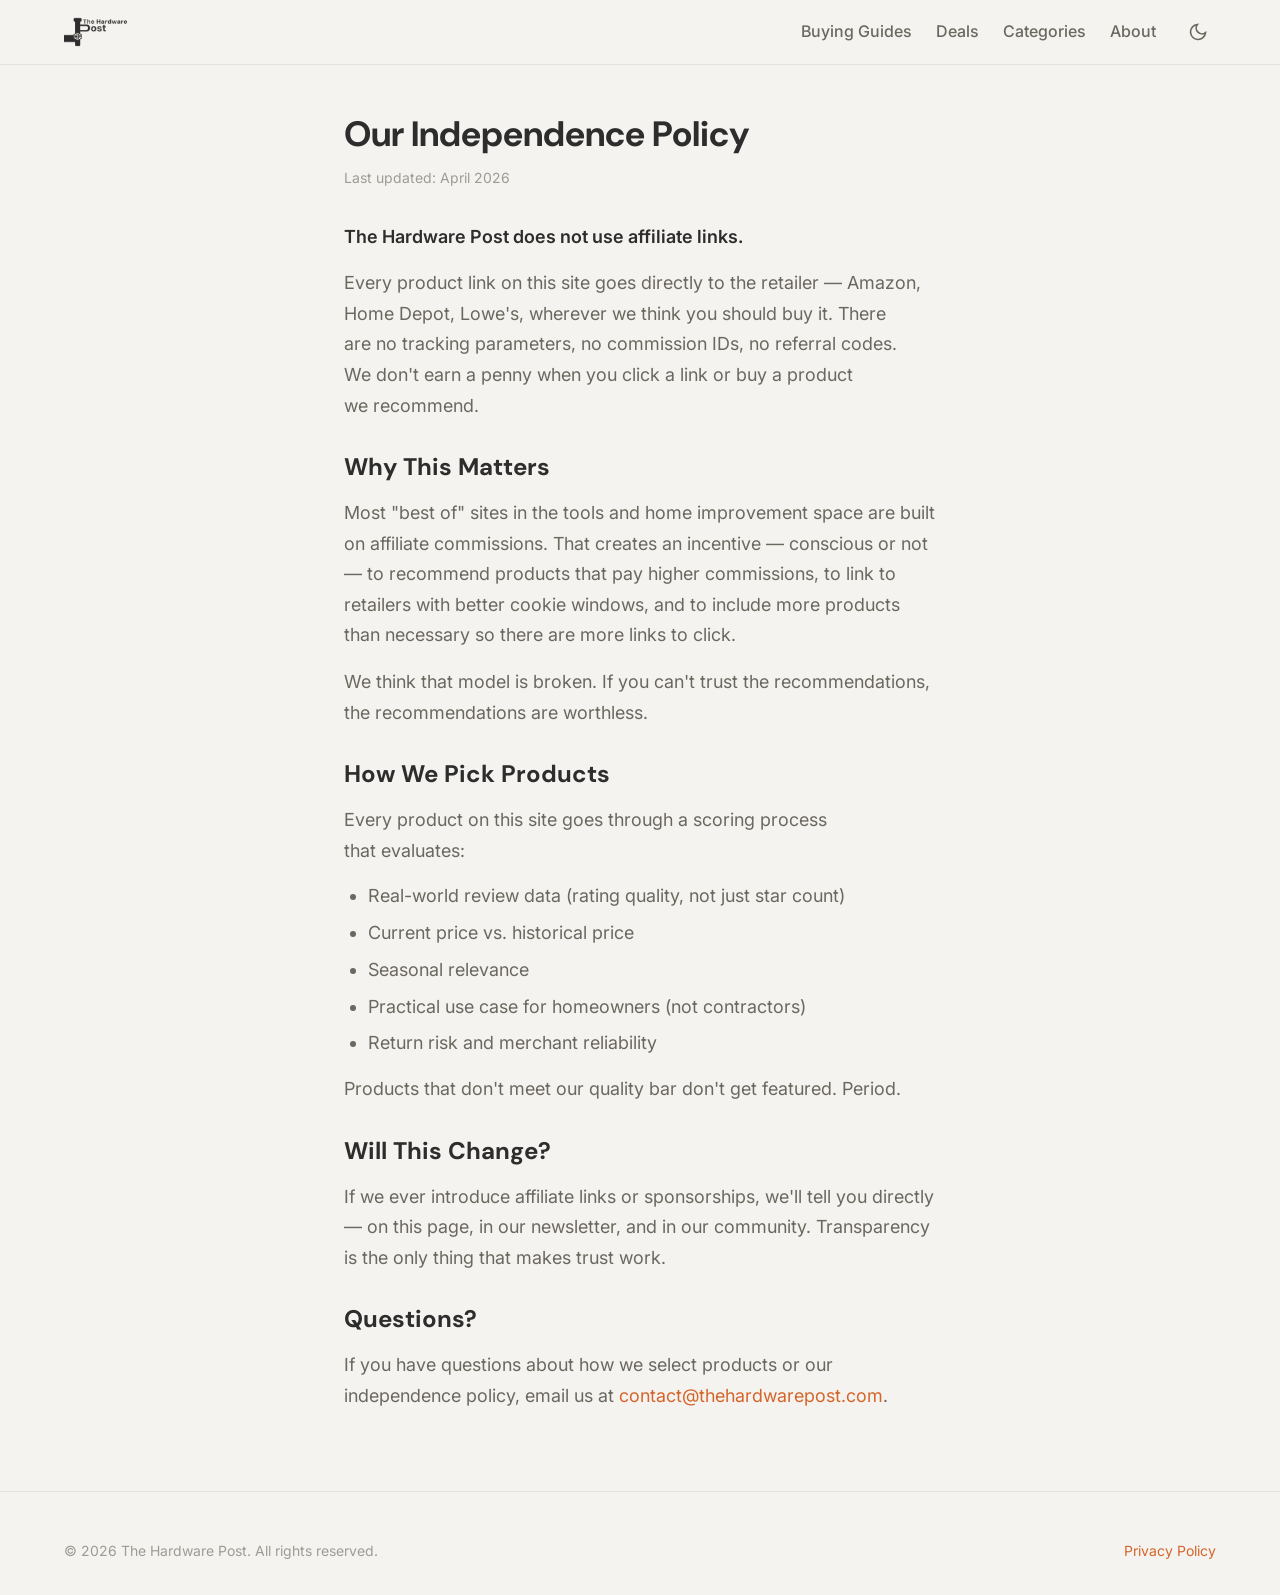
<file: affiliate-disclosure.html>
<!DOCTYPE html>
<html lang="en">
<head>
  <meta charset="UTF-8">
  <meta name="viewport" content="width=device-width, initial-scale=1.0">
  <title>Affiliate Disclosure — The Hardware Post</title>
  <meta name="description" content="How The Hardware Post makes money through affiliate partnerships, and what that means for you.">
  <link rel="stylesheet" href="style.css">
<!-- Google tag (gtag.js) -->
  <script async src="https://www.googletagmanager.com/gtag/js?id=G-45VR59GWZ4"></script>
  <script>
    window.dataLayer = window.dataLayer || [];
    function gtag(){dataLayer.push(arguments);}
    gtag('js', new Date());
    gtag('config', 'G-45VR59GWZ4');
  </script>
</head>
<body>
  <header class="header" id="header">
    <div class="header__inner">
      <a href="/" class="header__logo">
        <img src="images/logo-header.png" alt="The Hardware Post" class="header__logo-img">
      </a>
      <nav class="header__nav" id="nav">
        <a href="/#guides">Buying Guides</a>
        <a href="/#deals">Deals</a>
        <a href="/#categories">Categories</a>
        <a href="/#about">About</a>
        <button class="theme-toggle" data-theme-toggle aria-label="Switch to dark mode">
          <svg width="20" height="20" viewBox="0 0 24 24" fill="none" stroke="currentColor" stroke-width="2"><path d="M21 12.79A9 9 0 1 1 11.21 3 7 7 0 0 0 21 12.79z"/></svg>
        </button>
      </nav>
      <button class="mobile-menu-btn" id="mobileMenuBtn" aria-label="Toggle menu">
        <svg width="24" height="24" viewBox="0 0 24 24" fill="none" stroke="currentColor" stroke-width="2" stroke-linecap="round"><path d="M3 12h18M3 6h18M3 18h18"/></svg>
      </button>
    </div>
  </header>

  <main>
    <section class="article-header">
      <div class="container container--narrow">
        <h1 class="article-header__title">Our Independence Policy</h1>
        <p class="article-header__meta">Last updated: April 2026</p>
      </div>
    </section>

    <section class="article-body">
      <div class="container container--narrow">
        <p><strong>The Hardware Post does not use affiliate links.</strong></p>
        <p>Every product link on this site goes directly to the retailer — Amazon, Home Depot, Lowe's, wherever we think you should buy it. There are no tracking parameters, no commission IDs, no referral codes. We don't earn a penny when you click a link or buy a product we recommend.</p>

        <h2>Why This Matters</h2>
        <p>Most "best of" sites in the tools and home improvement space are built on affiliate commissions. That creates an incentive — conscious or not — to recommend products that pay higher commissions, to link to retailers with better cookie windows, and to include more products than necessary so there are more links to click.</p>
        <p>We think that model is broken. If you can't trust the recommendations, the recommendations are worthless.</p>

        <h2>How We Pick Products</h2>
        <p>Every product on this site goes through a scoring process that evaluates:</p>
        <ul>
          <li>Real-world review data (rating quality, not just star count)</li>
          <li>Current price vs. historical price</li>
          <li>Seasonal relevance</li>
          <li>Practical use case for homeowners (not contractors)</li>
          <li>Return risk and merchant reliability</li>
        </ul>
        <p>Products that don't meet our quality bar don't get featured. Period.</p>

        <h2>Will This Change?</h2>
        <p>If we ever introduce affiliate links or sponsorships, we'll tell you directly — on this page, in our newsletter, and in our community. Transparency is the only thing that makes trust work.</p>

        <h2>Questions?</h2>
        <p>If you have questions about how we select products or our independence policy, email us at <a href="mailto:contact@thehardwarepost.com">contact@thehardwarepost.com</a>.</p>
      </div>
    </section>
  </main>

  <footer class="footer">
    <div class="container">
      <div class="footer__bottom" style="border-top: none; padding-top: 0;">
        <p>&copy; 2026 The Hardware Post. All rights reserved.</p>
        <p><a href="privacy-policy.html">Privacy Policy</a></p>
      </div>
    </div>
  </footer>

  <script>
    (function() {
      const t = document.querySelector('[data-theme-toggle]'), r = document.documentElement;
      let d = matchMedia('(prefers-color-scheme:dark)').matches ? 'dark' : 'light';
      r.setAttribute('data-theme', d);
      t && t.addEventListener('click', () => { d = d === 'dark' ? 'light' : 'dark'; r.setAttribute('data-theme', d); t.setAttribute('aria-label', 'Switch to ' + (d === 'dark' ? 'light' : 'dark') + ' mode'); t.innerHTML = d === 'dark' ? '<svg width="20" height="20" viewBox="0 0 24 24" fill="none" stroke="currentColor" stroke-width="2"><circle cx="12" cy="12" r="5"/><path d="M12 1v2M12 21v2M4.22 4.22l1.42 1.42M18.36 18.36l1.42 1.42M1 12h2M21 12h2M4.22 19.78l1.42-1.42M18.36 5.64l1.42-1.42"/></svg>' : '<svg width="20" height="20" viewBox="0 0 24 24" fill="none" stroke="currentColor" stroke-width="2"><path d="M21 12.79A9 9 0 1 1 11.21 3 7 7 0 0 0 21 12.79z"/></svg>'; });
    })();
    document.getElementById('mobileMenuBtn').addEventListener('click', () => { document.getElementById('nav').classList.toggle('active'); });
  </script>
</body>
</html>
</file>
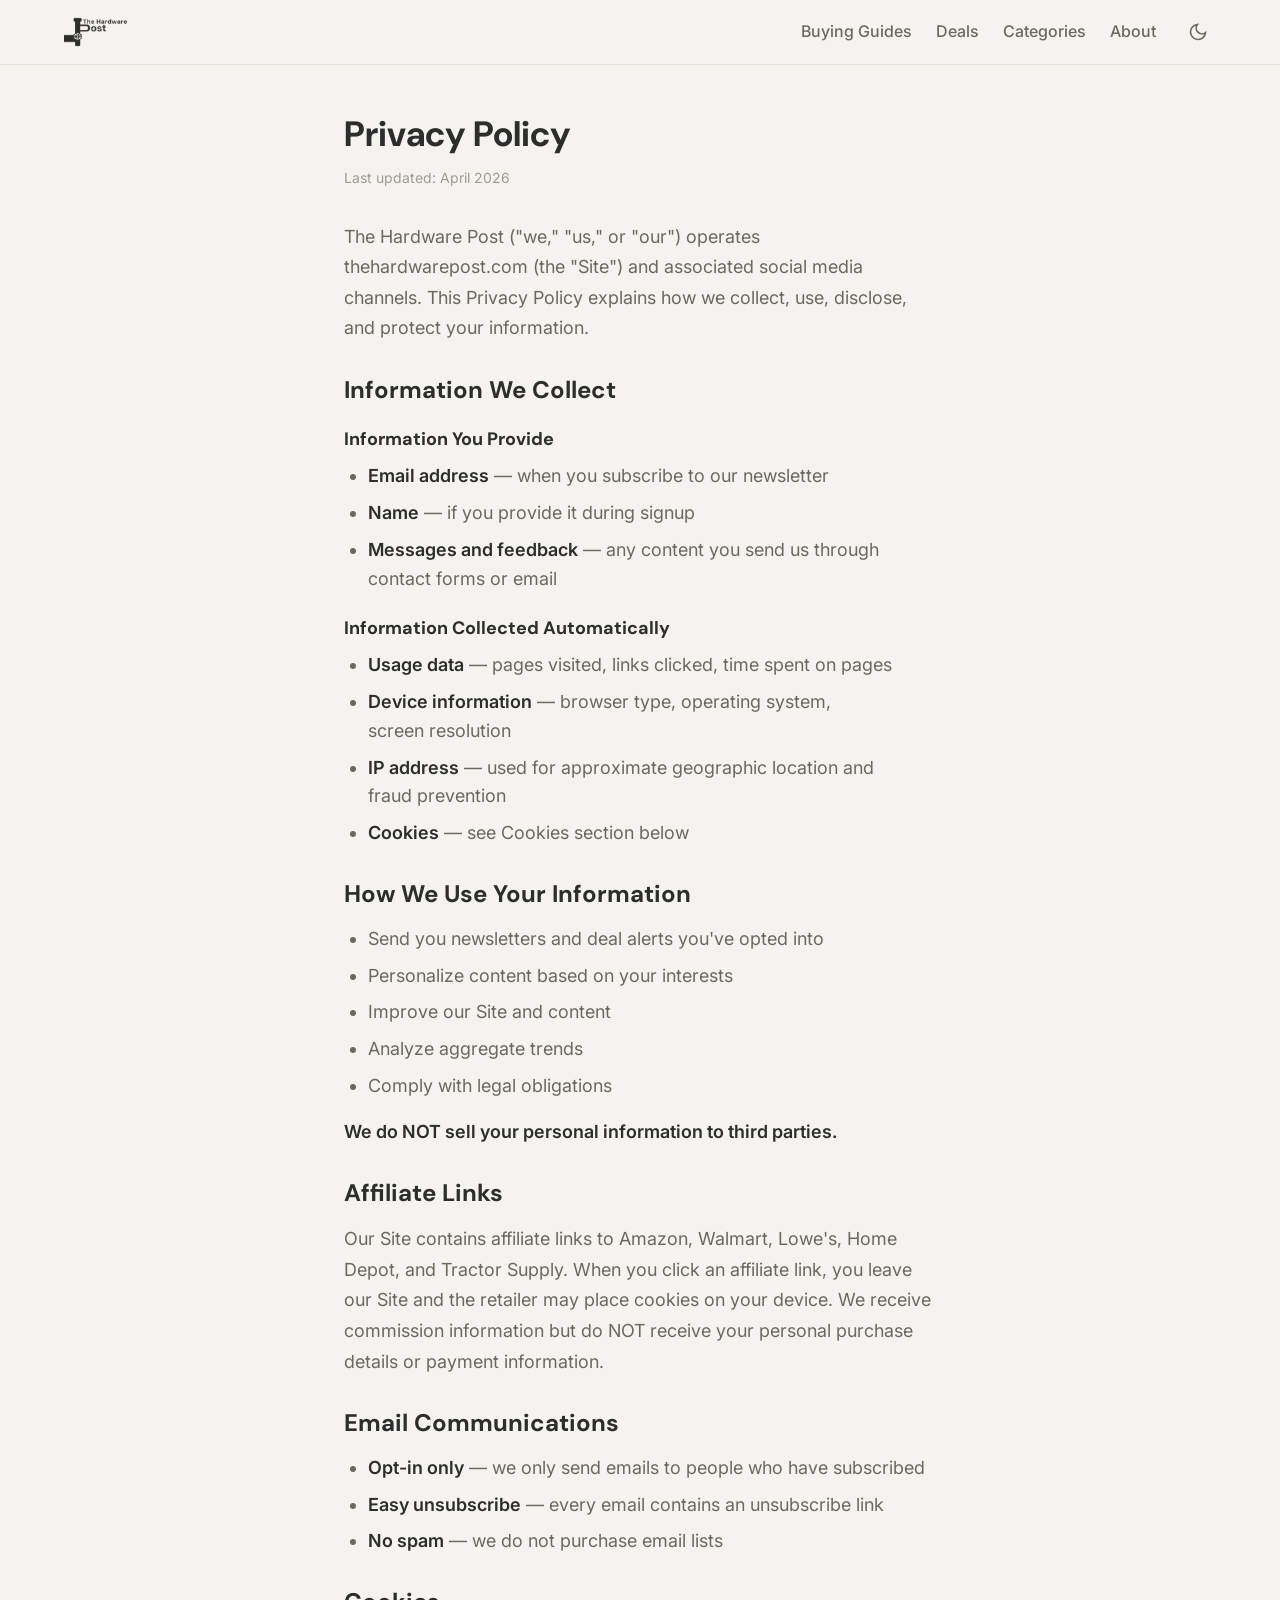
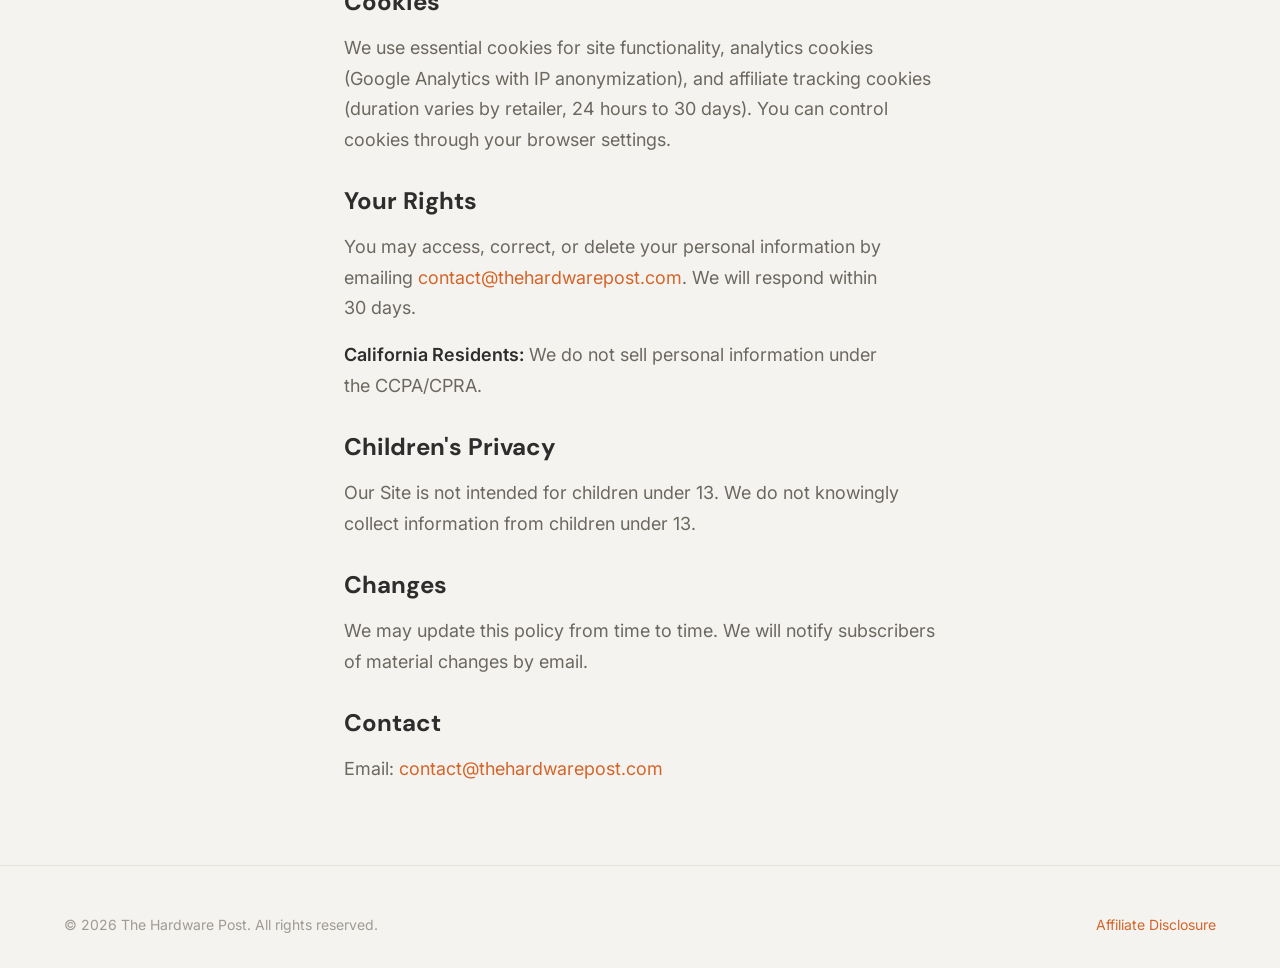
<file: privacy-policy.html>
<!DOCTYPE html>
<html lang="en">
<head>
  <meta charset="UTF-8">
  <meta name="viewport" content="width=device-width, initial-scale=1.0">
  <title>Privacy Policy — The Hardware Post</title>
  <meta name="description" content="How The Hardware Post collects, uses, and protects your information.">
  <link rel="stylesheet" href="style.css">
<!-- Google tag (gtag.js) -->
  <script async src="https://www.googletagmanager.com/gtag/js?id=G-45VR59GWZ4"></script>
  <script>
    window.dataLayer = window.dataLayer || [];
    function gtag(){dataLayer.push(arguments);}
    gtag('js', new Date());
    gtag('config', 'G-45VR59GWZ4');
  </script>
</head>
<body>
  <header class="header" id="header">
    <div class="header__inner">
      <a href="/" class="header__logo">
        <img src="images/logo-header.png" alt="The Hardware Post" class="header__logo-img">
      </a>
      <nav class="header__nav" id="nav">
        <a href="/#guides">Buying Guides</a>
        <a href="/#deals">Deals</a>
        <a href="/#categories">Categories</a>
        <a href="/#about">About</a>
        <button class="theme-toggle" data-theme-toggle aria-label="Switch to dark mode">
          <svg width="20" height="20" viewBox="0 0 24 24" fill="none" stroke="currentColor" stroke-width="2"><path d="M21 12.79A9 9 0 1 1 11.21 3 7 7 0 0 0 21 12.79z"/></svg>
        </button>
      </nav>
      <button class="mobile-menu-btn" id="mobileMenuBtn" aria-label="Toggle menu">
        <svg width="24" height="24" viewBox="0 0 24 24" fill="none" stroke="currentColor" stroke-width="2" stroke-linecap="round"><path d="M3 12h18M3 6h18M3 18h18"/></svg>
      </button>
    </div>
  </header>

  <main>
    <section class="article-header">
      <div class="container container--narrow">
        <h1 class="article-header__title">Privacy Policy</h1>
        <p class="article-header__meta">Last updated: April 2026</p>
      </div>
    </section>

    <section class="article-body">
      <div class="container container--narrow">
        <p>The Hardware Post ("we," "us," or "our") operates thehardwarepost.com (the "Site") and associated social media channels. This Privacy Policy explains how we collect, use, disclose, and protect your information.</p>

        <h2>Information We Collect</h2>
        <h3>Information You Provide</h3>
        <ul>
          <li><strong>Email address</strong> — when you subscribe to our newsletter</li>
          <li><strong>Name</strong> — if you provide it during signup</li>
          <li><strong>Messages and feedback</strong> — any content you send us through contact forms or email</li>
        </ul>
        <h3>Information Collected Automatically</h3>
        <ul>
          <li><strong>Usage data</strong> — pages visited, links clicked, time spent on pages</li>
          <li><strong>Device information</strong> — browser type, operating system, screen resolution</li>
          <li><strong>IP address</strong> — used for approximate geographic location and fraud prevention</li>
          <li><strong>Cookies</strong> — see Cookies section below</li>
        </ul>

        <h2>How We Use Your Information</h2>
        <ul>
          <li>Send you newsletters and deal alerts you've opted into</li>
          <li>Personalize content based on your interests</li>
          <li>Improve our Site and content</li>
          <li>Analyze aggregate trends</li>
          <li>Comply with legal obligations</li>
        </ul>
        <p><strong>We do NOT sell your personal information to third parties.</strong></p>

        <h2>Affiliate Links</h2>
        <p>Our Site contains affiliate links to Amazon, Walmart, Lowe's, Home Depot, and Tractor Supply. When you click an affiliate link, you leave our Site and the retailer may place cookies on your device. We receive commission information but do NOT receive your personal purchase details or payment information.</p>

        <h2>Email Communications</h2>
        <ul>
          <li><strong>Opt-in only</strong> — we only send emails to people who have subscribed</li>
          <li><strong>Easy unsubscribe</strong> — every email contains an unsubscribe link</li>
          <li><strong>No spam</strong> — we do not purchase email lists</li>
        </ul>

        <h2>Cookies</h2>
        <p>We use essential cookies for site functionality, analytics cookies (Google Analytics with IP anonymization), and affiliate tracking cookies (duration varies by retailer, 24 hours to 30 days). You can control cookies through your browser settings.</p>

        <h2>Your Rights</h2>
        <p>You may access, correct, or delete your personal information by emailing <a href="mailto:contact@thehardwarepost.com">contact@thehardwarepost.com</a>. We will respond within 30 days.</p>
        <p><strong>California Residents:</strong> We do not sell personal information under the CCPA/CPRA.</p>

        <h2>Children's Privacy</h2>
        <p>Our Site is not intended for children under 13. We do not knowingly collect information from children under 13.</p>

        <h2>Changes</h2>
        <p>We may update this policy from time to time. We will notify subscribers of material changes by email.</p>

        <h2>Contact</h2>
        <p>Email: <a href="mailto:contact@thehardwarepost.com">contact@thehardwarepost.com</a></p>
      </div>
    </section>
  </main>

  <footer class="footer">
    <div class="container">
      <div class="footer__bottom" style="border-top: none; padding-top: 0;">
        <p>&copy; 2026 The Hardware Post. All rights reserved.</p>
        <p><a href="affiliate-disclosure.html">Affiliate Disclosure</a></p>
      </div>
    </div>
  </footer>

  <script>
    (function() {
      const t = document.querySelector('[data-theme-toggle]'), r = document.documentElement;
      let d = matchMedia('(prefers-color-scheme:dark)').matches ? 'dark' : 'light';
      r.setAttribute('data-theme', d);
      t && t.addEventListener('click', () => { d = d === 'dark' ? 'light' : 'dark'; r.setAttribute('data-theme', d); t.setAttribute('aria-label', 'Switch to ' + (d === 'dark' ? 'light' : 'dark') + ' mode'); t.innerHTML = d === 'dark' ? '<svg width="20" height="20" viewBox="0 0 24 24" fill="none" stroke="currentColor" stroke-width="2"><circle cx="12" cy="12" r="5"/><path d="M12 1v2M12 21v2M4.22 4.22l1.42 1.42M18.36 18.36l1.42 1.42M1 12h2M21 12h2M4.22 19.78l1.42-1.42M18.36 5.64l1.42-1.42"/></svg>' : '<svg width="20" height="20" viewBox="0 0 24 24" fill="none" stroke="currentColor" stroke-width="2"><path d="M21 12.79A9 9 0 1 1 11.21 3 7 7 0 0 0 21 12.79z"/></svg>'; });
    })();
    document.getElementById('mobileMenuBtn').addEventListener('click', () => { document.getElementById('nav').classList.toggle('active'); });
  </script>
</body>
</html>
</file>
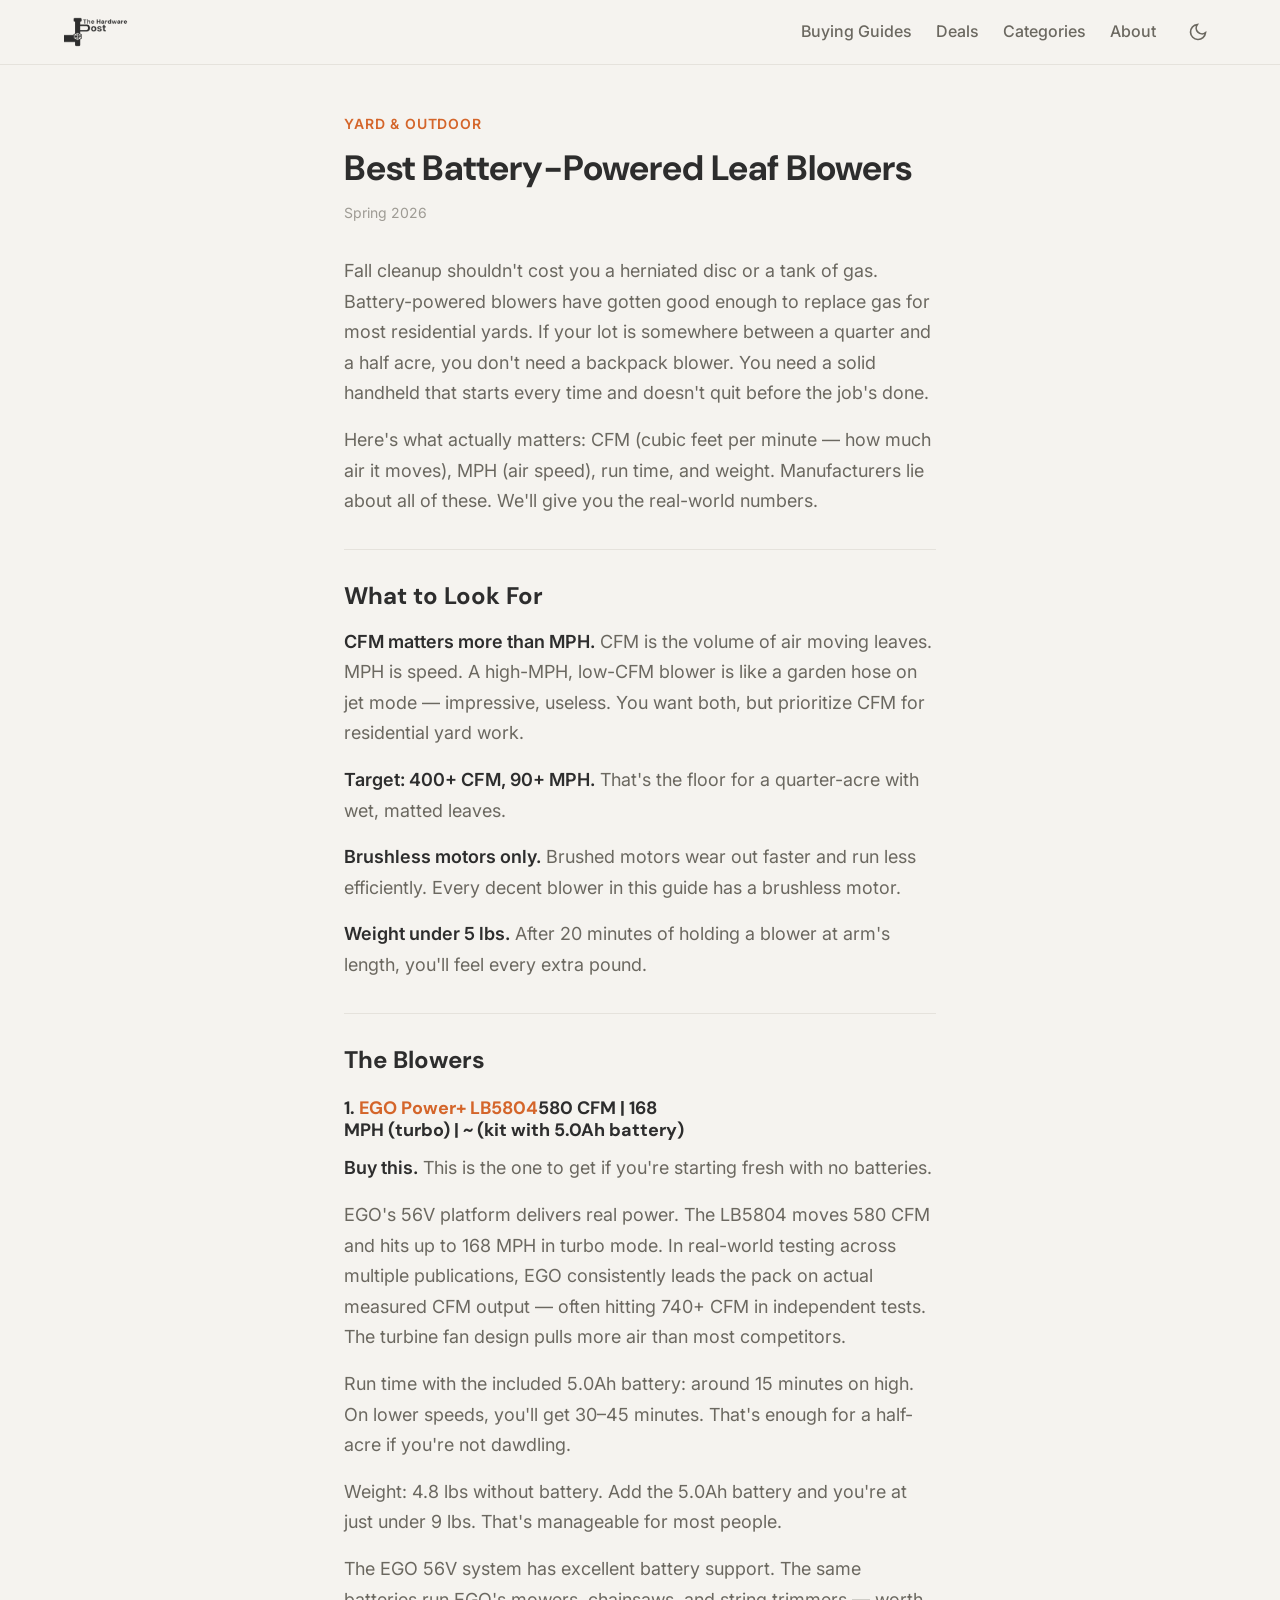
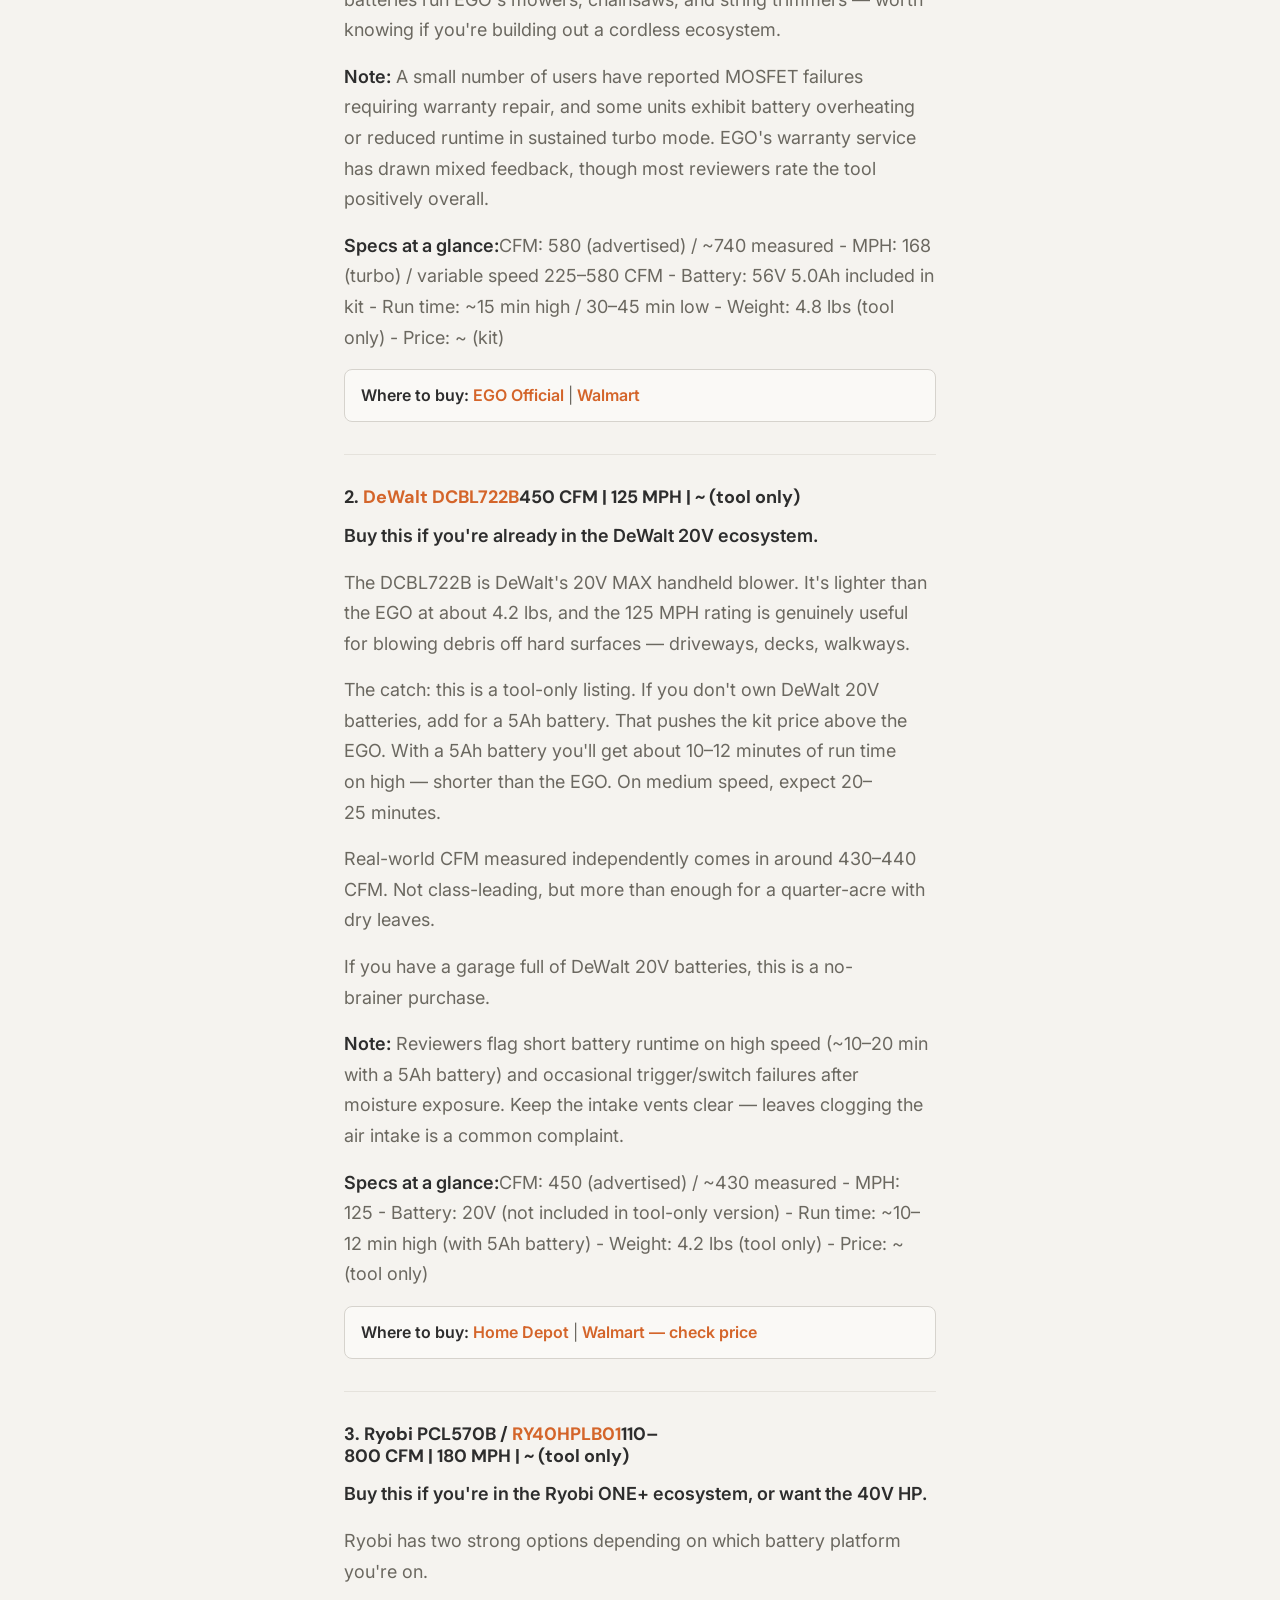
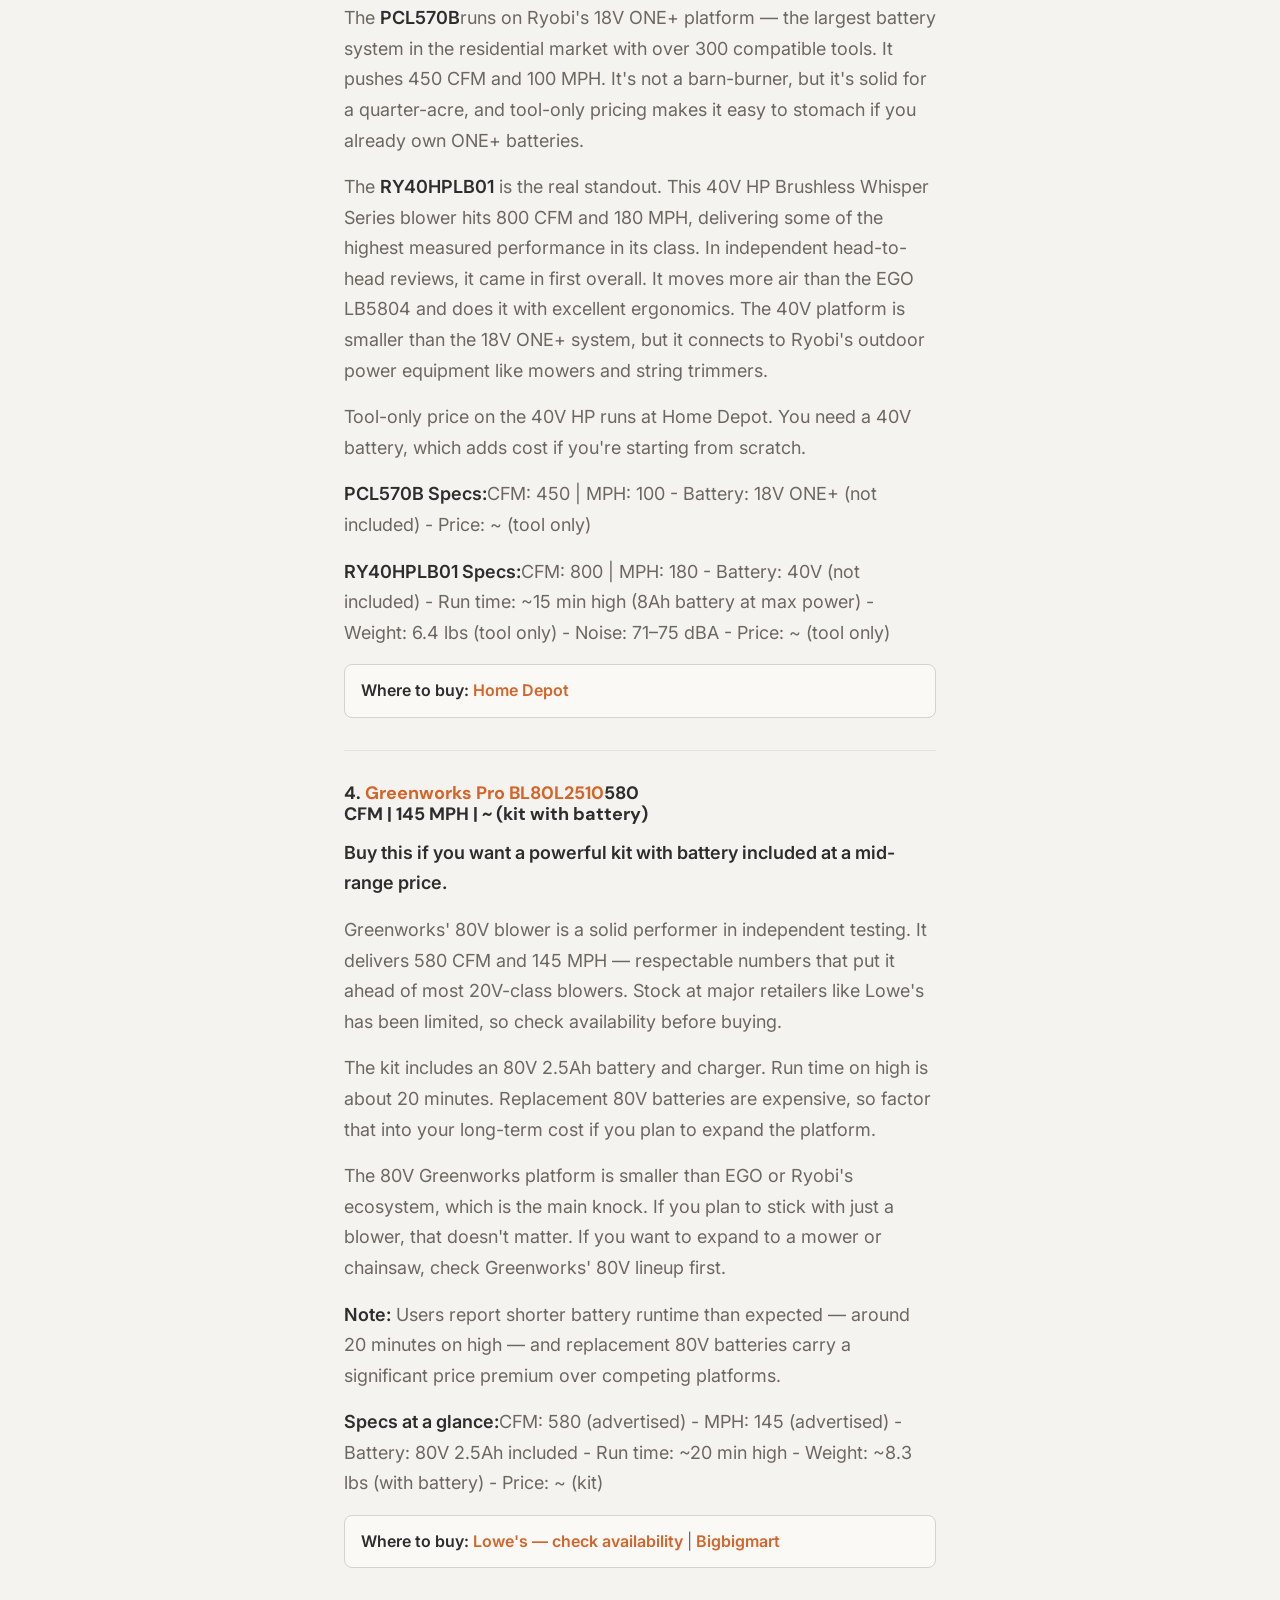
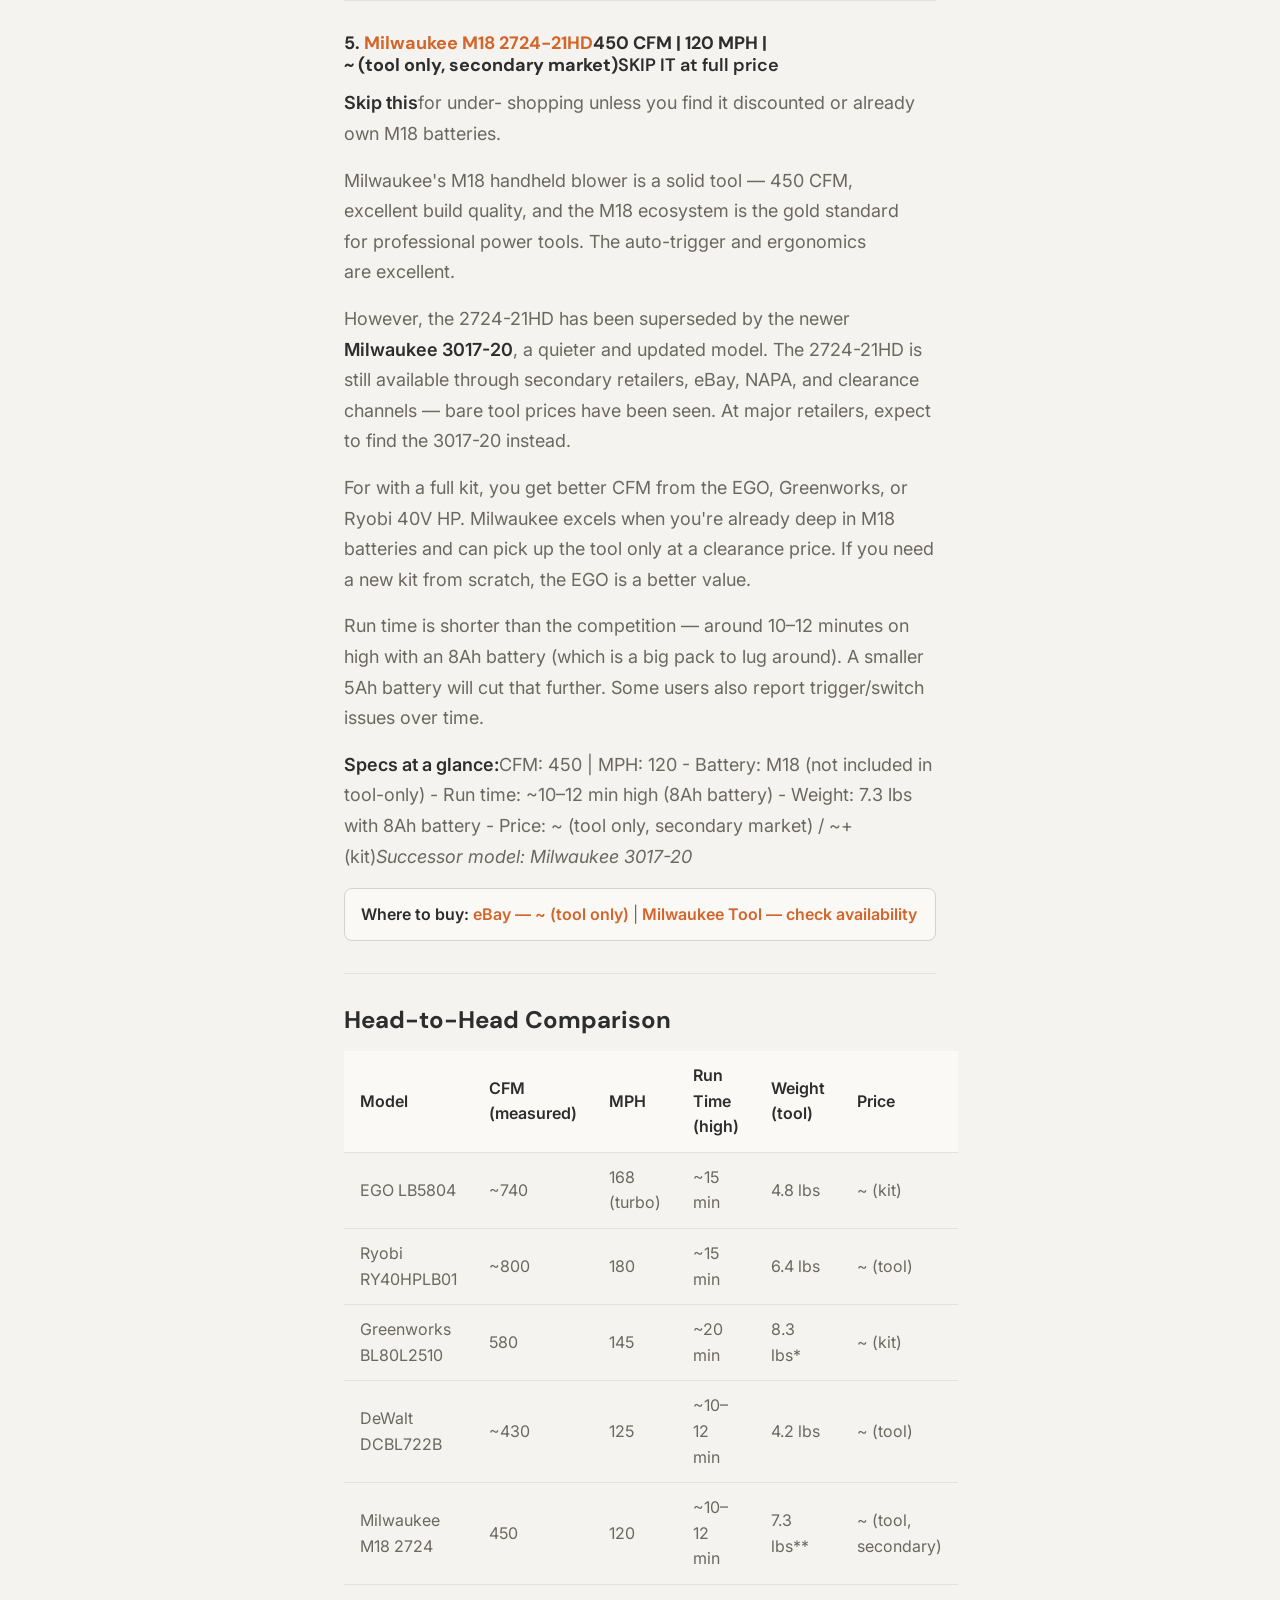
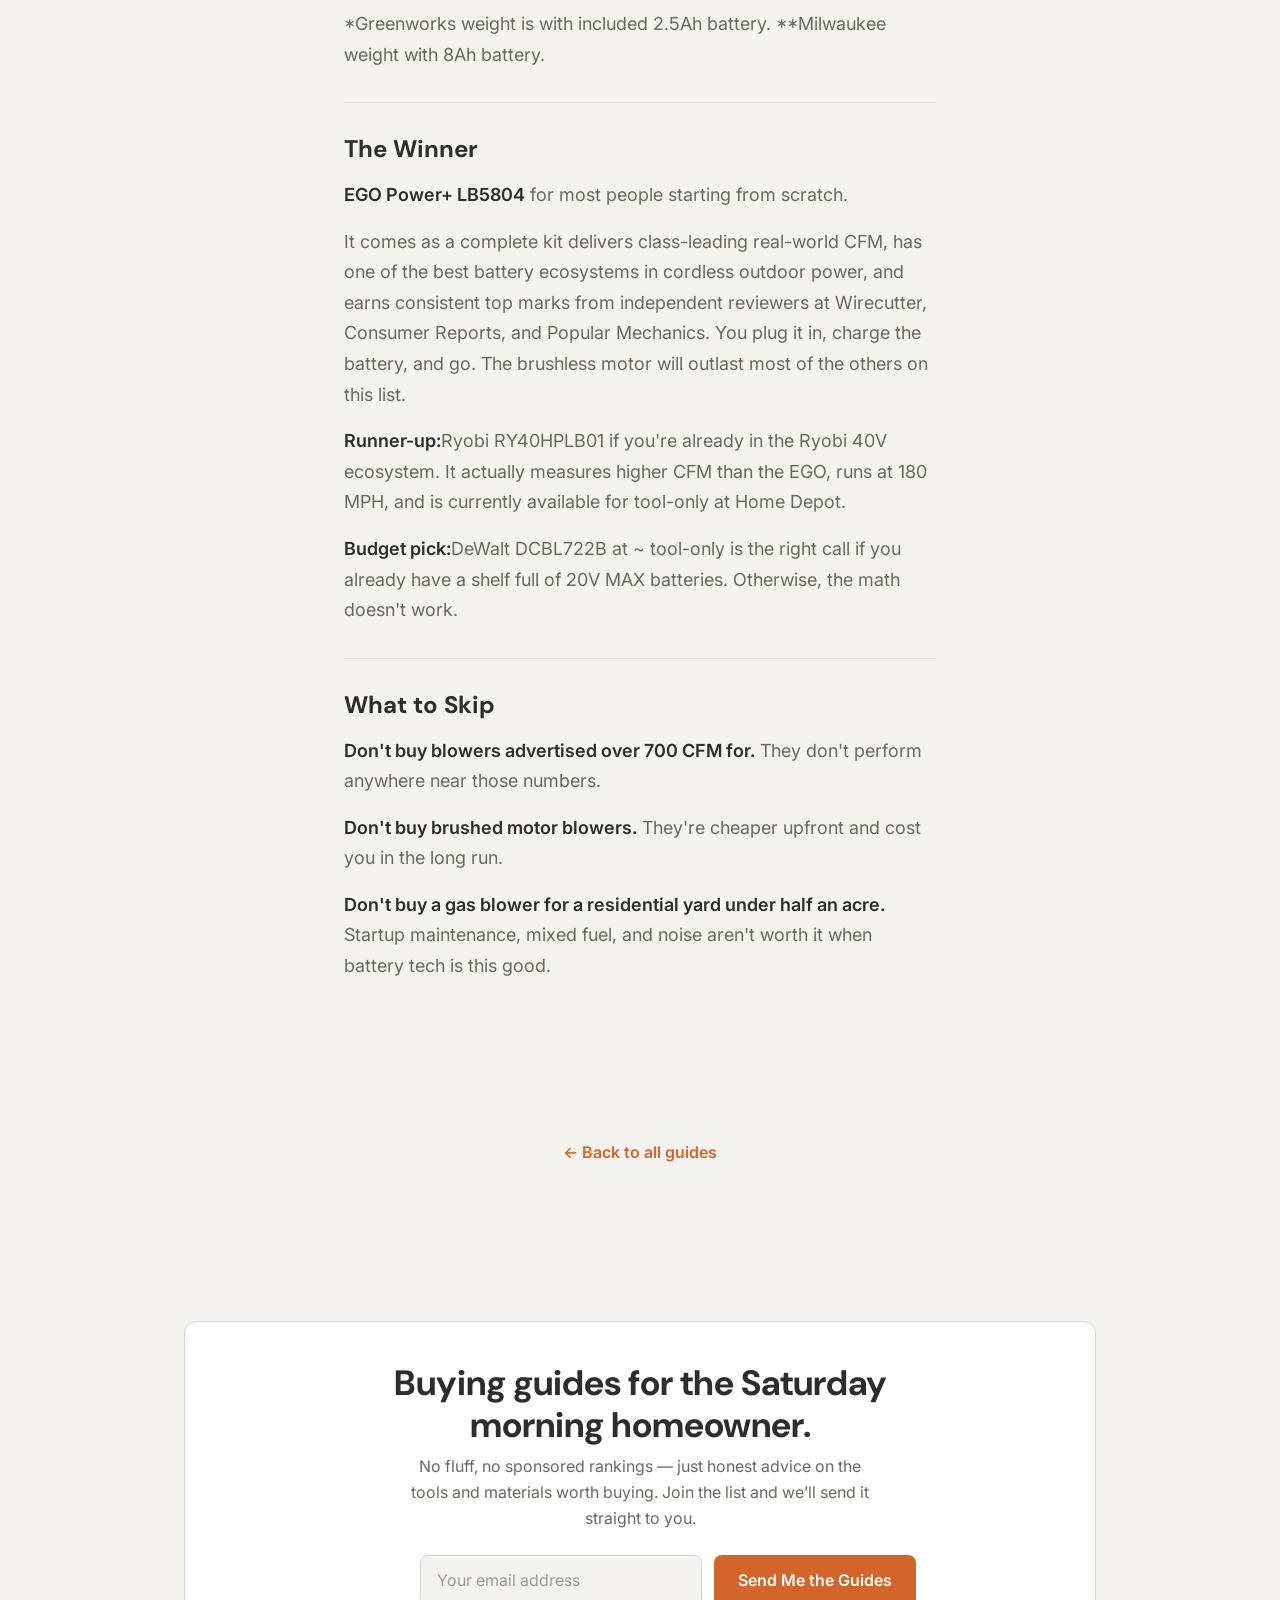
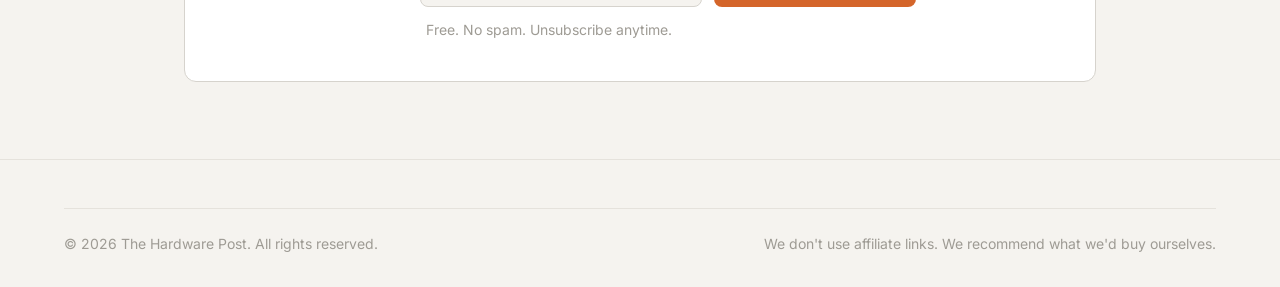
<file: articles/best-battery-leaf-blowers.html>
<!DOCTYPE html>

<html lang="en">
<head>
<meta charset="utf-8"/>
<meta content="width=device-width, initial-scale=1.0" name="viewport"/>
<title>Best Battery-Powered Leaf Blowers — The Hardware Post</title>
<meta content="Five cordless blowers tested against real yards. One clear winner for most homeowners." name="description"/>
<meta content="Best Battery-Powered Leaf Blowers — The Hardware Post" property="og:title"/>
<meta content="Five cordless blowers tested against real yards. One clear winner for most homeowners." property="og:description"/>
<meta content="article" property="og:type"/>
<link href="../style.css" rel="stylesheet"/>
<!-- Google tag (gtag.js) -->
<script async="" src="https://www.googletagmanager.com/gtag/js?id=G-45VR59GWZ4"></script>
<script>
    window.dataLayer = window.dataLayer || [];
    function gtag(){dataLayer.push(arguments);}
    gtag('js', new Date());
    gtag('config', 'G-45VR59GWZ4');
  </script>
</head>
<body>
<header class="header" id="header">
<div class="header__inner">
<a class="header__logo" href="../">
<img alt="The Hardware Post" class="header__logo-img" src="../images/logo-header.png"/>
</a>
<nav class="header__nav" id="nav">
<a href="../#guides">Buying Guides</a>
<a href="../#deals">Deals</a>
<a href="../#categories">Categories</a>
<a href="../#about">About</a>
<button aria-label="Switch to dark mode" class="theme-toggle" data-theme-toggle="">
<svg fill="none" height="20" stroke="currentColor" stroke-width="2" viewbox="0 0 24 24" width="20"><path d="M21 12.79A9 9 0 1 1 11.21 3 7 7 0 0 0 21 12.79z"></path></svg>
</button>
</nav>
<button aria-label="Toggle menu" class="mobile-menu-btn" id="mobileMenuBtn">
<svg fill="none" height="24" stroke="currentColor" stroke-linecap="round" stroke-width="2" viewbox="0 0 24 24" width="24"><path d="M3 12h18M3 6h18M3 18h18"></path></svg>
</button>
</div>
</header>
<main>
<article>
<section class="article-header">
<div class="container container--narrow">
<p class="article-header__tag">Yard &amp; Outdoor</p>
<h1 class="article-header__title">Best Battery-Powered Leaf Blowers</h1>
<p class="article-header__meta">Spring 2026</p>
</div>
</section>
<section class="article-body">
<div class="container container--narrow">
<p>Fall cleanup shouldn't cost you a herniated disc or a tank of gas. Battery-powered blowers have gotten good enough to replace gas for most residential yards. If your lot is somewhere between a quarter and a half acre, you don't need a backpack blower. You need a solid handheld that starts every time and doesn't quit before the job's done.</p>
<p>Here's what actually matters: CFM (cubic feet per minute — how much air it moves), MPH (air speed), run time, and weight. Manufacturers lie about all of these. We'll give you the real-world numbers.</p>
<hr/>
<h2>What to Look For</h2>
<p><strong>CFM matters more than MPH.</strong> CFM is the volume of air moving leaves. MPH is speed. A high-MPH, low-CFM blower is like a garden hose on jet mode — impressive, useless. You want both, but prioritize CFM for residential yard work.</p>
<p><strong>Target: 400+ CFM, 90+ MPH.</strong> That's the floor for a quarter-acre with wet, matted leaves.</p>
<p><strong>Brushless motors only.</strong> Brushed motors wear out faster and run less efficiently. Every decent blower in this guide has a brushless motor.</p>
<p><strong>Weight under 5 lbs.</strong> After 20 minutes of holding a blower at arm's length, you'll feel every extra pound.</p>
<hr/>
<h2>The Blowers</h2>
<h3>1. <a href="https://egopowerplus.com/blower-580cfm/">EGO Power+ LB5804</a>580 CFM | 168 MPH (turbo) | ~ (kit with 5.0Ah battery)</h3>
<p><strong>Buy this.</strong> This is the one to get if you're starting fresh with no batteries.</p>
<p>EGO's 56V platform delivers real power. The LB5804 moves 580 CFM and hits up to 168 MPH in turbo mode. In real-world testing across multiple publications, EGO consistently leads the pack on actual measured CFM output — often hitting 740+ CFM in independent tests. The turbine fan design pulls more air than most competitors.</p>
<p>Run time with the included 5.0Ah battery: around 15 minutes on high. On lower speeds, you'll get 30–45 minutes. That's enough for a half-acre if you're not dawdling.</p>
<p>Weight: 4.8 lbs without battery. Add the 5.0Ah battery and you're at just under 9 lbs. That's manageable for most people.</p>
<p>The EGO 56V system has excellent battery support. The same batteries run EGO's mowers, chainsaws, and string trimmers — worth knowing if you're building out a cordless ecosystem.</p>
<p><strong>Note:</strong> A small number of users have reported MOSFET failures requiring warranty repair, and some units exhibit battery overheating or reduced runtime in sustained turbo mode. EGO's warranty service has drawn mixed feedback, though most reviewers rate the tool positively overall.</p>
<p><strong>Specs at a glance:</strong>CFM: 580 (advertised) / ~740 measured
- MPH: 168 (turbo) / variable speed 225–580 CFM
- Battery: 56V 5.0Ah included in kit
- Run time: ~15 min high / 30–45 min low
- Weight: 4.8 lbs (tool only)
- Price: ~ (kit)</p>
<p class="where-to-buy"><strong>Where to buy:</strong> <a href="https://egopowerplus.com/blower-580cfm/">EGO Official</a> | <a href="https://www.walmart.com/ip/Ego-Leaf-Blower-Handheld-15-98-lb-Weight-LB5804/715584290">Walmart</a></p>
<hr/>
<h3>2. <a href="https://www.homedepot.com/p/DEWALT-20V-MAX-125-MPH-450-CFM-Brushless-Cordless-Handheld-Leaf-Blower-with-Concentrator-Nozzle-Tool-Only-DCBL722B/311471031">DeWalt DCBL722B</a>450 CFM | 125 MPH | ~ (tool only)</h3>
<p><strong>Buy this if you're already in the DeWalt 20V ecosystem.</strong></p>
<p>The DCBL722B is DeWalt's 20V MAX handheld blower. It's lighter than the EGO at about 4.2 lbs, and the 125 MPH rating is genuinely useful for blowing debris off hard surfaces — driveways, decks, walkways.</p>
<p>The catch: this is a tool-only listing. If you don't own DeWalt 20V batteries, add for a 5Ah battery. That pushes the kit price above the EGO. With a 5Ah battery you'll get about 10–12 minutes of run time on high — shorter than the EGO. On medium speed, expect 20–25 minutes.</p>
<p>Real-world CFM measured independently comes in around 430–440 CFM. Not class-leading, but more than enough for a quarter-acre with dry leaves.</p>
<p>If you have a garage full of DeWalt 20V batteries, this is a no-brainer purchase.</p>
<p><strong>Note:</strong> Reviewers flag short battery runtime on high speed (~10–20 min with a 5Ah battery) and occasional trigger/switch failures after moisture exposure. Keep the intake vents clear — leaves clogging the air intake is a common complaint.</p>
<p><strong>Specs at a glance:</strong>CFM: 450 (advertised) / ~430 measured
- MPH: 125
- Battery: 20V (not included in tool-only version)
- Run time: ~10–12 min high (with 5Ah battery)
- Weight: 4.2 lbs (tool only)
- Price: ~ (tool only)</p>
<p class="where-to-buy"><strong>Where to buy:</strong> <a href="https://www.homedepot.com/p/DEWALT-20V-MAX-125-MPH-450-CFM-Brushless-Cordless-Handheld-Leaf-Blower-with-Concentrator-Nozzle-Tool-Only-DCBL722B/311471031">Home Depot</a> | <a href="https://www.walmart.com/ip/DEWALT-DCBL722B-90-MPH-at-400-CFM-5-Ah-20V-Max-XR-Battery-Powered-Handheld-Leaf-Blower/1618543596">Walmart — check price</a></p>
<hr/>
<h3>3. Ryobi PCL570B / <a href="https://www.homedepot.com/p/RYOBI-40V-HP-Brushless-Whisper-Series-180-MPH-800-CFM-Cordless-Battery-Leaf-Blower-Tool-Only-RY40HPLB01B/334570740">RY40HPLB01</a>110–800 CFM | 180 MPH | ~ (tool only)</h3>
<p><strong>Buy this if you're in the Ryobi ONE+ ecosystem, or want the 40V HP.</strong></p>
<p>Ryobi has two strong options depending on which battery platform you're on.</p>
<p>The <strong>PCL570B</strong>runs on Ryobi's 18V ONE+ platform — the largest battery system in the residential market with over 300 compatible tools. It pushes 450 CFM and 100 MPH. It's not a barn-burner, but it's solid for a quarter-acre, and tool-only pricing makes it easy to stomach if you already own ONE+ batteries.</p>
<p>The <strong>RY40HPLB01</strong> is the real standout. This 40V HP Brushless Whisper Series blower hits 800 CFM and 180 MPH, delivering some of the highest measured performance in its class. In independent head-to-head reviews, it came in first overall. It moves more air than the EGO LB5804 and does it with excellent ergonomics. The 40V platform is smaller than the 18V ONE+ system, but it connects to Ryobi's outdoor power equipment like mowers and string trimmers.</p>
<p>Tool-only price on the 40V HP runs at Home Depot. You need a 40V battery, which adds cost if you're starting from scratch.</p>
<p><strong>PCL570B Specs:</strong>CFM: 450 | MPH: 100
- Battery: 18V ONE+ (not included)
- Price: ~ (tool only)</p>
<p><strong>RY40HPLB01 Specs:</strong>CFM: 800 | MPH: 180
- Battery: 40V (not included)
- Run time: ~15 min high (8Ah battery at max power)
- Weight: 6.4 lbs (tool only)
- Noise: 71–75 dBA
- Price: ~ (tool only)</p>
<p class="where-to-buy"><strong>Where to buy:</strong> <a href="https://www.homedepot.com/p/RYOBI-40V-HP-Brushless-Whisper-Series-180-MPH-800-CFM-Cordless-Battery-Leaf-Blower-Tool-Only-RY40HPLB01B/334570740">Home Depot</a></p>
<hr/>
<h3>4. <a href="https://www.lowes.com/pd/Greenworks-Pro-80-volt-Max-580-CFM-145-MPH-Battery-Handheld-Leaf-Blower-2-5-Ah-Battery-and-Charger-Included/5013832285">Greenworks Pro BL80L2510</a>580 CFM | 145 MPH | ~ (kit with battery)</h3>
<p><strong>Buy this if you want a powerful kit with battery included at a mid-range price.</strong></p>
<p>Greenworks' 80V blower is a solid performer in independent testing. It delivers 580 CFM and 145 MPH — respectable numbers that put it ahead of most 20V-class blowers. Stock at major retailers like Lowe's has been limited, so check availability before buying.</p>
<p>The kit includes an 80V 2.5Ah battery and charger. Run time on high is about 20 minutes. Replacement 80V batteries are expensive, so factor that into your long-term cost if you plan to expand the platform.</p>
<p>The 80V Greenworks platform is smaller than EGO or Ryobi's ecosystem, which is the main knock. If you plan to stick with just a blower, that doesn't matter. If you want to expand to a mower or chainsaw, check Greenworks' 80V lineup first.</p>
<p><strong>Note:</strong> Users report shorter battery runtime than expected — around 20 minutes on high — and replacement 80V batteries carry a significant price premium over competing platforms.</p>
<p><strong>Specs at a glance:</strong>CFM: 580 (advertised)
- MPH: 145 (advertised)
- Battery: 80V 2.5Ah included
- Run time: ~20 min high
- Weight: ~8.3 lbs (with battery)
- Price: ~ (kit)</p>
<p class="where-to-buy"><strong>Where to buy:</strong> <a href="https://www.lowes.com/pd/Greenworks-Pro-80-volt-Max-580-CFM-145-MPH-Battery-Handheld-Leaf-Blower-2-5-Ah-Battery-and-Charger-Included/5013832285">Lowe's — check availability</a> | <a href="https://bigbigmart.com/product/greenworks-bl80l2510-80v-145-mph-580-cfm-75-compatible-tools-cordless-brushless-axial-leaf-blower-2-5ah-battery-and-charger-included/">Bigbigmart</a></p>
<hr/>
<h3>5. <a href="https://www.milwaukeetool.com/products/details/m18-fuel-blower-kit/2724-21hd">Milwaukee M18 2724-21HD</a>450 CFM | 120 MPH | ~ (tool only, secondary market)<strong>SKIP IT at full price</strong></h3>
<p><strong>Skip this</strong>for under- shopping unless you find it discounted or already own M18 batteries.</p>
<p>Milwaukee's M18 handheld blower is a solid tool — 450 CFM, excellent build quality, and the M18 ecosystem is the gold standard for professional power tools. The auto-trigger and ergonomics are excellent.</p>
<p>However, the 2724-21HD has been superseded by the newer <strong>Milwaukee 3017-20</strong>, a quieter and updated model. The 2724-21HD is still available through secondary retailers, eBay, NAPA, and clearance channels — bare tool prices have been seen. At major retailers, expect to find the 3017-20 instead.</p>
<p>For with a full kit, you get better CFM from the EGO, Greenworks, or Ryobi 40V HP. Milwaukee excels when you're already deep in M18 batteries and can pick up the tool only at a clearance price. If you need a new kit from scratch, the EGO is a better value.</p>
<p>Run time is shorter than the competition — around 10–12 minutes on high with an 8Ah battery (which is a big pack to lug around). A smaller 5Ah battery will cut that further. Some users also report trigger/switch issues over time.</p>
<p><strong>Specs at a glance:</strong>CFM: 450 | MPH: 120
- Battery: M18 (not included in tool-only)
- Run time: ~10–12 min high (8Ah battery)
- Weight: 7.3 lbs with 8Ah battery
- Price: ~ (tool only, secondary market) / ~+ (kit)<em>Successor model: Milwaukee 3017-20</em></p>
<p class="where-to-buy"><strong>Where to buy:</strong> <a href="https://www.ebay.com/itm/394834007288">eBay — ~ (tool only)</a> | <a href="https://www.milwaukeetool.com/products/details/m18-fuel-blower-kit/2724-21hd">Milwaukee Tool — check availability</a></p>
<hr/>
<h2>Head-to-Head Comparison</h2>
<table>
<thead>
<tr>
<th>Model</th>
<th>CFM (measured)</th>
<th>MPH</th>
<th>Run Time (high)</th>
<th>Weight (tool)</th>
<th>Price</th>
</tr>
</thead>
<tbody>
<tr>
<td>EGO LB5804</td>
<td>~740</td>
<td>168 (turbo)</td>
<td>~15 min</td>
<td>4.8 lbs</td>
<td>~ (kit)</td>
</tr>
<tr>
<td>Ryobi RY40HPLB01</td>
<td>~800</td>
<td>180</td>
<td>~15 min</td>
<td>6.4 lbs</td>
<td>~ (tool)</td>
</tr>
<tr>
<td>Greenworks BL80L2510</td>
<td>580</td>
<td>145</td>
<td>~20 min</td>
<td>8.3 lbs*</td>
<td>~ (kit)</td>
</tr>
<tr>
<td>DeWalt DCBL722B</td>
<td>~430</td>
<td>125</td>
<td>~10–12 min</td>
<td>4.2 lbs</td>
<td>~ (tool)</td>
</tr>
<tr>
<td>Milwaukee M18 2724</td>
<td>450</td>
<td>120</td>
<td>~10–12 min</td>
<td>7.3 lbs**</td>
<td>~ (tool, secondary)</td>
</tr>
</tbody>
</table>
<p>*Greenworks weight is with included 2.5Ah battery. **Milwaukee weight with 8Ah battery.</p>
<hr/>
<h2>The Winner</h2>
<p><strong>EGO Power+ LB5804</strong> for most people starting from scratch.</p>
<p>It comes as a complete kit delivers class-leading real-world CFM, has one of the best battery ecosystems in cordless outdoor power, and earns consistent top marks from independent reviewers at Wirecutter, Consumer Reports, and Popular Mechanics. You plug it in, charge the battery, and go. The brushless motor will outlast most of the others on this list.</p>
<p><strong>Runner-up:</strong>Ryobi RY40HPLB01 if you're already in the Ryobi 40V ecosystem. It actually measures higher CFM than the EGO, runs at 180 MPH, and is currently available for tool-only at Home Depot.</p>
<p><strong>Budget pick:</strong>DeWalt DCBL722B at ~ tool-only is the right call if you already have a shelf full of 20V MAX batteries. Otherwise, the math doesn't work.</p>
<hr/>
<h2>What to Skip</h2>
<p><strong>Don't buy blowers advertised over 700 CFM for.</strong> They don't perform anywhere near those numbers.</p>
<p><strong>Don't buy brushed motor blowers.</strong> They're cheaper upfront and cost you in the long run.</p>
<p><strong>Don't buy a gas blower for a residential yard under half an acre.</strong> Startup maintenance, mixed fuel, and noise aren't worth it when battery tech is this good.</p>
</div>
</section>
</article>
<section class="section">
<div class="container container--narrow" style="text-align: center;">
<a href="../" style="font-weight: 600; font-size: var(--text-sm);">← Back to all guides</a>
</div>
</section>
<section class="section" id="newsletter">
<div class="container container--default">
<div class="newsletter">
<h2 class="newsletter__title">Buying guides for the Saturday morning homeowner.</h2>
<p class="newsletter__text">No fluff, no sponsored rankings — just honest advice on the tools and materials worth buying. Join the list and we’ll send it straight to you.</p>
<script src="https://f.convertkit.com/ckjs/ck.5.js"></script>
<form action="https://app.convertkit.com/forms/9332724/subscriptions" class="seva-form formkit-form" data-format="inline" data-sv-form="9332724" data-uid="83792e4516" data-version="5" method="post" min-width="400 500 600 700 800" style="max-width: 440px; margin: 0 auto;">
<div data-style="clean">
<ul class="formkit-alert formkit-alert-error" data-element="errors" data-group="alert" style="list-style: none; padding: 0; font-size: var(--text-xs); color: var(--color-warning);"></ul>
<div class="newsletter__form" data-element="fields" data-stacked="false">
<input aria-label="Email address" class="formkit-input newsletter__input" name="email_address" placeholder="Your email address" required="" type="email"/>
<button class="formkit-submit newsletter__btn" data-element="submit" type="submit">
<span>Send Me the Guides</span>
</button>
</div>
</div>
</form>
<p style="font-size: var(--text-xs); color: var(--color-text-muted); margin-top: var(--space-3);">Free. No spam. Unsubscribe anytime.</p>
</div>
</div>
</section>
</main>
<footer class="footer">
<div class="container">
<div class="footer__bottom">
<p>© 2026 The Hardware Post. All rights reserved.</p>
<p>We don't use affiliate links. We recommend what we'd buy ourselves.</p>
</div>
</div>
</footer>
<script>
    (function() {
      const t = document.querySelector('[data-theme-toggle]'), r = document.documentElement;
      let d = matchMedia('(prefers-color-scheme:dark)').matches ? 'dark' : 'light';
      r.setAttribute('data-theme', d);
      t && t.addEventListener('click', () => { d = d === 'dark' ? 'light' : 'dark'; r.setAttribute('data-theme', d); t.setAttribute('aria-label', 'Switch to ' + (d === 'dark' ? 'light' : 'dark') + ' mode'); t.innerHTML = d === 'dark' ? '<svg width="20" height="20" viewBox="0 0 24 24" fill="none" stroke="currentColor" stroke-width="2"><circle cx="12" cy="12" r="5"/><path d="M12 1v2M12 21v2M4.22 4.22l1.42 1.42M18.36 18.36l1.42 1.42M1 12h2M21 12h2M4.22 19.78l1.42-1.42M18.36 5.64l1.42-1.42"/></svg>' : '<svg width="20" height="20" viewBox="0 0 24 24" fill="none" stroke="currentColor" stroke-width="2"><path d="M21 12.79A9 9 0 1 1 11.21 3 7 7 0 0 0 21 12.79z"/></svg>'; });
    })();
    window.addEventListener('scroll', () => { document.getElementById('header').classList.toggle('header--scrolled', window.scrollY > 10); });
    document.getElementById('mobileMenuBtn').addEventListener('click', () => { document.getElementById('nav').classList.toggle('active'); });
    
  </script>
</body>
</html>
</file>
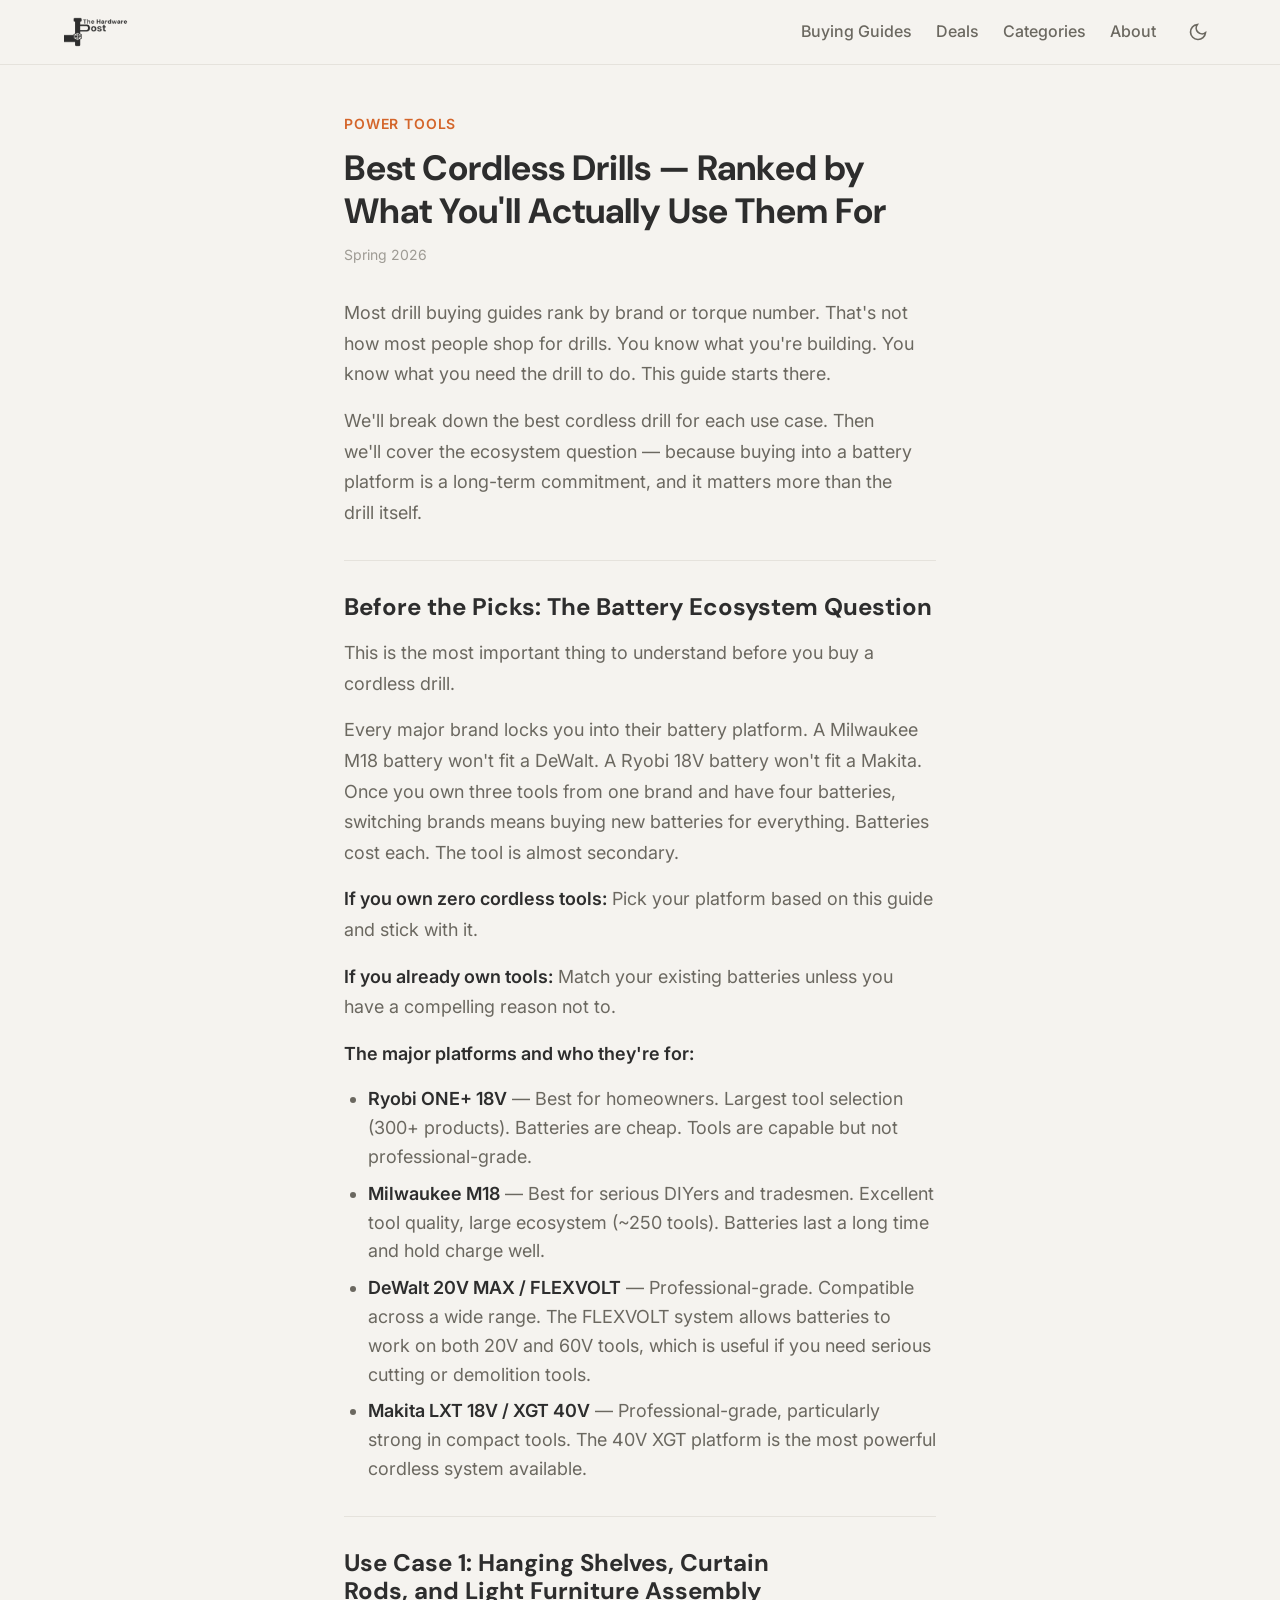
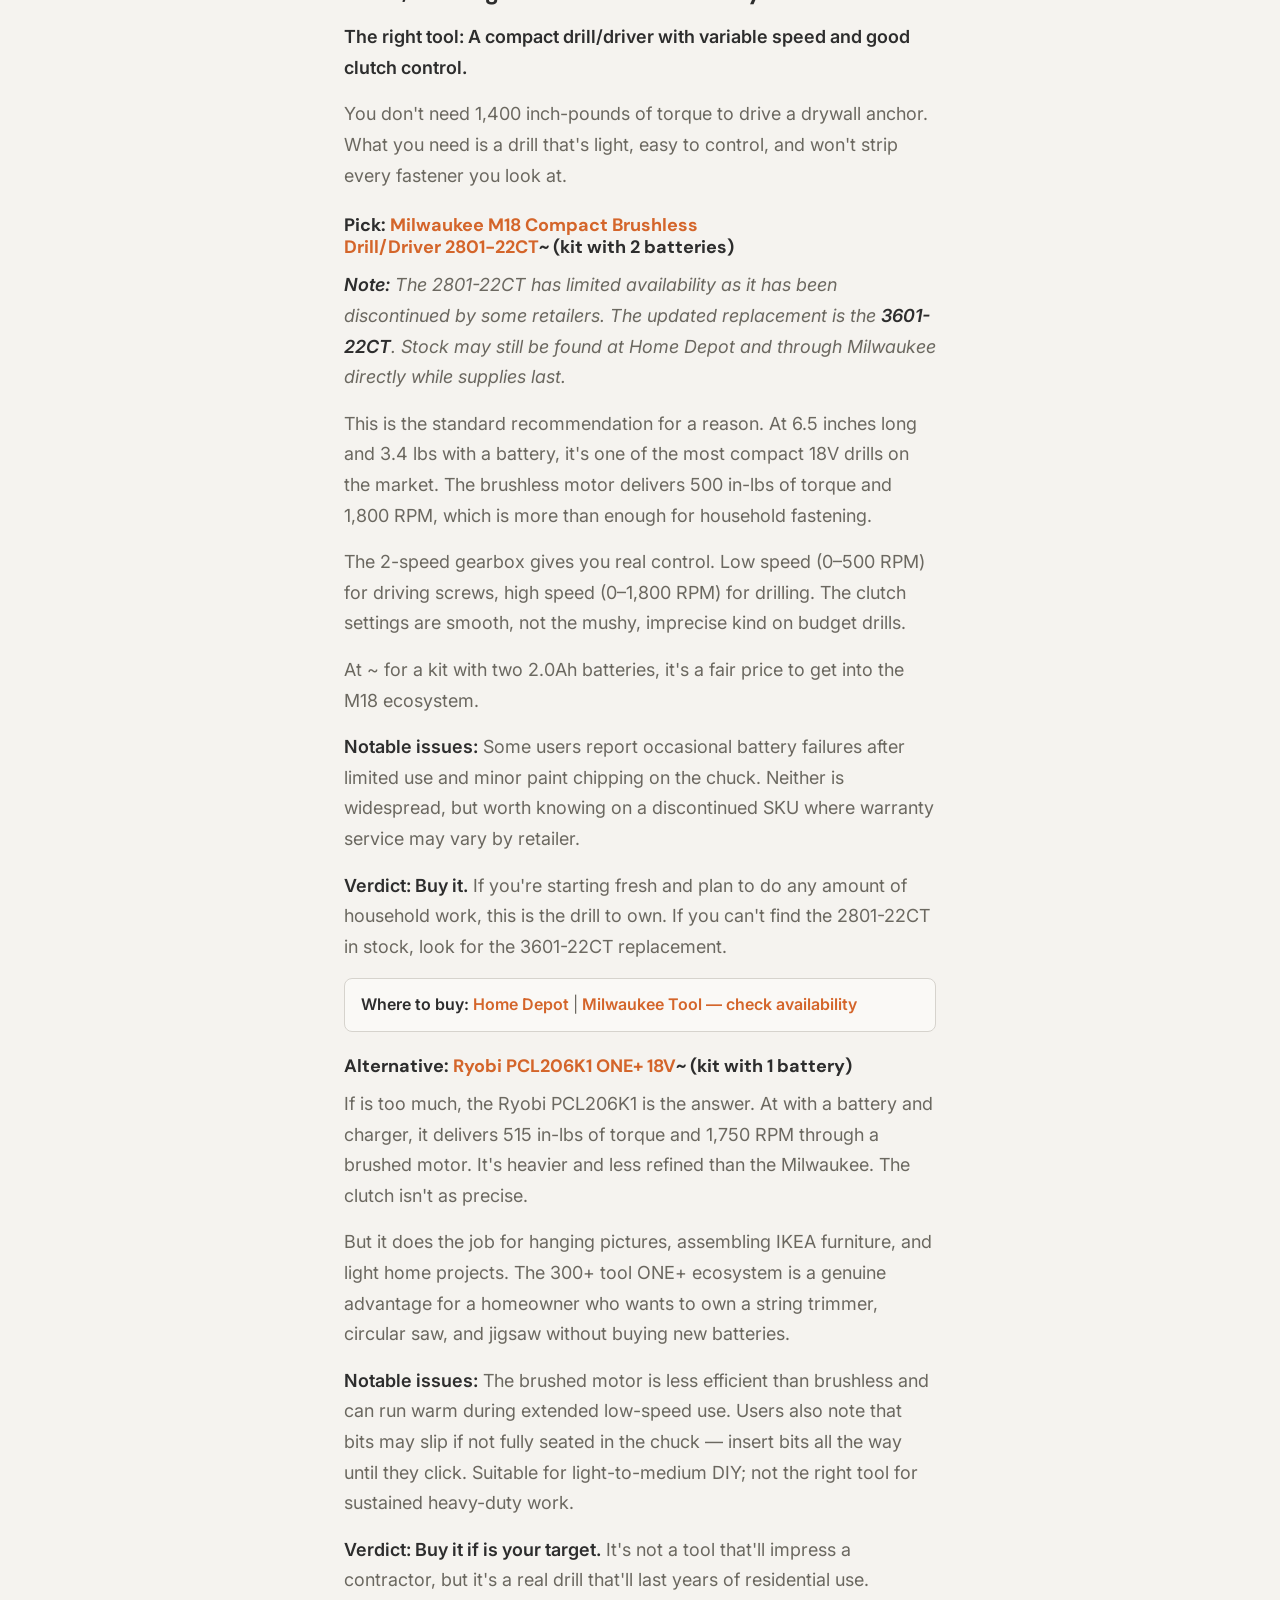
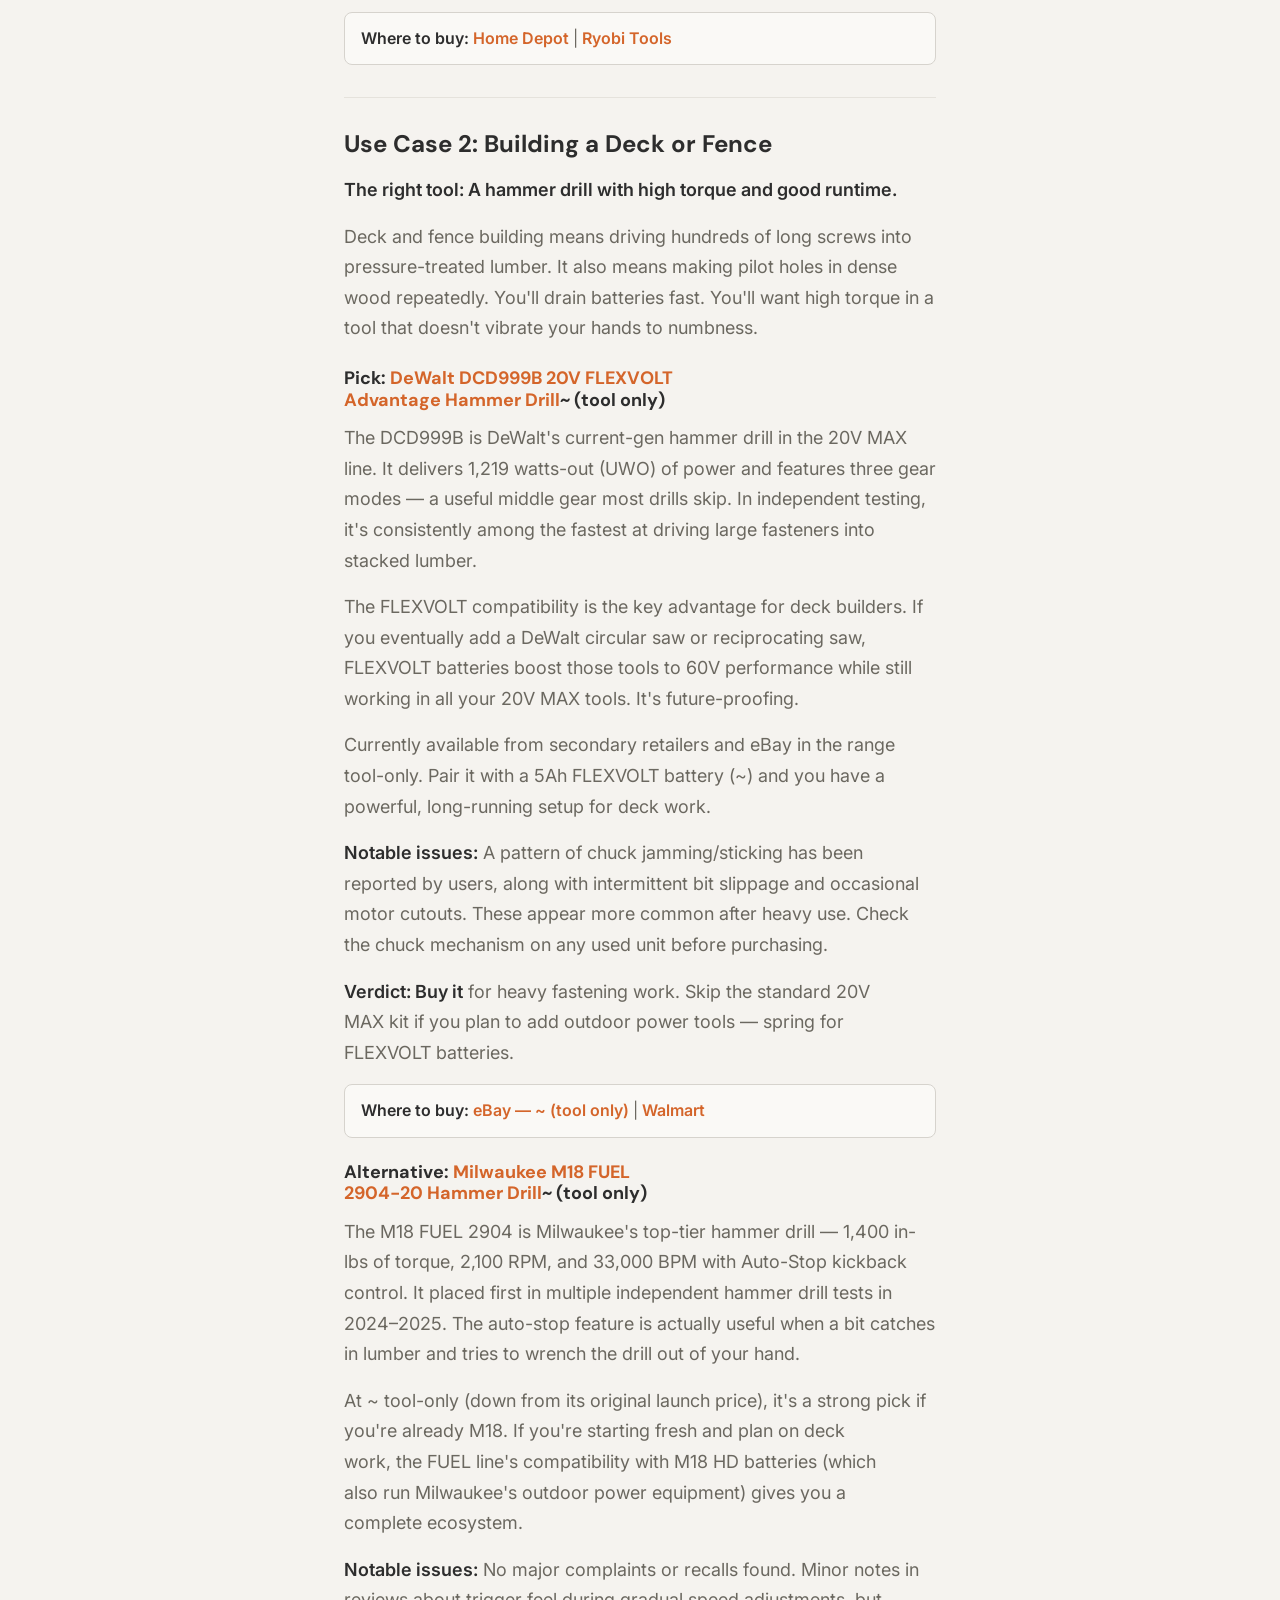
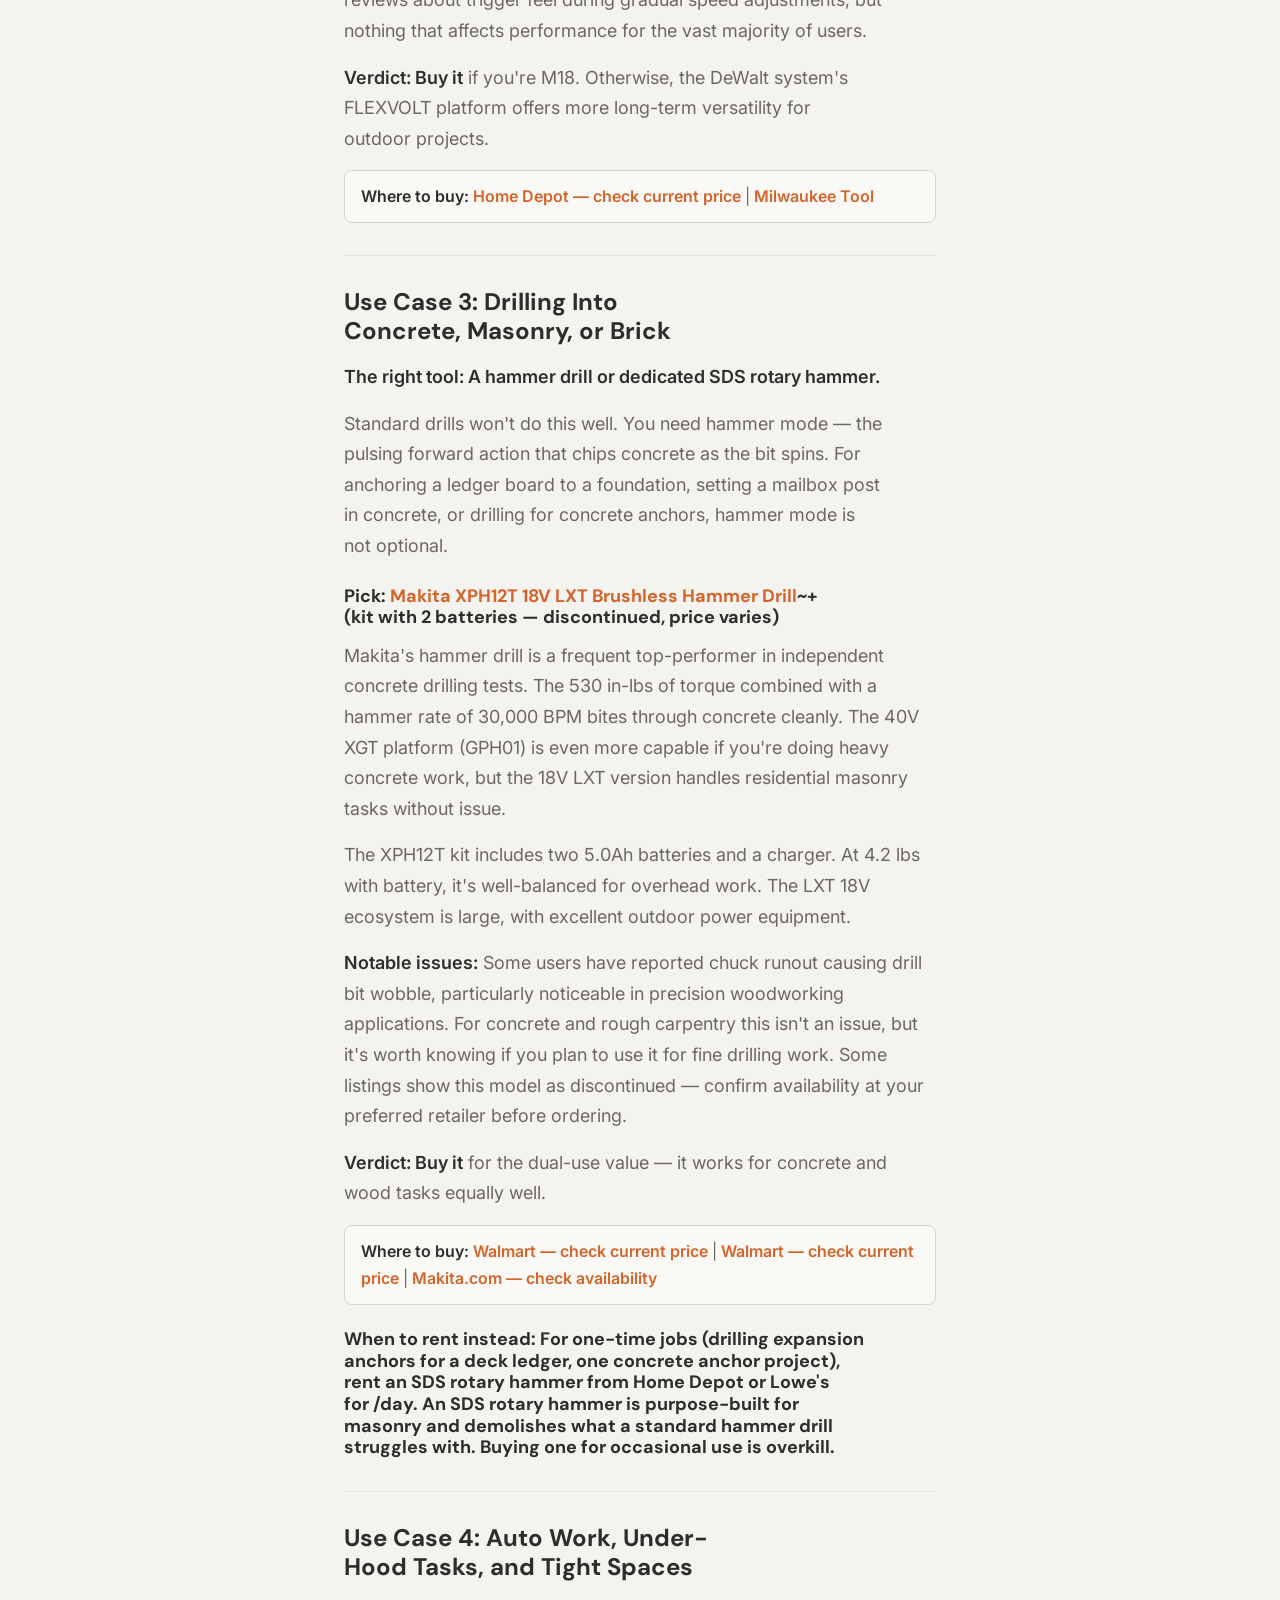
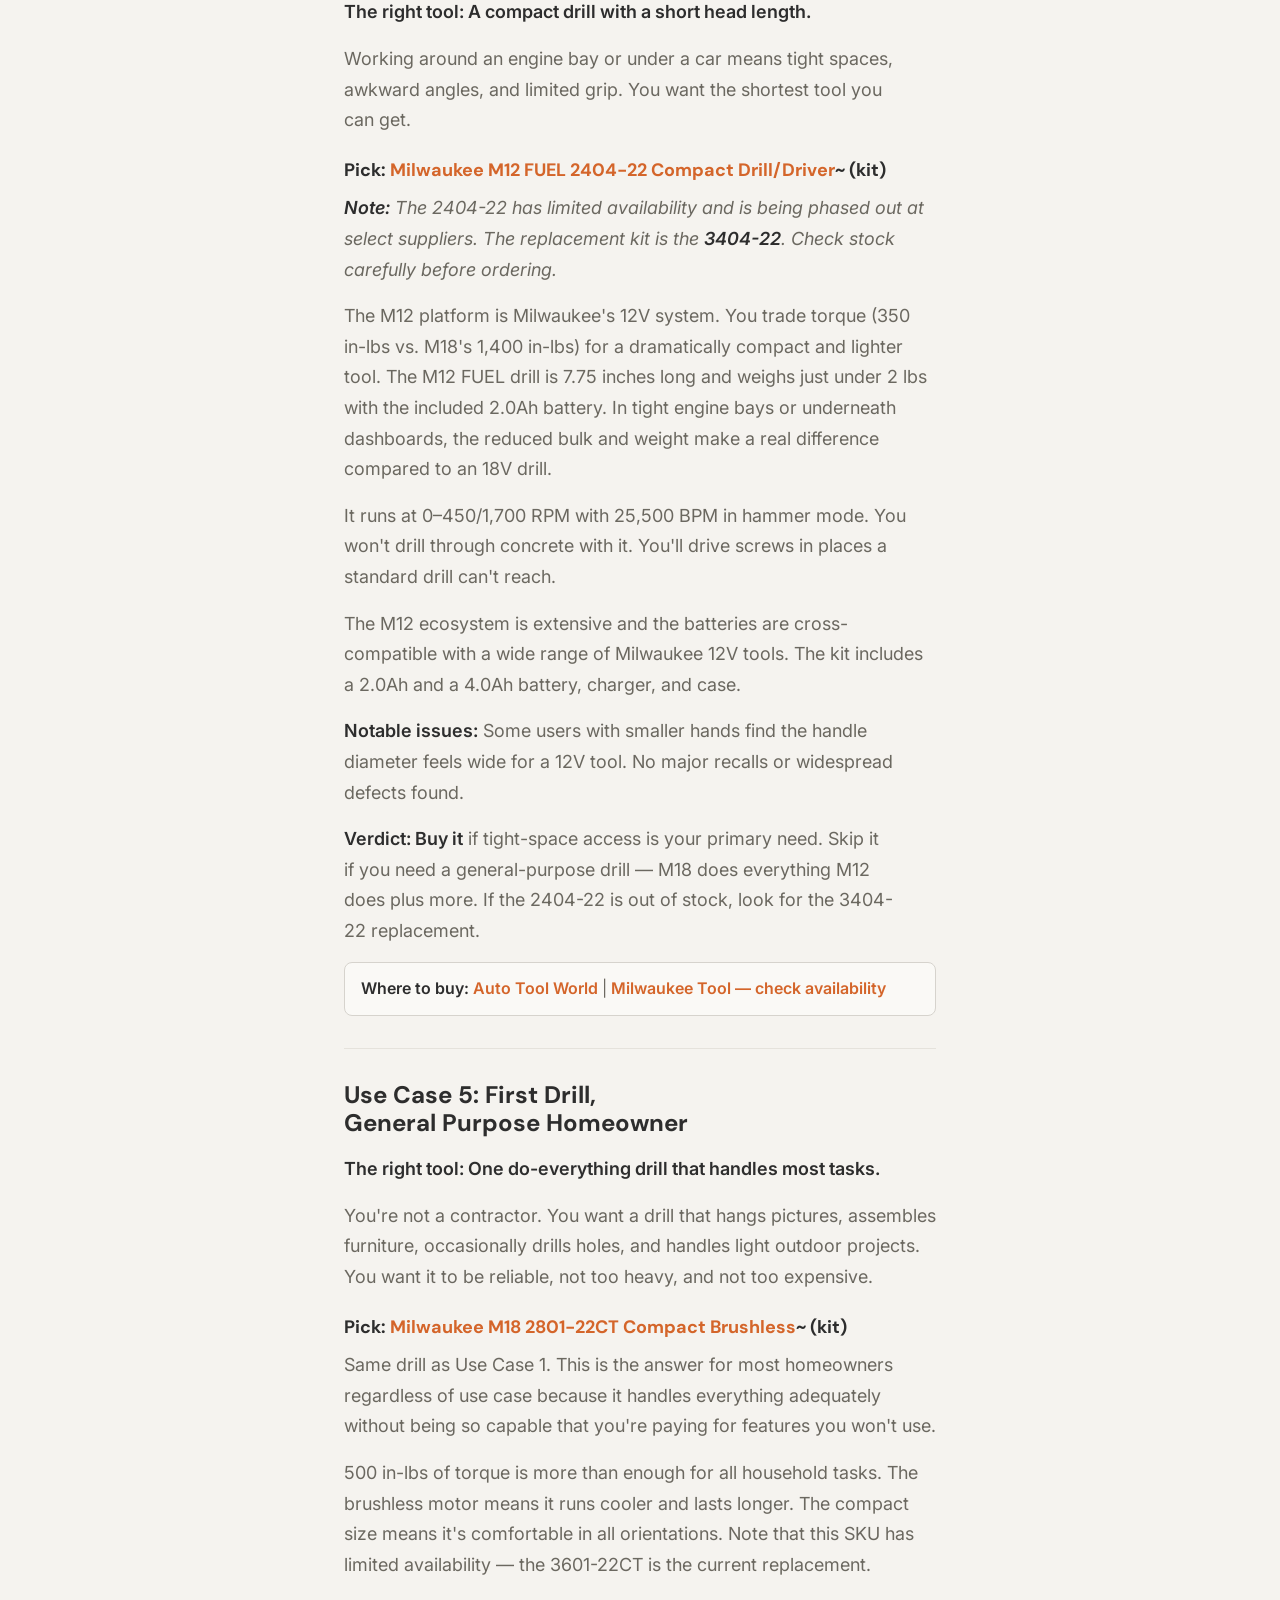
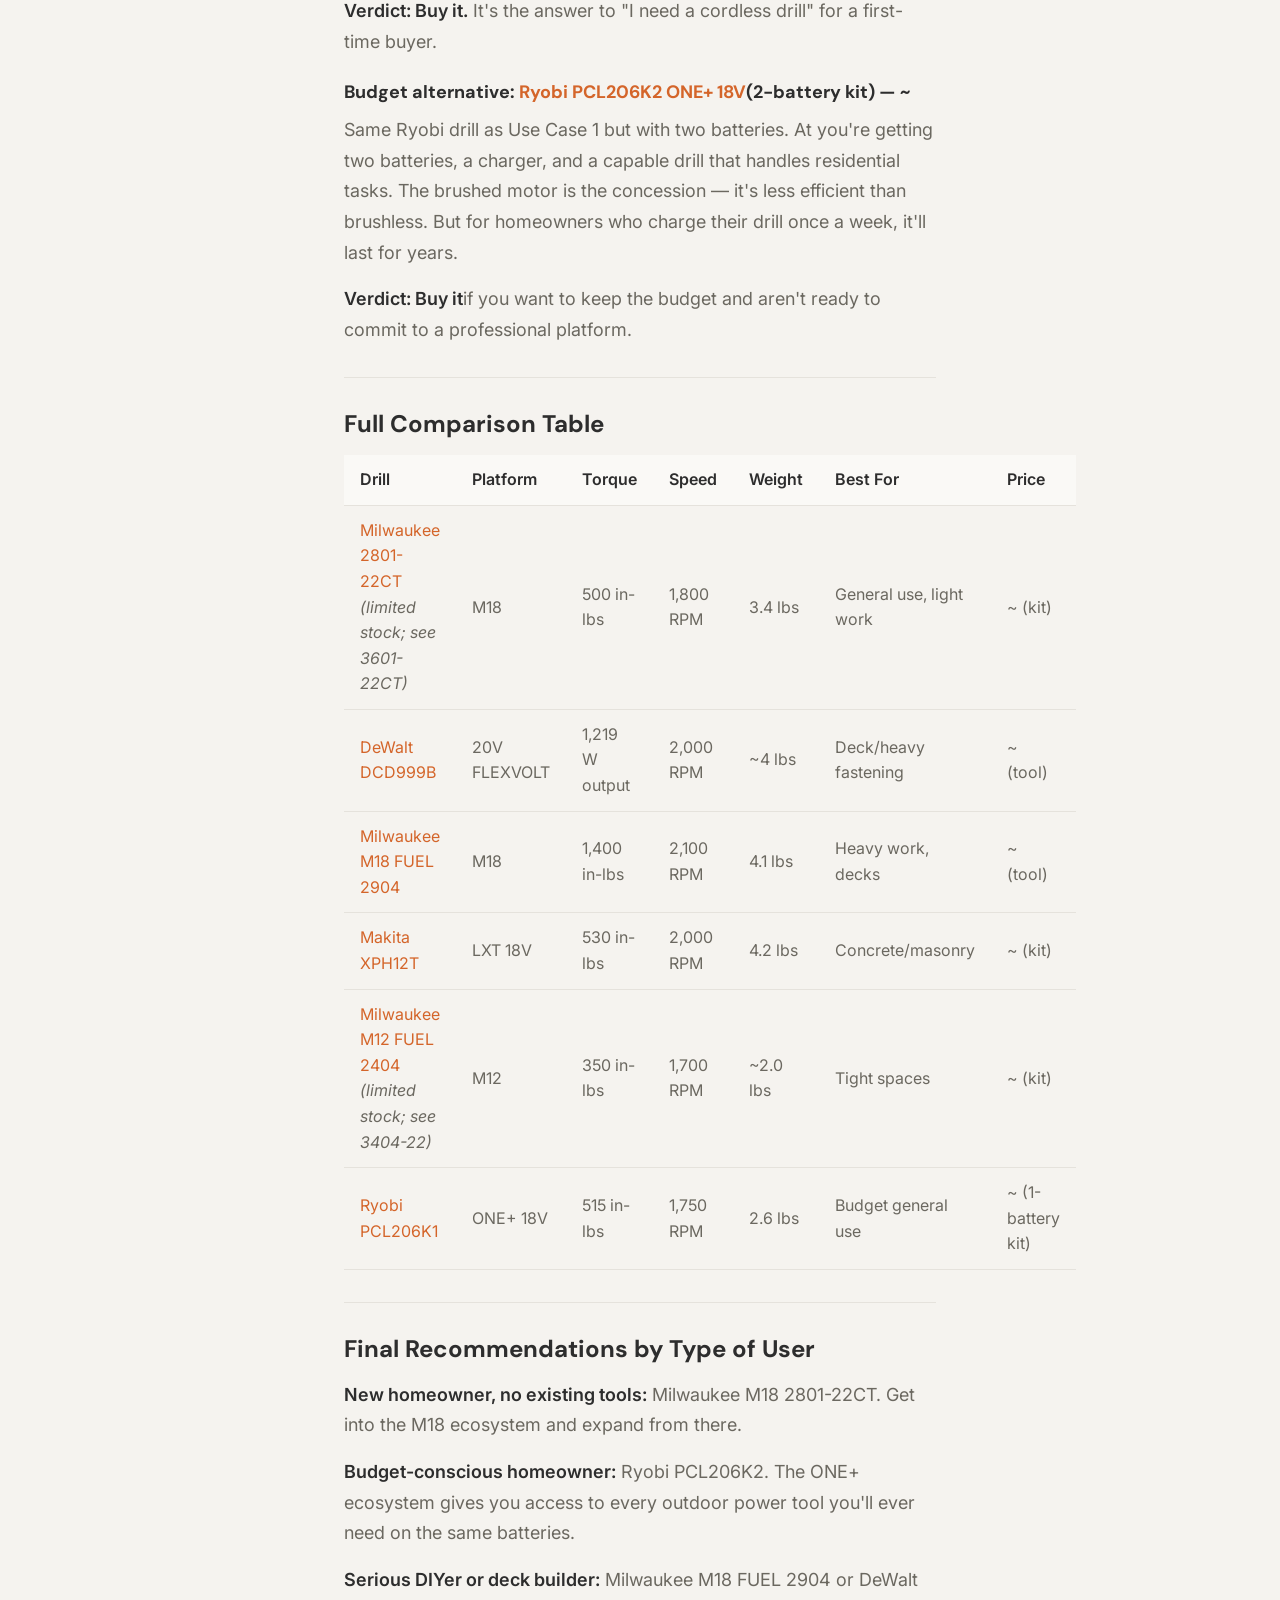
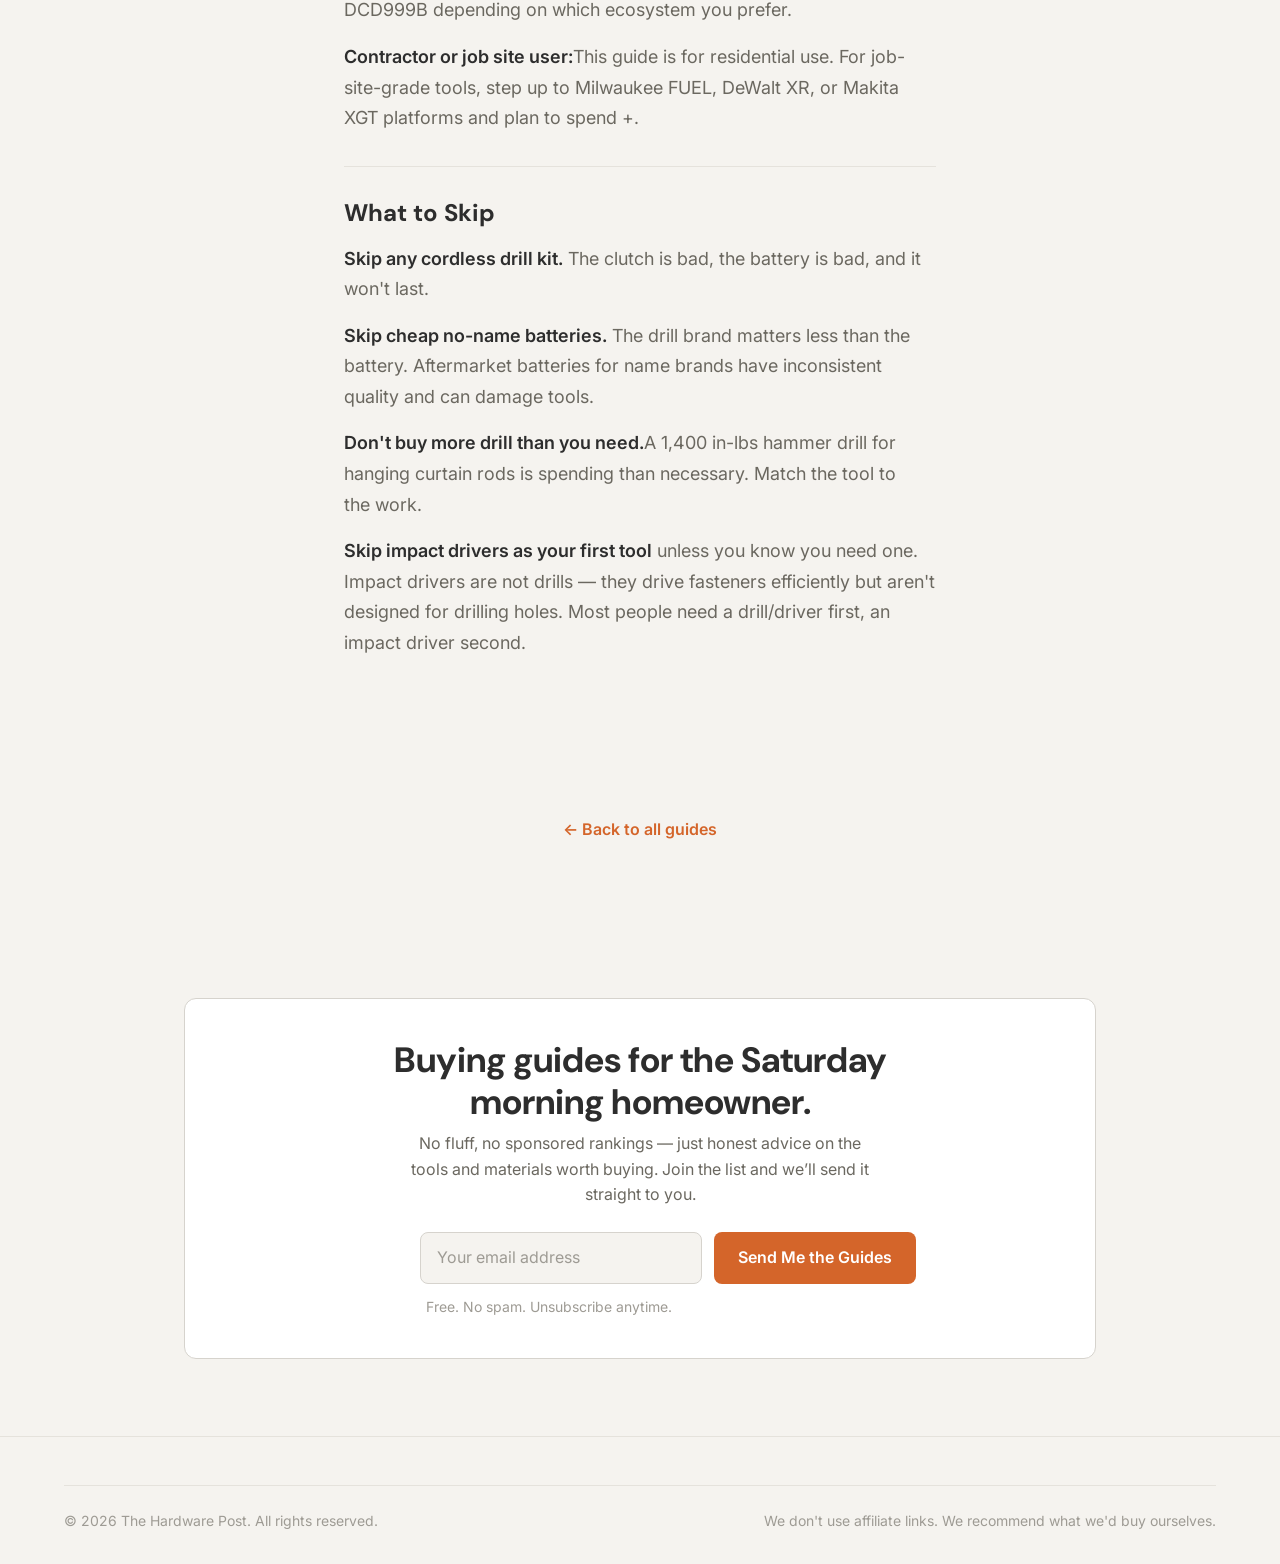
<file: articles/best-cordless-drills.html>
<!DOCTYPE html>

<html lang="en">
<head>
<meta charset="utf-8"/>
<meta content="width=device-width, initial-scale=1.0" name="viewport"/>
<title>Best Cordless Drills — Ranked by What You'll Actually Use Them For — The Hardware Post</title>
<meta content="Organized by task, not brand. Hanging shelves needs a different drill than building a deck." name="description"/>
<meta content="Best Cordless Drills — Ranked by What You'll Actually Use Them For — The Hardware Post" property="og:title"/>
<meta content="Organized by task, not brand. Hanging shelves needs a different drill than building a deck." property="og:description"/>
<meta content="article" property="og:type"/>
<link href="../style.css" rel="stylesheet"/>
<!-- Google tag (gtag.js) -->
<script async="" src="https://www.googletagmanager.com/gtag/js?id=G-45VR59GWZ4"></script>
<script>
    window.dataLayer = window.dataLayer || [];
    function gtag(){dataLayer.push(arguments);}
    gtag('js', new Date());
    gtag('config', 'G-45VR59GWZ4');
  </script>
</head>
<body>
<header class="header" id="header">
<div class="header__inner">
<a class="header__logo" href="../">
<img alt="The Hardware Post" class="header__logo-img" src="../images/logo-header.png"/>
</a>
<nav class="header__nav" id="nav">
<a href="../#guides">Buying Guides</a>
<a href="../#deals">Deals</a>
<a href="../#categories">Categories</a>
<a href="../#about">About</a>
<button aria-label="Switch to dark mode" class="theme-toggle" data-theme-toggle="">
<svg fill="none" height="20" stroke="currentColor" stroke-width="2" viewbox="0 0 24 24" width="20"><path d="M21 12.79A9 9 0 1 1 11.21 3 7 7 0 0 0 21 12.79z"></path></svg>
</button>
</nav>
<button aria-label="Toggle menu" class="mobile-menu-btn" id="mobileMenuBtn">
<svg fill="none" height="24" stroke="currentColor" stroke-linecap="round" stroke-width="2" viewbox="0 0 24 24" width="24"><path d="M3 12h18M3 6h18M3 18h18"></path></svg>
</button>
</div>
</header>
<main>
<article>
<section class="article-header">
<div class="container container--narrow">
<p class="article-header__tag">Power Tools</p>
<h1 class="article-header__title">Best Cordless Drills — Ranked by What You'll Actually Use Them For</h1>
<p class="article-header__meta">Spring 2026</p>
</div>
</section>
<section class="article-body">
<div class="container container--narrow">
<p>Most drill buying guides rank by brand or torque number. That's not how most people shop for drills. You know what you're building. You know what you need the drill to do. This guide starts there.</p>
<p>We'll break down the best cordless drill for each use case. Then we'll cover the ecosystem question — because buying into a battery platform is a long-term commitment, and it matters more than the drill itself.</p>
<hr/>
<h2>Before the Picks: The Battery Ecosystem Question</h2>
<p>This is the most important thing to understand before you buy a cordless drill.</p>
<p>Every major brand locks you into their battery platform. A Milwaukee M18 battery won't fit a DeWalt. A Ryobi 18V battery won't fit a Makita. Once you own three tools from one brand and have four batteries, switching brands means buying new batteries for everything. Batteries cost each. The tool is almost secondary.</p>
<p><strong>If you own zero cordless tools:</strong> Pick your platform based on this guide and stick with it.</p>
<p><strong>If you already own tools:</strong> Match your existing batteries unless you have a compelling reason not to.</p>
<p><strong>The major platforms and who they're for:</strong></p>
<ul>
<li><strong>Ryobi ONE+ 18V</strong> — Best for homeowners. Largest tool selection (300+ products). Batteries are cheap. Tools are capable but not professional-grade.</li>
<li><strong>Milwaukee M18</strong> — Best for serious DIYers and tradesmen. Excellent tool quality, large ecosystem (~250 tools). Batteries last a long time and hold charge well.</li>
<li><strong>DeWalt 20V MAX / FLEXVOLT</strong> — Professional-grade. Compatible across a wide range. The FLEXVOLT system allows batteries to work on both 20V and 60V tools, which is useful if you need serious cutting or demolition tools.</li>
<li><strong>Makita LXT 18V / XGT 40V</strong> — Professional-grade, particularly strong in compact tools. The 40V XGT platform is the most powerful cordless system available.</li>
</ul>
<hr/>
<h2>Use Case 1: Hanging Shelves, Curtain Rods, and Light Furniture Assembly</h2>
<p><strong>The right tool: A compact drill/driver with variable speed and good clutch control.</strong></p>
<p>You don't need 1,400 inch-pounds of torque to drive a drywall anchor. What you need is a drill that's light, easy to control, and won't strip every fastener you look at.</p>
<h3>Pick: <a href="https://www.homedepot.com/p/Milwaukee-M18-18V-Lithium-Ion-Brushless-Cordless-1-2-in-Compact-Drill-Driver-Kit-with-2-2-0-Ah-Batteries-Charger-and-Case-2801-22CT/305506252">Milwaukee M18 Compact Brushless Drill/Driver 2801-22CT</a>~ (kit with 2 batteries)</h3>
<p><em><strong>Note:</strong> The 2801-22CT has limited availability as it has been discontinued by some retailers. The updated replacement is the <strong>3601-22CT</strong>. Stock may still be found at Home Depot and through Milwaukee directly while supplies last.</em></p>
<p>This is the standard recommendation for a reason. At 6.5 inches long and 3.4 lbs with a battery, it's one of the most compact 18V drills on the market. The brushless motor delivers 500 in-lbs of torque and 1,800 RPM, which is more than enough for household fastening.</p>
<p>The 2-speed gearbox gives you real control. Low speed (0–500 RPM) for driving screws, high speed (0–1,800 RPM) for drilling. The clutch settings are smooth, not the mushy, imprecise kind on budget drills.</p>
<p>At ~ for a kit with two 2.0Ah batteries, it's a fair price to get into the M18 ecosystem.</p>
<p><strong>Notable issues:</strong> Some users report occasional battery failures after limited use and minor paint chipping on the chuck. Neither is widespread, but worth knowing on a discontinued SKU where warranty service may vary by retailer.</p>
<p><strong>Verdict: Buy it.</strong> If you're starting fresh and plan to do any amount of household work, this is the drill to own. If you can't find the 2801-22CT in stock, look for the 3601-22CT replacement.</p>
<p class="where-to-buy"><strong>Where to buy:</strong> <a href="https://www.homedepot.com/p/Milwaukee-M18-18V-Lithium-Ion-Brushless-Cordless-1-2-in-Compact-Drill-Driver-Kit-with-2-2-0-Ah-Batteries-Charger-and-Case-2801-22CT/305506252">Home Depot</a> | <a href="https://www.milwaukeetool.com/products/details/m18-compact-brushless-1-2-drill-driver-kit/2801-22ct">Milwaukee Tool — check availability</a></p>
<h3>Alternative: <a href="https://www.homedepot.com/p/RYOBI-ONE-18V-Cordless-1-2-in-Drill-Driver-Kit-with-1-1-5-Ah-Battery-and-Charger-PCL206K1/317987598">Ryobi PCL206K1 ONE+ 18V</a>~ (kit with 1 battery)</h3>
<p>If is too much, the Ryobi PCL206K1 is the answer. At with a battery and charger, it delivers 515 in-lbs of torque and 1,750 RPM through a brushed motor. It's heavier and less refined than the Milwaukee. The clutch isn't as precise.</p>
<p>But it does the job for hanging pictures, assembling IKEA furniture, and light home projects. The 300+ tool ONE+ ecosystem is a genuine advantage for a homeowner who wants to own a string trimmer, circular saw, and jigsaw without buying new batteries.</p>
<p><strong>Notable issues:</strong> The brushed motor is less efficient than brushless and can run warm during extended low-speed use. Users also note that bits may slip if not fully seated in the chuck — insert bits all the way until they click. Suitable for light-to-medium DIY; not the right tool for sustained heavy-duty work.</p>
<p><strong>Verdict: Buy it if is your target.</strong> It's not a tool that'll impress a contractor, but it's a real drill that'll last years of residential use.</p>
<p class="where-to-buy"><strong>Where to buy:</strong> <a href="https://www.homedepot.com/p/RYOBI-ONE-18V-Cordless-1-2-in-Drill-Driver-Kit-with-1-1-5-Ah-Battery-and-Charger-PCL206K1/317987598">Home Depot</a> | <a href="https://www.ryobitools.com/products/33287200177">Ryobi Tools</a></p>
<hr/>
<h2>Use Case 2: Building a Deck or Fence</h2>
<p><strong>The right tool: A hammer drill with high torque and good runtime.</strong></p>
<p>Deck and fence building means driving hundreds of long screws into pressure-treated lumber. It also means making pilot holes in dense wood repeatedly. You'll drain batteries fast. You'll want high torque in a tool that doesn't vibrate your hands to numbness.</p>
<h3>Pick: <a href="https://www.ebay.com/itm/306843340856">DeWalt DCD999B 20V FLEXVOLT Advantage Hammer Drill</a>~ (tool only)</h3>
<p>The DCD999B is DeWalt's current-gen hammer drill in the 20V MAX line. It delivers 1,219 watts-out (UWO) of power and features three gear modes — a useful middle gear most drills skip. In independent testing, it's consistently among the fastest at driving large fasteners into stacked lumber.</p>
<p>The FLEXVOLT compatibility is the key advantage for deck builders. If you eventually add a DeWalt circular saw or reciprocating saw, FLEXVOLT batteries boost those tools to 60V performance while still working in all your 20V MAX tools. It's future-proofing.</p>
<p>Currently available from secondary retailers and eBay in the range tool-only. Pair it with a 5Ah FLEXVOLT battery (~) and you have a powerful, long-running setup for deck work.</p>
<p><strong>Notable issues:</strong> A pattern of chuck jamming/sticking has been reported by users, along with intermittent bit slippage and occasional motor cutouts. These appear more common after heavy use. Check the chuck mechanism on any used unit before purchasing.</p>
<p><strong>Verdict: Buy it</strong> for heavy fastening work. Skip the standard 20V MAX kit if you plan to add outdoor power tools — spring for FLEXVOLT batteries.</p>
<p class="where-to-buy"><strong>Where to buy:</strong> <a href="https://www.ebay.com/itm/306843340856">eBay — ~ (tool only)</a> | <a href="https://www.walmart.com/ip/780288653">Walmart</a></p>
<h3>Alternative: <a href="https://www.homedepot.com/p/Milwaukee-M18-FUEL-18V-Lithium-Ion-Brushless-Cordless-1-2-in-Hammer-Drill-Driver-Tool-Only-2904-20/320326855">Milwaukee M18 FUEL 2904-20 Hammer Drill</a>~ (tool only)</h3>
<p>The M18 FUEL 2904 is Milwaukee's top-tier hammer drill — 1,400 in-lbs of torque, 2,100 RPM, and 33,000 BPM with Auto-Stop kickback control. It placed first in multiple independent hammer drill tests in 2024–2025. The auto-stop feature is actually useful when a bit catches in lumber and tries to wrench the drill out of your hand.</p>
<p>At ~ tool-only (down from its original launch price), it's a strong pick if you're already M18. If you're starting fresh and plan on deck work, the FUEL line's compatibility with M18 HD batteries (which also run Milwaukee's outdoor power equipment) gives you a complete ecosystem.</p>
<p><strong>Notable issues:</strong> No major complaints or recalls found. Minor notes in reviews about trigger feel during gradual speed adjustments, but nothing that affects performance for the vast majority of users.</p>
<p><strong>Verdict: Buy it</strong> if you're M18. Otherwise, the DeWalt system's FLEXVOLT platform offers more long-term versatility for outdoor projects.</p>
<p class="where-to-buy"><strong>Where to buy:</strong> <a href="https://www.homedepot.com/p/Milwaukee-M18-FUEL-18V-Lithium-Ion-Brushless-Cordless-1-2-in-Hammer-Drill-Driver-Tool-Only-2904-20/320326855">Home Depot — check current price</a> | <a href="https://www.milwaukeetool.com/products/details/m18-fuel-1-2-hammer-drill-driver-cordless-power-tool/2904-20">Milwaukee Tool</a></p>
<hr/>
<h2>Use Case 3: Drilling Into Concrete, Masonry, or Brick</h2>
<p><strong>The right tool: A hammer drill or dedicated SDS rotary hammer.</strong></p>
<p>Standard drills won't do this well. You need hammer mode — the pulsing forward action that chips concrete as the bit spins. For anchoring a ledger board to a foundation, setting a mailbox post in concrete, or drilling for concrete anchors, hammer mode is not optional.</p>
<h3>Pick: <a href="https://makitatools.com/products/details/XPH12T">Makita XPH12T 18V LXT Brushless Hammer Drill</a>~+ (kit with 2 batteries — discontinued, price varies)</h3>
<p>Makita's hammer drill is a frequent top-performer in independent concrete drilling tests. The 530 in-lbs of torque combined with a hammer rate of 30,000 BPM bites through concrete cleanly. The 40V XGT platform (GPH01) is even more capable if you're doing heavy concrete work, but the 18V LXT version handles residential masonry tasks without issue.</p>
<p>The XPH12T kit includes two 5.0Ah batteries and a charger. At 4.2 lbs with battery, it's well-balanced for overhead work. The LXT 18V ecosystem is large, with excellent outdoor power equipment.</p>
<p><strong>Notable issues:</strong> Some users have reported chuck runout causing drill bit wobble, particularly noticeable in precision woodworking applications. For concrete and rough carpentry this isn't an issue, but it's worth knowing if you plan to use it for fine drilling work. Some listings show this model as discontinued — confirm availability at your preferred retailer before ordering.</p>
<p><strong>Verdict: Buy it</strong> for the dual-use value — it works for concrete and wood tasks equally well.</p>
<p class="where-to-buy"><strong>Where to buy:</strong> <a href="https://www.walmart.com/ip/509048865">Walmart — check current price</a> | <a href="https://www.walmart.com/ip/509048865">Walmart — check current price</a> | <a href="https://makitatools.com/products/details/XPH12T">Makita.com — check availability</a></p>
<h3>When to rent instead: For one-time jobs (drilling expansion anchors for a deck ledger, one concrete anchor project), rent an SDS rotary hammer from Home Depot or Lowe's for /day. An SDS rotary hammer is purpose-built for masonry and demolishes what a standard hammer drill struggles with. Buying one for occasional use is overkill.</h3>
<hr/>
<h2>Use Case 4: Auto Work, Under-Hood Tasks, and Tight Spaces</h2>
<p><strong>The right tool: A compact drill with a short head length.</strong></p>
<p>Working around an engine bay or under a car means tight spaces, awkward angles, and limited grip. You want the shortest tool you can get.</p>
<h3>Pick: <a href="https://www.autotoolworld.com/Milwaukee-Elec-Tool-2404-22-Hammer-DrillDrvr-Kit-M12-12_p_221208.html">Milwaukee M12 FUEL 2404-22 Compact Drill/Driver</a>~ (kit)</h3>
<p><em><strong>Note:</strong> The 2404-22 has limited availability and is being phased out at select suppliers. The replacement kit is the <strong>3404-22</strong>. Check stock carefully before ordering.</em></p>
<p>The M12 platform is Milwaukee's 12V system. You trade torque (350 in-lbs vs. M18's 1,400 in-lbs) for a dramatically compact and lighter tool. The M12 FUEL drill is 7.75 inches long and weighs just under 2 lbs with the included 2.0Ah battery. In tight engine bays or underneath dashboards, the reduced bulk and weight make a real difference compared to an 18V drill.</p>
<p>It runs at 0–450/1,700 RPM with 25,500 BPM in hammer mode. You won't drill through concrete with it. You'll drive screws in places a standard drill can't reach.</p>
<p>The M12 ecosystem is extensive and the batteries are cross-compatible with a wide range of Milwaukee 12V tools. The kit includes a 2.0Ah and a 4.0Ah battery, charger, and case.</p>
<p><strong>Notable issues:</strong> Some users with smaller hands find the handle diameter feels wide for a 12V tool. No major recalls or widespread defects found.</p>
<p><strong>Verdict: Buy it</strong> if tight-space access is your primary need. Skip it if you need a general-purpose drill — M18 does everything M12 does plus more. If the 2404-22 is out of stock, look for the 3404-22 replacement.</p>
<p class="where-to-buy"><strong>Where to buy:</strong> <a href="https://www.autotoolworld.com/Milwaukee-Elec-Tool-2404-22-Hammer-DrillDrvr-Kit-M12-12_p_221208.html">Auto Tool World</a> | <a href="https://www.milwaukeetool.com/products/details/m12-fuel-1-2-hammer-drill-driver-kit/2404-22">Milwaukee Tool — check availability</a></p>
<hr/>
<h2>Use Case 5: First Drill, General Purpose Homeowner</h2>
<p><strong>The right tool: One do-everything drill that handles most tasks.</strong></p>
<p>You're not a contractor. You want a drill that hangs pictures, assembles furniture, occasionally drills holes, and handles light outdoor projects. You want it to be reliable, not too heavy, and not too expensive.</p>
<h3>Pick: <a href="https://www.homedepot.com/p/Milwaukee-M18-18V-Lithium-Ion-Brushless-Cordless-1-2-in-Compact-Drill-Driver-Kit-with-2-2-0-Ah-Batteries-Charger-and-Case-2801-22CT/305506252">Milwaukee M18 2801-22CT Compact Brushless</a>~ (kit)</h3>
<p>Same drill as Use Case 1. This is the answer for most homeowners regardless of use case because it handles everything adequately without being so capable that you're paying for features you won't use.</p>
<p>500 in-lbs of torque is more than enough for all household tasks. The brushless motor means it runs cooler and lasts longer. The compact size means it's comfortable in all orientations. Note that this SKU has limited availability — the 3601-22CT is the current replacement.</p>
<p><strong>Verdict: Buy it.</strong> It's the answer to "I need a cordless drill" for a first-time buyer.</p>
<h3>Budget alternative: <a href="https://www.ryobitools.com/products/33287200177">Ryobi PCL206K2 ONE+ 18V</a>(2-battery kit) — ~</h3>
<p>Same Ryobi drill as Use Case 1 but with two batteries. At you're getting two batteries, a charger, and a capable drill that handles residential tasks. The brushed motor is the concession — it's less efficient than brushless. But for homeowners who charge their drill once a week, it'll last for years.</p>
<p><strong>Verdict: Buy it</strong>if you want to keep the budget and aren't ready to commit to a professional platform.</p>
<hr/>
<h2>Full Comparison Table</h2>
<table>
<thead>
<tr>
<th>Drill</th>
<th>Platform</th>
<th>Torque</th>
<th>Speed</th>
<th>Weight</th>
<th>Best For</th>
<th>Price</th>
</tr>
</thead>
<tbody>
<tr>
<td><a href="https://www.homedepot.com/p/Milwaukee-M18-18V-Lithium-Ion-Brushless-Cordless-1-2-in-Compact-Drill-Driver-Kit-with-2-2-0-Ah-Batteries-Charger-and-Case-2801-22CT/305506252">Milwaukee 2801-22CT</a> <em>(limited stock; see 3601-22CT)</em></td>
<td>M18</td>
<td>500 in-lbs</td>
<td>1,800 RPM</td>
<td>3.4 lbs</td>
<td>General use, light work</td>
<td>~ (kit)</td>
</tr>
<tr>
<td><a href="https://www.ebay.com/itm/306843340856">DeWalt DCD999B</a></td>
<td>20V FLEXVOLT</td>
<td>1,219 W output</td>
<td>2,000 RPM</td>
<td>~4 lbs</td>
<td>Deck/heavy fastening</td>
<td>~ (tool)</td>
</tr>
<tr>
<td><a href="https://www.homedepot.com/p/Milwaukee-M18-FUEL-18V-Lithium-Ion-Brushless-Cordless-1-2-in-Hammer-Drill-Driver-Tool-Only-2904-20/320326855">Milwaukee M18 FUEL 2904</a></td>
<td>M18</td>
<td>1,400 in-lbs</td>
<td>2,100 RPM</td>
<td>4.1 lbs</td>
<td>Heavy work, decks</td>
<td>~ (tool)</td>
</tr>
<tr>
<td><a href="https://makitatools.com/products/details/XPH12T">Makita XPH12T</a></td>
<td>LXT 18V</td>
<td>530 in-lbs</td>
<td>2,000 RPM</td>
<td>4.2 lbs</td>
<td>Concrete/masonry</td>
<td>~ (kit)</td>
</tr>
<tr>
<td><a href="https://www.autotoolworld.com/Milwaukee-Elec-Tool-2404-22-Hammer-DrillDrvr-Kit-M12-12_p_221208.html">Milwaukee M12 FUEL 2404</a> <em>(limited stock; see 3404-22)</em></td>
<td>M12</td>
<td>350 in-lbs</td>
<td>1,700 RPM</td>
<td>~2.0 lbs</td>
<td>Tight spaces</td>
<td>~ (kit)</td>
</tr>
<tr>
<td><a href="https://www.homedepot.com/p/RYOBI-ONE-18V-Cordless-1-2-in-Drill-Driver-Kit-with-1-1-5-Ah-Battery-and-Charger-PCL206K1/317987598">Ryobi PCL206K1</a></td>
<td>ONE+ 18V</td>
<td>515 in-lbs</td>
<td>1,750 RPM</td>
<td>2.6 lbs</td>
<td>Budget general use</td>
<td>~ (1-battery kit)</td>
</tr>
</tbody>
</table>
<hr/>
<h2>Final Recommendations by Type of User</h2>
<p><strong>New homeowner, no existing tools:</strong> Milwaukee M18 2801-22CT. Get into the M18 ecosystem and expand from there.</p>
<p><strong>Budget-conscious homeowner:</strong> Ryobi PCL206K2. The ONE+ ecosystem gives you access to every outdoor power tool you'll ever need on the same batteries.</p>
<p><strong>Serious DIYer or deck builder:</strong> Milwaukee M18 FUEL 2904 or DeWalt DCD999B depending on which ecosystem you prefer.</p>
<p><strong>Contractor or job site user:</strong>This guide is for residential use. For job-site-grade tools, step up to Milwaukee FUEL, DeWalt XR, or Makita XGT platforms and plan to spend +.</p>
<hr/>
<h2>What to Skip</h2>
<p><strong>Skip any cordless drill kit.</strong> The clutch is bad, the battery is bad, and it won't last.</p>
<p><strong>Skip cheap no-name batteries.</strong> The drill brand matters less than the battery. Aftermarket batteries for name brands have inconsistent quality and can damage tools.</p>
<p><strong>Don't buy more drill than you need.</strong>A 1,400 in-lbs hammer drill for hanging curtain rods is spending than necessary. Match the tool to the work.</p>
<p><strong>Skip impact drivers as your first tool</strong> unless you know you need one. Impact drivers are not drills — they drive fasteners efficiently but aren't designed for drilling holes. Most people need a drill/driver first, an impact driver second.</p>
</div>
</section>
</article>
<section class="section">
<div class="container container--narrow" style="text-align: center;">
<a href="../" style="font-weight: 600; font-size: var(--text-sm);">← Back to all guides</a>
</div>
</section>
<section class="section" id="newsletter">
<div class="container container--default">
<div class="newsletter">
<h2 class="newsletter__title">Buying guides for the Saturday morning homeowner.</h2>
<p class="newsletter__text">No fluff, no sponsored rankings — just honest advice on the tools and materials worth buying. Join the list and we’ll send it straight to you.</p>
<script src="https://f.convertkit.com/ckjs/ck.5.js"></script>
<form action="https://app.convertkit.com/forms/9332724/subscriptions" class="seva-form formkit-form" data-format="inline" data-sv-form="9332724" data-uid="83792e4516" data-version="5" method="post" min-width="400 500 600 700 800" style="max-width: 440px; margin: 0 auto;">
<div data-style="clean">
<ul class="formkit-alert formkit-alert-error" data-element="errors" data-group="alert" style="list-style: none; padding: 0; font-size: var(--text-xs); color: var(--color-warning);"></ul>
<div class="newsletter__form" data-element="fields" data-stacked="false">
<input aria-label="Email address" class="formkit-input newsletter__input" name="email_address" placeholder="Your email address" required="" type="email"/>
<button class="formkit-submit newsletter__btn" data-element="submit" type="submit">
<span>Send Me the Guides</span>
</button>
</div>
</div>
</form>
<p style="font-size: var(--text-xs); color: var(--color-text-muted); margin-top: var(--space-3);">Free. No spam. Unsubscribe anytime.</p>
</div>
</div>
</section>
</main>
<footer class="footer">
<div class="container">
<div class="footer__bottom">
<p>© 2026 The Hardware Post. All rights reserved.</p>
<p>We don't use affiliate links. We recommend what we'd buy ourselves.</p>
</div>
</div>
</footer>
<script>
    (function() {
      const t = document.querySelector('[data-theme-toggle]'), r = document.documentElement;
      let d = matchMedia('(prefers-color-scheme:dark)').matches ? 'dark' : 'light';
      r.setAttribute('data-theme', d);
      t && t.addEventListener('click', () => { d = d === 'dark' ? 'light' : 'dark'; r.setAttribute('data-theme', d); t.setAttribute('aria-label', 'Switch to ' + (d === 'dark' ? 'light' : 'dark') + ' mode'); t.innerHTML = d === 'dark' ? '<svg width="20" height="20" viewBox="0 0 24 24" fill="none" stroke="currentColor" stroke-width="2"><circle cx="12" cy="12" r="5"/><path d="M12 1v2M12 21v2M4.22 4.22l1.42 1.42M18.36 18.36l1.42 1.42M1 12h2M21 12h2M4.22 19.78l1.42-1.42M18.36 5.64l1.42-1.42"/></svg>' : '<svg width="20" height="20" viewBox="0 0 24 24" fill="none" stroke="currentColor" stroke-width="2"><path d="M21 12.79A9 9 0 1 1 11.21 3 7 7 0 0 0 21 12.79z"/></svg>'; });
    })();
    window.addEventListener('scroll', () => { document.getElementById('header').classList.toggle('header--scrolled', window.scrollY > 10); });
    document.getElementById('mobileMenuBtn').addEventListener('click', () => { document.getElementById('nav').classList.toggle('active'); });
    
  </script>
</body>
</html>
</file>
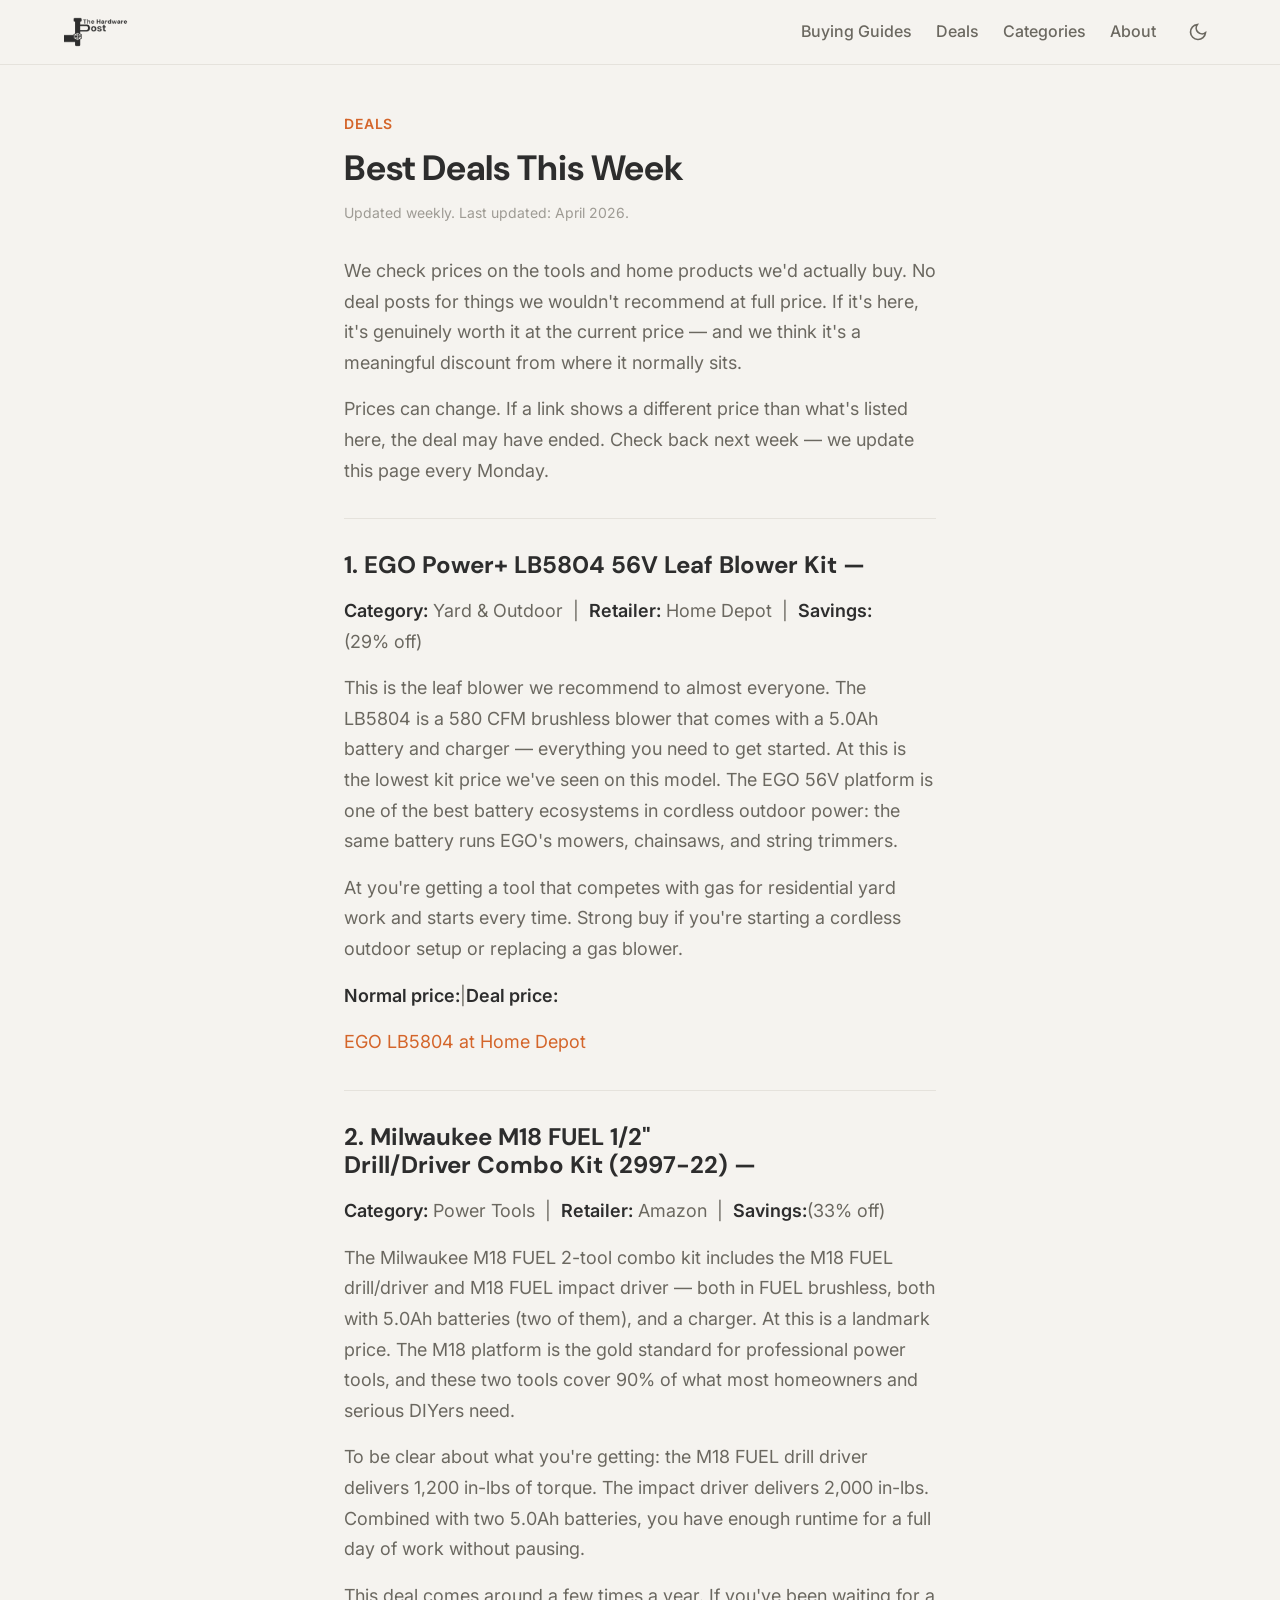
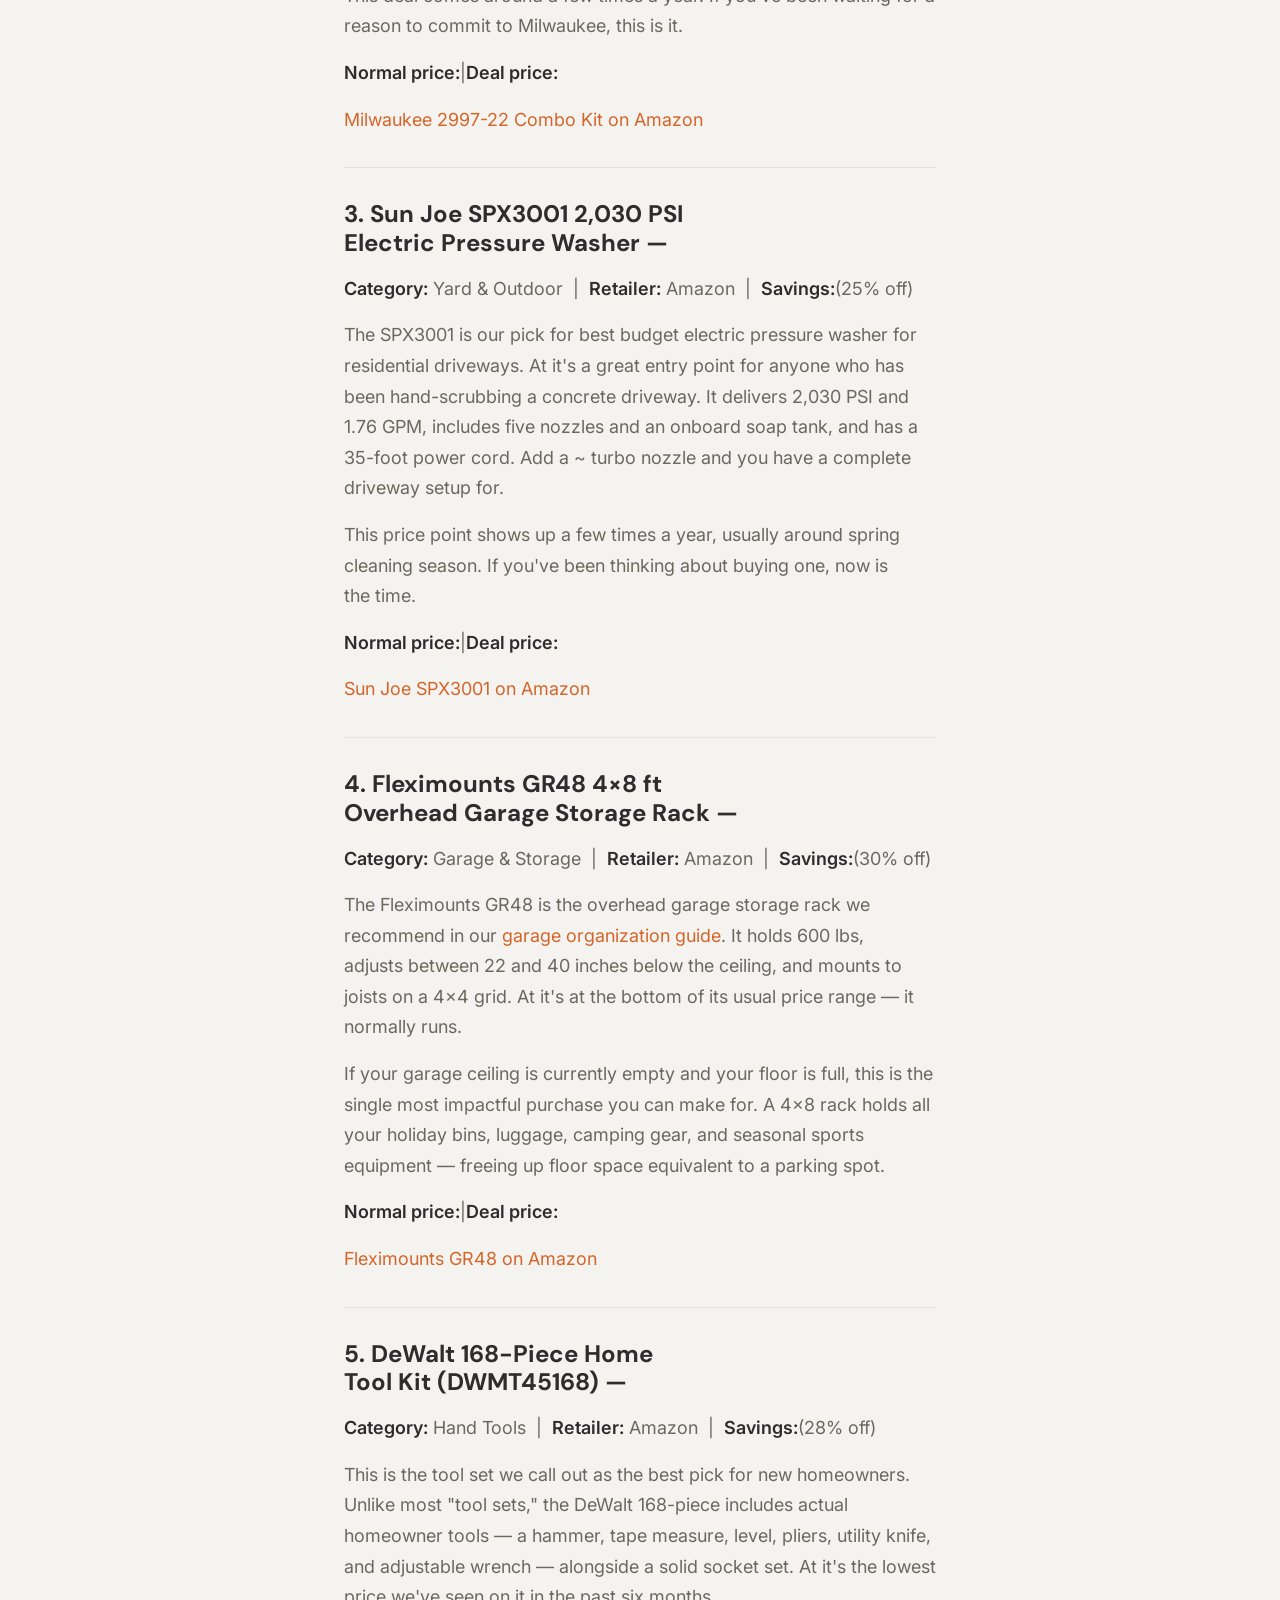
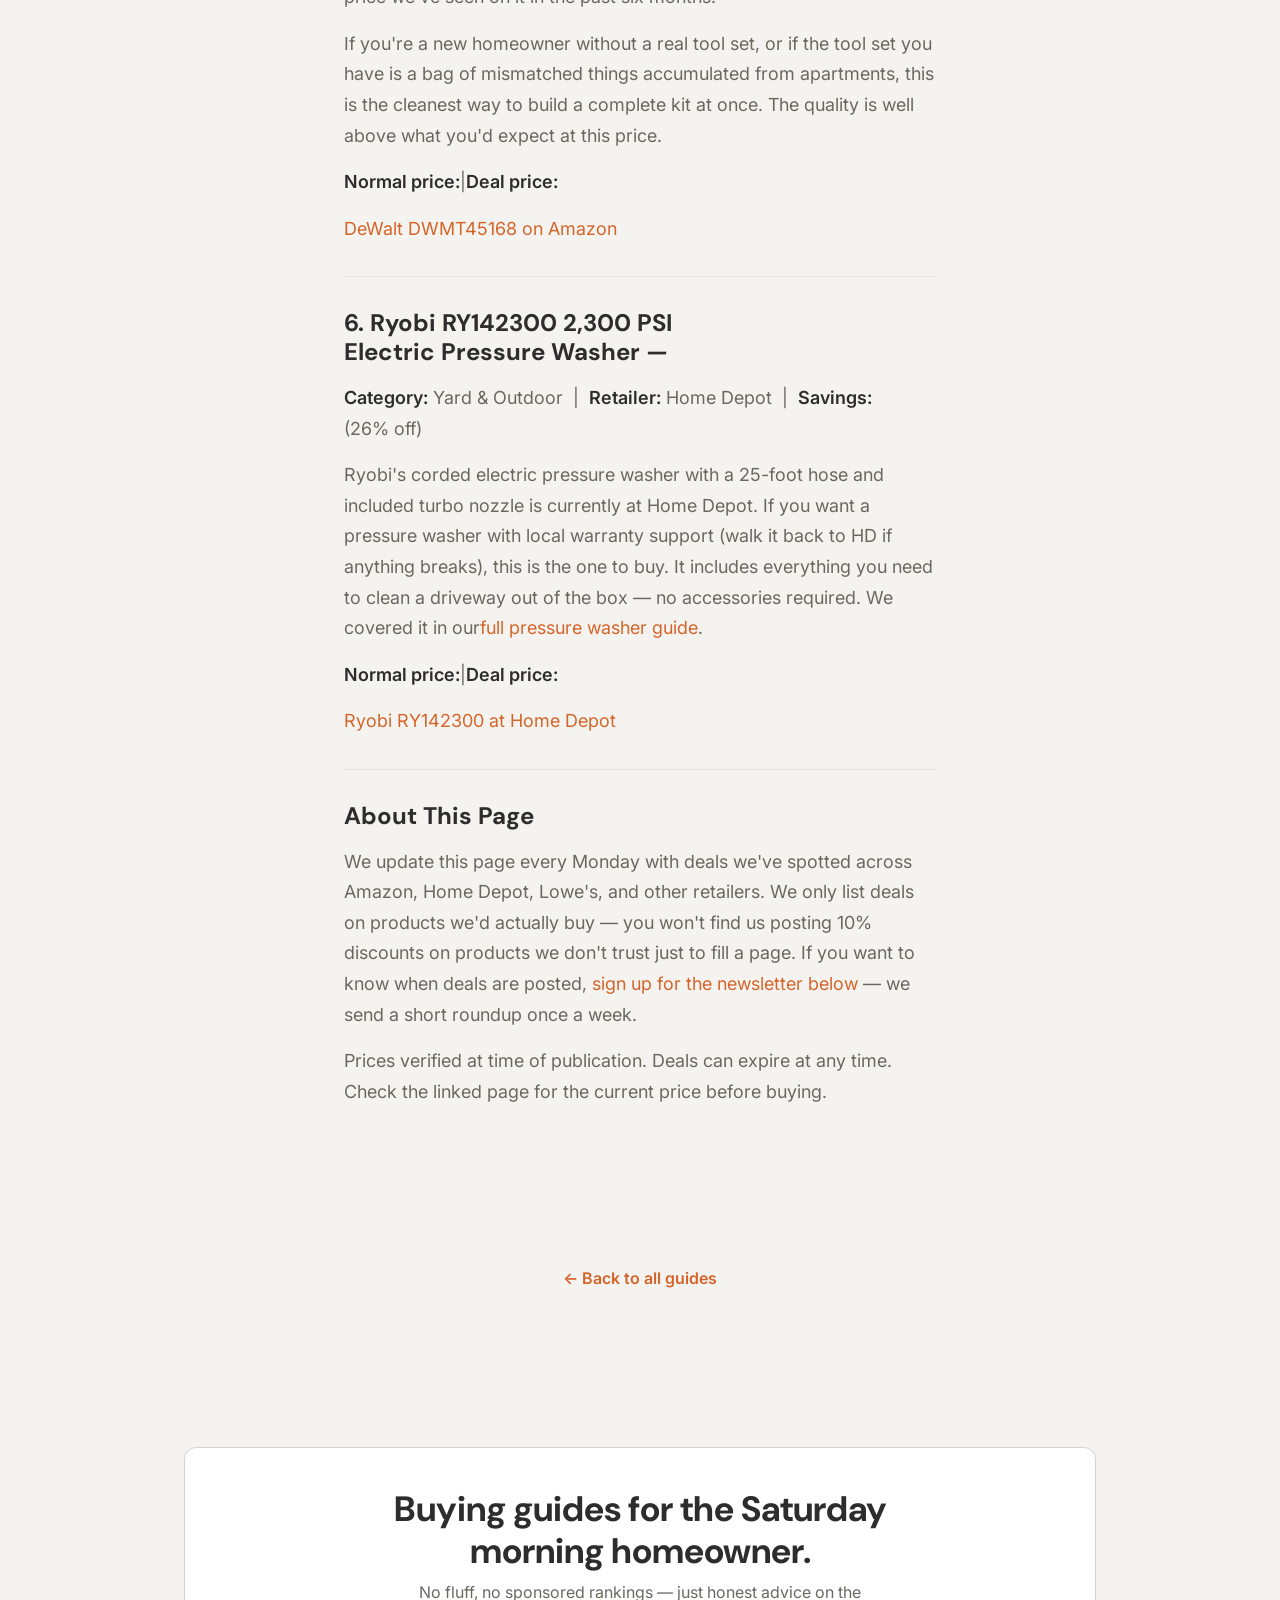
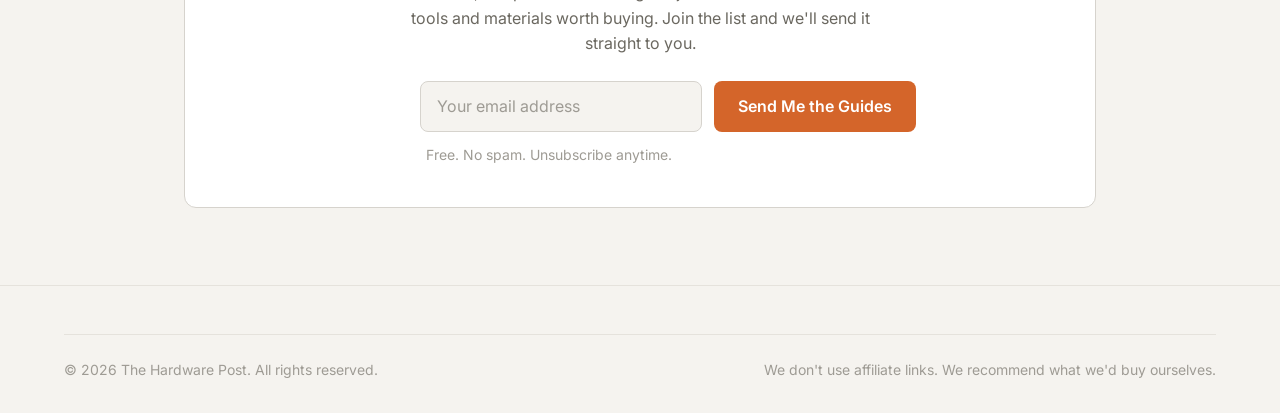
<file: articles/best-deals-this-week.html>
<!DOCTYPE html>

<html lang="en">
<head>
<meta charset="utf-8"/>
<meta content="width=device-width, initial-scale=1.0" name="viewport"/>
<title>Best Deals This Week — The Hardware Post</title>
<meta content="The best hardware and home tool deals this week, curated for homeowners. Updated weekly." name="description"/>
<meta content="Best Deals This Week — The Hardware Post" property="og:title"/>
<meta content="The best hardware and home tool deals this week, curated for homeowners. Updated weekly." property="og:description"/>
<meta content="article" property="og:type"/>
<link href="../style.css" rel="stylesheet"/>
<!-- Google tag (gtag.js) -->
<script async="" src="https://www.googletagmanager.com/gtag/js?id=G-45VR59GWZ4"></script>
<script>
    window.dataLayer = window.dataLayer || [];
    function gtag(){dataLayer.push(arguments);}
    gtag('js', new Date());
    gtag('config', 'G-45VR59GWZ4');
  </script>
</head>
<body>
<header class="header" id="header">
<div class="header__inner">
<a class="header__logo" href="../">
<img alt="The Hardware Post" class="header__logo-img" src="../images/logo-header.png"/>
</a>
<nav class="header__nav" id="nav">
<a href="../#guides">Buying Guides</a>
<a href="../#deals">Deals</a>
<a href="../#categories">Categories</a>
<a href="../#about">About</a>
<button aria-label="Switch to dark mode" class="theme-toggle" data-theme-toggle="">
<svg fill="none" height="20" stroke="currentColor" stroke-width="2" viewbox="0 0 24 24" width="20"><path d="M21 12.79A9 9 0 1 1 11.21 3 7 7 0 0 0 21 12.79z"></path></svg>
</button>
</nav>
<button aria-label="Toggle menu" class="mobile-menu-btn" id="mobileMenuBtn">
<svg fill="none" height="24" stroke="currentColor" stroke-linecap="round" stroke-width="2" viewbox="0 0 24 24" width="24"><path d="M3 12h18M3 6h18M3 18h18"></path></svg>
</button>
</div>
</header>
<main>
<article>
<section class="article-header">
<div class="container container--narrow">
<p class="article-header__tag">Deals</p>
<h1 class="article-header__title">Best Deals This Week</h1>
<p class="article-header__meta">Updated weekly. Last updated: April 2026.</p>
</div>
</section>
<section class="article-body">
<div class="container container--narrow">
<p>We check prices on the tools and home products we'd actually buy. No deal posts for things we wouldn't recommend at full price. If it's here, it's genuinely worth it at the current price — and we think it's a meaningful discount from where it normally sits.</p>
<p>Prices can change. If a link shows a different price than what's listed here, the deal may have ended. Check back next week — we update this page every Monday.</p>
<hr/>
<!-- DEAL 1 -->
<h2>1. EGO Power+ LB5804 56V Leaf Blower Kit — <s></s> <strong></strong></h2>
<p><strong>Category:</strong> Yard &amp; Outdoor  |  <strong>Retailer:</strong> Home Depot  |  <strong>Savings:</strong>(29% off)</p>
<p>This is the leaf blower we recommend to almost everyone. The LB5804 is a 580 CFM brushless blower that comes with a 5.0Ah battery and charger — everything you need to get started. At this is the lowest kit price we've seen on this model. The EGO 56V platform is one of the best battery ecosystems in cordless outdoor power: the same battery runs EGO's mowers, chainsaws, and string trimmers.</p>
<p>At you're getting a tool that competes with gas for residential yard work and starts every time. Strong buy if you're starting a cordless outdoor setup or replacing a gas blower.</p>
<p><strong>Normal price:</strong>|<strong>Deal price:</strong></p>
<p><a href="https://www.homedepot.com/p/EGO-Power-580-CFM-56-Volt-Lithium-Ion-Cordless-Brushless-Blower-with-5-0-Ah-Battery-and-Charger-LB5804/314928018">EGO LB5804 at Home Depot</a></p>
<hr/>
<!-- DEAL 2 -->
<h2>2. Milwaukee M18 FUEL 1/2" Drill/Driver Combo Kit (2997-22) — <s></s> <strong></strong></h2>
<p><strong>Category:</strong> Power Tools  |  <strong>Retailer:</strong> Amazon  |  <strong>Savings:</strong>(33% off)</p>
<p>The Milwaukee M18 FUEL 2-tool combo kit includes the M18 FUEL drill/driver and M18 FUEL impact driver — both in FUEL brushless, both with 5.0Ah batteries (two of them), and a charger. At this is a landmark price. The M18 platform is the gold standard for professional power tools, and these two tools cover 90% of what most homeowners and serious DIYers need.</p>
<p>To be clear about what you're getting: the M18 FUEL drill driver delivers 1,200 in-lbs of torque. The impact driver delivers 2,000 in-lbs. Combined with two 5.0Ah batteries, you have enough runtime for a full day of work without pausing.</p>
<p>This deal comes around a few times a year. If you've been waiting for a reason to commit to Milwaukee, this is it.</p>
<p><strong>Normal price:</strong>|<strong>Deal price:</strong></p>
<p><a href="https://www.amazon.com/Milwaukee-2997-22-M18-Fuel-Combo/dp/B0154HBLF4">Milwaukee 2997-22 Combo Kit on Amazon</a></p>
<hr/>
<!-- DEAL 3 -->
<h2>3. Sun Joe SPX3001 2,030 PSI Electric Pressure Washer — <s></s> <strong></strong></h2>
<p><strong>Category:</strong> Yard &amp; Outdoor  |  <strong>Retailer:</strong> Amazon  |  <strong>Savings:</strong>(25% off)</p>
<p>The SPX3001 is our pick for best budget electric pressure washer for residential driveways. At it's a great entry point for anyone who has been hand-scrubbing a concrete driveway. It delivers 2,030 PSI and 1.76 GPM, includes five nozzles and an onboard soap tank, and has a 35-foot power cord. Add a ~ turbo nozzle and you have a complete driveway setup for.</p>
<p>This price point shows up a few times a year, usually around spring cleaning season. If you've been thinking about buying one, now is the time.</p>
<p><strong>Normal price:</strong>|<strong>Deal price:</strong></p>
<p><a href="https://www.amazon.com/Sun-Joe-SPX3001-Electric-Pressure/dp/B07P7ZFM72">Sun Joe SPX3001 on Amazon</a></p>
<hr/>
<!-- DEAL 4 -->
<h2>4. Fleximounts GR48 4×8 ft Overhead Garage Storage Rack — <s></s> <strong></strong></h2>
<p><strong>Category:</strong> Garage &amp; Storage  |  <strong>Retailer:</strong> Amazon  |  <strong>Savings:</strong>(30% off)</p>
<p>The Fleximounts GR48 is the overhead garage storage rack we recommend in our <a href="./garage-organization-budget.html">garage organization guide</a>. It holds 600 lbs, adjusts between 22 and 40 inches below the ceiling, and mounts to joists on a 4×4 grid. At it's at the bottom of its usual price range — it normally runs.</p>
<p>If your garage ceiling is currently empty and your floor is full, this is the single most impactful purchase you can make for. A 4×8 rack holds all your holiday bins, luggage, camping gear, and seasonal sports equipment — freeing up floor space equivalent to a parking spot.</p>
<p><strong>Normal price:</strong>|<strong>Deal price:</strong></p>
<p><a href="https://www.amazon.com/Fleximounts-Overhead-Garage-Storage-Adjustable/dp/B07BCHJ8FH">Fleximounts GR48 on Amazon</a></p>
<hr/>
<!-- DEAL 5 -->
<h2>5. DeWalt 168-Piece Home Tool Kit (DWMT45168) — <s></s> <strong></strong></h2>
<p><strong>Category:</strong> Hand Tools  |  <strong>Retailer:</strong> Amazon  |  <strong>Savings:</strong>(28% off)</p>
<p>This is the tool set we call out as the best pick for new homeowners. Unlike most "tool sets," the DeWalt 168-piece includes actual homeowner tools — a hammer, tape measure, level, pliers, utility knife, and adjustable wrench — alongside a solid socket set. At it's the lowest price we've seen on it in the past six months.</p>
<p>If you're a new homeowner without a real tool set, or if the tool set you have is a bag of mismatched things accumulated from apartments, this is the cleanest way to build a complete kit at once. The quality is well above what you'd expect at this price.</p>
<p><strong>Normal price:</strong>|<strong>Deal price:</strong></p>
<p><a href="https://www.amazon.com/DEWALT-168-Piece-DWMT45168-Mechanics-Screwdriver/dp/B0CQJ7TFTC">DeWalt DWMT45168 on Amazon</a></p>
<hr/>
<!-- DEAL 6 -->
<h2>6. Ryobi RY142300 2,300 PSI Electric Pressure Washer — <s></s> <strong></strong></h2>
<p><strong>Category:</strong> Yard &amp; Outdoor  |  <strong>Retailer:</strong> Home Depot  |  <strong>Savings:</strong>(26% off)</p>
<p>Ryobi's corded electric pressure washer with a 25-foot hose and included turbo nozzle is currently at Home Depot. If you want a pressure washer with local warranty support (walk it back to HD if anything breaks), this is the one to buy. It includes everything you need to clean a driveway out of the box — no accessories required. We covered it in our<a href="./best-pressure-washers.html">full pressure washer guide</a>.</p>
<p><strong>Normal price:</strong>|<strong>Deal price:</strong></p>
<p><a href="https://www.homedepot.com/p/RYOBI-2300-PSI-1-2-GPM-Cold-Water-Electric-Pressure-Washer-RY142300/315007875">Ryobi RY142300 at Home Depot</a></p>
<hr/>
<h2>About This Page</h2>
<p>We update this page every Monday with deals we've spotted across Amazon, Home Depot, Lowe's, and other retailers. We only list deals on products we'd actually buy — you won't find us posting 10% discounts on products we don't trust just to fill a page. If you want to know when deals are posted, <a href="#newsletter">sign up for the newsletter below</a> — we send a short roundup once a week.</p>
<p>Prices verified at time of publication. Deals can expire at any time. Check the linked page for the current price before buying.</p>
</div>
</section>
</article>
<section class="section">
<div class="container container--narrow" style="text-align: center;">
<a href="../" style="font-weight: 600; font-size: var(--text-sm);">← Back to all guides</a>
</div>
</section>
<section class="section" id="newsletter">
<div class="container container--default">
<div class="newsletter">
<h2 class="newsletter__title">Buying guides for the Saturday morning homeowner.</h2>
<p class="newsletter__text">No fluff, no sponsored rankings — just honest advice on the tools and materials worth buying. Join the list and we'll send it straight to you.</p>
<script src="https://f.convertkit.com/ckjs/ck.5.js"></script>
<form action="https://app.convertkit.com/forms/9332724/subscriptions" class="seva-form formkit-form" data-format="inline" data-sv-form="9332724" data-uid="83792e4516" data-version="5" method="post" min-width="400 500 600 700 800" style="max-width: 440px; margin: 0 auto;">
<div data-style="clean">
<ul class="formkit-alert formkit-alert-error" data-element="errors" data-group="alert" style="list-style: none; padding: 0; font-size: var(--text-xs); color: var(--color-warning);"></ul>
<div class="newsletter__form" data-element="fields" data-stacked="false">
<input aria-label="Email address" class="formkit-input newsletter__input" name="email_address" placeholder="Your email address" required="" type="email"/>
<button class="formkit-submit newsletter__btn" data-element="submit" type="submit">
<span>Send Me the Guides</span>
</button>
</div>
</div>
</form>
<p style="font-size: var(--text-xs); color: var(--color-text-muted); margin-top: var(--space-3);">Free. No spam. Unsubscribe anytime.</p>
</div>
</div>
</section>
</main>
<footer class="footer">
<div class="container">
<div class="footer__bottom">
<p>© 2026 The Hardware Post. All rights reserved.</p>
<p>We don't use affiliate links. We recommend what we'd buy ourselves.</p>
</div>
</div>
</footer>
<script>
    (function() {
      const t = document.querySelector('[data-theme-toggle]'), r = document.documentElement;
      let d = matchMedia('(prefers-color-scheme:dark)').matches ? 'dark' : 'light';
      r.setAttribute('data-theme', d);
      t && t.addEventListener('click', () => { d = d === 'dark' ? 'light' : 'dark'; r.setAttribute('data-theme', d); t.setAttribute('aria-label', 'Switch to ' + (d === 'dark' ? 'light' : 'dark') + ' mode'); t.innerHTML = d === 'dark' ? '<svg width="20" height="20" viewBox="0 0 24 24" fill="none" stroke="currentColor" stroke-width="2"><circle cx="12" cy="12" r="5"/><path d="M12 1v2M12 21v2M4.22 4.22l1.42 1.42M18.36 18.36l1.42 1.42M1 12h2M21 12h2M4.22 19.78l1.42-1.42M18.36 5.64l1.42-1.42"/></svg>' : '<svg width="20" height="20" viewBox="0 0 24 24" fill="none" stroke="currentColor" stroke-width="2"><path d="M21 12.79A9 9 0 1 1 11.21 3 7 7 0 0 0 21 12.79z"/></svg>'; });
    })();
    window.addEventListener('scroll', () => { document.getElementById('header').classList.toggle('header--scrolled', window.scrollY > 10); });
    document.getElementById('mobileMenuBtn').addEventListener('click', () => { document.getElementById('nav').classList.toggle('active'); });
  </script>
</body>
</html>
</file>
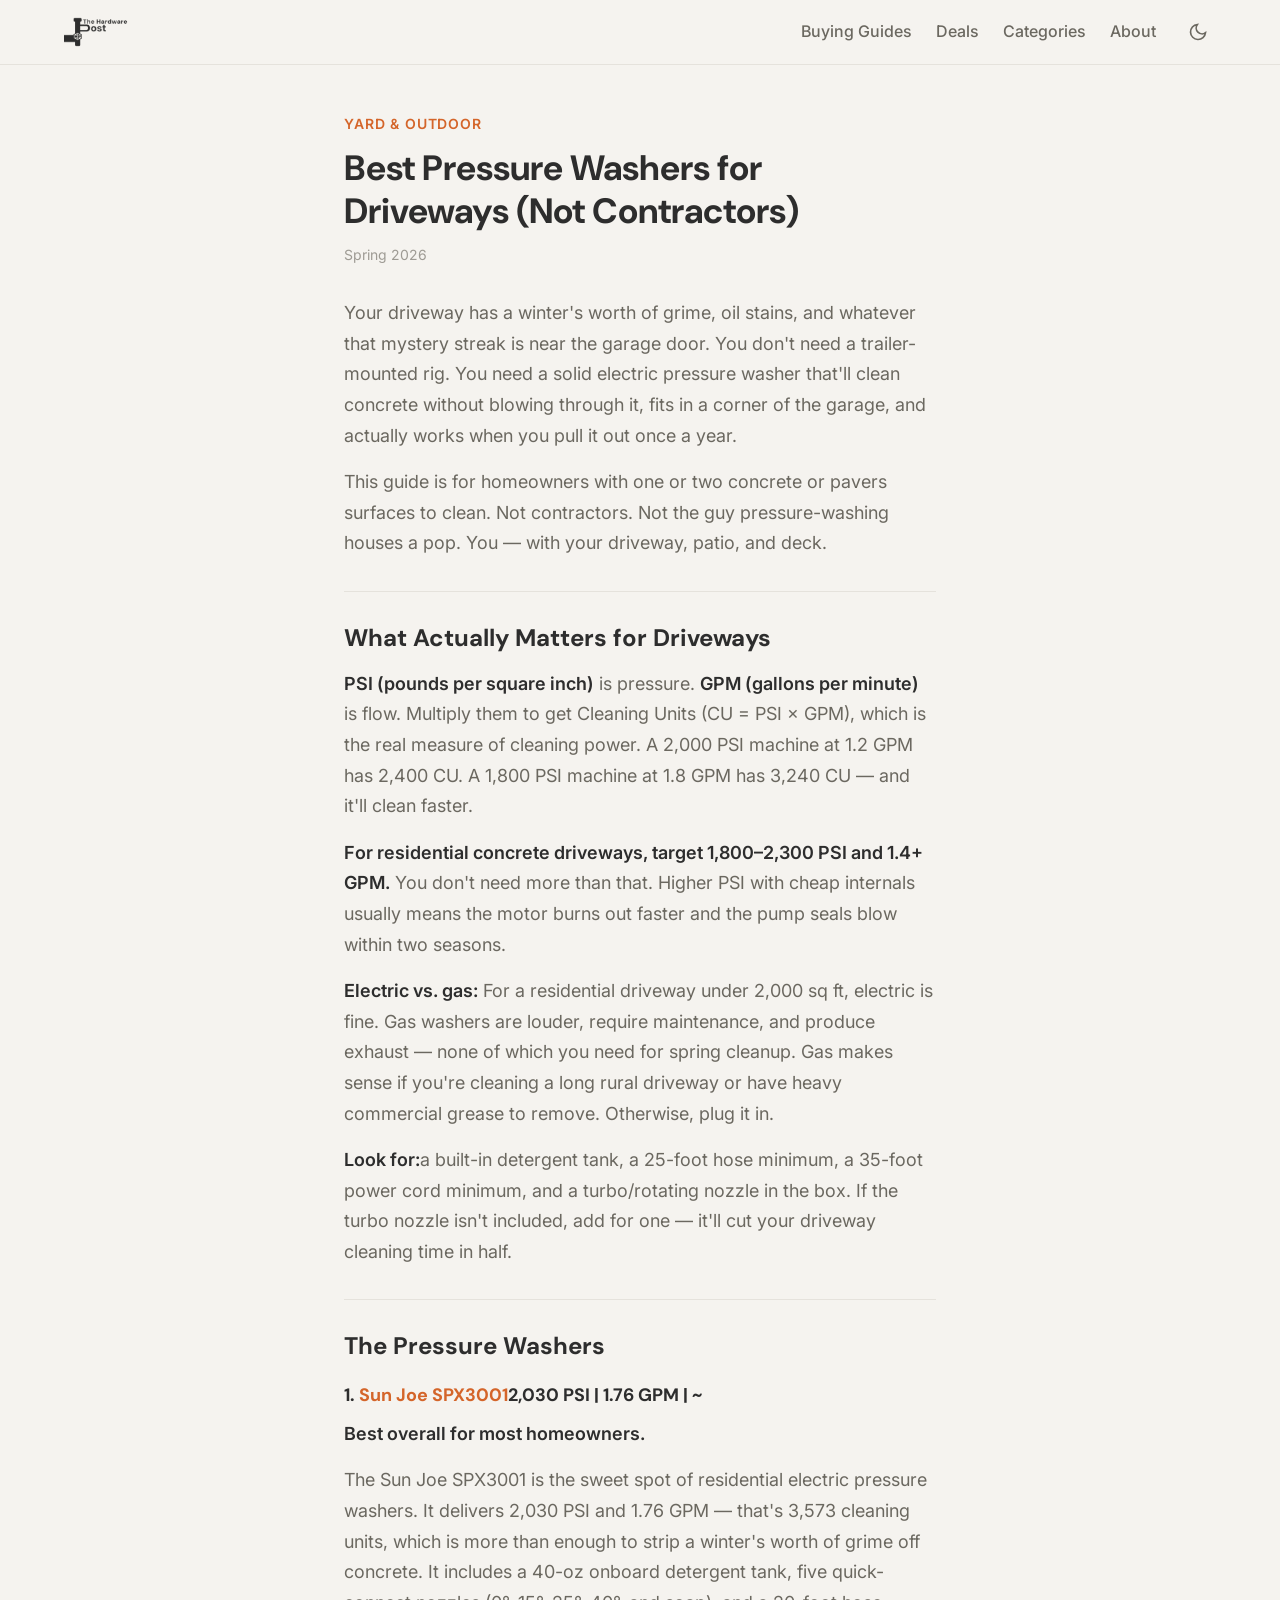
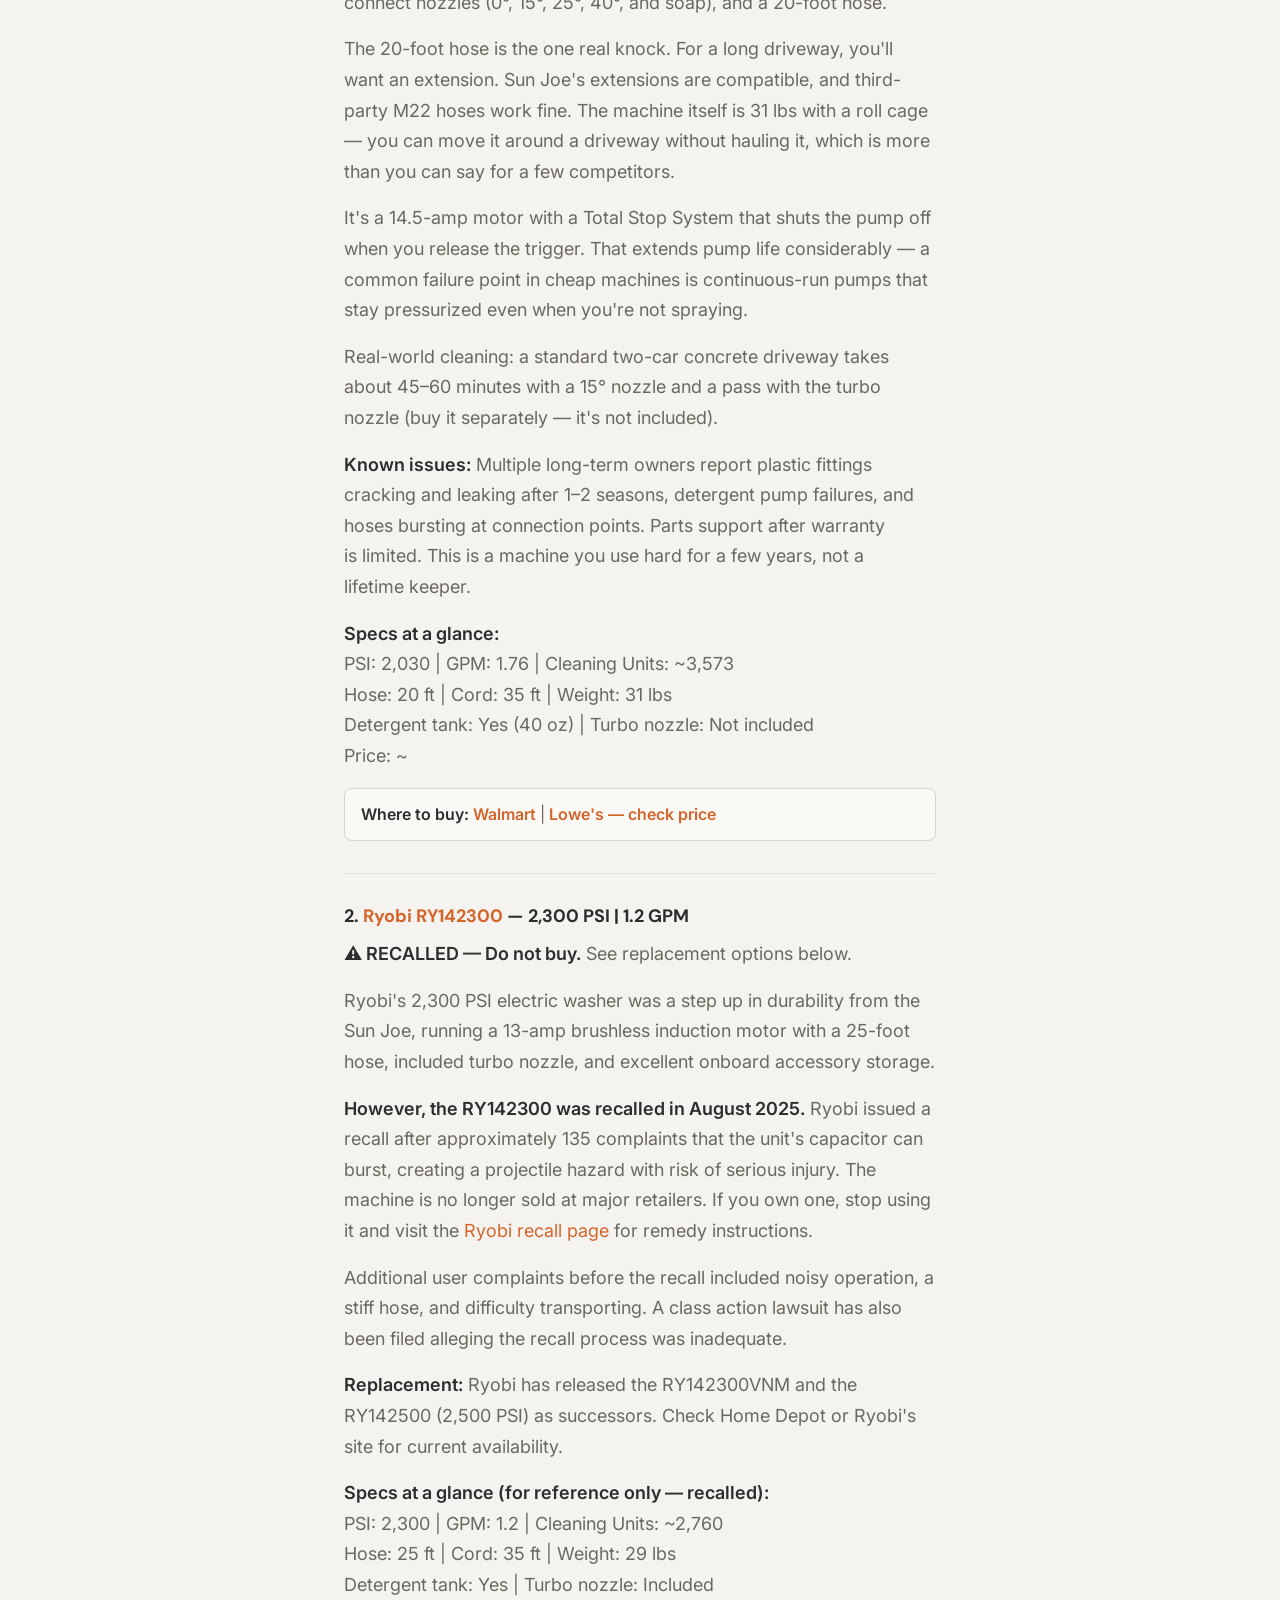
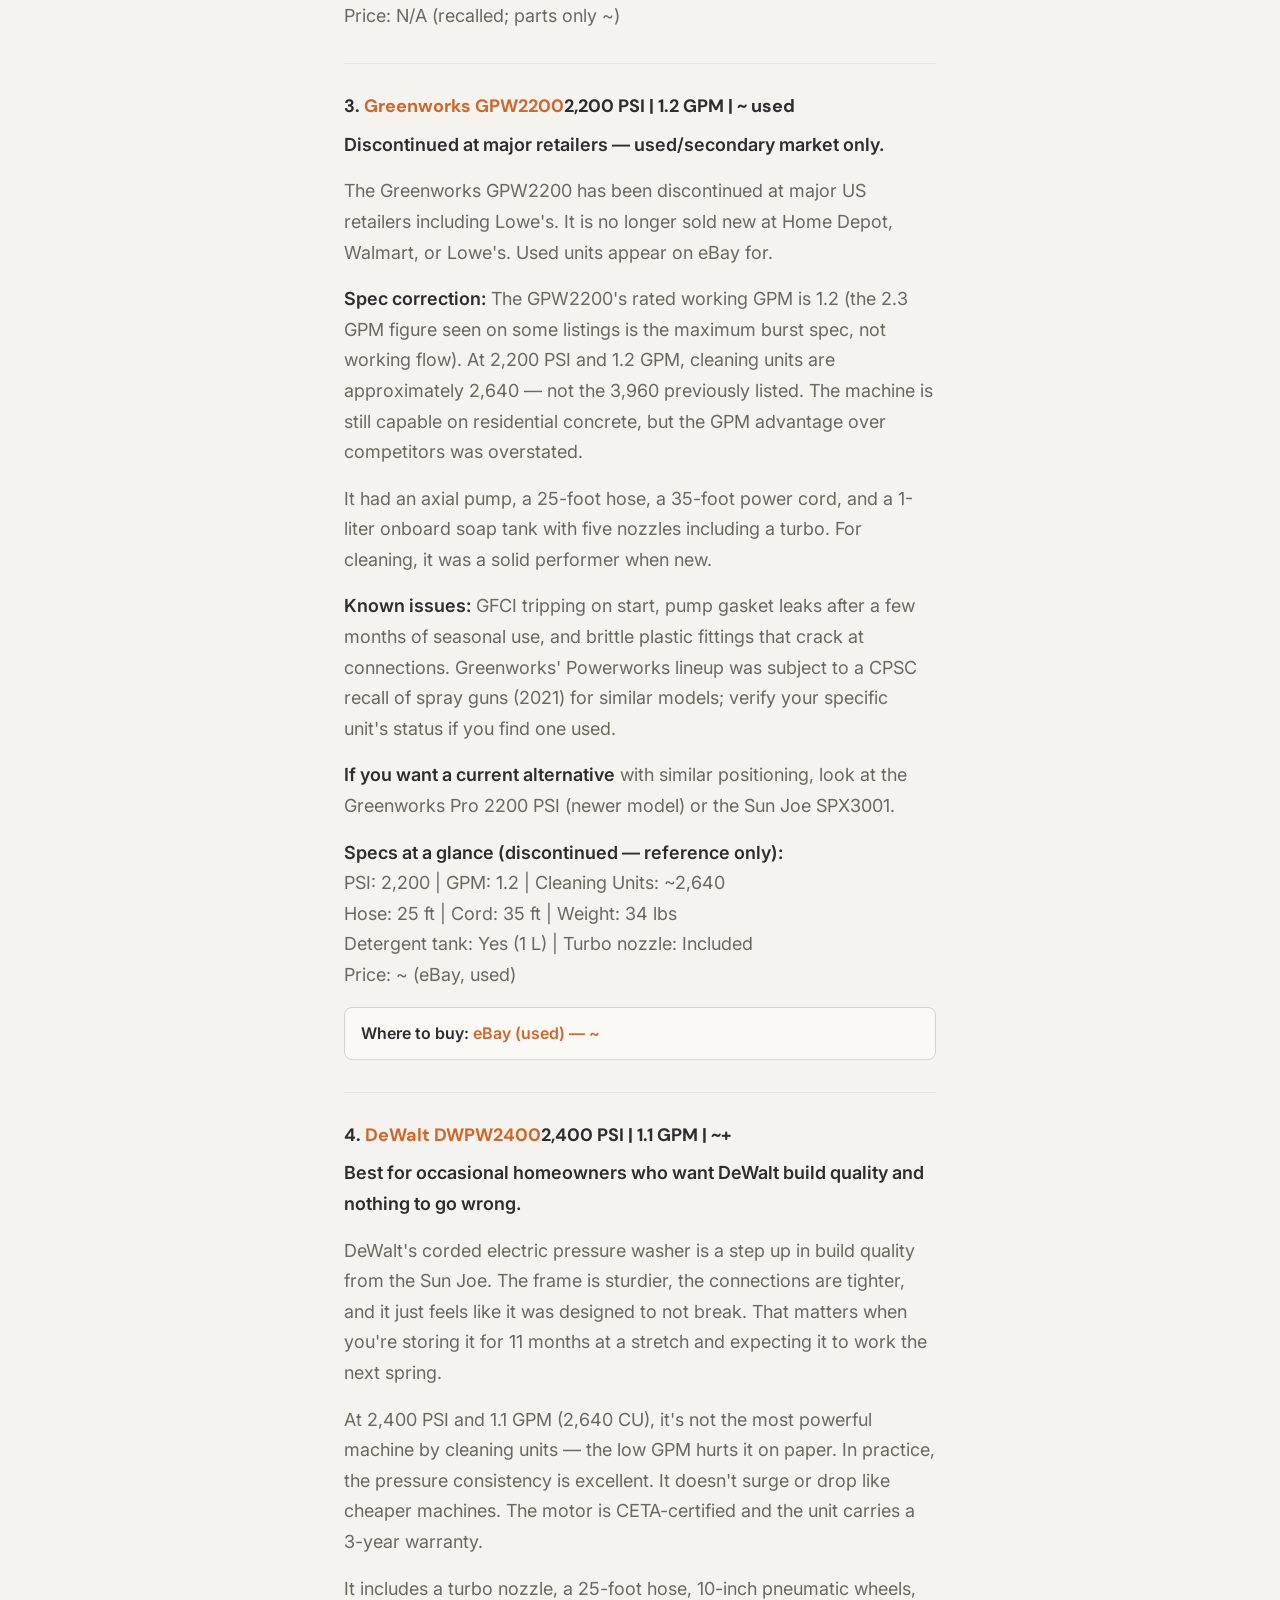
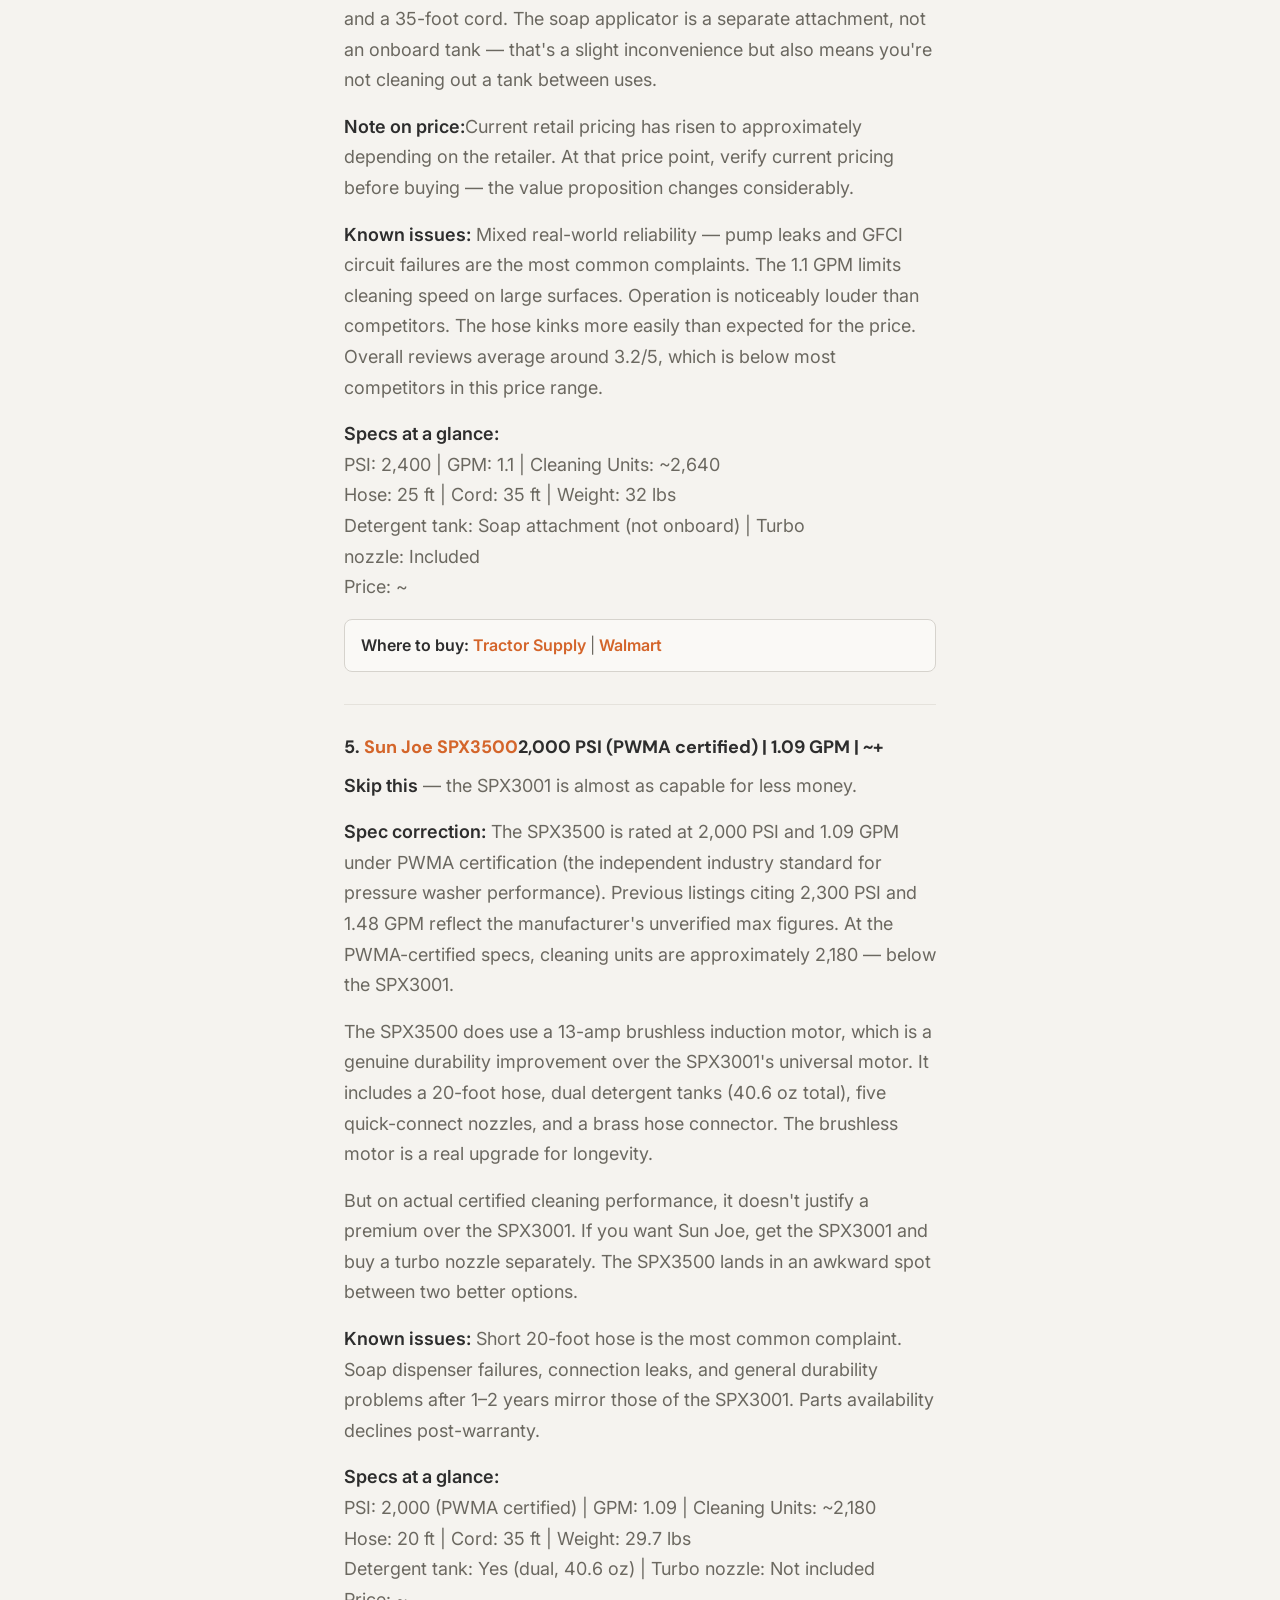
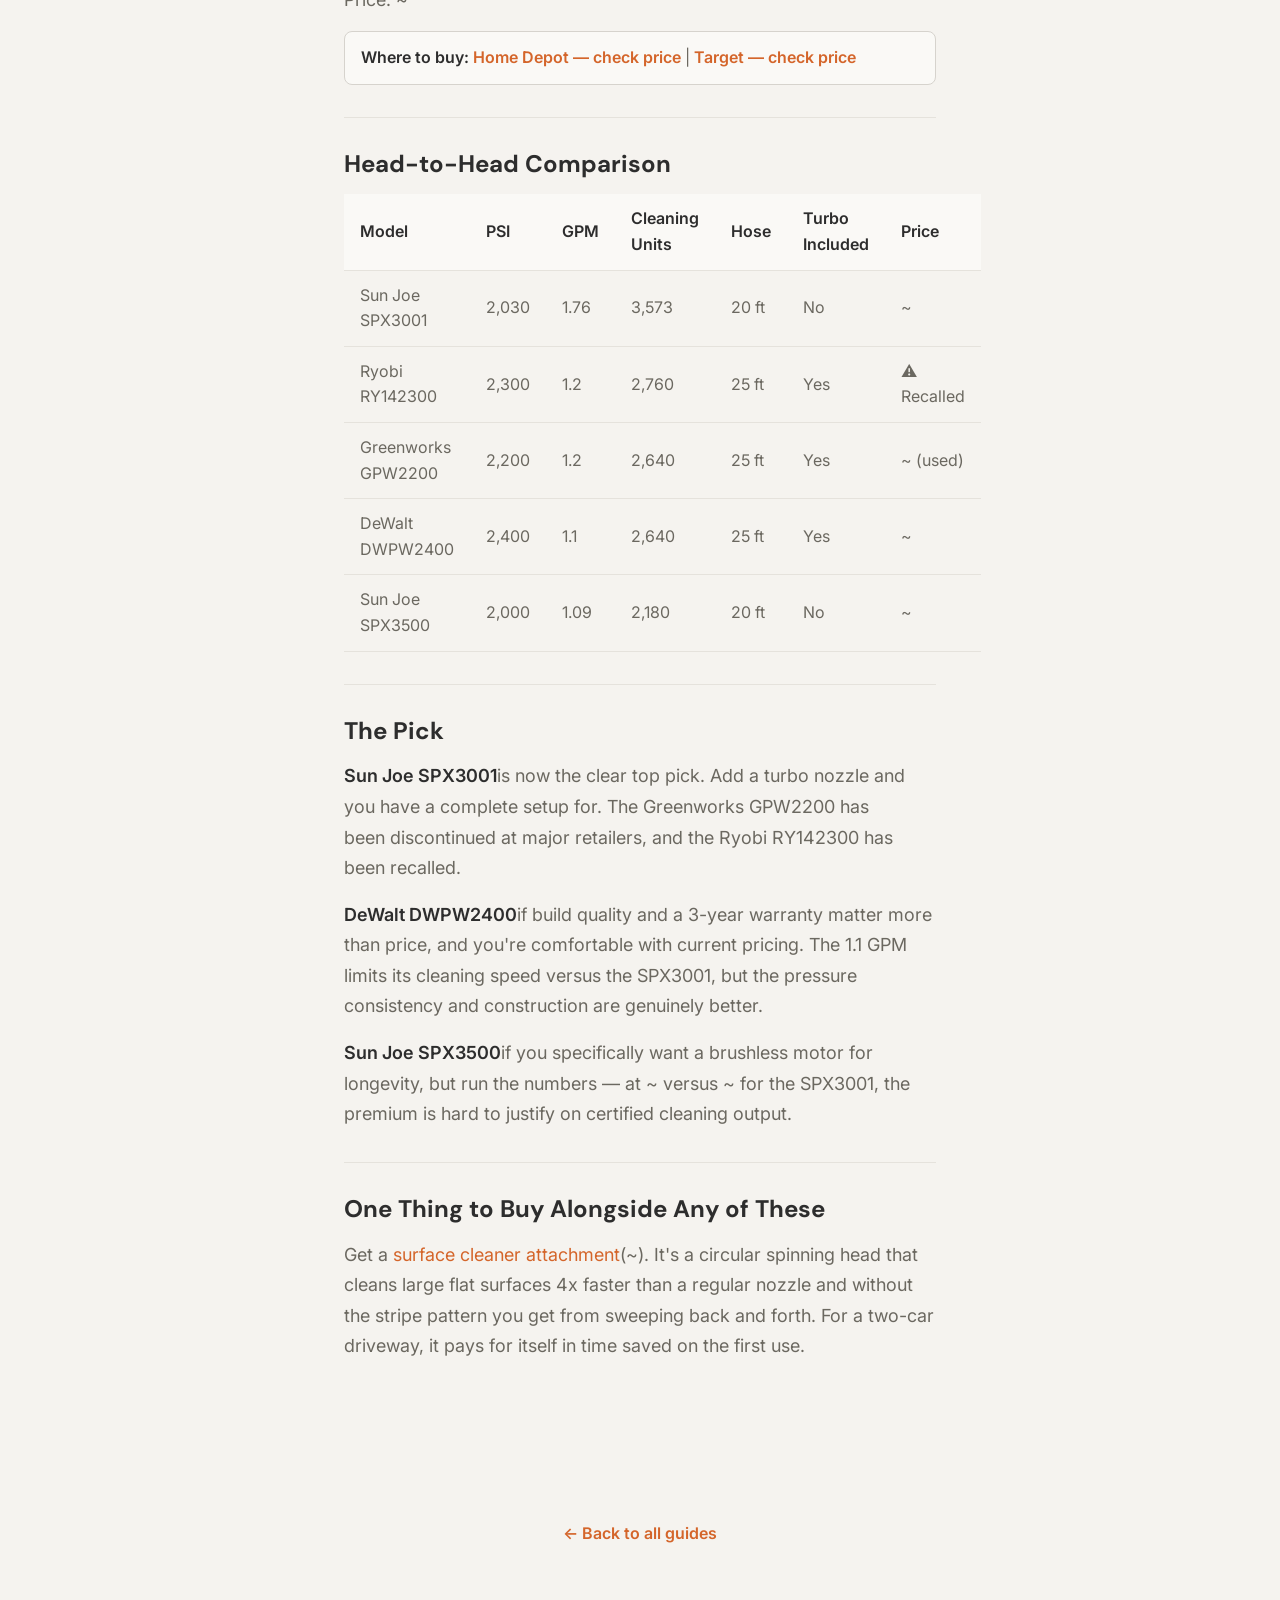
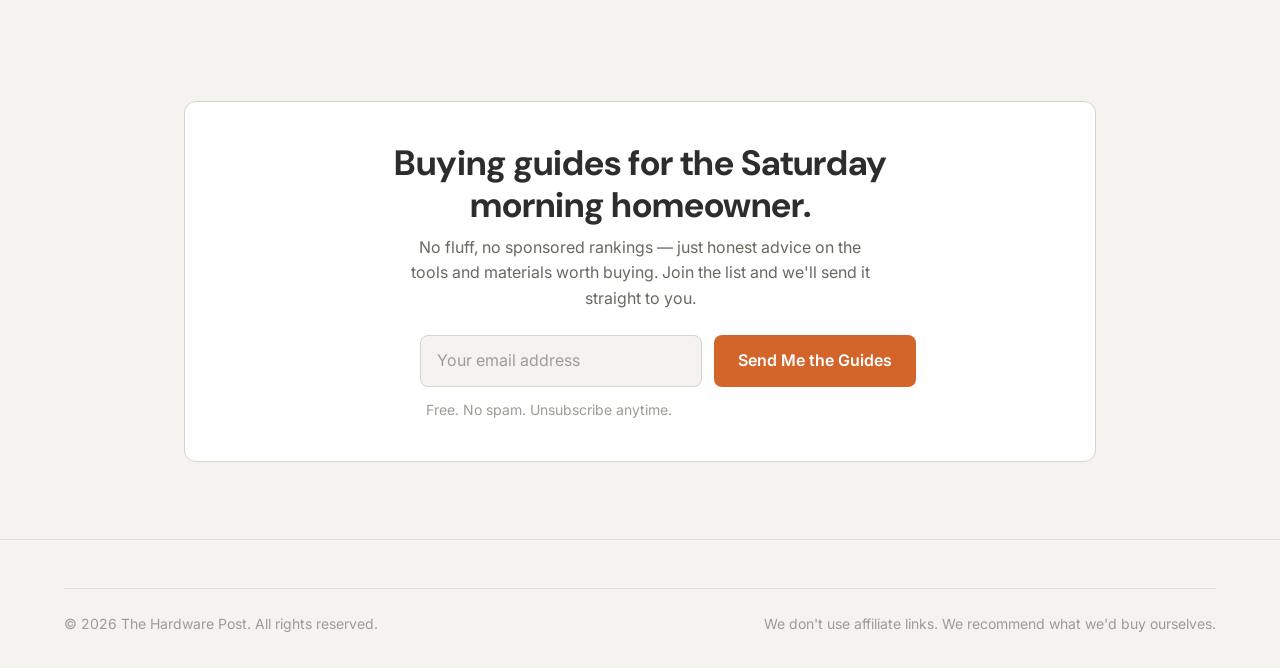
<file: articles/best-pressure-washers.html>
<!DOCTYPE html>

<html lang="en">
<head>
<meta charset="utf-8"/>
<meta content="width=device-width, initial-scale=1.0" name="viewport"/>
<title>Best Pressure Washers for Driveways (Not Contractors) — The Hardware Post</title>
<meta content="The best electric pressure washers for residential driveways. Real PSI, real GPM, real talk." name="description"/>
<meta content="Best Pressure Washers for Driveways (Not Contractors) — The Hardware Post" property="og:title"/>
<meta content="The best electric pressure washers for residential driveways. Real PSI, real GPM, real talk." property="og:description"/>
<meta content="article" property="og:type"/>
<link href="../style.css" rel="stylesheet"/>
<!-- Google tag (gtag.js) -->
<script async="" src="https://www.googletagmanager.com/gtag/js?id=G-45VR59GWZ4"></script>
<script>
    window.dataLayer = window.dataLayer || [];
    function gtag(){dataLayer.push(arguments);}
    gtag('js', new Date());
    gtag('config', 'G-45VR59GWZ4');
  </script>
</head>
<body>
<header class="header" id="header">
<div class="header__inner">
<a class="header__logo" href="../">
<img alt="The Hardware Post" class="header__logo-img" src="../images/logo-header.png"/>
</a>
<nav class="header__nav" id="nav">
<a href="../#guides">Buying Guides</a>
<a href="../#deals">Deals</a>
<a href="../#categories">Categories</a>
<a href="../#about">About</a>
<button aria-label="Switch to dark mode" class="theme-toggle" data-theme-toggle="">
<svg fill="none" height="20" stroke="currentColor" stroke-width="2" viewbox="0 0 24 24" width="20"><path d="M21 12.79A9 9 0 1 1 11.21 3 7 7 0 0 0 21 12.79z"></path></svg>
</button>
</nav>
<button aria-label="Toggle menu" class="mobile-menu-btn" id="mobileMenuBtn">
<svg fill="none" height="24" stroke="currentColor" stroke-linecap="round" stroke-width="2" viewbox="0 0 24 24" width="24"><path d="M3 12h18M3 6h18M3 18h18"></path></svg>
</button>
</div>
</header>
<main>
<article>
<section class="article-header">
<div class="container container--narrow">
<p class="article-header__tag">Yard &amp; Outdoor</p>
<h1 class="article-header__title">Best Pressure Washers for Driveways (Not Contractors)</h1>
<p class="article-header__meta">Spring 2026</p>
</div>
</section>
<section class="article-body">
<div class="container container--narrow">
<p>Your driveway has a winter's worth of grime, oil stains, and whatever that mystery streak is near the garage door. You don't need a trailer-mounted rig. You need a solid electric pressure washer that'll clean concrete without blowing through it, fits in a corner of the garage, and actually works when you pull it out once a year.</p>
<p>This guide is for homeowners with one or two concrete or pavers surfaces to clean. Not contractors. Not the guy pressure-washing houses a pop. You — with your driveway, patio, and deck.</p>
<hr/>
<h2>What Actually Matters for Driveways</h2>
<p><strong>PSI (pounds per square inch)</strong> is pressure. <strong>GPM (gallons per minute)</strong> is flow. Multiply them to get Cleaning Units (CU = PSI × GPM), which is the real measure of cleaning power. A 2,000 PSI machine at 1.2 GPM has 2,400 CU. A 1,800 PSI machine at 1.8 GPM has 3,240 CU — and it'll clean faster.</p>
<p><strong>For residential concrete driveways, target 1,800–2,300 PSI and 1.4+ GPM.</strong> You don't need more than that. Higher PSI with cheap internals usually means the motor burns out faster and the pump seals blow within two seasons.</p>
<p><strong>Electric vs. gas:</strong> For a residential driveway under 2,000 sq ft, electric is fine. Gas washers are louder, require maintenance, and produce exhaust — none of which you need for spring cleanup. Gas makes sense if you're cleaning a long rural driveway or have heavy commercial grease to remove. Otherwise, plug it in.</p>
<p><strong>Look for:</strong>a built-in detergent tank, a 25-foot hose minimum, a 35-foot power cord minimum, and a turbo/rotating nozzle in the box. If the turbo nozzle isn't included, add for one — it'll cut your driveway cleaning time in half.</p>
<hr/>
<h2>The Pressure Washers</h2>
<h3>1. <a href="https://www.walmart.com/ip/44810045">Sun Joe SPX3001</a>2,030 PSI | 1.76 GPM | ~</h3>
<p><strong>Best overall for most homeowners.</strong></p>
<p>The Sun Joe SPX3001 is the sweet spot of residential electric pressure washers. It delivers 2,030 PSI and 1.76 GPM — that's 3,573 cleaning units, which is more than enough to strip a winter's worth of grime off concrete. It includes a 40-oz onboard detergent tank, five quick-connect nozzles (0°, 15°, 25°, 40°, and soap), and a 20-foot hose.</p>
<p>The 20-foot hose is the one real knock. For a long driveway, you'll want an extension. Sun Joe's extensions are compatible, and third-party M22 hoses work fine. The machine itself is 31 lbs with a roll cage — you can move it around a driveway without hauling it, which is more than you can say for a few competitors.</p>
<p>It's a 14.5-amp motor with a Total Stop System that shuts the pump off when you release the trigger. That extends pump life considerably — a common failure point in cheap machines is continuous-run pumps that stay pressurized even when you're not spraying.</p>
<p>Real-world cleaning: a standard two-car concrete driveway takes about 45–60 minutes with a 15° nozzle and a pass with the turbo nozzle (buy it separately — it's not included).</p>
<p><strong>Known issues:</strong> Multiple long-term owners report plastic fittings cracking and leaking after 1–2 seasons, detergent pump failures, and hoses bursting at connection points. Parts support after warranty is limited. This is a machine you use hard for a few years, not a lifetime keeper.</p>
<p><strong>Specs at a glance:</strong><br/>
          PSI: 2,030 | GPM: 1.76 | Cleaning Units: ~3,573<br/>
          Hose: 20 ft | Cord: 35 ft | Weight: 31 lbs<br/>
          Detergent tank: Yes (40 oz) | Turbo nozzle: Not included<br/>Price: ~</p>
<p class="where-to-buy"><strong>Where to buy:</strong> <a href="https://www.walmart.com/ip/44810045">Walmart</a> | <a href="https://www.lowes.com/pd/Sun-Joe-2030-PSI-1-76-GPM-Cold-Water-Electric-Pressure-Washer/1000210555">Lowe's — check price</a></p>
<hr/>
<h3>2. <a href="https://www.ryobitools.com/products/46396016935">Ryobi RY142300</a> — 2,300 PSI | 1.2 GPM</h3>
<p><strong>⚠️ RECALLED — Do not buy.</strong> See replacement options below.</p>
<p>Ryobi's 2,300 PSI electric washer was a step up in durability from the Sun Joe, running a 13-amp brushless induction motor with a 25-foot hose, included turbo nozzle, and excellent onboard accessory storage.</p>
<p><strong>However, the RY142300 was recalled in August 2025.</strong> Ryobi issued a recall after approximately 135 complaints that the unit's capacitor can burst, creating a projectile hazard with risk of serious injury. The machine is no longer sold at major retailers. If you own one, stop using it and visit the <a href="https://www.ryobitools.com/pages/recall-notices">Ryobi recall page</a> for remedy instructions.</p>
<p>Additional user complaints before the recall included noisy operation, a stiff hose, and difficulty transporting. A class action lawsuit has also been filed alleging the recall process was inadequate.</p>
<p><strong>Replacement:</strong> Ryobi has released the RY142300VNM and the RY142500 (2,500 PSI) as successors. Check Home Depot or Ryobi's site for current availability.</p>
<p><strong>Specs at a glance (for reference only — recalled):</strong><br/>
          PSI: 2,300 | GPM: 1.2 | Cleaning Units: ~2,760<br/>
          Hose: 25 ft | Cord: 35 ft | Weight: 29 lbs<br/>
          Detergent tank: Yes | Turbo nozzle: Included<br/>Price: N/A (recalled; parts only ~)</p>
<hr/>
<h3>3. <a href="https://www.ebay.com/itm/137192572972">Greenworks GPW2200</a>2,200 PSI | 1.2 GPM | ~ used</h3>
<p><strong>Discontinued at major retailers — used/secondary market only.</strong></p>
<p>The Greenworks GPW2200 has been discontinued at major US retailers including Lowe's. It is no longer sold new at Home Depot, Walmart, or Lowe's. Used units appear on eBay for.</p>
<p><strong>Spec correction:</strong> The GPW2200's rated working GPM is 1.2 (the 2.3 GPM figure seen on some listings is the maximum burst spec, not working flow). At 2,200 PSI and 1.2 GPM, cleaning units are approximately 2,640 — not the 3,960 previously listed. The machine is still capable on residential concrete, but the GPM advantage over competitors was overstated.</p>
<p>It had an axial pump, a 25-foot hose, a 35-foot power cord, and a 1-liter onboard soap tank with five nozzles including a turbo. For cleaning, it was a solid performer when new.</p>
<p><strong>Known issues:</strong> GFCI tripping on start, pump gasket leaks after a few months of seasonal use, and brittle plastic fittings that crack at connections. Greenworks' Powerworks lineup was subject to a CPSC recall of spray guns (2021) for similar models; verify your specific unit's status if you find one used.</p>
<p><strong>If you want a current alternative</strong> with similar positioning, look at the Greenworks Pro 2200 PSI (newer model) or the Sun Joe SPX3001.</p>
<p><strong>Specs at a glance (discontinued — reference only):</strong><br/>
          PSI: 2,200 | GPM: 1.2 | Cleaning Units: ~2,640<br/>
          Hose: 25 ft | Cord: 35 ft | Weight: 34 lbs<br/>
          Detergent tank: Yes (1 L) | Turbo nozzle: Included<br/>Price: ~ (eBay, used)</p>
<p class="where-to-buy"><strong>Where to buy:</strong> <a href="https://www.ebay.com/itm/137192572972">eBay (used) — ~</a></p>
<hr/>
<h3>4. <a href="https://www.tractorsupply.com/tsc/product/dewalt-dwpw2400-120v-electric-2400-psi-cold-water-pressure-washer">DeWalt DWPW2400</a>2,400 PSI | 1.1 GPM | ~+</h3>
<p><strong>Best for occasional homeowners who want DeWalt build quality and nothing to go wrong.</strong></p>
<p>DeWalt's corded electric pressure washer is a step up in build quality from the Sun Joe. The frame is sturdier, the connections are tighter, and it just feels like it was designed to not break. That matters when you're storing it for 11 months at a stretch and expecting it to work the next spring.</p>
<p>At 2,400 PSI and 1.1 GPM (2,640 CU), it's not the most powerful machine by cleaning units — the low GPM hurts it on paper. In practice, the pressure consistency is excellent. It doesn't surge or drop like cheaper machines. The motor is CETA-certified and the unit carries a 3-year warranty.</p>
<p>It includes a turbo nozzle, a 25-foot hose, 10-inch pneumatic wheels, and a 35-foot cord. The soap applicator is a separate attachment, not an onboard tank — that's a slight inconvenience but also means you're not cleaning out a tank between uses.</p>
<p><strong>Note on price:</strong>Current retail pricing has risen to approximately depending on the retailer. At that price point, verify current pricing before buying — the value proposition changes considerably.</p>
<p><strong>Known issues:</strong> Mixed real-world reliability — pump leaks and GFCI circuit failures are the most common complaints. The 1.1 GPM limits cleaning speed on large surfaces. Operation is noticeably louder than competitors. The hose kinks more easily than expected for the price. Overall reviews average around 3.2/5, which is below most competitors in this price range.</p>
<p><strong>Specs at a glance:</strong><br/>
          PSI: 2,400 | GPM: 1.1 | Cleaning Units: ~2,640<br/>
          Hose: 25 ft | Cord: 35 ft | Weight: 32 lbs<br/>
          Detergent tank: Soap attachment (not onboard) | Turbo nozzle: Included<br/>Price: ~</p>
<p class="where-to-buy"><strong>Where to buy:</strong> <a href="https://www.tractorsupply.com/tsc/product/dewalt-dwpw2400-120v-electric-2400-psi-cold-water-pressure-washer">Tractor Supply</a> | <a href="https://www.walmart.com/ip/239972248">Walmart</a></p>
<hr/>
<h3>5. <a href="https://www.homedepot.com/p/Sun-Joe-2000-PSI-PWMA-Certified-1-09-GPM-13-Amp-Brushless-Induction-Cold-Water-Corded-Electric-Pressure-Washer-with-Brass-Hose-Connector-SPX3500/305334791">Sun Joe SPX3500</a>2,000 PSI (PWMA certified) | 1.09 GPM | ~+</h3>
<p><strong>Skip this</strong> — the SPX3001 is almost as capable for less money.</p>
<p><strong>Spec correction:</strong> The SPX3500 is rated at 2,000 PSI and 1.09 GPM under PWMA certification (the independent industry standard for pressure washer performance). Previous listings citing 2,300 PSI and 1.48 GPM reflect the manufacturer's unverified max figures. At the PWMA-certified specs, cleaning units are approximately 2,180 — below the SPX3001.</p>
<p>The SPX3500 does use a 13-amp brushless induction motor, which is a genuine durability improvement over the SPX3001's universal motor. It includes a 20-foot hose, dual detergent tanks (40.6 oz total), five quick-connect nozzles, and a brass hose connector. The brushless motor is a real upgrade for longevity.</p>
<p>But on actual certified cleaning performance, it doesn't justify a premium over the SPX3001. If you want Sun Joe, get the SPX3001 and buy a turbo nozzle separately. The SPX3500 lands in an awkward spot between two better options.</p>
<p><strong>Known issues:</strong> Short 20-foot hose is the most common complaint. Soap dispenser failures, connection leaks, and general durability problems after 1–2 years mirror those of the SPX3001. Parts availability declines post-warranty.</p>
<p><strong>Specs at a glance:</strong><br/>
          PSI: 2,000 (PWMA certified) | GPM: 1.09 | Cleaning Units: ~2,180<br/>
          Hose: 20 ft | Cord: 35 ft | Weight: 29.7 lbs<br/>
          Detergent tank: Yes (dual, 40.6 oz) | Turbo nozzle: Not included<br/>Price: ~</p>
<p class="where-to-buy"><strong>Where to buy:</strong> <a href="https://www.homedepot.com/p/Sun-Joe-2000-PSI-PWMA-Certified-1-09-GPM-13-Amp-Brushless-Induction-Cold-Water-Corded-Electric-Pressure-Washer-with-Brass-Hose-Connector-SPX3500/305334791">Home Depot — check price</a> | <a href="https://www.target.com/p/sun-joe-electric-pressure-washer-portable-14-9-amp-corded-power-washer-with-wheels-extension-wand-and-5-hose-nozzles-spx3500-black/-/A-1001519053">Target — check price</a></p>
<hr/>
<h2>Head-to-Head Comparison</h2>
<table>
<thead>
<tr>
<th>Model</th>
<th>PSI</th>
<th>GPM</th>
<th>Cleaning Units</th>
<th>Hose</th>
<th>Turbo Included</th>
<th>Price</th>
</tr>
</thead>
<tbody>
<tr>
<td>Sun Joe SPX3001</td>
<td>2,030</td>
<td>1.76</td>
<td>3,573</td>
<td>20 ft</td>
<td>No</td>
<td>~</td>
</tr>
<tr>
<td>Ryobi RY142300</td>
<td>2,300</td>
<td>1.2</td>
<td>2,760</td>
<td>25 ft</td>
<td>Yes</td>
<td>⚠️ Recalled</td>
</tr>
<tr>
<td>Greenworks GPW2200</td>
<td>2,200</td>
<td>1.2</td>
<td>2,640</td>
<td>25 ft</td>
<td>Yes</td>
<td>~ (used)</td>
</tr>
<tr>
<td>DeWalt DWPW2400</td>
<td>2,400</td>
<td>1.1</td>
<td>2,640</td>
<td>25 ft</td>
<td>Yes</td>
<td>~</td>
</tr>
<tr>
<td>Sun Joe SPX3500</td>
<td>2,000</td>
<td>1.09</td>
<td>2,180</td>
<td>20 ft</td>
<td>No</td>
<td>~</td>
</tr>
</tbody>
</table>
<hr/>
<h2>The Pick</h2>
<p><strong>Sun Joe SPX3001</strong>is now the clear top pick. Add a turbo nozzle and you have a complete setup for. The Greenworks GPW2200 has been discontinued at major retailers, and the Ryobi RY142300 has been recalled.</p>
<p><strong>DeWalt DWPW2400</strong>if build quality and a 3-year warranty matter more than price, and you're comfortable with current pricing. The 1.1 GPM limits its cleaning speed versus the SPX3001, but the pressure consistency and construction are genuinely better.</p>
<p><strong>Sun Joe SPX3500</strong>if you specifically want a brushless motor for longevity, but run the numbers — at ~ versus ~ for the SPX3001, the premium is hard to justify on certified cleaning output.</p>
<hr/>
<h2>One Thing to Buy Alongside Any of These</h2>
<p>Get a <a href="https://www.greenworkstools.com/products/15-surface-cleaner">surface cleaner attachment</a>(~). It's a circular spinning head that cleans large flat surfaces 4x faster than a regular nozzle and without the stripe pattern you get from sweeping back and forth. For a two-car driveway, it pays for itself in time saved on the first use.</p>
</div>
</section>
</article>
<section class="section">
<div class="container container--narrow" style="text-align: center;">
<a href="../" style="font-weight: 600; font-size: var(--text-sm);">← Back to all guides</a>
</div>
</section>
<section class="section" id="newsletter">
<div class="container container--default">
<div class="newsletter">
<h2 class="newsletter__title">Buying guides for the Saturday morning homeowner.</h2>
<p class="newsletter__text">No fluff, no sponsored rankings — just honest advice on the tools and materials worth buying. Join the list and we'll send it straight to you.</p>
<script src="https://f.convertkit.com/ckjs/ck.5.js"></script>
<form action="https://app.convertkit.com/forms/9332724/subscriptions" class="seva-form formkit-form" data-format="inline" data-sv-form="9332724" data-uid="83792e4516" data-version="5" method="post" min-width="400 500 600 700 800" style="max-width: 440px; margin: 0 auto;">
<div data-style="clean">
<ul class="formkit-alert formkit-alert-error" data-element="errors" data-group="alert" style="list-style: none; padding: 0; font-size: var(--text-xs); color: var(--color-warning);"></ul>
<div class="newsletter__form" data-element="fields" data-stacked="false">
<input aria-label="Email address" class="formkit-input newsletter__input" name="email_address" placeholder="Your email address" required="" type="email"/>
<button class="formkit-submit newsletter__btn" data-element="submit" type="submit">
<span>Send Me the Guides</span>
</button>
</div>
</div>
</form>
<p style="font-size: var(--text-xs); color: var(--color-text-muted); margin-top: var(--space-3);">Free. No spam. Unsubscribe anytime.</p>
</div>
</div>
</section>
</main>
<footer class="footer">
<div class="container">
<div class="footer__bottom">
<p>© 2026 The Hardware Post. All rights reserved.</p>
<p>We don't use affiliate links. We recommend what we'd buy ourselves.</p>
</div>
</div>
</footer>
<script>
    (function() {
      const t = document.querySelector('[data-theme-toggle]'), r = document.documentElement;
      let d = matchMedia('(prefers-color-scheme:dark)').matches ? 'dark' : 'light';
      r.setAttribute('data-theme', d);
      t && t.addEventListener('click', () => { d = d === 'dark' ? 'light' : 'dark'; r.setAttribute('data-theme', d); t.setAttribute('aria-label', 'Switch to ' + (d === 'dark' ? 'light' : 'dark') + ' mode'); t.innerHTML = d === 'dark' ? '<svg width="20" height="20" viewBox="0 0 24 24" fill="none" stroke="currentColor" stroke-width="2"><circle cx="12" cy="12" r="5"/><path d="M12 1v2M12 21v2M4.22 4.22l1.42 1.42M18.36 18.36l1.42 1.42M1 12h2M21 12h2M4.22 19.78l1.42-1.42M18.36 5.64l1.42-1.42"/></svg>' : '<svg width="20" height="20" viewBox="0 0 24 24" fill="none" stroke="currentColor" stroke-width="2"><path d="M21 12.79A9 9 0 1 1 11.21 3 7 7 0 0 0 21 12.79z"/></svg>'; });
    })();
    window.addEventListener('scroll', () => { document.getElementById('header').classList.toggle('header--scrolled', window.scrollY > 10); });
    document.getElementById('mobileMenuBtn').addEventListener('click', () => { document.getElementById('nav').classList.toggle('active'); });
  </script>
</body>
</html>
</file>
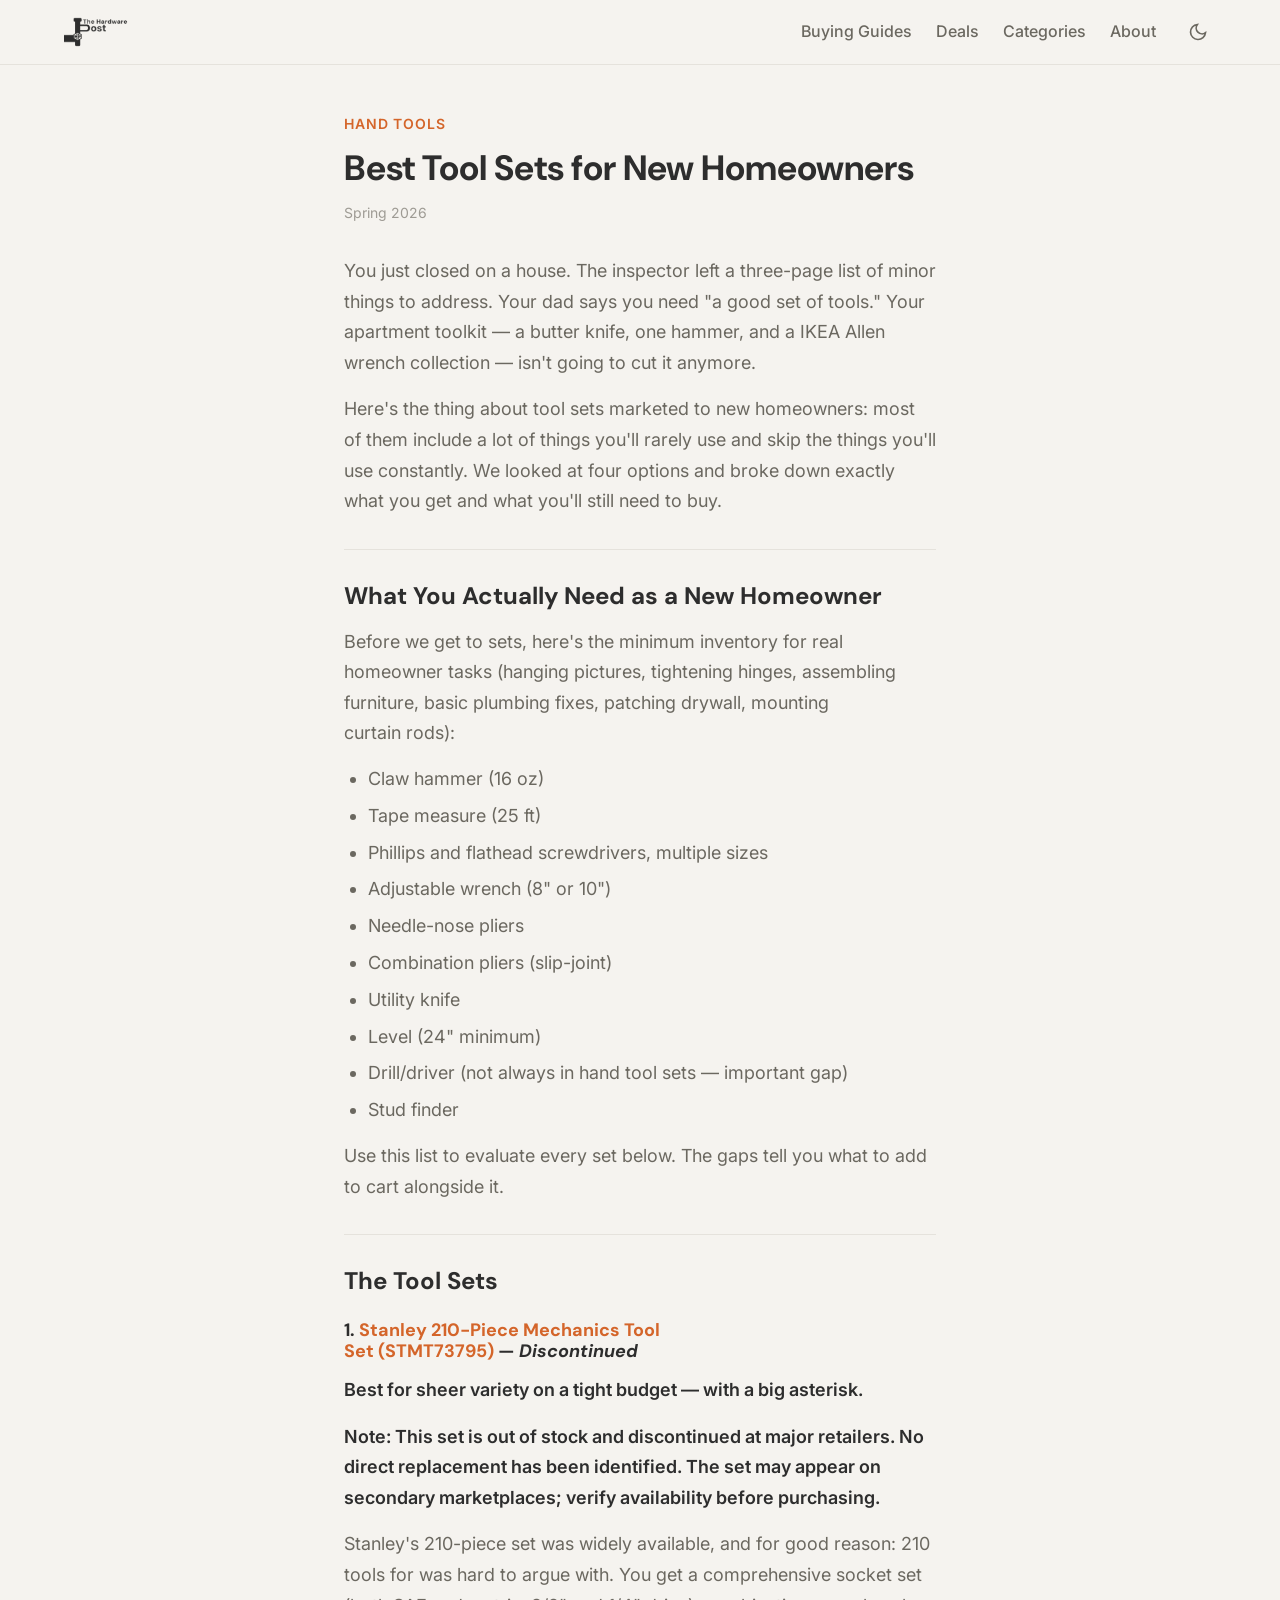
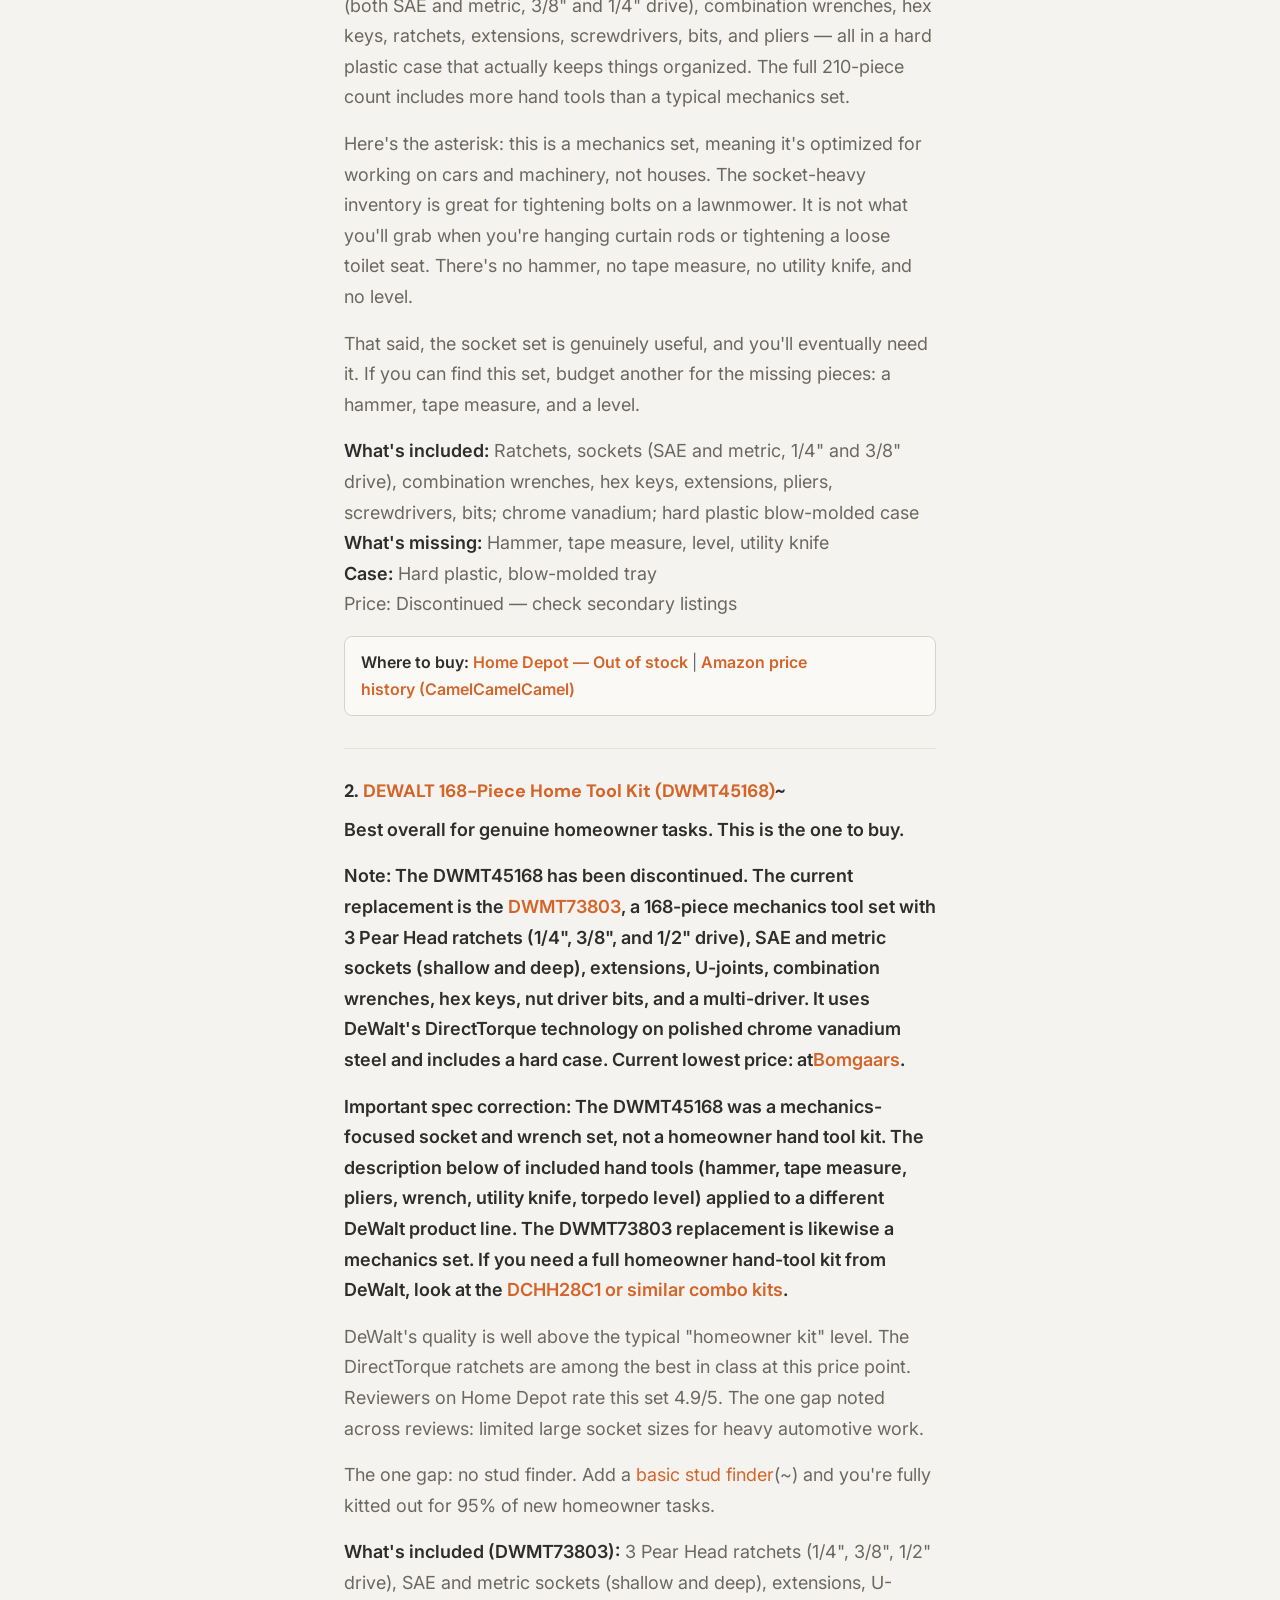
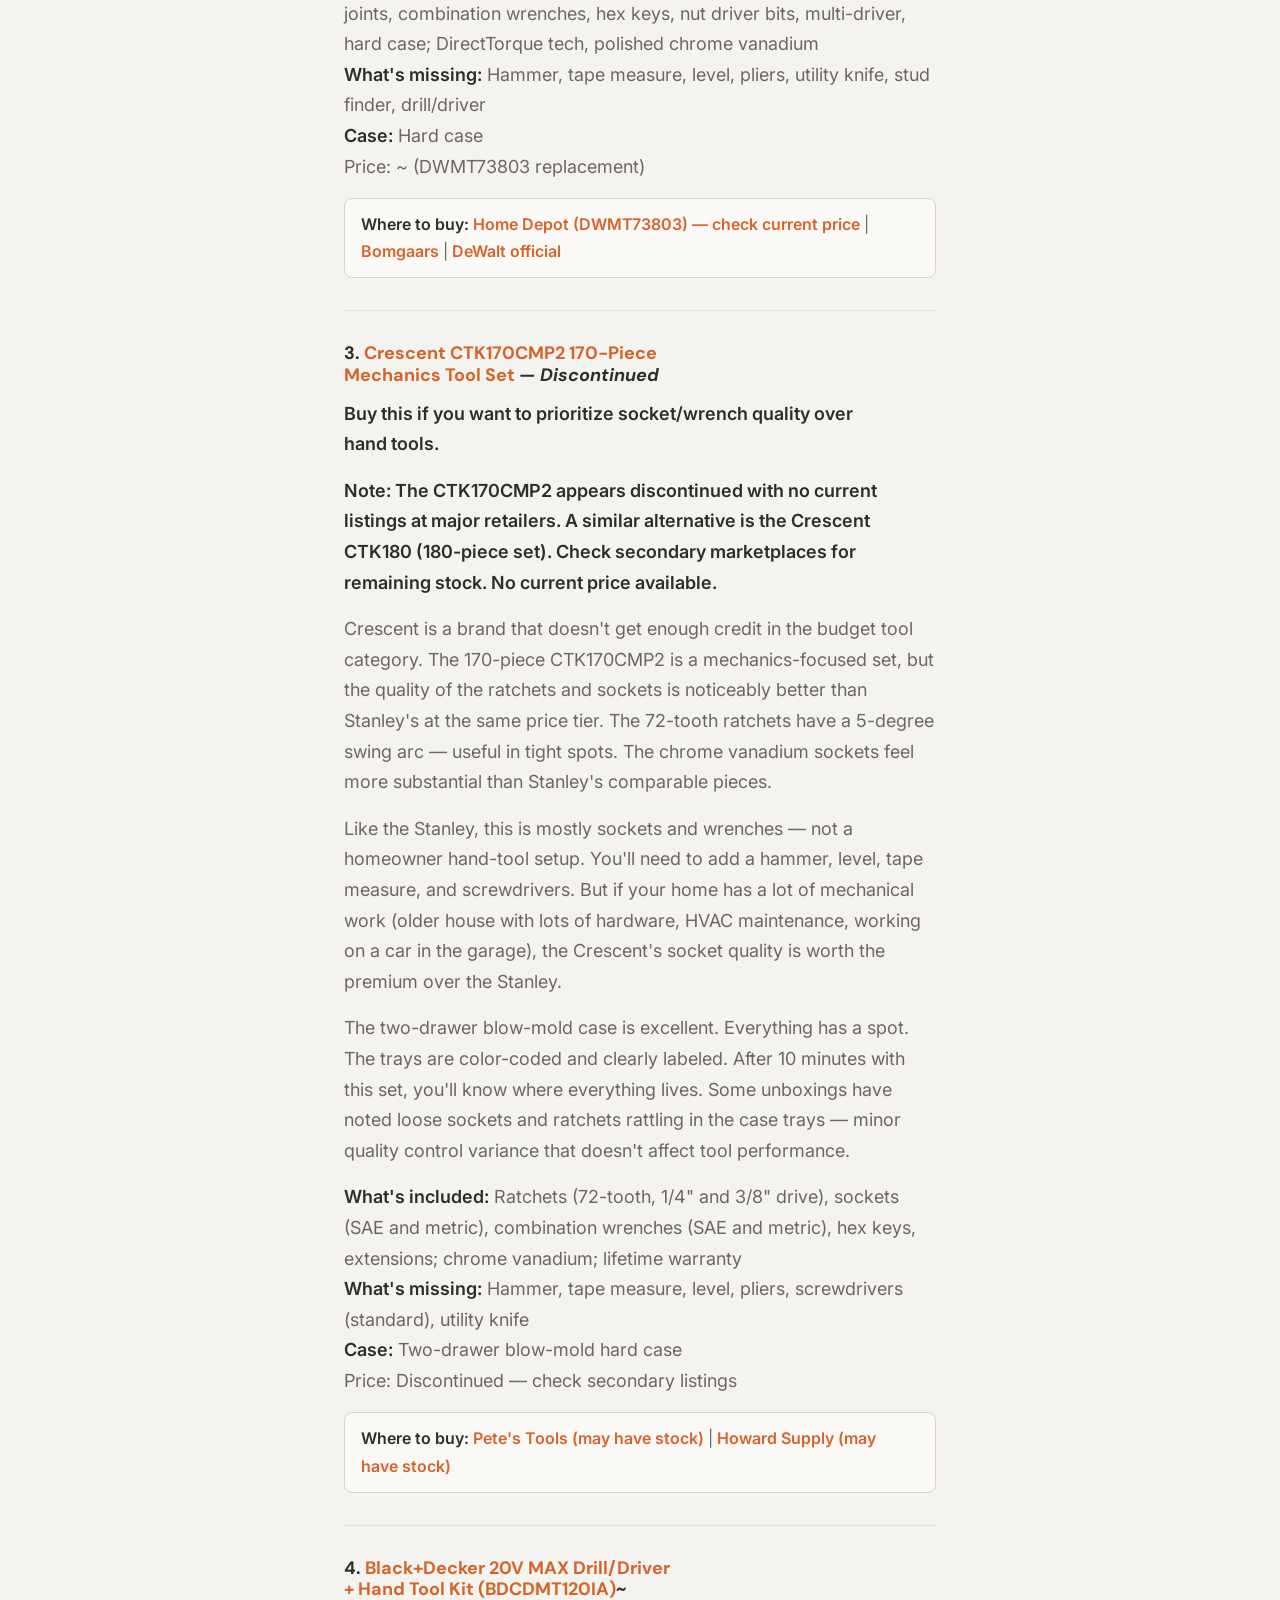
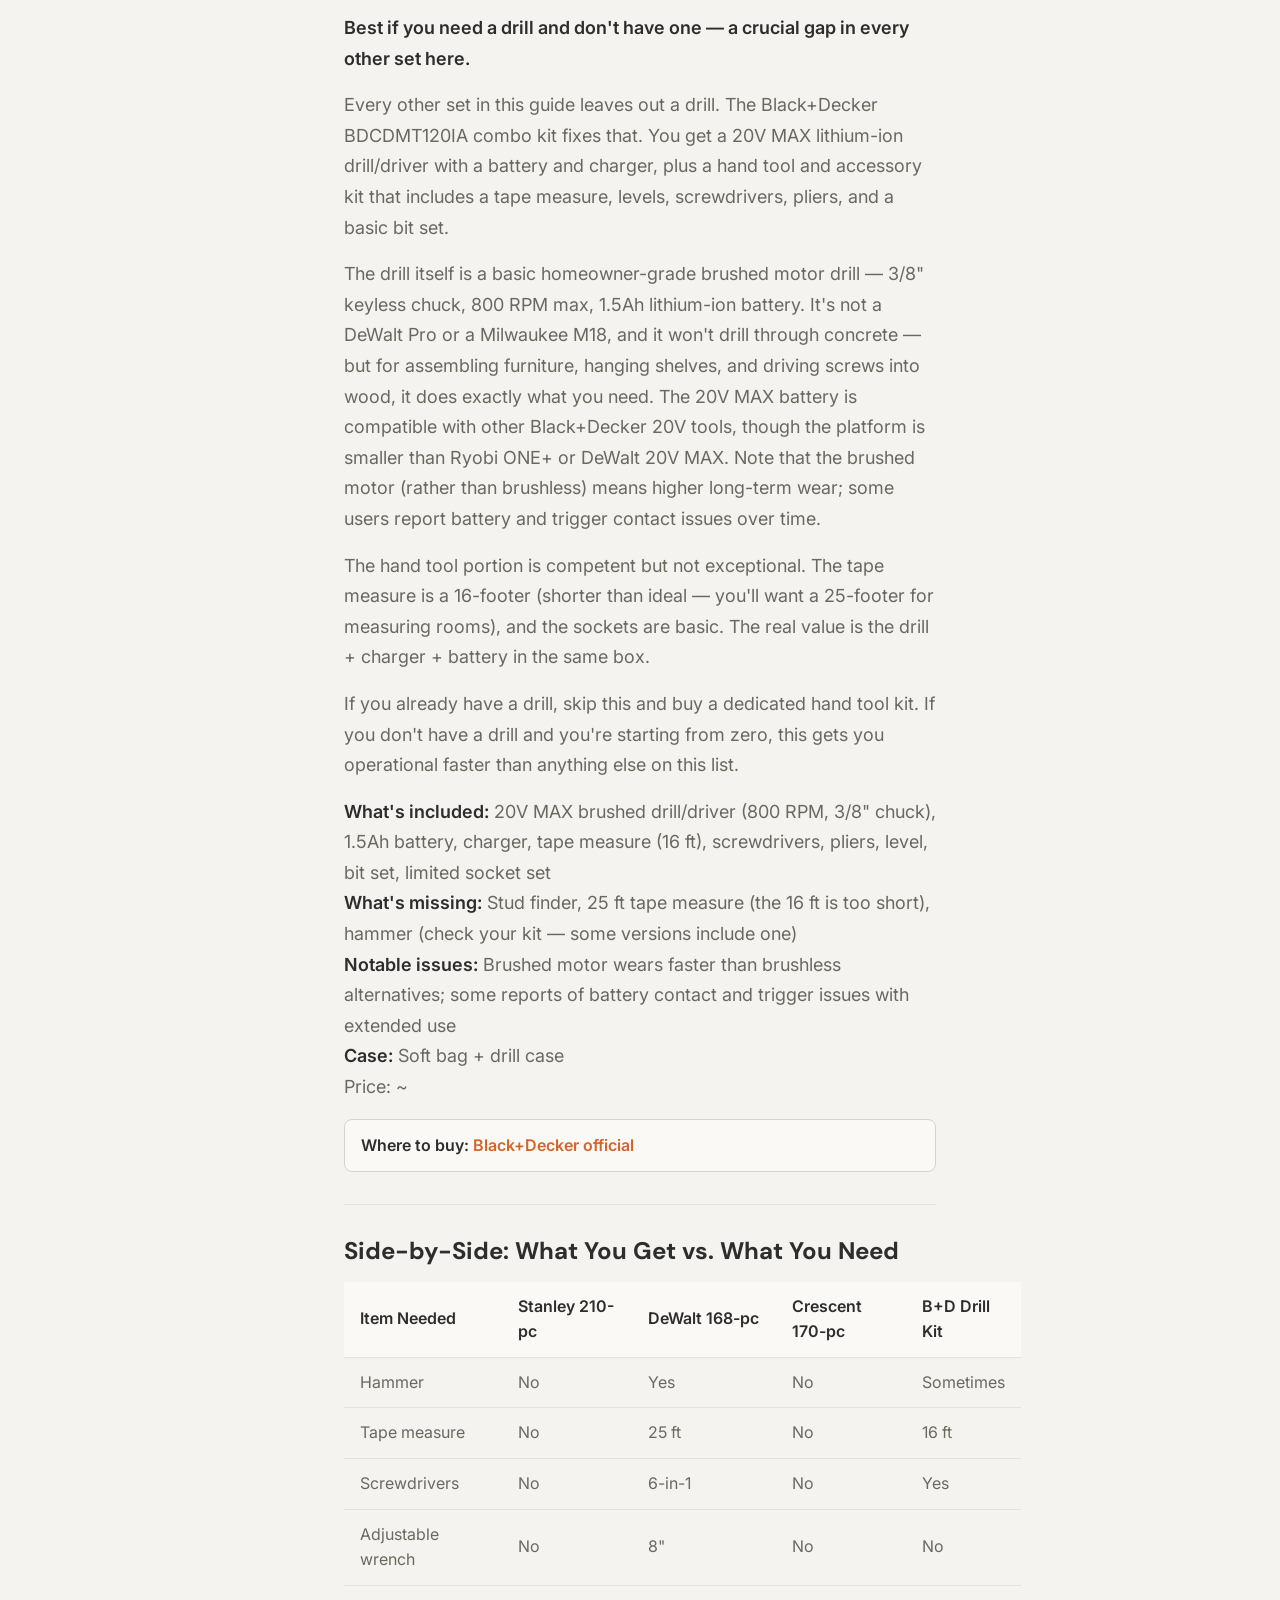
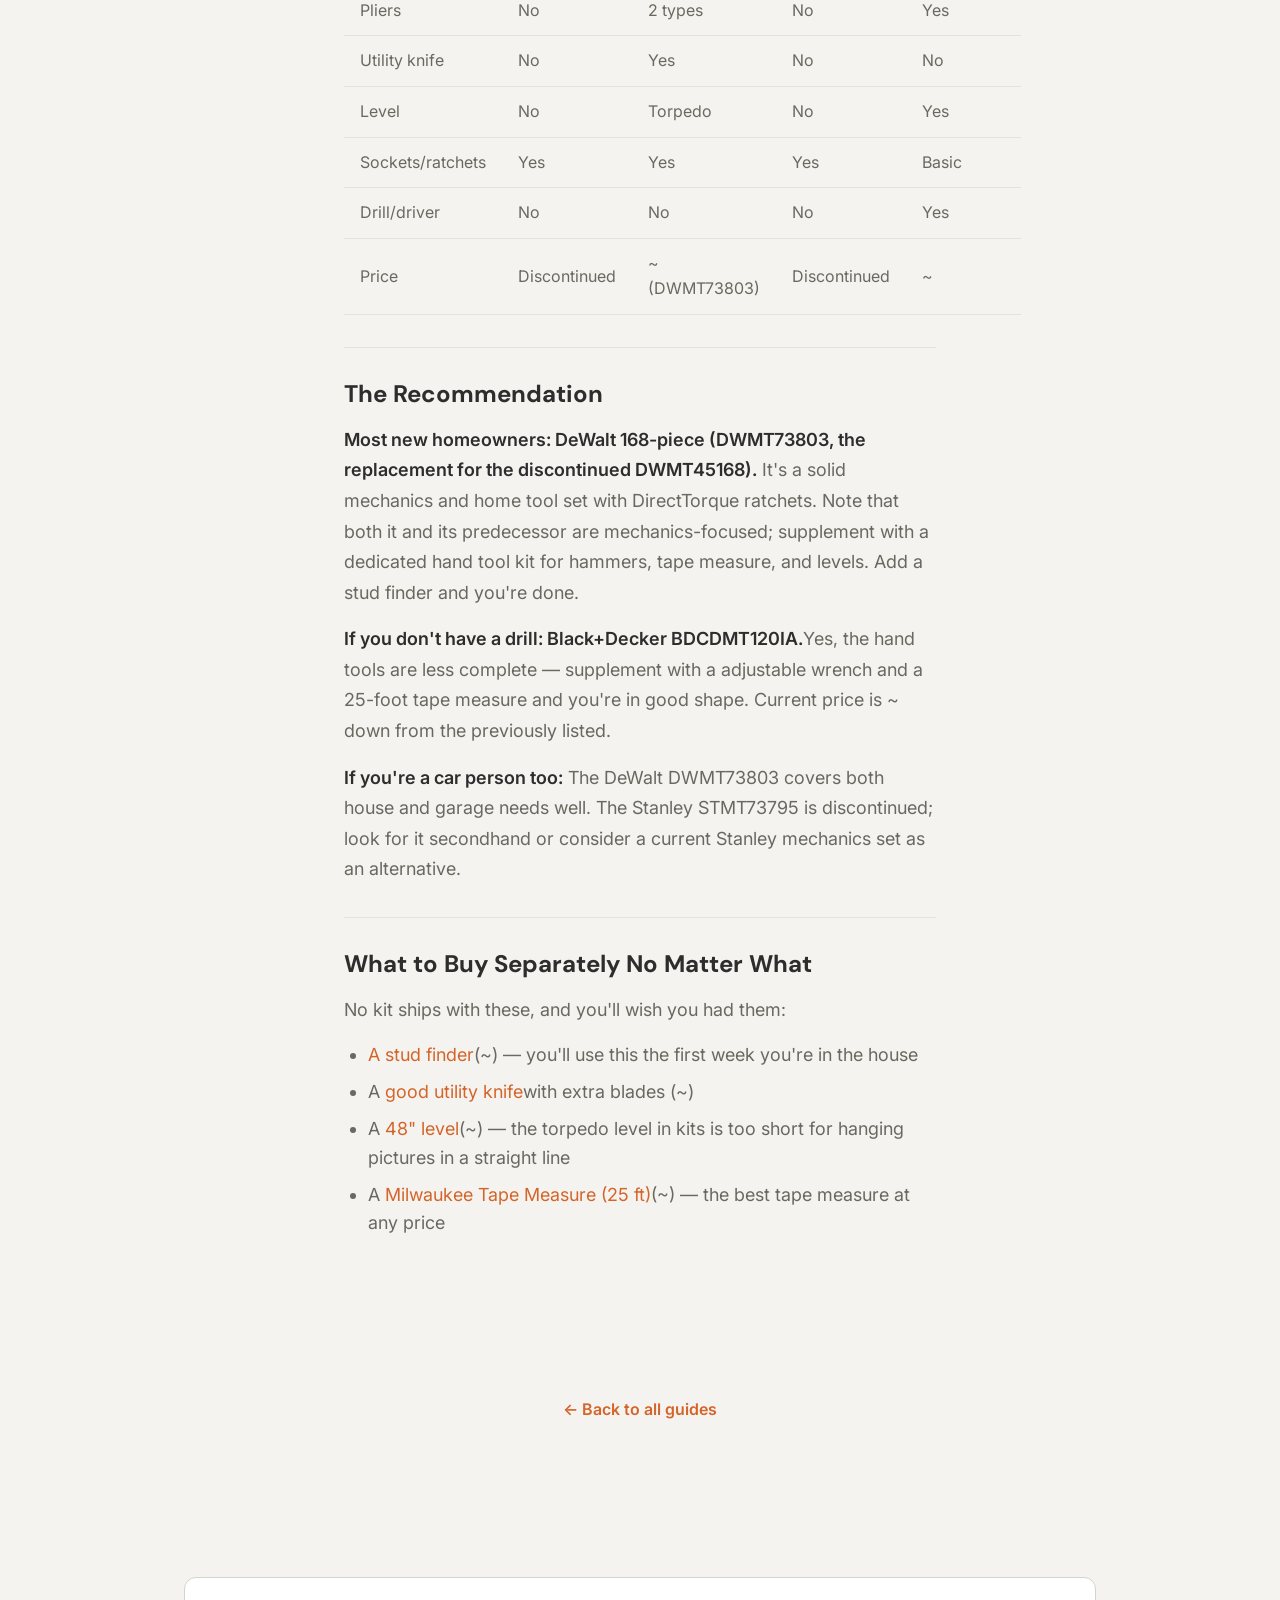
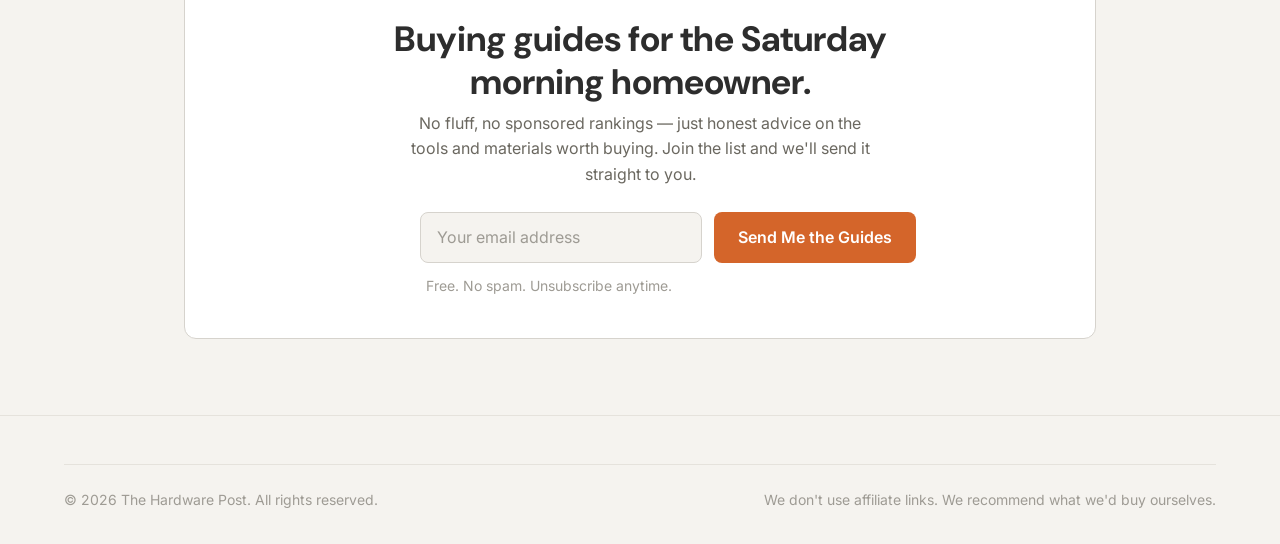
<file: articles/best-tool-sets-new-homeowners.html>
<!DOCTYPE html>

<html lang="en">
<head>
<meta charset="utf-8"/>
<meta content="width=device-width, initial-scale=1.0" name="viewport"/>
<title>Best Tool Sets for New Homeowners — The Hardware Post</title>
<meta content="Four complete tool sets that cover what a new homeowner actually needs. Includes what's missing from each kit." name="description"/>
<meta content="Best Tool Sets for New Homeowners — The Hardware Post" property="og:title"/>
<meta content="Four complete tool sets that cover what a new homeowner actually needs. Includes what's missing from each kit." property="og:description"/>
<meta content="article" property="og:type"/>
<link href="../style.css" rel="stylesheet"/>
<!-- Google tag (gtag.js) -->
<script async="" src="https://www.googletagmanager.com/gtag/js?id=G-45VR59GWZ4"></script>
<script>
    window.dataLayer = window.dataLayer || [];
    function gtag(){dataLayer.push(arguments);}
    gtag('js', new Date());
    gtag('config', 'G-45VR59GWZ4');
  </script>
</head>
<body>
<header class="header" id="header">
<div class="header__inner">
<a class="header__logo" href="../">
<img alt="The Hardware Post" class="header__logo-img" src="../images/logo-header.png"/>
</a>
<nav class="header__nav" id="nav">
<a href="../#guides">Buying Guides</a>
<a href="../#deals">Deals</a>
<a href="../#categories">Categories</a>
<a href="../#about">About</a>
<button aria-label="Switch to dark mode" class="theme-toggle" data-theme-toggle="">
<svg fill="none" height="20" stroke="currentColor" stroke-width="2" viewbox="0 0 24 24" width="20"><path d="M21 12.79A9 9 0 1 1 11.21 3 7 7 0 0 0 21 12.79z"></path></svg>
</button>
</nav>
<button aria-label="Toggle menu" class="mobile-menu-btn" id="mobileMenuBtn">
<svg fill="none" height="24" stroke="currentColor" stroke-linecap="round" stroke-width="2" viewbox="0 0 24 24" width="24"><path d="M3 12h18M3 6h18M3 18h18"></path></svg>
</button>
</div>
</header>
<main>
<article>
<section class="article-header">
<div class="container container--narrow">
<p class="article-header__tag">Hand Tools</p>
<h1 class="article-header__title">Best Tool Sets for New Homeowners</h1>
<p class="article-header__meta">Spring 2026</p>
</div>
</section>
<section class="article-body">
<div class="container container--narrow">
<p>You just closed on a house. The inspector left a three-page list of minor things to address. Your dad says you need "a good set of tools." Your apartment toolkit — a butter knife, one hammer, and a IKEA Allen wrench collection — isn't going to cut it anymore.</p>
<p>Here's the thing about tool sets marketed to new homeowners: most of them include a lot of things you'll rarely use and skip the things you'll use constantly. We looked at four options and broke down exactly what you get and what you'll still need to buy.</p>
<hr/>
<h2>What You Actually Need as a New Homeowner</h2>
<p>Before we get to sets, here's the minimum inventory for real homeowner tasks (hanging pictures, tightening hinges, assembling furniture, basic plumbing fixes, patching drywall, mounting curtain rods):</p>
<ul>
<li>Claw hammer (16 oz)</li>
<li>Tape measure (25 ft)</li>
<li>Phillips and flathead screwdrivers, multiple sizes</li>
<li>Adjustable wrench (8" or 10")</li>
<li>Needle-nose pliers</li>
<li>Combination pliers (slip-joint)</li>
<li>Utility knife</li>
<li>Level (24" minimum)</li>
<li>Drill/driver (not always in hand tool sets — important gap)</li>
<li>Stud finder</li>
</ul>
<p>Use this list to evaluate every set below. The gaps tell you what to add to cart alongside it.</p>
<hr/>
<h2>The Tool Sets</h2>
<h3>1. <a href="https://www.homedepot.com/p/Stanley-Mechanics-Tool-Set-210-Piece-STMT73795/313313799">Stanley 210-Piece Mechanics Tool Set (STMT73795)</a> — <em>Discontinued</em></h3>
<p><strong>Best for sheer variety on a tight budget — with a big asterisk.</strong></p>
<p><strong>Note: This set is out of stock and discontinued at major retailers. No direct replacement has been identified. The set may appear on secondary marketplaces; verify availability before purchasing.</strong></p>
<p>Stanley's 210-piece set was widely available, and for good reason: 210 tools for was hard to argue with. You get a comprehensive socket set (both SAE and metric, 3/8" and 1/4" drive), combination wrenches, hex keys, ratchets, extensions, screwdrivers, bits, and pliers — all in a hard plastic case that actually keeps things organized. The full 210-piece count includes more hand tools than a typical mechanics set.</p>
<p>Here's the asterisk: this is a mechanics set, meaning it's optimized for working on cars and machinery, not houses. The socket-heavy inventory is great for tightening bolts on a lawnmower. It is not what you'll grab when you're hanging curtain rods or tightening a loose toilet seat. There's no hammer, no tape measure, no utility knife, and no level.</p>
<p>That said, the socket set is genuinely useful, and you'll eventually need it. If you can find this set, budget another for the missing pieces: a hammer, tape measure, and a level.</p>
<p><strong>What's included:</strong> Ratchets, sockets (SAE and metric, 1/4" and 3/8" drive), combination wrenches, hex keys, extensions, pliers, screwdrivers, bits; chrome vanadium; hard plastic blow-molded case<br/>
<strong>What's missing:</strong> Hammer, tape measure, level, utility knife<br/>
<strong>Case:</strong> Hard plastic, blow-molded tray<br/>
          Price: Discontinued — check secondary listings</p>
<p class="where-to-buy"><strong>Where to buy:</strong> <a href="https://www.homedepot.com/p/Stanley-Mechanics-Tool-Set-210-Piece-STMT73795/313313799">Home Depot — Out of stock</a> | <a href="https://camelcamelcamel.com/product/B00JN3FGA4">Amazon price history (CamelCamelCamel)</a></p>
<hr/>
<h3>2. <a href="https://www.homedepot.com/p/DEWALT-1-4-in-3-8-in-and-in-Drive-Polished-Chrome-Mechanics-Tool-Set-168-Piece-DWMT73803/205806331">DEWALT 168-Piece Home Tool Kit (DWMT45168)</a>~</h3>
<p><strong>Best overall for genuine homeowner tasks. This is the one to buy.</strong></p>
<p><strong>Note: The DWMT45168 has been discontinued. The current replacement is the <a href="https://www.homedepot.com/p/DEWALT-1-4-in-3-8-in-and-in-Drive-Polished-Chrome-Mechanics-Tool-Set-168-Piece-DWMT73803/205806331">DWMT73803</a>, a 168-piece mechanics tool set with 3 Pear Head ratchets (1/4", 3/8", and 1/2" drive), SAE and metric sockets (shallow and deep), extensions, U-joints, combination wrenches, hex keys, nut driver bits, and a multi-driver. It uses DeWalt's DirectTorque technology on polished chrome vanadium steel and includes a hard case. Current lowest price: at<a href="https://www.bomgaars.com/dewalt-mechanics-tools-set-168-piece-dwmt73803.html">Bomgaars</a>.</strong></p>
<p><strong>Important spec correction: The DWMT45168 was a mechanics-focused socket and wrench set, not a homeowner hand tool kit. The description below of included hand tools (hammer, tape measure, pliers, wrench, utility knife, torpedo level) applied to a different DeWalt product line. The DWMT73803 replacement is likewise a mechanics set. If you need a full homeowner hand-tool kit from DeWalt, look at the <a href="https://www.dewalt.com/en-us/products/hand-tools">DCHH28C1 or similar combo kits</a>.</strong></p>
<p>DeWalt's quality is well above the typical "homeowner kit" level. The DirectTorque ratchets are among the best in class at this price point. Reviewers on Home Depot rate this set 4.9/5. The one gap noted across reviews: limited large socket sizes for heavy automotive work.</p>
<p>The one gap: no stud finder. Add a <a href="https://www.homedepot.com/p/Franklin-Sensors-ProSensor-710-Stud-Finder/202813220">basic stud finder</a>(~) and you're fully kitted out for 95% of new homeowner tasks.</p>
<p><strong>What's included (DWMT73803):</strong> 3 Pear Head ratchets (1/4", 3/8", 1/2" drive), SAE and metric sockets (shallow and deep), extensions, U-joints, combination wrenches, hex keys, nut driver bits, multi-driver, hard case; DirectTorque tech, polished chrome vanadium<br/>
<strong>What's missing:</strong> Hammer, tape measure, level, pliers, utility knife, stud finder, drill/driver<br/>
<strong>Case:</strong> Hard case<br/>Price: ~ (DWMT73803 replacement)</p>
<p class="where-to-buy"><strong>Where to buy:</strong> <a href="https://www.homedepot.com/p/DEWALT-1-4-in-3-8-in-and-in-Drive-Polished-Chrome-Mechanics-Tool-Set-168-Piece-DWMT73803/205806331">Home Depot (DWMT73803) — check current price</a> | <a href="https://www.bomgaars.com/dewalt-mechanics-tools-set-168-piece-dwmt73803.html">Bomgaars</a> | <a href="https://www.dewalt.com/en-us/product/dwmt73803/dewalt-mechanics-tool-set-168-piece">DeWalt official</a></p>
<hr/>
<h3>3. <a href="https://petestoolsandhomeimprovement.com/products/crescent-170-pc-general-purpose-tool-set-closed-case-ctk170cmp2">Crescent CTK170CMP2 170-Piece Mechanics Tool Set</a> — <em>Discontinued</em></h3>
<p><strong>Buy this if you want to prioritize socket/wrench quality over hand tools.</strong></p>
<p><strong>Note: The CTK170CMP2 appears discontinued with no current listings at major retailers. A similar alternative is the Crescent CTK180 (180-piece set). Check secondary marketplaces for remaining stock. No current price available.</strong></p>
<p>Crescent is a brand that doesn't get enough credit in the budget tool category. The 170-piece CTK170CMP2 is a mechanics-focused set, but the quality of the ratchets and sockets is noticeably better than Stanley's at the same price tier. The 72-tooth ratchets have a 5-degree swing arc — useful in tight spots. The chrome vanadium sockets feel more substantial than Stanley's comparable pieces.</p>
<p>Like the Stanley, this is mostly sockets and wrenches — not a homeowner hand-tool setup. You'll need to add a hammer, level, tape measure, and screwdrivers. But if your home has a lot of mechanical work (older house with lots of hardware, HVAC maintenance, working on a car in the garage), the Crescent's socket quality is worth the premium over the Stanley.</p>
<p>The two-drawer blow-mold case is excellent. Everything has a spot. The trays are color-coded and clearly labeled. After 10 minutes with this set, you'll know where everything lives. Some unboxings have noted loose sockets and ratchets rattling in the case trays — minor quality control variance that doesn't affect tool performance.</p>
<p><strong>What's included:</strong> Ratchets (72-tooth, 1/4" and 3/8" drive), sockets (SAE and metric), combination wrenches (SAE and metric), hex keys, extensions; chrome vanadium; lifetime warranty<br/>
<strong>What's missing:</strong> Hammer, tape measure, level, pliers, screwdrivers (standard), utility knife<br/>
<strong>Case:</strong> Two-drawer blow-mold hard case<br/>
          Price: Discontinued — check secondary listings</p>
<p class="where-to-buy"><strong>Where to buy:</strong> <a href="https://petestoolsandhomeimprovement.com/products/crescent-170-pc-general-purpose-tool-set-closed-case-ctk170cmp2">Pete's Tools (may have stock)</a> | <a href="https://www.howard-supply.com/cre-ctk170cmp-tool-set-170pc-mechanics.html">Howard Supply (may have stock)</a></p>
<hr/>
<h3>4. <a href="https://www.blackanddecker.com/products/bdcdmt120ia">Black+Decker 20V MAX Drill/Driver + Hand Tool Kit (BDCDMT120IA)</a>~</h3>
<p><strong>Best if you need a drill and don't have one — a crucial gap in every other set here.</strong></p>
<p>Every other set in this guide leaves out a drill. The Black+Decker BDCDMT120IA combo kit fixes that. You get a 20V MAX lithium-ion drill/driver with a battery and charger, plus a hand tool and accessory kit that includes a tape measure, levels, screwdrivers, pliers, and a basic bit set.</p>
<p>The drill itself is a basic homeowner-grade brushed motor drill — 3/8" keyless chuck, 800 RPM max, 1.5Ah lithium-ion battery. It's not a DeWalt Pro or a Milwaukee M18, and it won't drill through concrete — but for assembling furniture, hanging shelves, and driving screws into wood, it does exactly what you need. The 20V MAX battery is compatible with other Black+Decker 20V tools, though the platform is smaller than Ryobi ONE+ or DeWalt 20V MAX. Note that the brushed motor (rather than brushless) means higher long-term wear; some users report battery and trigger contact issues over time.</p>
<p>The hand tool portion is competent but not exceptional. The tape measure is a 16-footer (shorter than ideal — you'll want a 25-footer for measuring rooms), and the sockets are basic. The real value is the drill + charger + battery in the same box.</p>
<p>If you already have a drill, skip this and buy a dedicated hand tool kit. If you don't have a drill and you're starting from zero, this gets you operational faster than anything else on this list.</p>
<p><strong>What's included:</strong> 20V MAX brushed drill/driver (800 RPM, 3/8" chuck), 1.5Ah battery, charger, tape measure (16 ft), screwdrivers, pliers, level, bit set, limited socket set<br/>
<strong>What's missing:</strong> Stud finder, 25 ft tape measure (the 16 ft is too short), hammer (check your kit — some versions include one)<br/>
<strong>Notable issues:</strong> Brushed motor wears faster than brushless alternatives; some reports of battery contact and trigger issues with extended use<br/>
<strong>Case:</strong> Soft bag + drill case<br/>Price: ~</p>
<p class="where-to-buy"><strong>Where to buy:</strong> <a href="https://www.blackanddecker.com/products/bdcdmt120ia">Black+Decker official</a></p>
<hr/>
<h2>Side-by-Side: What You Get vs. What You Need</h2>
<table>
<thead>
<tr>
<th>Item Needed</th>
<th>Stanley 210-pc</th>
<th>DeWalt 168-pc</th>
<th>Crescent 170-pc</th>
<th>B+D Drill Kit</th>
</tr>
</thead>
<tbody>
<tr><td>Hammer</td><td>No</td><td>Yes</td><td>No</td><td>Sometimes</td></tr>
<tr><td>Tape measure</td><td>No</td><td>25 ft</td><td>No</td><td>16 ft</td></tr>
<tr><td>Screwdrivers</td><td>No</td><td>6-in-1</td><td>No</td><td>Yes</td></tr>
<tr><td>Adjustable wrench</td><td>No</td><td>8"</td><td>No</td><td>No</td></tr>
<tr><td>Pliers</td><td>No</td><td>2 types</td><td>No</td><td>Yes</td></tr>
<tr><td>Utility knife</td><td>No</td><td>Yes</td><td>No</td><td>No</td></tr>
<tr><td>Level</td><td>No</td><td>Torpedo</td><td>No</td><td>Yes</td></tr>
<tr><td>Sockets/ratchets</td><td>Yes</td><td>Yes</td><td>Yes</td><td>Basic</td></tr>
<tr><td>Drill/driver</td><td>No</td><td>No</td><td>No</td><td>Yes</td></tr>
<tr><td>Price</td><td>Discontinued</td><td>~ (DWMT73803)</td><td>Discontinued</td><td>~</td></tr>
</tbody>
</table>
<hr/>
<h2>The Recommendation</h2>
<p><strong>Most new homeowners: DeWalt 168-piece (DWMT73803, the replacement for the discontinued DWMT45168).</strong> It's a solid mechanics and home tool set with DirectTorque ratchets. Note that both it and its predecessor are mechanics-focused; supplement with a dedicated hand tool kit for hammers, tape measure, and levels. Add a stud finder and you're done.</p>
<p><strong>If you don't have a drill: Black+Decker BDCDMT120IA.</strong>Yes, the hand tools are less complete — supplement with a adjustable wrench and a 25-foot tape measure and you're in good shape. Current price is ~ down from the previously listed.</p>
<p><strong>If you're a car person too:</strong> The DeWalt DWMT73803 covers both house and garage needs well. The Stanley STMT73795 is discontinued; look for it secondhand or consider a current Stanley mechanics set as an alternative.</p>
<hr/>
<h2>What to Buy Separately No Matter What</h2>
<p>No kit ships with these, and you'll wish you had them:</p>
<ul>
<li><a href="https://www.homedepot.com/p/Franklin-Sensors-ProSensor-710-Stud-Finder/202813220">A stud finder</a>(~) — you'll use this the first week you're in the house</li>
<li>A <a href="https://www.irwintools.com/products/hand-tools/knives-blades/utility-knives">good utility knife</a>with extra blades (~)</li>
<li>A <a href="https://www.lowes.com/pd/Johnson-Level-48-in-Aluminum-I-Beam-Level/5013614723">48" level</a>(~) — the torpedo level in kits is too short for hanging pictures in a straight line</li>
<li>A <a href="https://www.walmart.com/ip/Milwaukee-48-22-7125-25-SAE-Magnetic-Measuring-Tape/149840681">Milwaukee Tape Measure (25 ft)</a>(~) — the best tape measure at any price</li>
</ul>
</div>
</section>
</article>
<section class="section">
<div class="container container--narrow" style="text-align: center;">
<a href="../" style="font-weight: 600; font-size: var(--text-sm);">← Back to all guides</a>
</div>
</section>
<section class="section" id="newsletter">
<div class="container container--default">
<div class="newsletter">
<h2 class="newsletter__title">Buying guides for the Saturday morning homeowner.</h2>
<p class="newsletter__text">No fluff, no sponsored rankings — just honest advice on the tools and materials worth buying. Join the list and we'll send it straight to you.</p>
<script src="https://f.convertkit.com/ckjs/ck.5.js"></script>
<form action="https://app.convertkit.com/forms/9332724/subscriptions" class="seva-form formkit-form" data-format="inline" data-sv-form="9332724" data-uid="83792e4516" data-version="5" method="post" min-width="400 500 600 700 800" style="max-width: 440px; margin: 0 auto;">
<div data-style="clean">
<ul class="formkit-alert formkit-alert-error" data-element="errors" data-group="alert" style="list-style: none; padding: 0; font-size: var(--text-xs); color: var(--color-warning);"></ul>
<div class="newsletter__form" data-element="fields" data-stacked="false">
<input aria-label="Email address" class="formkit-input newsletter__input" name="email_address" placeholder="Your email address" required="" type="email"/>
<button class="formkit-submit newsletter__btn" data-element="submit" type="submit">
<span>Send Me the Guides</span>
</button>
</div>
</div>
</form>
<p style="font-size: var(--text-xs); color: var(--color-text-muted); margin-top: var(--space-3);">Free. No spam. Unsubscribe anytime.</p>
</div>
</div>
</section>
</main>
<footer class="footer">
<div class="container">
<div class="footer__bottom">
<p>© 2026 The Hardware Post. All rights reserved.</p>
<p>We don't use affiliate links. We recommend what we'd buy ourselves.</p>
</div>
</div>
</footer>
<script>
    (function() {
      const t = document.querySelector('[data-theme-toggle]'), r = document.documentElement;
      let d = matchMedia('(prefers-color-scheme:dark)').matches ? 'dark' : 'light';
      r.setAttribute('data-theme', d);
      t && t.addEventListener('click', () => { d = d === 'dark' ? 'light' : 'dark'; r.setAttribute('data-theme', d); t.setAttribute('aria-label', 'Switch to ' + (d === 'dark' ? 'light' : 'dark') + ' mode'); t.innerHTML = d === 'dark' ? '<svg width="20" height="20" viewBox="0 0 24 24" fill="none" stroke="currentColor" stroke-width="2"><circle cx="12" cy="12" r="5"/><path d="M12 1v2M12 21v2M4.22 4.22l1.42 1.42M18.36 18.36l1.42 1.42M1 12h2M21 12h2M4.22 19.78l1.42-1.42M18.36 5.64l1.42-1.42"/></svg>' : '<svg width="20" height="20" viewBox="0 0 24 24" fill="none" stroke="currentColor" stroke-width="2"><path d="M21 12.79A9 9 0 1 1 11.21 3 7 7 0 0 0 21 12.79z"/></svg>'; });
    })();
    window.addEventListener('scroll', () => { document.getElementById('header').classList.toggle('header--scrolled', window.scrollY > 10); });
    document.getElementById('mobileMenuBtn').addEventListener('click', () => { document.getElementById('nav').classList.toggle('active'); });
  </script>
</body>
</html>
</file>
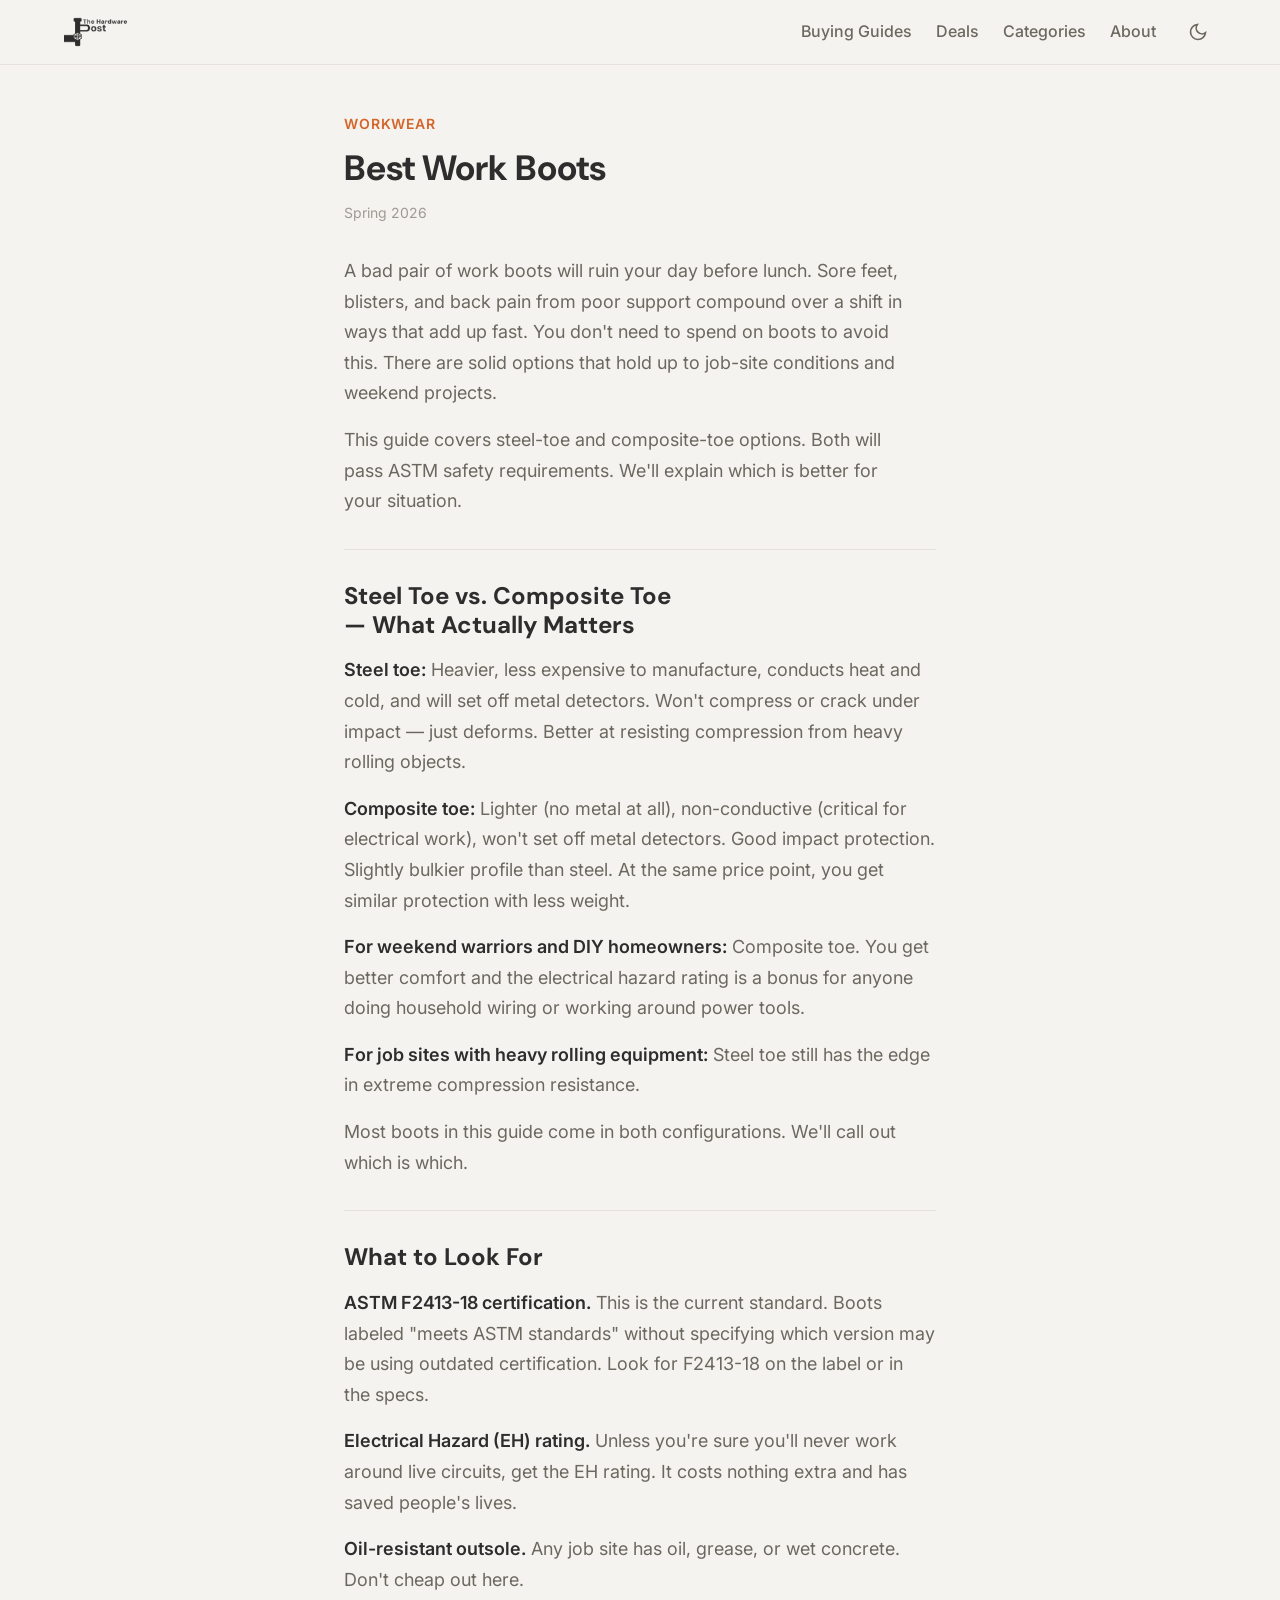
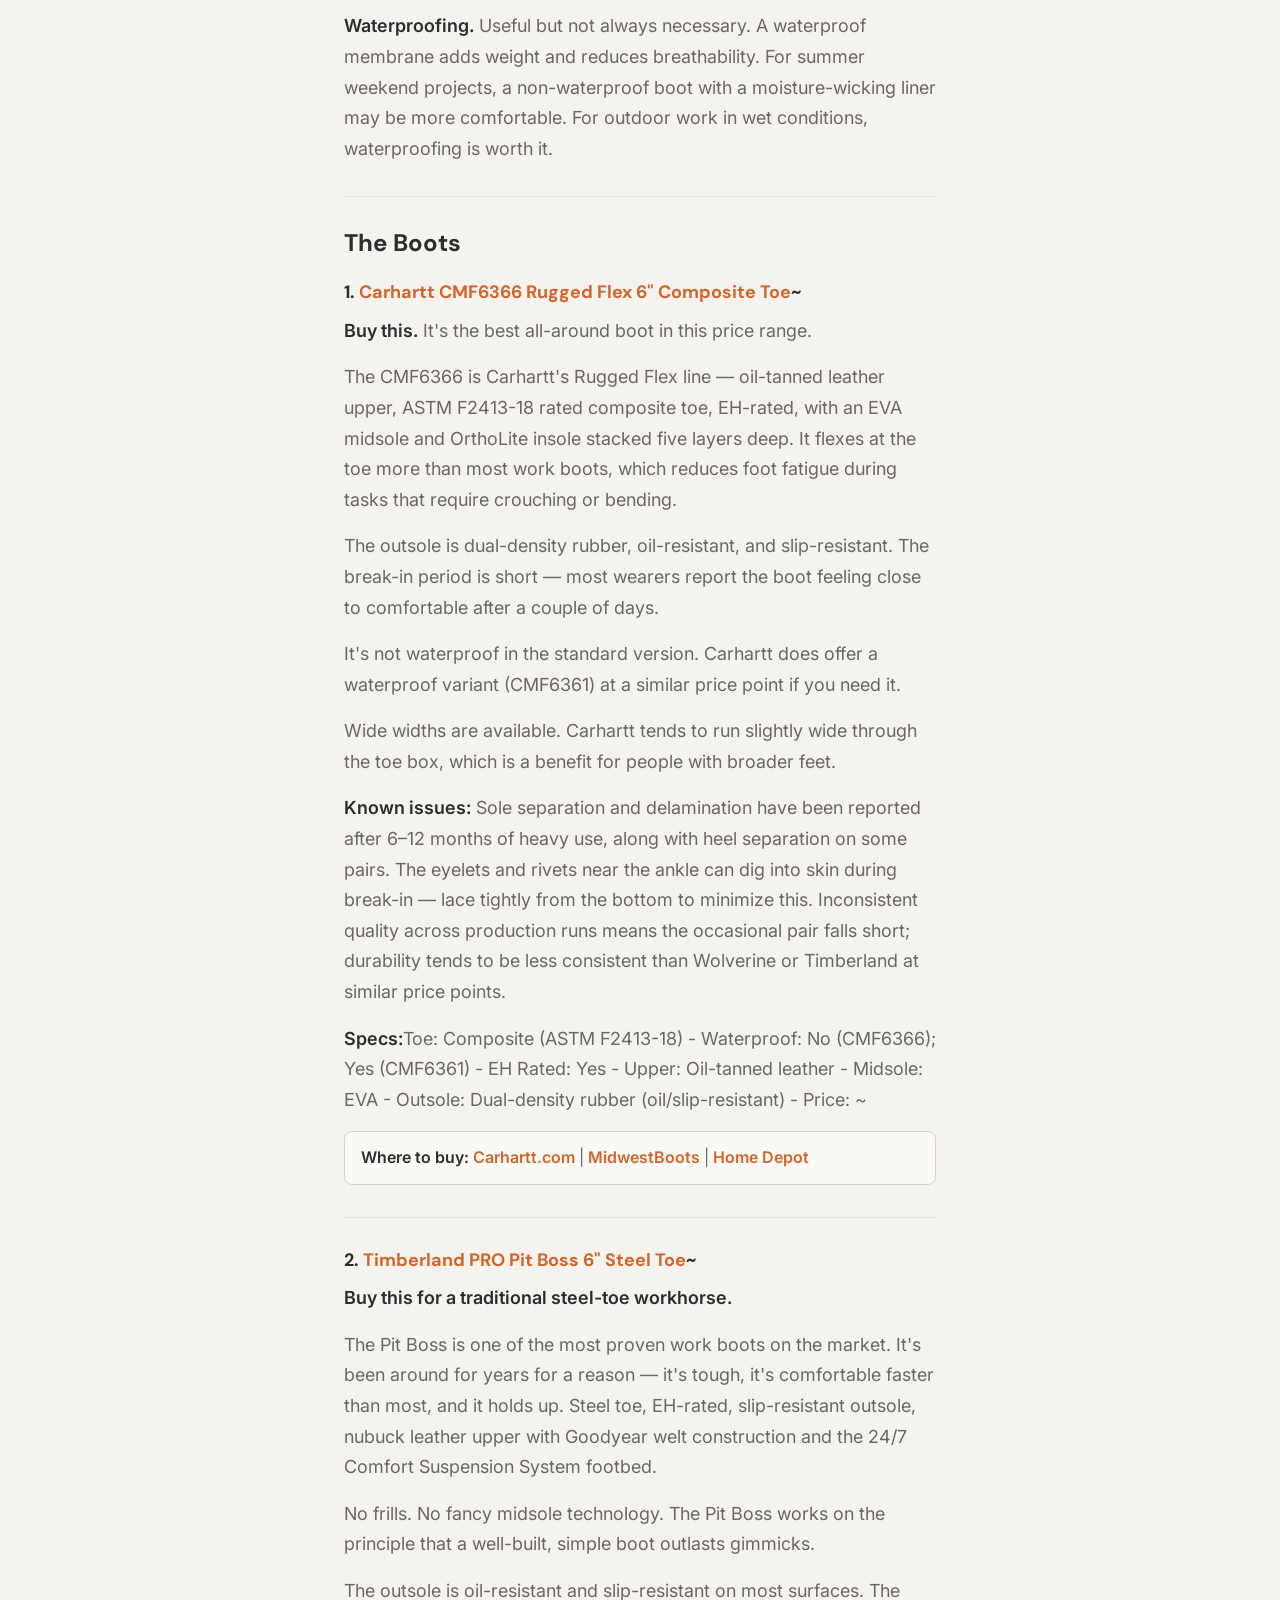
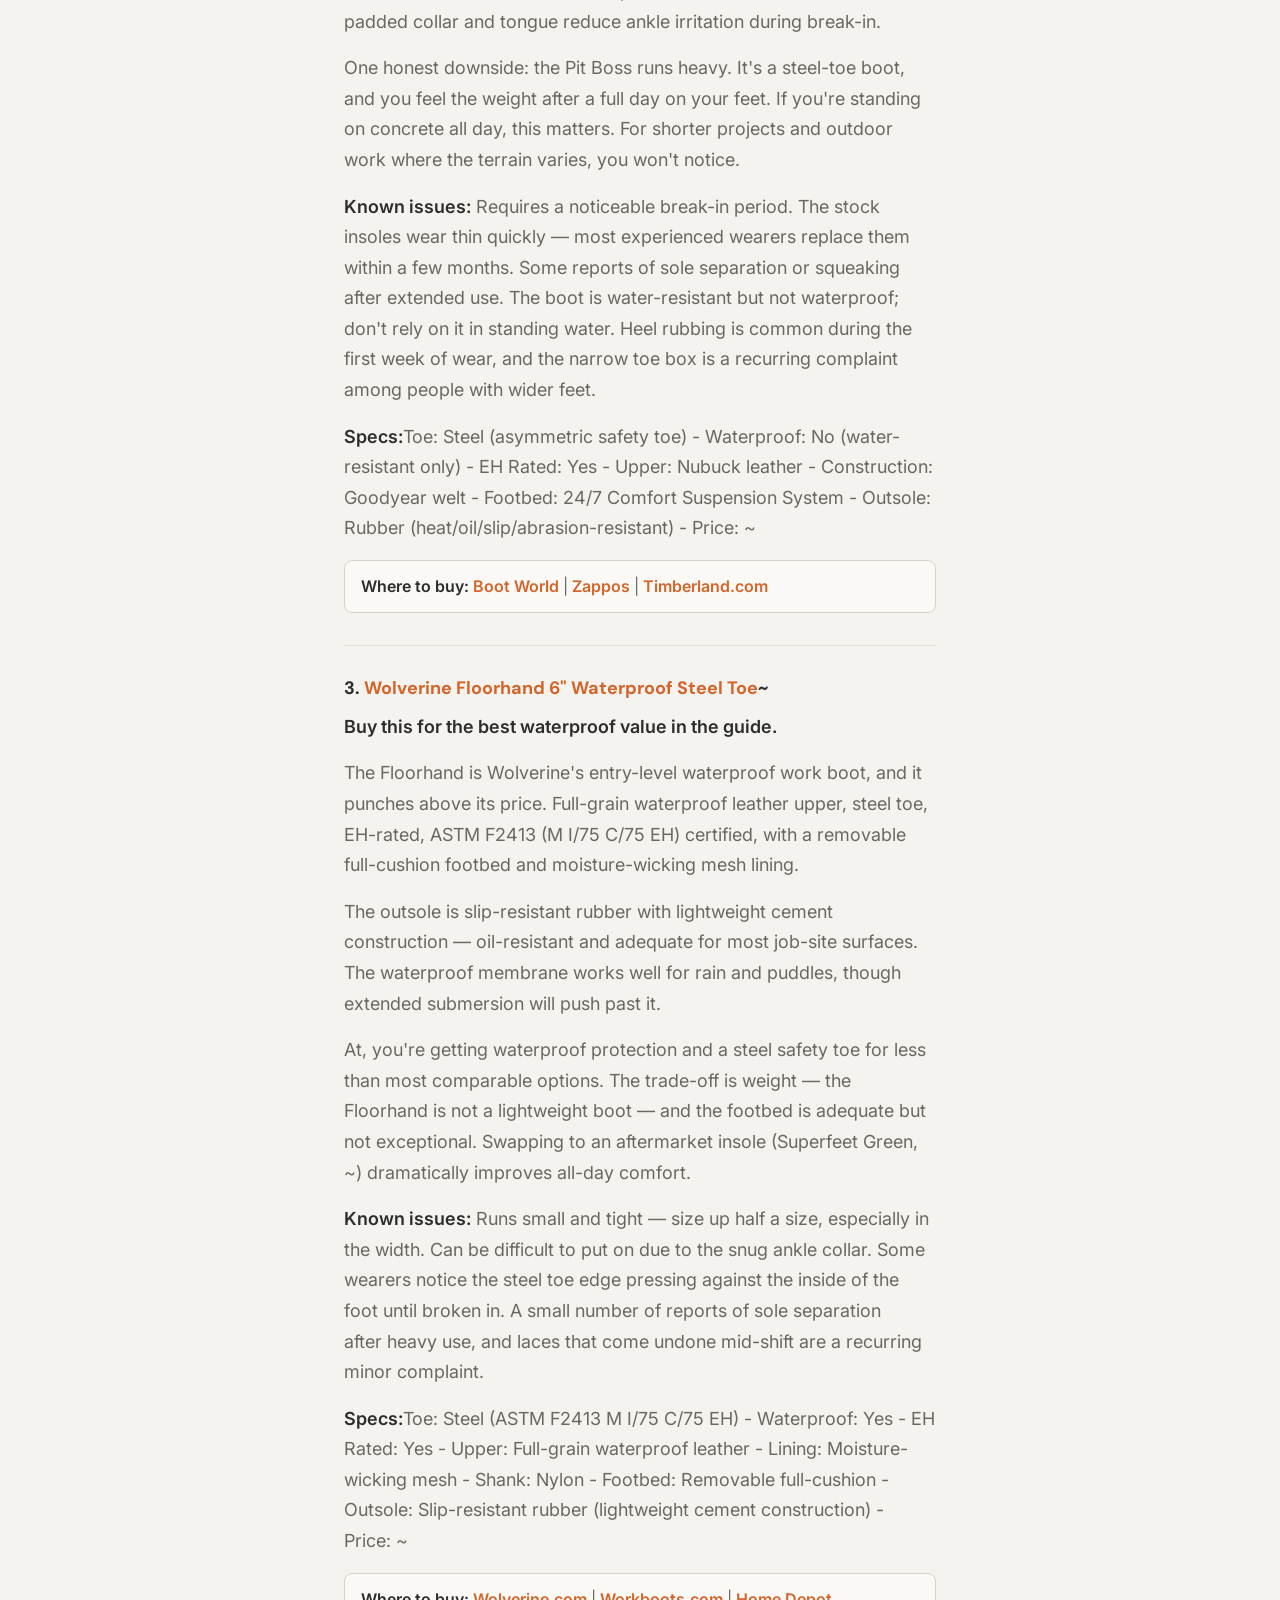
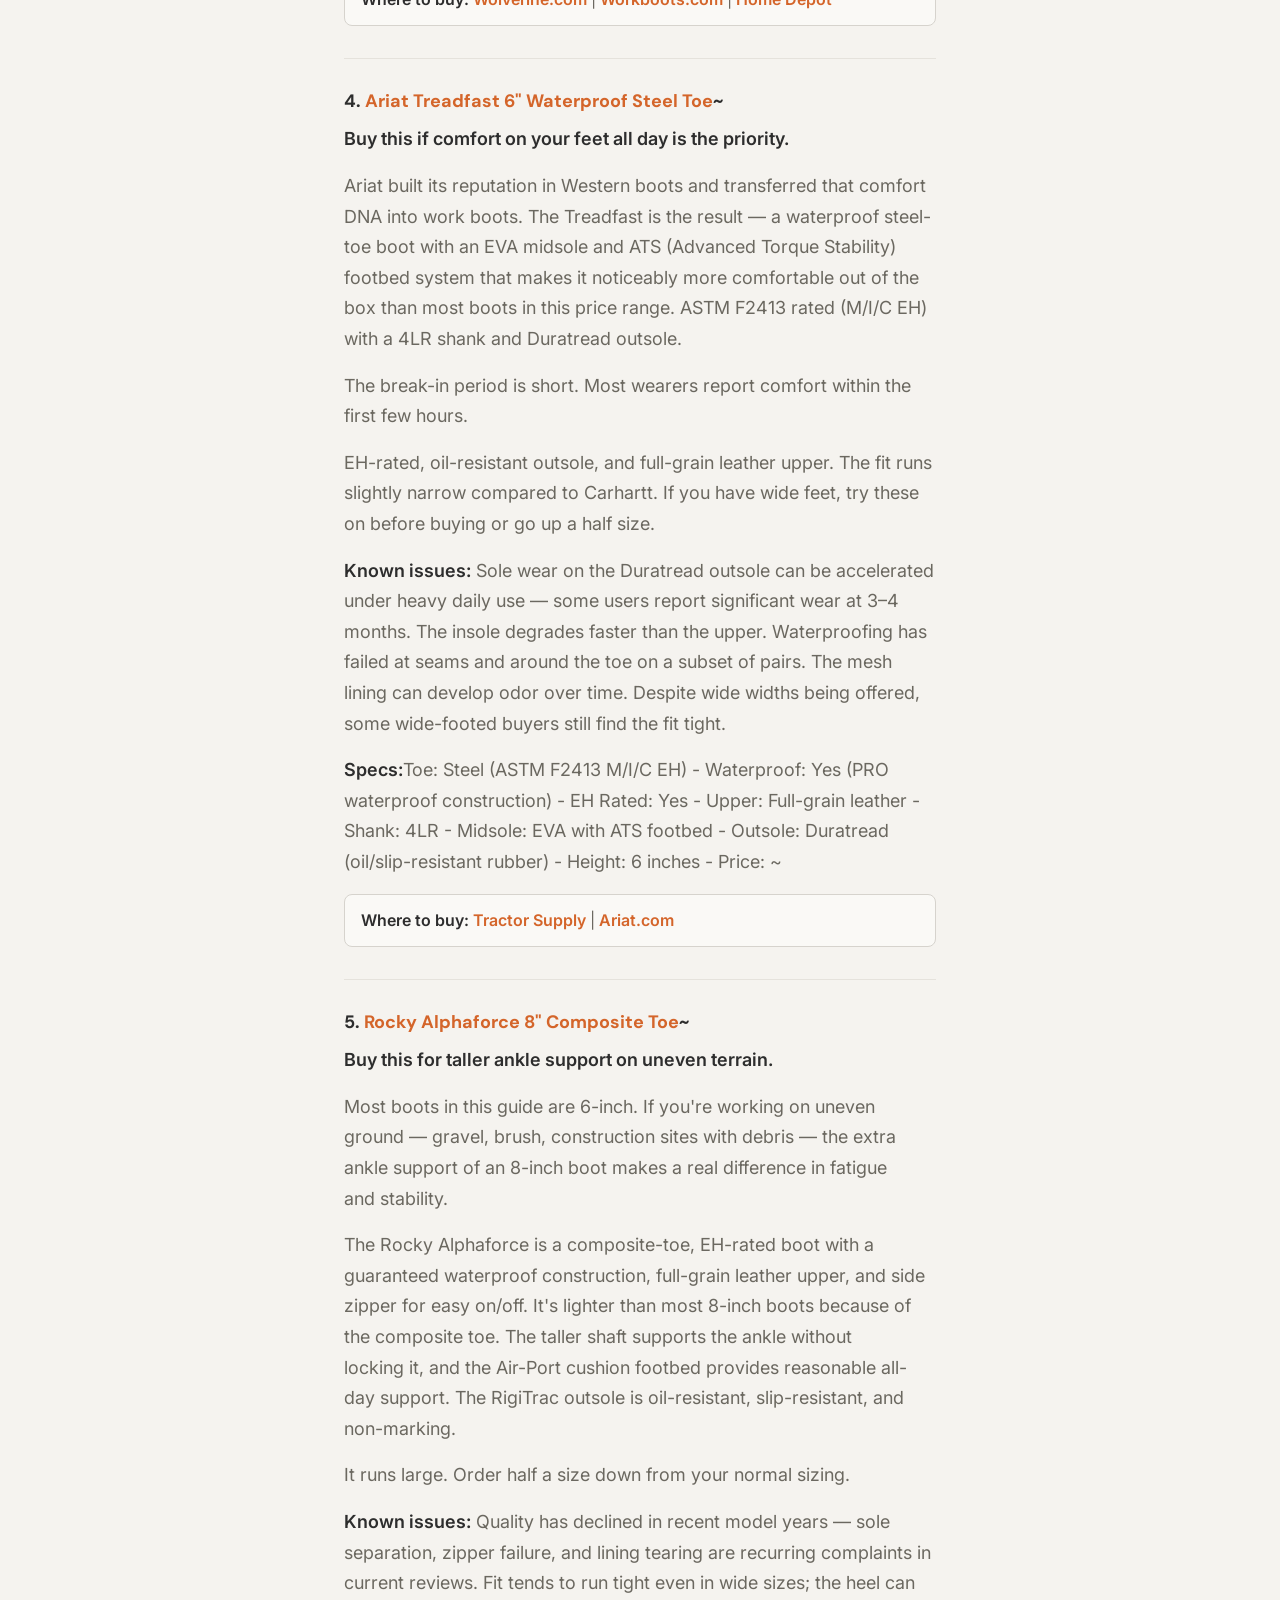
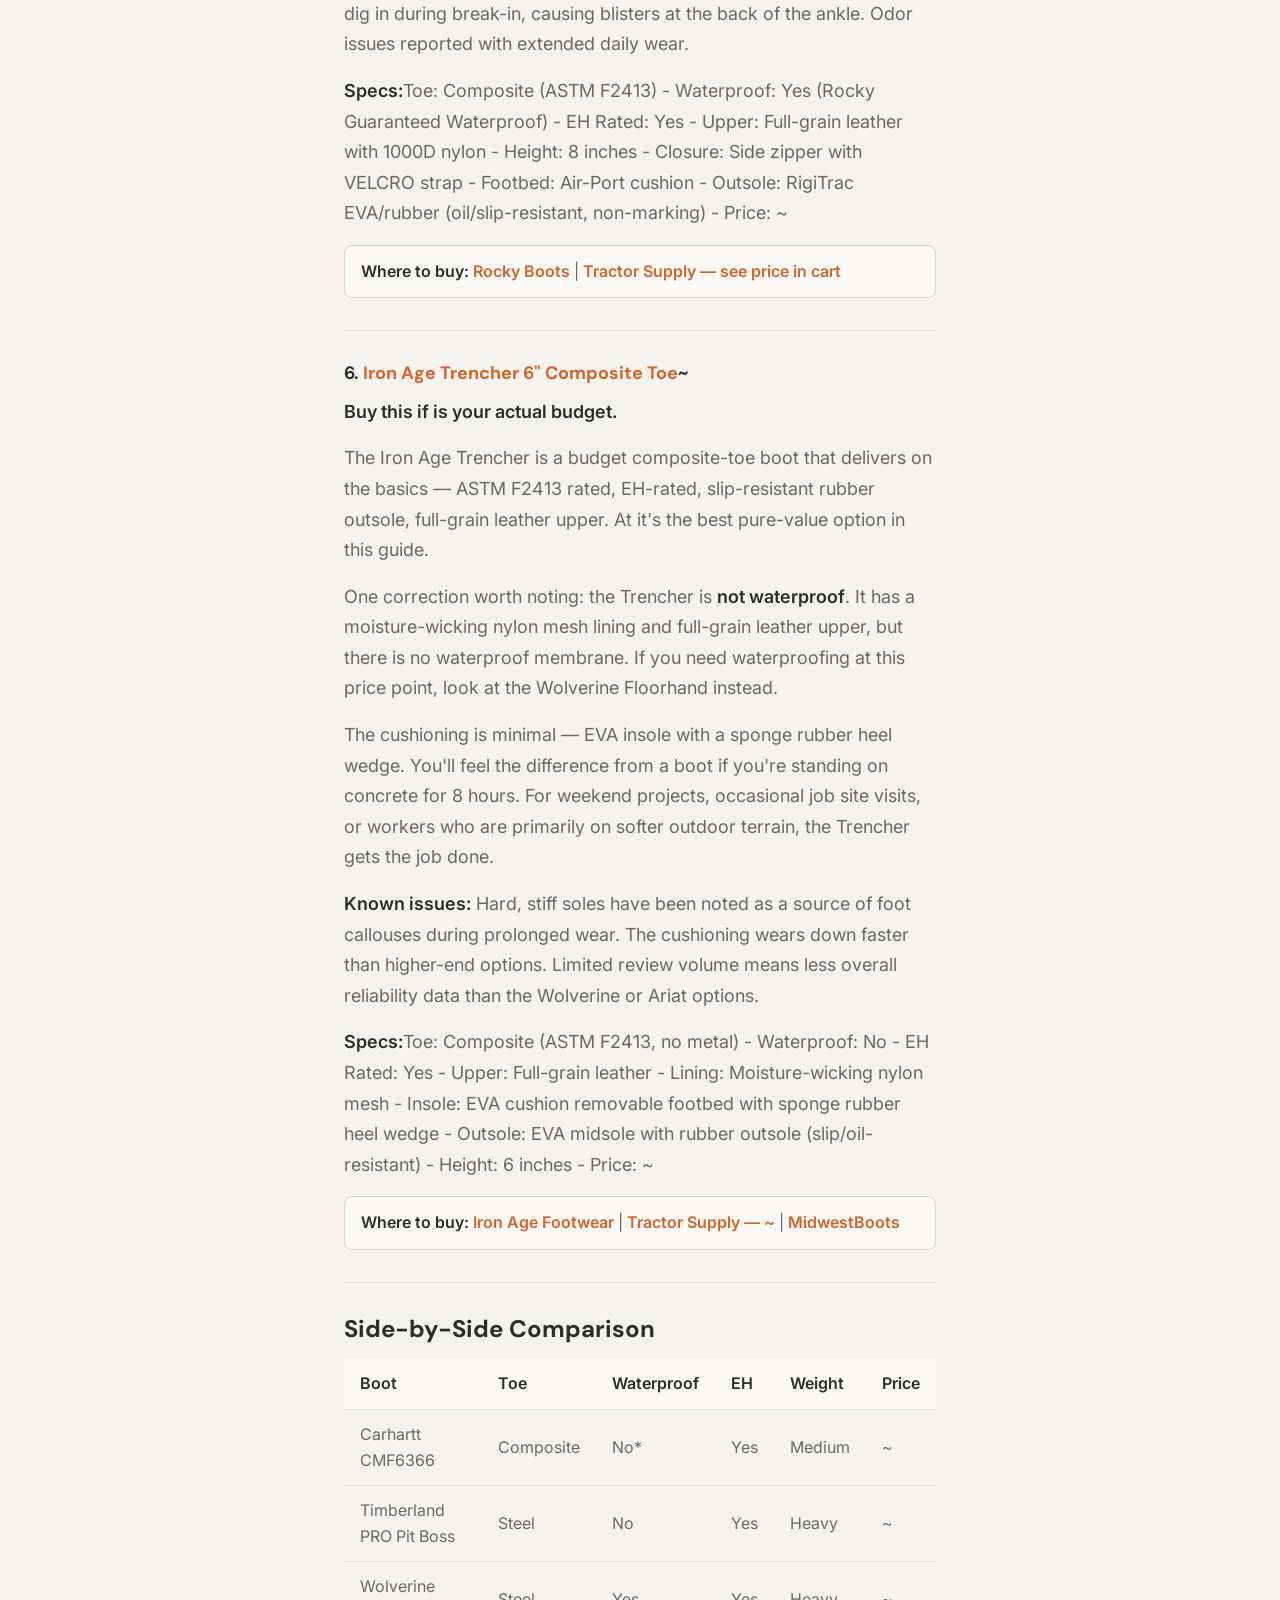
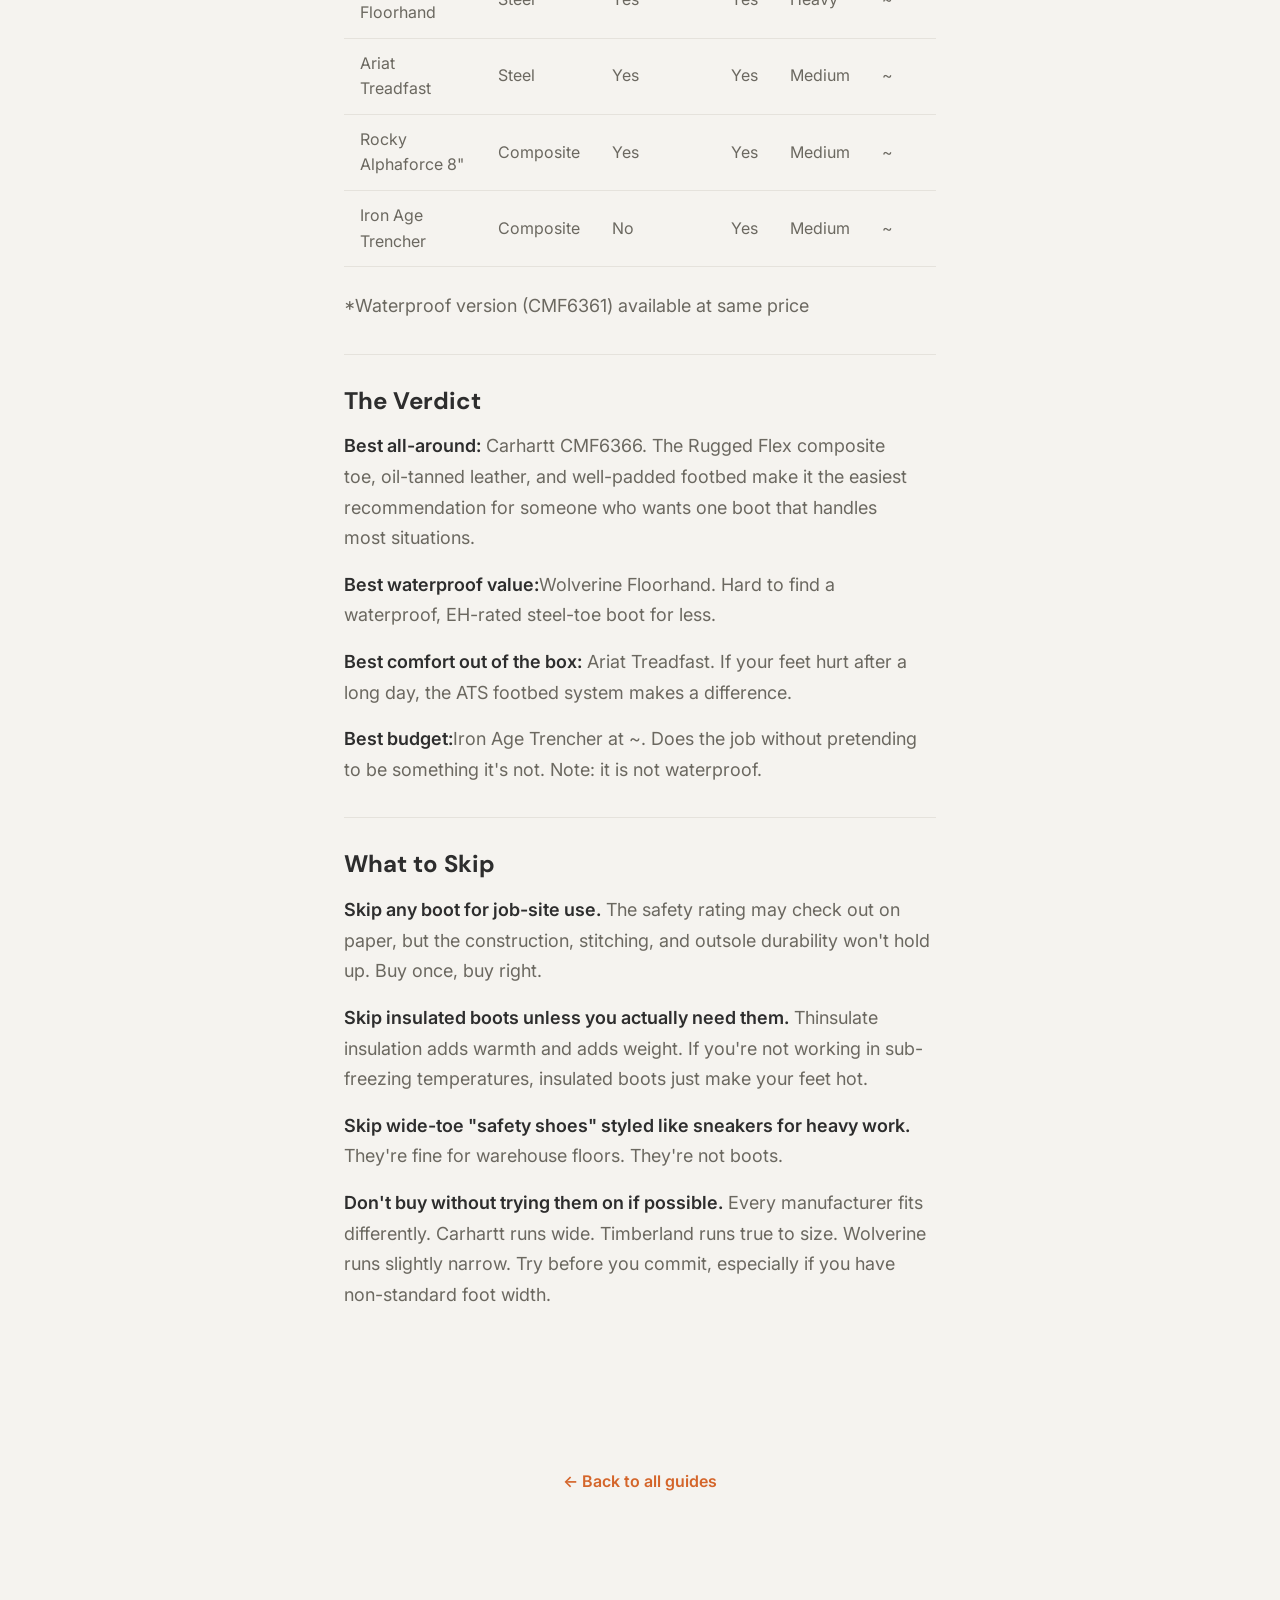
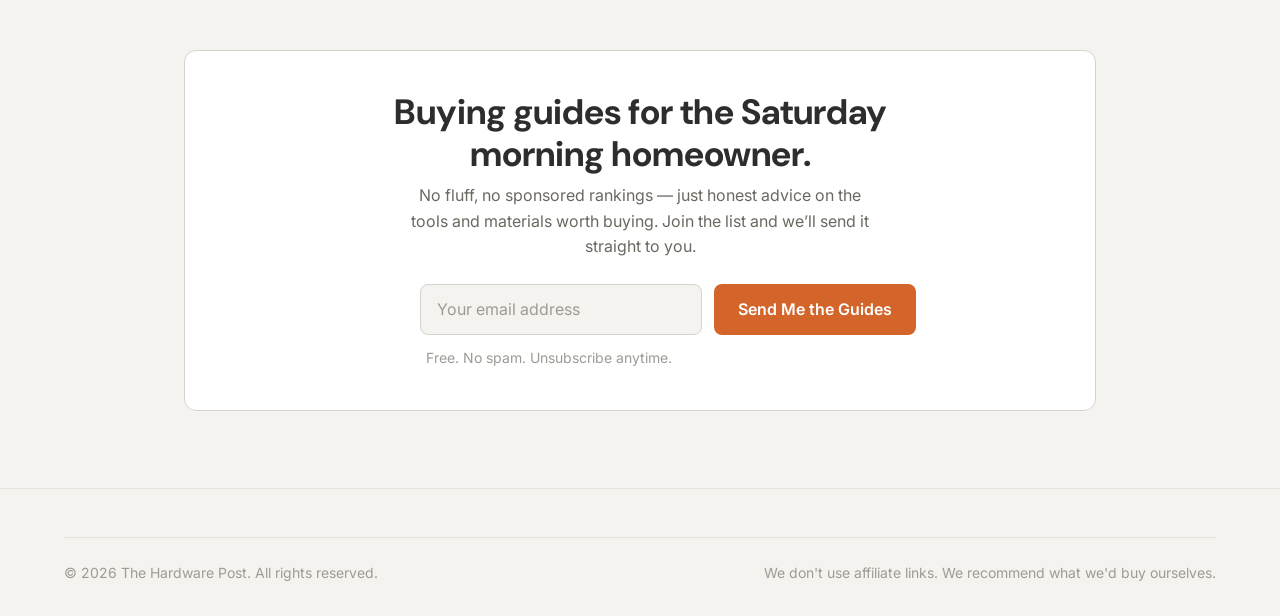
<file: articles/best-work-boots.html>
<!DOCTYPE html>

<html lang="en">
<head>
<meta charset="utf-8"/>
<meta content="width=device-width, initial-scale=1.0" name="viewport"/>
<title>Best Work Boots — The Hardware Post</title>
<meta content="Steel toe vs. composite toe, waterproof vs. breathable. Five boots ranked." name="description"/>
<meta content="Best Work Boots — The Hardware Post" property="og:title"/>
<meta content="Steel toe vs. composite toe, waterproof vs. breathable. Five boots ranked." property="og:description"/>
<meta content="article" property="og:type"/>
<link href="../style.css" rel="stylesheet"/>
<!-- Google tag (gtag.js) -->
<script async="" src="https://www.googletagmanager.com/gtag/js?id=G-45VR59GWZ4"></script>
<script>
    window.dataLayer = window.dataLayer || [];
    function gtag(){dataLayer.push(arguments);}
    gtag('js', new Date());
    gtag('config', 'G-45VR59GWZ4');
  </script>
</head>
<body>
<header class="header" id="header">
<div class="header__inner">
<a class="header__logo" href="../">
<img alt="The Hardware Post" class="header__logo-img" src="../images/logo-header.png"/>
</a>
<nav class="header__nav" id="nav">
<a href="../#guides">Buying Guides</a>
<a href="../#deals">Deals</a>
<a href="../#categories">Categories</a>
<a href="../#about">About</a>
<button aria-label="Switch to dark mode" class="theme-toggle" data-theme-toggle="">
<svg fill="none" height="20" stroke="currentColor" stroke-width="2" viewbox="0 0 24 24" width="20"><path d="M21 12.79A9 9 0 1 1 11.21 3 7 7 0 0 0 21 12.79z"></path></svg>
</button>
</nav>
<button aria-label="Toggle menu" class="mobile-menu-btn" id="mobileMenuBtn">
<svg fill="none" height="24" stroke="currentColor" stroke-linecap="round" stroke-width="2" viewbox="0 0 24 24" width="24"><path d="M3 12h18M3 6h18M3 18h18"></path></svg>
</button>
</div>
</header>
<main>
<article>
<section class="article-header">
<div class="container container--narrow">
<p class="article-header__tag">Workwear</p>
<h1 class="article-header__title">Best Work Boots</h1>
<p class="article-header__meta">Spring 2026</p>
</div>
</section>
<section class="article-body">
<div class="container container--narrow">
<p>A bad pair of work boots will ruin your day before lunch. Sore feet, blisters, and back pain from poor support compound over a shift in ways that add up fast. You don't need to spend on boots to avoid this. There are solid options that hold up to job-site conditions and weekend projects.</p>
<p>This guide covers steel-toe and composite-toe options. Both will pass ASTM safety requirements. We'll explain which is better for your situation.</p>
<hr/>
<h2>Steel Toe vs. Composite Toe — What Actually Matters</h2>
<p><strong>Steel toe:</strong> Heavier, less expensive to manufacture, conducts heat and cold, and will set off metal detectors. Won't compress or crack under impact — just deforms. Better at resisting compression from heavy rolling objects.</p>
<p><strong>Composite toe:</strong> Lighter (no metal at all), non-conductive (critical for electrical work), won't set off metal detectors. Good impact protection. Slightly bulkier profile than steel. At the same price point, you get similar protection with less weight.</p>
<p><strong>For weekend warriors and DIY homeowners:</strong> Composite toe. You get better comfort and the electrical hazard rating is a bonus for anyone doing household wiring or working around power tools.</p>
<p><strong>For job sites with heavy rolling equipment:</strong> Steel toe still has the edge in extreme compression resistance.</p>
<p>Most boots in this guide come in both configurations. We'll call out which is which.</p>
<hr/>
<h2>What to Look For</h2>
<p><strong>ASTM F2413-18 certification.</strong> This is the current standard. Boots labeled "meets ASTM standards" without specifying which version may be using outdated certification. Look for F2413-18 on the label or in the specs.</p>
<p><strong>Electrical Hazard (EH) rating.</strong> Unless you're sure you'll never work around live circuits, get the EH rating. It costs nothing extra and has saved people's lives.</p>
<p><strong>Oil-resistant outsole.</strong> Any job site has oil, grease, or wet concrete. Don't cheap out here.</p>
<p><strong>Waterproofing.</strong> Useful but not always necessary. A waterproof membrane adds weight and reduces breathability. For summer weekend projects, a non-waterproof boot with a moisture-wicking liner may be more comfortable. For outdoor work in wet conditions, waterproofing is worth it.</p>
<hr/>
<h2>The Boots</h2>
<h3>1. <a href="https://www.carhartt.com/product/800008/rugged-flex-6-composite-toe-work-boot">Carhartt CMF6366 Rugged Flex 6" Composite Toe</a>~</h3>
<p><strong>Buy this.</strong> It's the best all-around boot in this price range.</p>
<p>The CMF6366 is Carhartt's Rugged Flex line — oil-tanned leather upper, ASTM F2413-18 rated composite toe, EH-rated, with an EVA midsole and OrthoLite insole stacked five layers deep. It flexes at the toe more than most work boots, which reduces foot fatigue during tasks that require crouching or bending.</p>
<p>The outsole is dual-density rubber, oil-resistant, and slip-resistant. The break-in period is short — most wearers report the boot feeling close to comfortable after a couple of days.</p>
<p>It's not waterproof in the standard version. Carhartt does offer a waterproof variant (CMF6361) at a similar price point if you need it.</p>
<p>Wide widths are available. Carhartt tends to run slightly wide through the toe box, which is a benefit for people with broader feet.</p>
<p><strong>Known issues:</strong> Sole separation and delamination have been reported after 6–12 months of heavy use, along with heel separation on some pairs. The eyelets and rivets near the ankle can dig into skin during break-in — lace tightly from the bottom to minimize this. Inconsistent quality across production runs means the occasional pair falls short; durability tends to be less consistent than Wolverine or Timberland at similar price points.</p>
<p><strong>Specs:</strong>Toe: Composite (ASTM F2413-18)
- Waterproof: No (CMF6366); Yes (CMF6361)
- EH Rated: Yes
- Upper: Oil-tanned leather
- Midsole: EVA
- Outsole: Dual-density rubber (oil/slip-resistant)
- Price: ~</p>
<p class="where-to-buy"><strong>Where to buy:</strong> <a href="https://www.carhartt.com/product/800008/rugged-flex-6-composite-toe-work-boot">Carhartt.com</a> | <a href="https://www.midwestboots.com/product/CH_CMF6366.html">MidwestBoots</a> | <a href="https://www.homedepot.com/p/Carhartt-Men-s-Rugged-Flex-6-Work-Boots-Composite-Toe-Brown-Size-8-5-W-CMF6366-08-5W/305898437">Home Depot</a></p>
<hr/>
<h3>2. <a href="https://www.timberland.com/en-us/p/timberland-pro/mens-footwear-10171/mens-timberland-pro-pit-boss-6-steel-toe-work-boot-TB133034214">Timberland PRO Pit Boss 6" Steel Toe</a>~</h3>
<p><strong>Buy this for a traditional steel-toe workhorse.</strong></p>
<p>The Pit Boss is one of the most proven work boots on the market. It's been around for years for a reason — it's tough, it's comfortable faster than most, and it holds up. Steel toe, EH-rated, slip-resistant outsole, nubuck leather upper with Goodyear welt construction and the 24/7 Comfort Suspension System footbed.</p>
<p>No frills. No fancy midsole technology. The Pit Boss works on the principle that a well-built, simple boot outlasts gimmicks.</p>
<p>The outsole is oil-resistant and slip-resistant on most surfaces. The padded collar and tongue reduce ankle irritation during break-in.</p>
<p>One honest downside: the Pit Boss runs heavy. It's a steel-toe boot, and you feel the weight after a full day on your feet. If you're standing on concrete all day, this matters. For shorter projects and outdoor work where the terrain varies, you won't notice.</p>
<p><strong>Known issues:</strong> Requires a noticeable break-in period. The stock insoles wear thin quickly — most experienced wearers replace them within a few months. Some reports of sole separation or squeaking after extended use. The boot is water-resistant but not waterproof; don't rely on it in standing water. Heel rubbing is common during the first week of wear, and the narrow toe box is a recurring complaint among people with wider feet.</p>
<p><strong>Specs:</strong>Toe: Steel (asymmetric safety toe)
- Waterproof: No (water-resistant only)
- EH Rated: Yes
- Upper: Nubuck leather
- Construction: Goodyear welt
- Footbed: 24/7 Comfort Suspension System
- Outsole: Rubber (heat/oil/slip/abrasion-resistant)
- Price: ~</p>
<p class="where-to-buy"><strong>Where to buy:</strong> <a href="https://bootworld.com/products/timberland-pro-pit-boss-6inch-safety-toe-boot">Boot World</a> | <a href="https://www.zappos.com/product/review/9841023">Zappos</a> | <a href="https://www.timberland.com/en-us/p/timberland-pro/mens-footwear-10171/mens-timberland-pro-pit-boss-6-steel-toe-work-boot-TB133034214">Timberland.com</a></p>
<hr/>
<h3>3. <a href="https://www.wolverine.com/US/en/floorhand-waterproof-steel-toe-6-inch-work-boot/26878M.html">Wolverine Floorhand 6" Waterproof Steel Toe</a>~</h3>
<p><strong>Buy this for the best waterproof value in the guide.</strong></p>
<p>The Floorhand is Wolverine's entry-level waterproof work boot, and it punches above its price. Full-grain waterproof leather upper, steel toe, EH-rated, ASTM F2413 (M I/75 C/75 EH) certified, with a removable full-cushion footbed and moisture-wicking mesh lining.</p>
<p>The outsole is slip-resistant rubber with lightweight cement construction — oil-resistant and adequate for most job-site surfaces. The waterproof membrane works well for rain and puddles, though extended submersion will push past it.</p>
<p>At, you're getting waterproof protection and a steel safety toe for less than most comparable options. The trade-off is weight — the Floorhand is not a lightweight boot — and the footbed is adequate but not exceptional. Swapping to an aftermarket insole (Superfeet Green, ~) dramatically improves all-day comfort.</p>
<p><strong>Known issues:</strong> Runs small and tight — size up half a size, especially in the width. Can be difficult to put on due to the snug ankle collar. Some wearers notice the steel toe edge pressing against the inside of the foot until broken in. A small number of reports of sole separation after heavy use, and laces that come undone mid-shift are a recurring minor complaint.</p>
<p><strong>Specs:</strong>Toe: Steel (ASTM F2413 M I/75 C/75 EH)
- Waterproof: Yes
- EH Rated: Yes
- Upper: Full-grain waterproof leather
- Lining: Moisture-wicking mesh
- Shank: Nylon
- Footbed: Removable full-cushion
- Outsole: Slip-resistant rubber (lightweight cement construction)
- Price: ~</p>
<p class="where-to-buy"><strong>Where to buy:</strong> <a href="https://www.wolverine.com/US/en/floorhand-waterproof-steel-toe-6-inch-work-boot/26878M.html">Wolverine.com</a> | <a href="https://workboots.com/wolverine-floorhand-steel-toe-waterproof-dark-brown">Workboots.com</a> | <a href="https://www.homedepot.com/p/Wolverine-Men-s-Floorhand-Waterproof-6-in-Work-Boots-Steel-Toe-Brown-Size-7-5-M-W10633-07-5M/304205391">Home Depot</a></p>
<hr/>
<h3>4. <a href="https://www.tractorsupply.com/tsc/product/ariat-international-mens-treadfast-6-in-waterproof-steel-toe-work-boot-10034673">Ariat Treadfast 6" Waterproof Steel Toe</a>~</h3>
<p><strong>Buy this if comfort on your feet all day is the priority.</strong></p>
<p>Ariat built its reputation in Western boots and transferred that comfort DNA into work boots. The Treadfast is the result — a waterproof steel-toe boot with an EVA midsole and ATS (Advanced Torque Stability) footbed system that makes it noticeably more comfortable out of the box than most boots in this price range. ASTM F2413 rated (M/I/C EH) with a 4LR shank and Duratread outsole.</p>
<p>The break-in period is short. Most wearers report comfort within the first few hours.</p>
<p>EH-rated, oil-resistant outsole, and full-grain leather upper. The fit runs slightly narrow compared to Carhartt. If you have wide feet, try these on before buying or go up a half size.</p>
<p><strong>Known issues:</strong> Sole wear on the Duratread outsole can be accelerated under heavy daily use — some users report significant wear at 3–4 months. The insole degrades faster than the upper. Waterproofing has failed at seams and around the toe on a subset of pairs. The mesh lining can develop odor over time. Despite wide widths being offered, some wide-footed buyers still find the fit tight.</p>
<p><strong>Specs:</strong>Toe: Steel (ASTM F2413 M/I/C EH)
- Waterproof: Yes (PRO waterproof construction)
- EH Rated: Yes
- Upper: Full-grain leather
- Shank: 4LR
- Midsole: EVA with ATS footbed
- Outsole: Duratread (oil/slip-resistant rubber)
- Height: 6 inches
- Price: ~</p>
<p class="where-to-buy"><strong>Where to buy:</strong> <a href="https://www.tractorsupply.com/tsc/product/ariat-international-mens-treadfast-6-in-waterproof-steel-toe-work-boot-10034673">Tractor Supply</a> | <a href="https://www.ariat.com/10034673.html">Ariat.com</a></p>
<hr/>
<h3>5. <a href="https://rockyboots.com/products/fq0006173">Rocky Alphaforce 8" Composite Toe</a>~</h3>
<p><strong>Buy this for taller ankle support on uneven terrain.</strong></p>
<p>Most boots in this guide are 6-inch. If you're working on uneven ground — gravel, brush, construction sites with debris — the extra ankle support of an 8-inch boot makes a real difference in fatigue and stability.</p>
<p>The Rocky Alphaforce is a composite-toe, EH-rated boot with a guaranteed waterproof construction, full-grain leather upper, and side zipper for easy on/off. It's lighter than most 8-inch boots because of the composite toe. The taller shaft supports the ankle without locking it, and the Air-Port cushion footbed provides reasonable all-day support. The RigiTrac outsole is oil-resistant, slip-resistant, and non-marking.</p>
<p>It runs large. Order half a size down from your normal sizing.</p>
<p><strong>Known issues:</strong> Quality has declined in recent model years — sole separation, zipper failure, and lining tearing are recurring complaints in current reviews. Fit tends to run tight even in wide sizes; the heel can dig in during break-in, causing blisters at the back of the ankle. Odor issues reported with extended daily wear.</p>
<p><strong>Specs:</strong>Toe: Composite (ASTM F2413)
- Waterproof: Yes (Rocky Guaranteed Waterproof)
- EH Rated: Yes
- Upper: Full-grain leather with 1000D nylon
- Height: 8 inches
- Closure: Side zipper with VELCRO strap
- Footbed: Air-Port cushion
- Outsole: RigiTrac EVA/rubber (oil/slip-resistant, non-marking)
- Price: ~</p>
<p class="where-to-buy"><strong>Where to buy:</strong> <a href="https://rockyboots.com/products/fq0006173">Rocky Boots</a> | <a href="https://www.tractorsupply.com/tsc/product/rocky-mens-6-in-black-alpha-force-composite-waterproof-lace-up-boot">Tractor Supply — see price in cart</a></p>
<hr/>
<h3>6. <a href="https://ironagefootwear.com/trencher-mens-brown-6-work-boot-ia5002/">Iron Age Trencher 6" Composite Toe</a>~</h3>
<p><strong>Buy this if is your actual budget.</strong></p>
<p>The Iron Age Trencher is a budget composite-toe boot that delivers on the basics — ASTM F2413 rated, EH-rated, slip-resistant rubber outsole, full-grain leather upper. At it's the best pure-value option in this guide.</p>
<p>One correction worth noting: the Trencher is <strong>not waterproof</strong>. It has a moisture-wicking nylon mesh lining and full-grain leather upper, but there is no waterproof membrane. If you need waterproofing at this price point, look at the Wolverine Floorhand instead.</p>
<p>The cushioning is minimal — EVA insole with a sponge rubber heel wedge. You'll feel the difference from a boot if you're standing on concrete for 8 hours. For weekend projects, occasional job site visits, or workers who are primarily on softer outdoor terrain, the Trencher gets the job done.</p>
<p><strong>Known issues:</strong> Hard, stiff soles have been noted as a source of foot callouses during prolonged wear. The cushioning wears down faster than higher-end options. Limited review volume means less overall reliability data than the Wolverine or Ariat options.</p>
<p><strong>Specs:</strong>Toe: Composite (ASTM F2413, no metal)
- Waterproof: No
- EH Rated: Yes
- Upper: Full-grain leather
- Lining: Moisture-wicking nylon mesh
- Insole: EVA cushion removable footbed with sponge rubber heel wedge
- Outsole: EVA midsole with rubber outsole (slip/oil-resistant)
- Height: 6 inches
- Price: ~</p>
<p class="where-to-buy"><strong>Where to buy:</strong> <a href="https://ironagefootwear.com/trencher-mens-brown-6-work-boot-ia5002/">Iron Age Footwear</a> | <a href="https://www.tractorsupply.com/tsc/product/iron-age-iron-age-ia5002-trencher-mens-eh-composite-toe-6-in-work-boot">Tractor Supply — ~</a> | <a href="https://www.midwestboots.com/product/R5001_IA5002.html">MidwestBoots</a></p>
<hr/>
<h2>Side-by-Side Comparison</h2>
<table>
<thead>
<tr>
<th>Boot</th>
<th>Toe</th>
<th>Waterproof</th>
<th>EH</th>
<th>Weight</th>
<th>Price</th>
</tr>
</thead>
<tbody>
<tr>
<td>Carhartt CMF6366</td>
<td>Composite</td>
<td>No*</td>
<td>Yes</td>
<td>Medium</td>
<td>~</td>
</tr>
<tr>
<td>Timberland PRO Pit Boss</td>
<td>Steel</td>
<td>No</td>
<td>Yes</td>
<td>Heavy</td>
<td>~</td>
</tr>
<tr>
<td>Wolverine Floorhand</td>
<td>Steel</td>
<td>Yes</td>
<td>Yes</td>
<td>Heavy</td>
<td>~</td>
</tr>
<tr>
<td>Ariat Treadfast</td>
<td>Steel</td>
<td>Yes</td>
<td>Yes</td>
<td>Medium</td>
<td>~</td>
</tr>
<tr>
<td>Rocky Alphaforce 8"</td>
<td>Composite</td>
<td>Yes</td>
<td>Yes</td>
<td>Medium</td>
<td>~</td>
</tr>
<tr>
<td>Iron Age Trencher</td>
<td>Composite</td>
<td>No</td>
<td>Yes</td>
<td>Medium</td>
<td>~</td>
</tr>
</tbody>
</table>
<p>*Waterproof version (CMF6361) available at same price</p>
<hr/>
<h2>The Verdict</h2>
<p><strong>Best all-around:</strong> Carhartt CMF6366. The Rugged Flex composite toe, oil-tanned leather, and well-padded footbed make it the easiest recommendation for someone who wants one boot that handles most situations.</p>
<p><strong>Best waterproof value:</strong>Wolverine Floorhand. Hard to find a waterproof, EH-rated steel-toe boot for less.</p>
<p><strong>Best comfort out of the box:</strong> Ariat Treadfast. If your feet hurt after a long day, the ATS footbed system makes a difference.</p>
<p><strong>Best budget:</strong>Iron Age Trencher at ~. Does the job without pretending to be something it's not. Note: it is not waterproof.</p>
<hr/>
<h2>What to Skip</h2>
<p><strong>Skip any boot for job-site use.</strong> The safety rating may check out on paper, but the construction, stitching, and outsole durability won't hold up. Buy once, buy right.</p>
<p><strong>Skip insulated boots unless you actually need them.</strong> Thinsulate insulation adds warmth and adds weight. If you're not working in sub-freezing temperatures, insulated boots just make your feet hot.</p>
<p><strong>Skip wide-toe "safety shoes" styled like sneakers for heavy work.</strong> They're fine for warehouse floors. They're not boots.</p>
<p><strong>Don't buy without trying them on if possible.</strong> Every manufacturer fits differently. Carhartt runs wide. Timberland runs true to size. Wolverine runs slightly narrow. Try before you commit, especially if you have non-standard foot width.</p>
</div>
</section>
</article>
<section class="section">
<div class="container container--narrow" style="text-align: center;">
<a href="../" style="font-weight: 600; font-size: var(--text-sm);">← Back to all guides</a>
</div>
</section>
<section class="section" id="newsletter">
<div class="container container--default">
<div class="newsletter">
<h2 class="newsletter__title">Buying guides for the Saturday morning homeowner.</h2>
<p class="newsletter__text">No fluff, no sponsored rankings — just honest advice on the tools and materials worth buying. Join the list and we’ll send it straight to you.</p>
<script src="https://f.convertkit.com/ckjs/ck.5.js"></script>
<form action="https://app.convertkit.com/forms/9332724/subscriptions" class="seva-form formkit-form" data-format="inline" data-sv-form="9332724" data-uid="83792e4516" data-version="5" method="post" min-width="400 500 600 700 800" style="max-width: 440px; margin: 0 auto;">
<div data-style="clean">
<ul class="formkit-alert formkit-alert-error" data-element="errors" data-group="alert" style="list-style: none; padding: 0; font-size: var(--text-xs); color: var(--color-warning);"></ul>
<div class="newsletter__form" data-element="fields" data-stacked="false">
<input aria-label="Email address" class="formkit-input newsletter__input" name="email_address" placeholder="Your email address" required="" type="email"/>
<button class="formkit-submit newsletter__btn" data-element="submit" type="submit">
<span>Send Me the Guides</span>
</button>
</div>
</div>
</form>
<p style="font-size: var(--text-xs); color: var(--color-text-muted); margin-top: var(--space-3);">Free. No spam. Unsubscribe anytime.</p>
</div>
</div>
</section>
</main>
<footer class="footer">
<div class="container">
<div class="footer__bottom">
<p>© 2026 The Hardware Post. All rights reserved.</p>
<p>We don't use affiliate links. We recommend what we'd buy ourselves.</p>
</div>
</div>
</footer>
<script>
    (function() {
      const t = document.querySelector('[data-theme-toggle]'), r = document.documentElement;
      let d = matchMedia('(prefers-color-scheme:dark)').matches ? 'dark' : 'light';
      r.setAttribute('data-theme', d);
      t && t.addEventListener('click', () => { d = d === 'dark' ? 'light' : 'dark'; r.setAttribute('data-theme', d); t.setAttribute('aria-label', 'Switch to ' + (d === 'dark' ? 'light' : 'dark') + ' mode'); t.innerHTML = d === 'dark' ? '<svg width="20" height="20" viewBox="0 0 24 24" fill="none" stroke="currentColor" stroke-width="2"><circle cx="12" cy="12" r="5"/><path d="M12 1v2M12 21v2M4.22 4.22l1.42 1.42M18.36 18.36l1.42 1.42M1 12h2M21 12h2M4.22 19.78l1.42-1.42M18.36 5.64l1.42-1.42"/></svg>' : '<svg width="20" height="20" viewBox="0 0 24 24" fill="none" stroke="currentColor" stroke-width="2"><path d="M21 12.79A9 9 0 1 1 11.21 3 7 7 0 0 0 21 12.79z"/></svg>'; });
    })();
    window.addEventListener('scroll', () => { document.getElementById('header').classList.toggle('header--scrolled', window.scrollY > 10); });
    document.getElementById('mobileMenuBtn').addEventListener('click', () => { document.getElementById('nav').classList.toggle('active'); });
    
  </script>
</body>
</html>
</file>
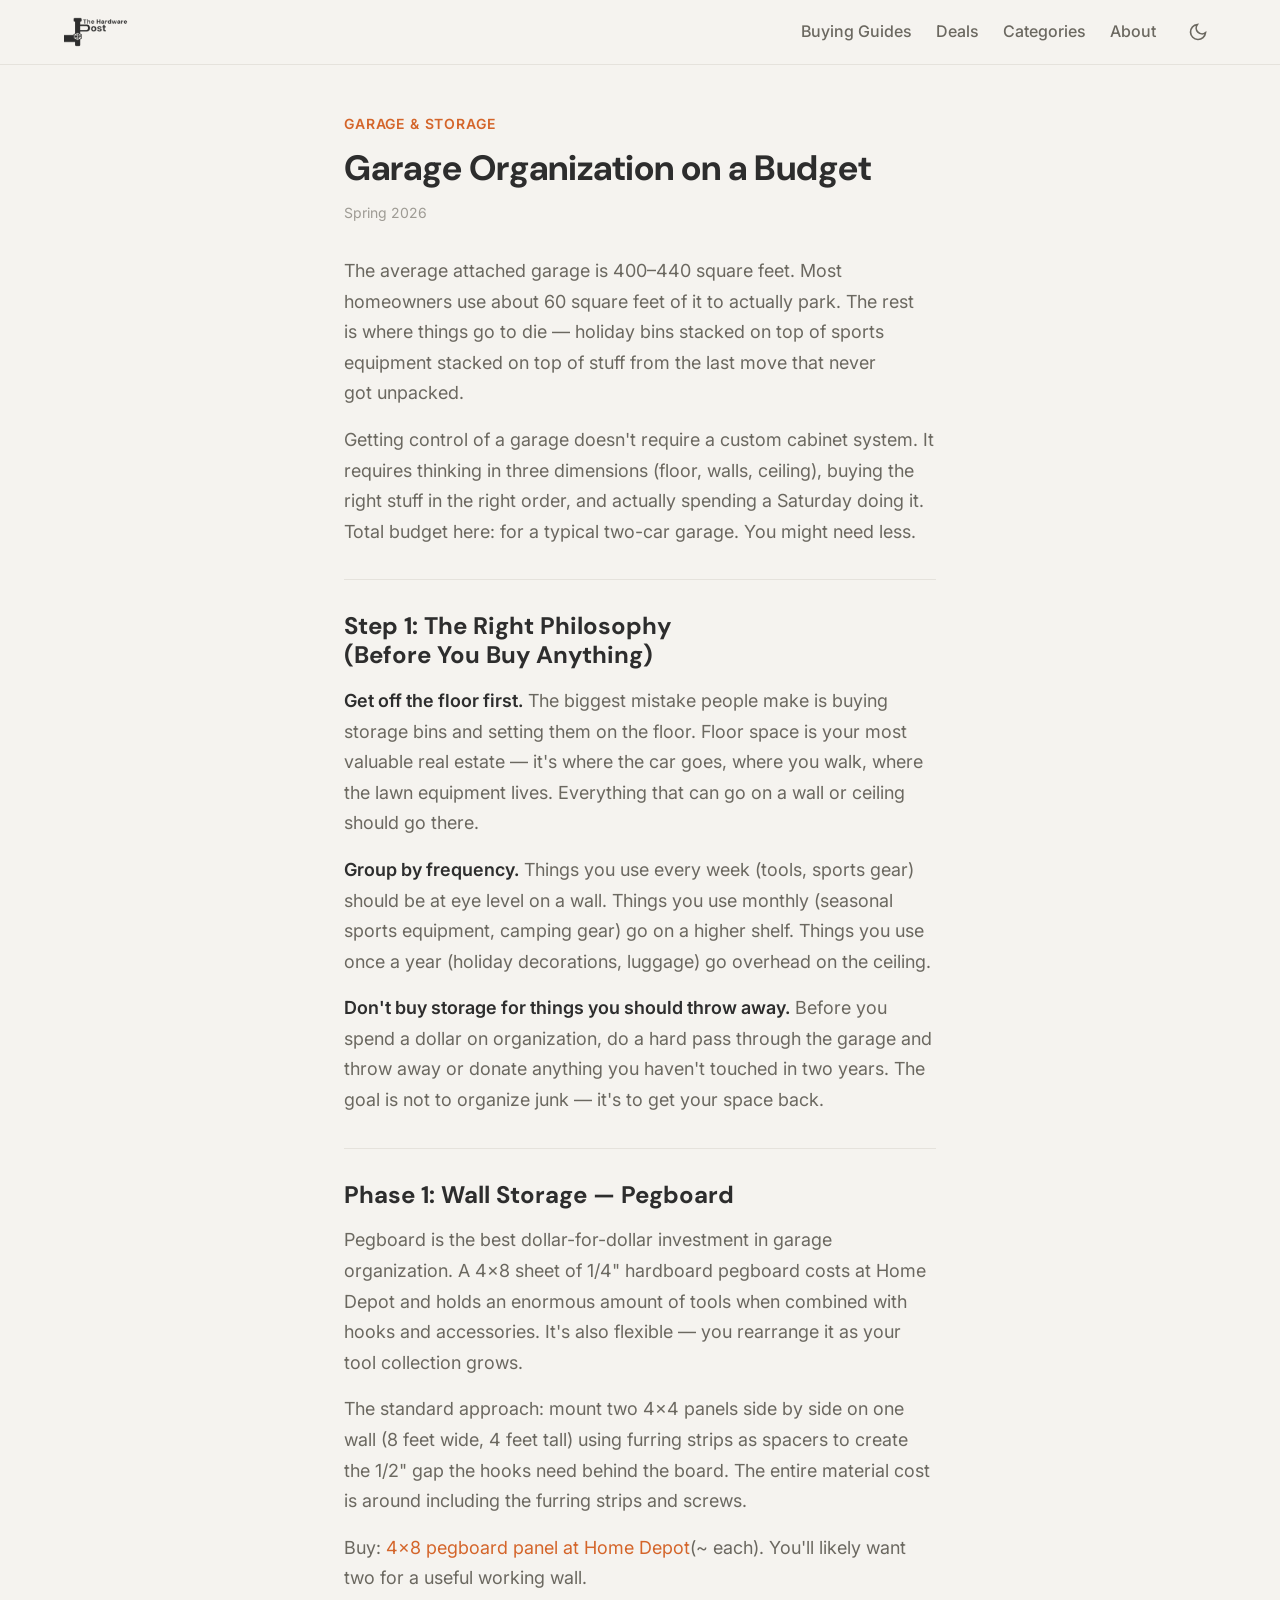
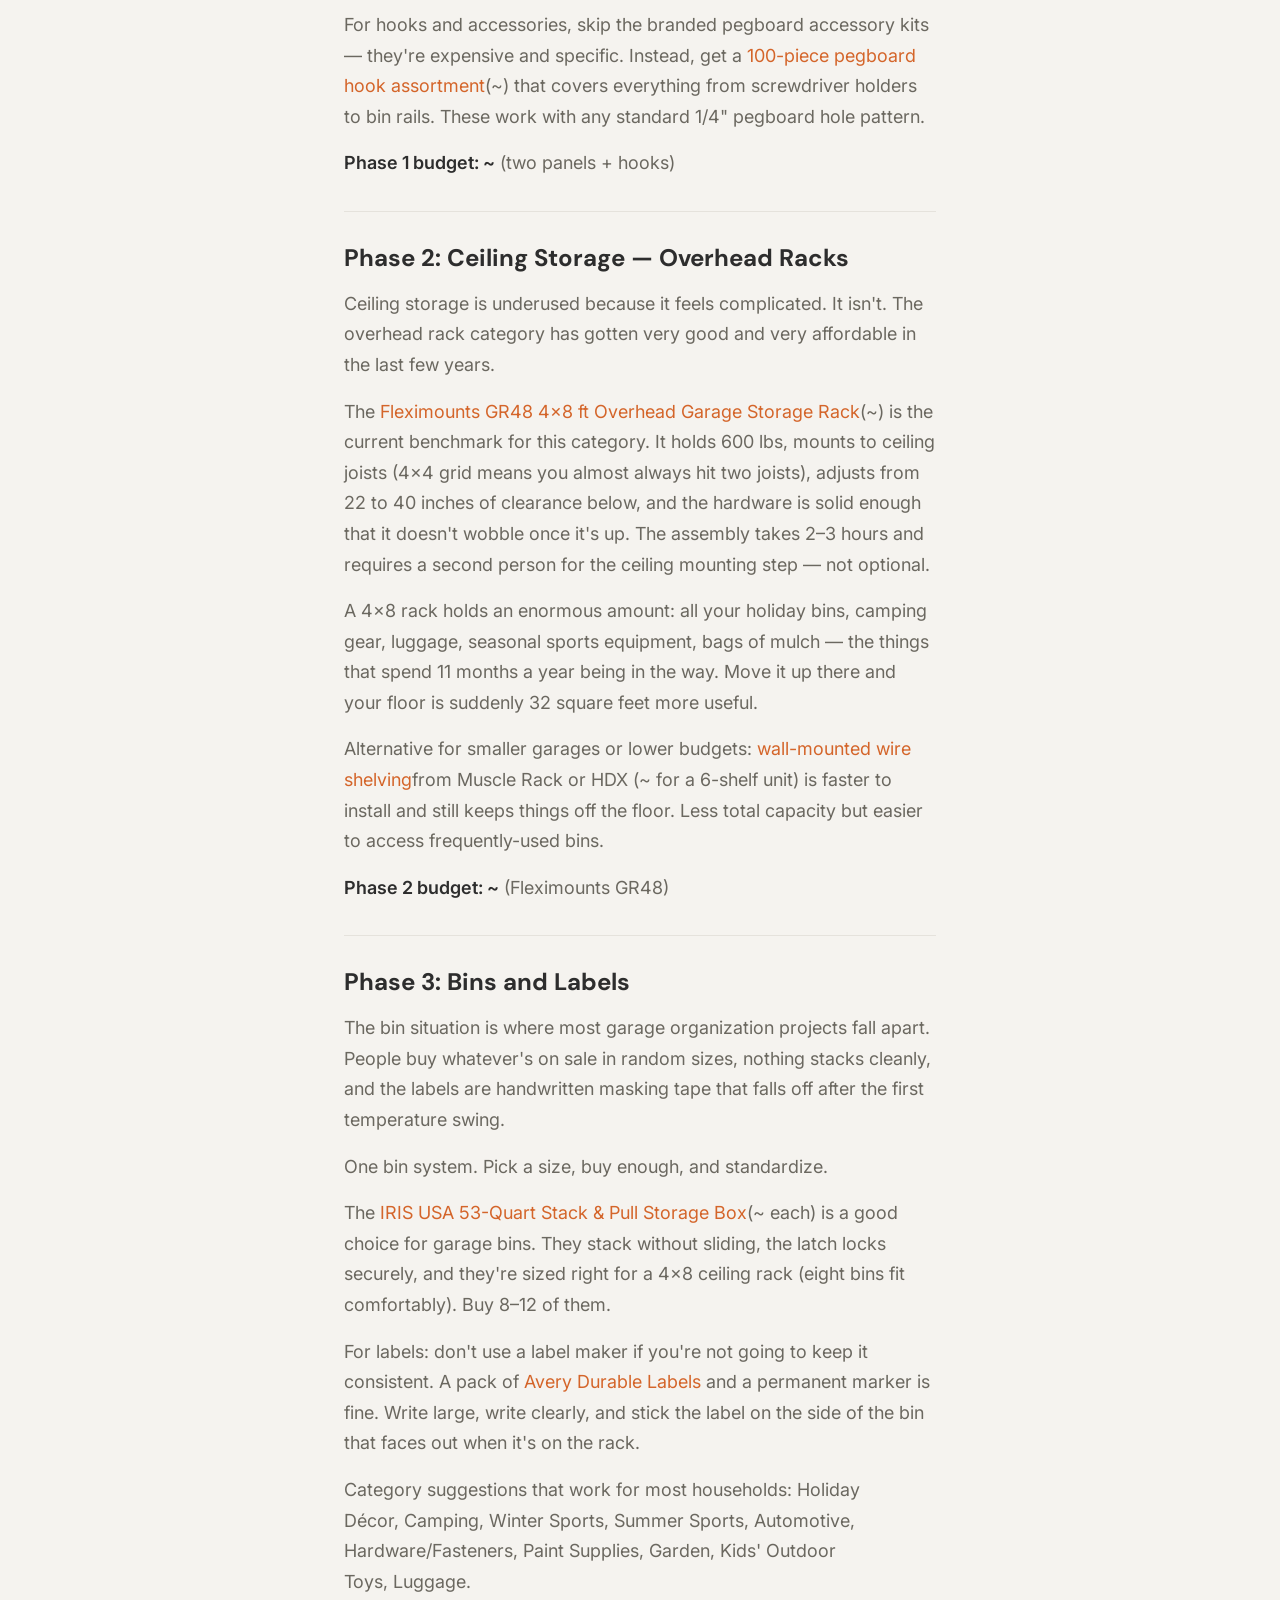
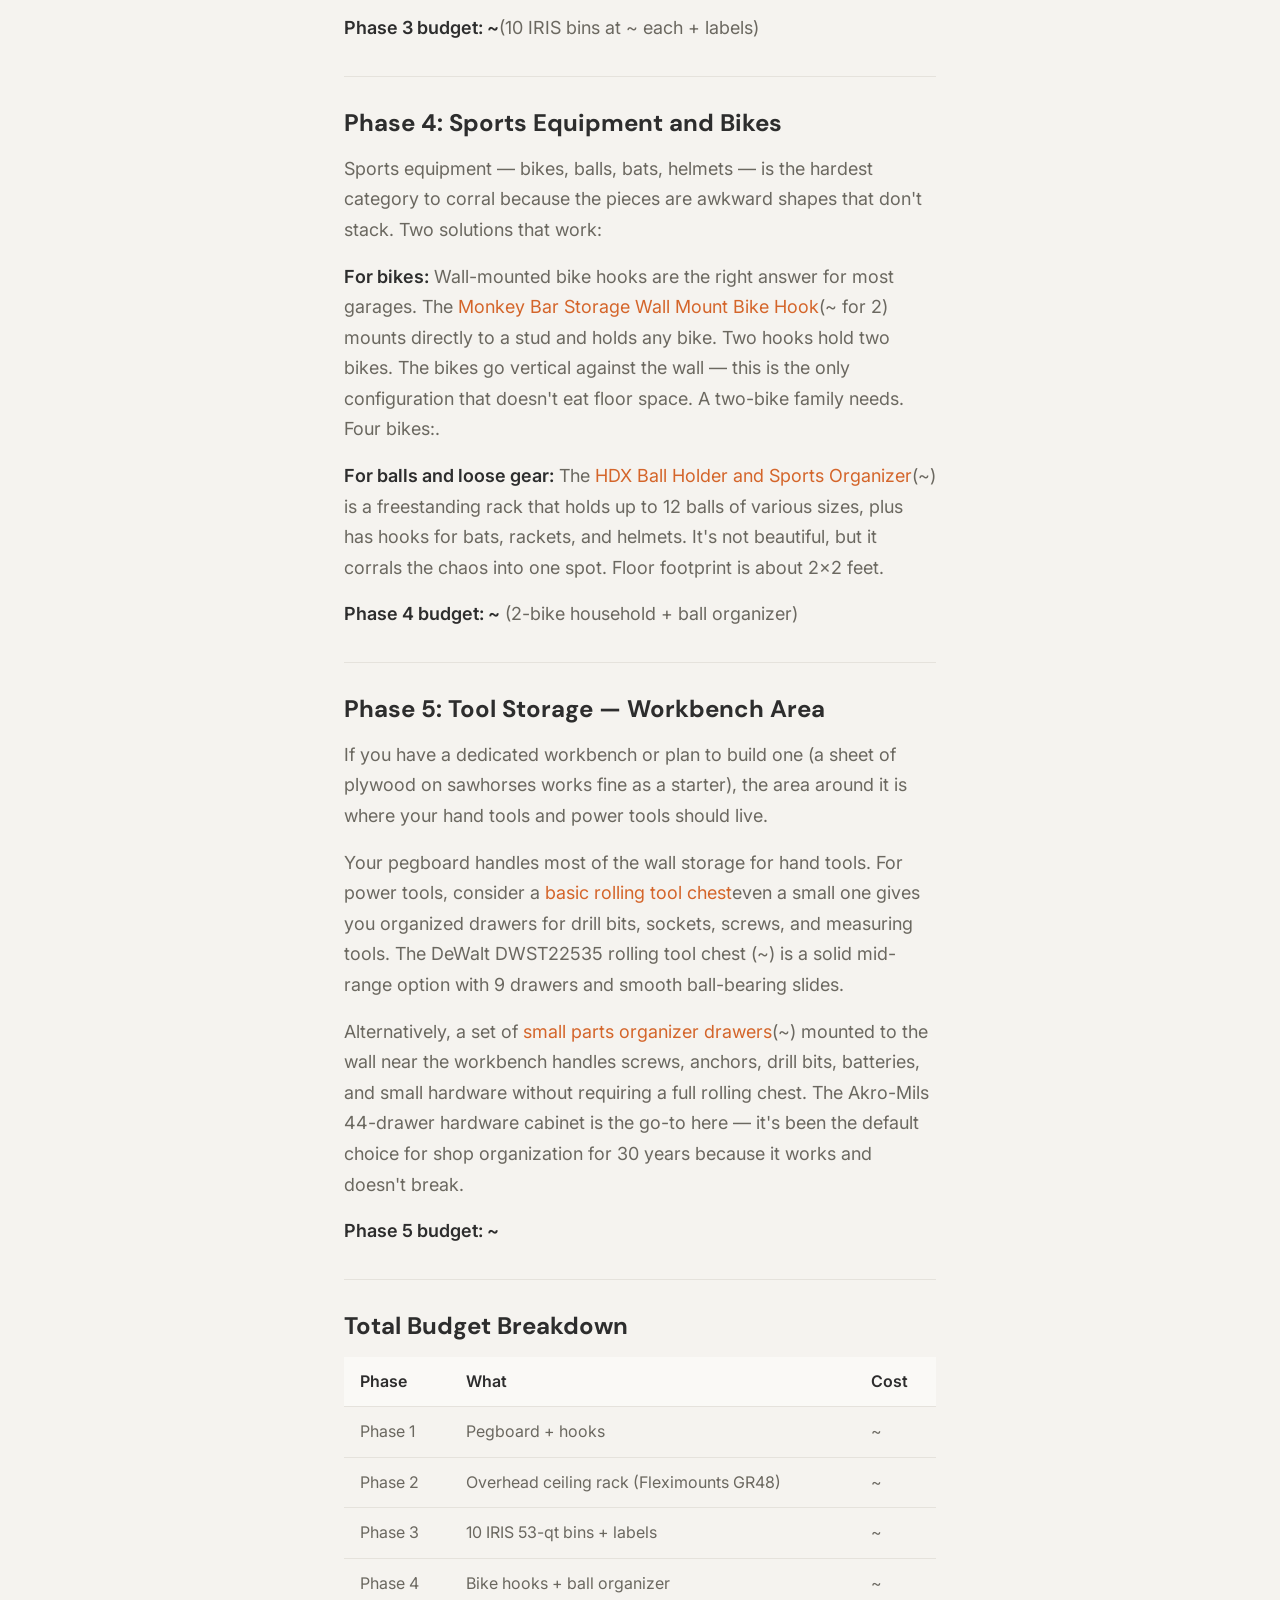
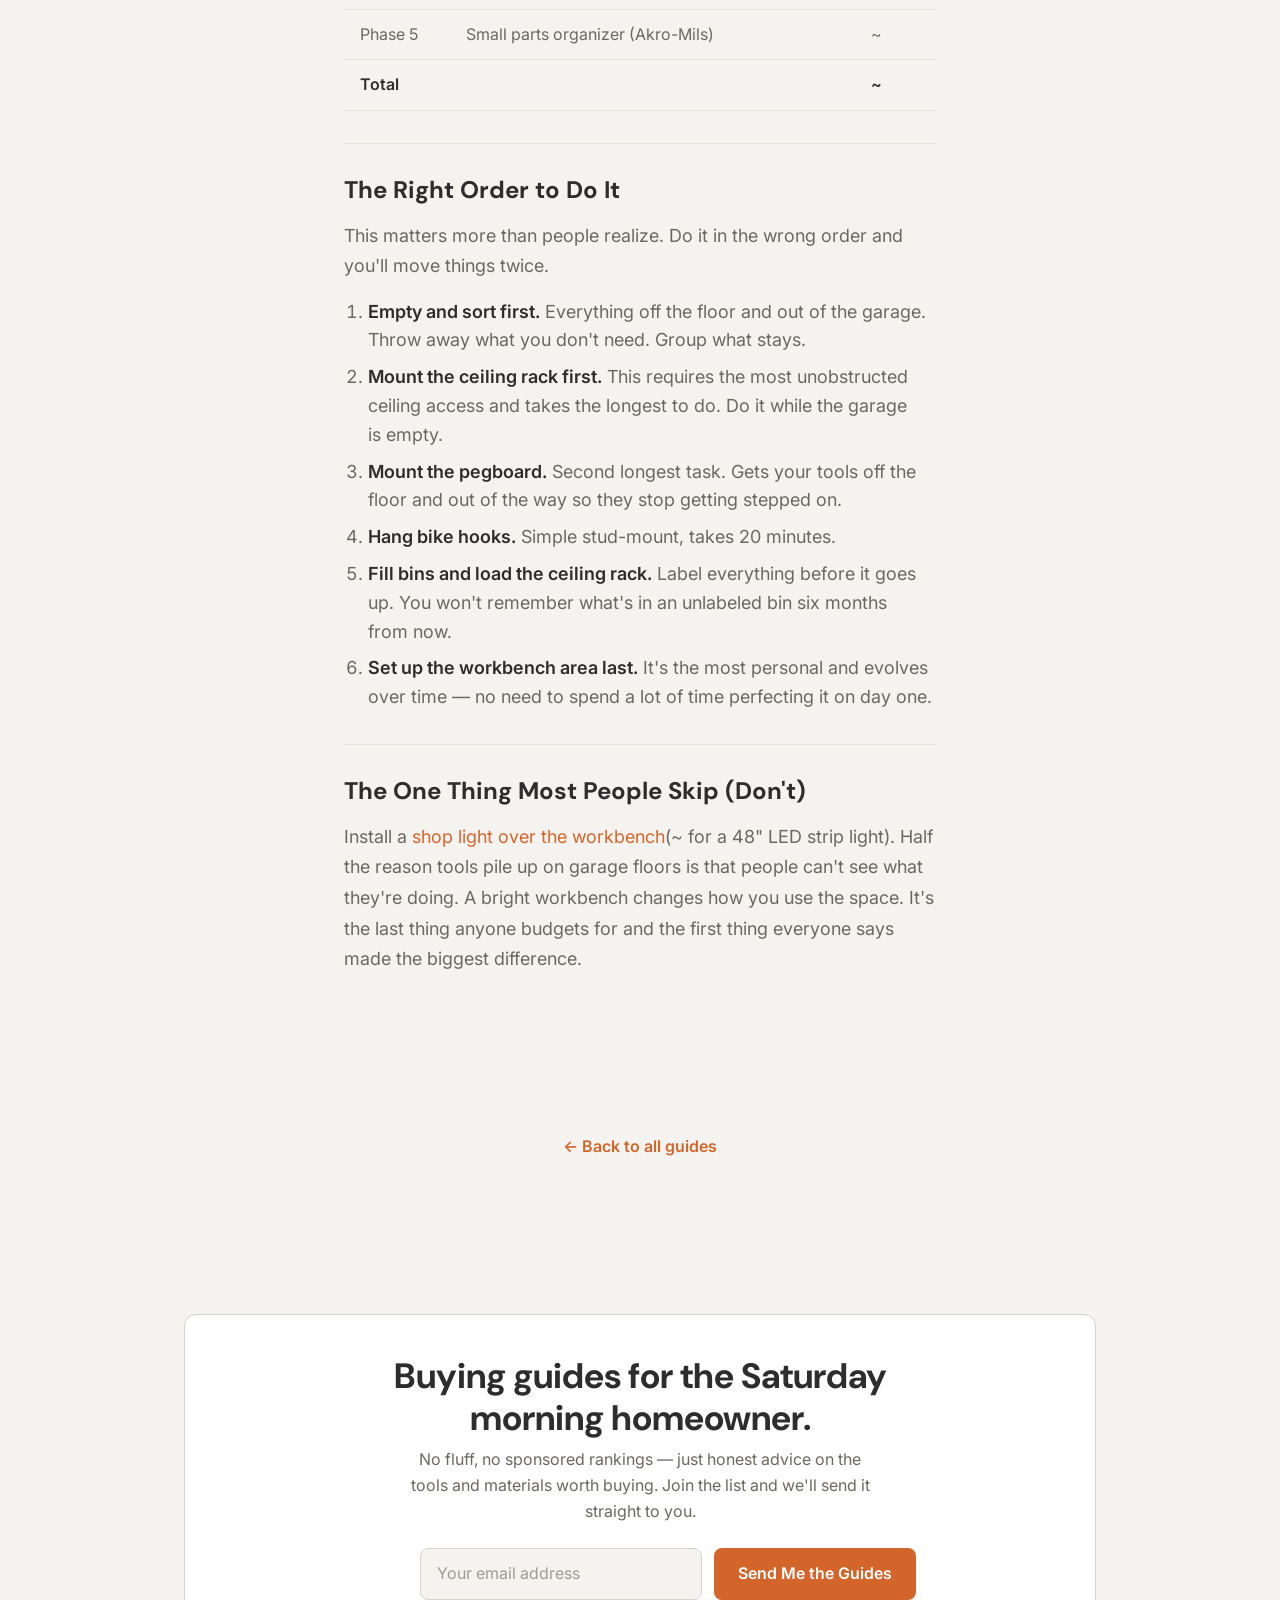
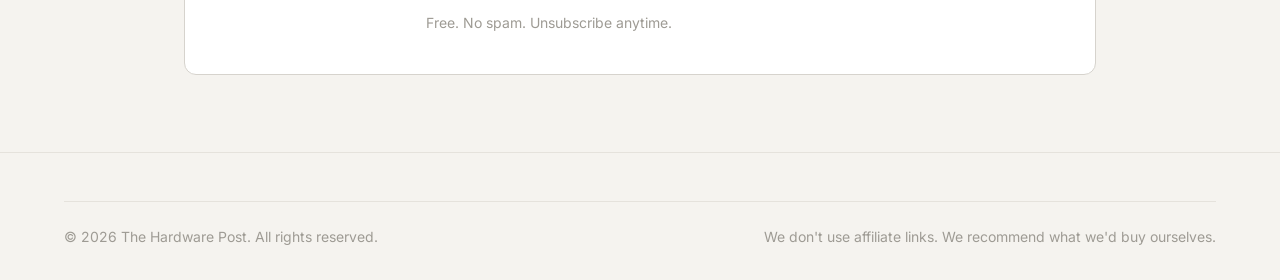
<file: articles/garage-organization-budget.html>
<!DOCTYPE html>

<html lang="en">
<head>
<meta charset="utf-8"/>
<meta content="width=device-width, initial-scale=1.0" name="viewport"/>
<title>Garage Organization on a Budget — The Hardware Post</title>
<meta content="How to go from chaos to functional garage. Pegboards, ceiling racks, bins, and the right order to do it all." name="description"/>
<meta content="Garage Organization on a Budget — The Hardware Post" property="og:title"/>
<meta content="How to go from chaos to functional garage. Pegboards, ceiling racks, bins, and the right order to do it all." property="og:description"/>
<meta content="article" property="og:type"/>
<link href="../style.css" rel="stylesheet"/>
<!-- Google tag (gtag.js) -->
<script async="" src="https://www.googletagmanager.com/gtag/js?id=G-45VR59GWZ4"></script>
<script>
    window.dataLayer = window.dataLayer || [];
    function gtag(){dataLayer.push(arguments);}
    gtag('js', new Date());
    gtag('config', 'G-45VR59GWZ4');
  </script>
</head>
<body>
<header class="header" id="header">
<div class="header__inner">
<a class="header__logo" href="../">
<img alt="The Hardware Post" class="header__logo-img" src="../images/logo-header.png"/>
</a>
<nav class="header__nav" id="nav">
<a href="../#guides">Buying Guides</a>
<a href="../#deals">Deals</a>
<a href="../#categories">Categories</a>
<a href="../#about">About</a>
<button aria-label="Switch to dark mode" class="theme-toggle" data-theme-toggle="">
<svg fill="none" height="20" stroke="currentColor" stroke-width="2" viewbox="0 0 24 24" width="20"><path d="M21 12.79A9 9 0 1 1 11.21 3 7 7 0 0 0 21 12.79z"></path></svg>
</button>
</nav>
<button aria-label="Toggle menu" class="mobile-menu-btn" id="mobileMenuBtn">
<svg fill="none" height="24" stroke="currentColor" stroke-linecap="round" stroke-width="2" viewbox="0 0 24 24" width="24"><path d="M3 12h18M3 6h18M3 18h18"></path></svg>
</button>
</div>
</header>
<main>
<article>
<section class="article-header">
<div class="container container--narrow">
<p class="article-header__tag">Garage &amp; Storage</p>
<h1 class="article-header__title">Garage Organization on a Budget</h1>
<p class="article-header__meta">Spring 2026</p>
</div>
</section>
<section class="article-body">
<div class="container container--narrow">
<p>The average attached garage is 400–440 square feet. Most homeowners use about 60 square feet of it to actually park. The rest is where things go to die — holiday bins stacked on top of sports equipment stacked on top of stuff from the last move that never got unpacked.</p>
<p>Getting control of a garage doesn't require a custom cabinet system. It requires thinking in three dimensions (floor, walls, ceiling), buying the right stuff in the right order, and actually spending a Saturday doing it. Total budget here: for a typical two-car garage. You might need less.</p>
<hr/>
<h2>Step 1: The Right Philosophy (Before You Buy Anything)</h2>
<p><strong>Get off the floor first.</strong> The biggest mistake people make is buying storage bins and setting them on the floor. Floor space is your most valuable real estate — it's where the car goes, where you walk, where the lawn equipment lives. Everything that can go on a wall or ceiling should go there.</p>
<p><strong>Group by frequency.</strong> Things you use every week (tools, sports gear) should be at eye level on a wall. Things you use monthly (seasonal sports equipment, camping gear) go on a higher shelf. Things you use once a year (holiday decorations, luggage) go overhead on the ceiling.</p>
<p><strong>Don't buy storage for things you should throw away.</strong> Before you spend a dollar on organization, do a hard pass through the garage and throw away or donate anything you haven't touched in two years. The goal is not to organize junk — it's to get your space back.</p>
<hr/>
<h2>Phase 1: Wall Storage — Pegboard</h2>
<p>Pegboard is the best dollar-for-dollar investment in garage organization. A 4×8 sheet of 1/4" hardboard pegboard costs at Home Depot and holds an enormous amount of tools when combined with hooks and accessories. It's also flexible — you rearrange it as your tool collection grows.</p>
<p>The standard approach: mount two 4×4 panels side by side on one wall (8 feet wide, 4 feet tall) using furring strips as spacers to create the 1/2" gap the hooks need behind the board. The entire material cost is around including the furring strips and screws.</p>
<p>Buy: <a href="https://www.homedepot.com/p/Handprint-4-ft-x-8-ft-White-Pegboard-Panel-486133/100046696">4×8 pegboard panel at Home Depot</a>(~ each). You'll likely want two for a useful working wall.</p>
<p>For hooks and accessories, skip the branded pegboard accessory kits — they're expensive and specific. Instead, get a <a href="https://www.amazon.com/Pegboard-Hooks-Assortment-Locking-Accessories/dp/B07BRCWC9V">100-piece pegboard hook assortment</a>(~) that covers everything from screwdriver holders to bin rails. These work with any standard 1/4" pegboard hole pattern.</p>
<p><strong>Phase 1 budget: ~</strong> (two panels + hooks)</p>
<hr/>
<h2>Phase 2: Ceiling Storage — Overhead Racks</h2>
<p>Ceiling storage is underused because it feels complicated. It isn't. The overhead rack category has gotten very good and very affordable in the last few years.</p>
<p>The <a href="https://www.amazon.com/Fleximounts-Overhead-Garage-Storage-Adjustable/dp/B07BCHJ8FH">Fleximounts GR48 4×8 ft Overhead Garage Storage Rack</a>(~) is the current benchmark for this category. It holds 600 lbs, mounts to ceiling joists (4x4 grid means you almost always hit two joists), adjusts from 22 to 40 inches of clearance below, and the hardware is solid enough that it doesn't wobble once it's up. The assembly takes 2–3 hours and requires a second person for the ceiling mounting step — not optional.</p>
<p>A 4×8 rack holds an enormous amount: all your holiday bins, camping gear, luggage, seasonal sports equipment, bags of mulch — the things that spend 11 months a year being in the way. Move it up there and your floor is suddenly 32 square feet more useful.</p>
<p>Alternative for smaller garages or lower budgets: <a href="https://www.lowes.com/pd/Muscle-Rack-96-in-W-x-24-in-D-x-72-in-H-Freestanding-Steel-Shelving/5013218367">wall-mounted wire shelving</a>from Muscle Rack or HDX (~ for a 6-shelf unit) is faster to install and still keeps things off the floor. Less total capacity but easier to access frequently-used bins.</p>
<p><strong>Phase 2 budget: ~</strong> (Fleximounts GR48)</p>
<hr/>
<h2>Phase 3: Bins and Labels</h2>
<p>The bin situation is where most garage organization projects fall apart. People buy whatever's on sale in random sizes, nothing stacks cleanly, and the labels are handwritten masking tape that falls off after the first temperature swing.</p>
<p>One bin system. Pick a size, buy enough, and standardize.</p>
<p>The <a href="https://www.amazon.com/IRIS-USA-Stackable-Storage-Container/dp/B088FGW2NR">IRIS USA 53-Quart Stack &amp; Pull Storage Box</a>(~ each) is a good choice for garage bins. They stack without sliding, the latch locks securely, and they're sized right for a 4×8 ceiling rack (eight bins fit comfortably). Buy 8–12 of them.</p>
<p>For labels: don't use a label maker if you're not going to keep it consistent. A pack of <a href="https://www.amazon.com/Avery-Durable-Labels-Permanent-Adhesive/dp/B00006IC02">Avery Durable Labels</a> and a permanent marker is fine. Write large, write clearly, and stick the label on the side of the bin that faces out when it's on the rack.</p>
<p>Category suggestions that work for most households: Holiday Décor, Camping, Winter Sports, Summer Sports, Automotive, Hardware/Fasteners, Paint Supplies, Garden, Kids' Outdoor Toys, Luggage.</p>
<p><strong>Phase 3 budget: ~</strong>(10 IRIS bins at ~ each + labels)</p>
<hr/>
<h2>Phase 4: Sports Equipment and Bikes</h2>
<p>Sports equipment — bikes, balls, bats, helmets — is the hardest category to corral because the pieces are awkward shapes that don't stack. Two solutions that work:</p>
<p><strong>For bikes:</strong> Wall-mounted bike hooks are the right answer for most garages. The <a href="https://www.amazon.com/Monkey-Bar-Storage-Wall-Mount/dp/B006IQ7ONU">Monkey Bar Storage Wall Mount Bike Hook</a>(~ for 2) mounts directly to a stud and holds any bike. Two hooks hold two bikes. The bikes go vertical against the wall — this is the only configuration that doesn't eat floor space. A two-bike family needs. Four bikes:.</p>
<p><strong>For balls and loose gear:</strong> The <a href="https://www.homedepot.com/p/HDX-Black-Steel-Ball-Holder-Sports-Equipment-Organizer/203816524">HDX Ball Holder and Sports Organizer</a>(~) is a freestanding rack that holds up to 12 balls of various sizes, plus has hooks for bats, rackets, and helmets. It's not beautiful, but it corrals the chaos into one spot. Floor footprint is about 2×2 feet.</p>
<p><strong>Phase 4 budget: ~</strong> (2-bike household + ball organizer)</p>
<hr/>
<h2>Phase 5: Tool Storage — Workbench Area</h2>
<p>If you have a dedicated workbench or plan to build one (a sheet of plywood on sawhorses works fine as a starter), the area around it is where your hand tools and power tools should live.</p>
<p>Your pegboard handles most of the wall storage for hand tools. For power tools, consider a <a href="https://www.lowes.com/pd/Dewalt-10-Drawer-Rolling-Tool-Chest/5014034447">basic rolling tool chest</a>even a small one gives you organized drawers for drill bits, sockets, screws, and measuring tools. The DeWalt DWST22535 rolling tool chest (~) is a solid mid-range option with 9 drawers and smooth ball-bearing slides.</p>
<p>Alternatively, a set of <a href="https://www.amazon.com/Akro-Mils-10144-44-Drawer-Hardware-Cabinet/dp/B000LDH3HK">small parts organizer drawers</a>(~) mounted to the wall near the workbench handles screws, anchors, drill bits, batteries, and small hardware without requiring a full rolling chest. The Akro-Mils 44-drawer hardware cabinet is the go-to here — it's been the default choice for shop organization for 30 years because it works and doesn't break.</p>
<p><strong>Phase 5 budget: ~</strong></p>
<hr/>
<h2>Total Budget Breakdown</h2>
<table>
<thead>
<tr>
<th>Phase</th>
<th>What</th>
<th>Cost</th>
</tr>
</thead>
<tbody>
<tr><td>Phase 1</td><td>Pegboard + hooks</td><td>~</td></tr>
<tr><td>Phase 2</td><td>Overhead ceiling rack (Fleximounts GR48)</td><td>~</td></tr>
<tr><td>Phase 3</td><td>10 IRIS 53-qt bins + labels</td><td>~</td></tr>
<tr><td>Phase 4</td><td>Bike hooks + ball organizer</td><td>~</td></tr>
<tr><td>Phase 5</td><td>Small parts organizer (Akro-Mils)</td><td>~</td></tr>
<tr><td><strong>Total</strong></td><td></td><td><strong>~</strong></td></tr>
</tbody>
</table>
<hr/>
<h2>The Right Order to Do It</h2>
<p>This matters more than people realize. Do it in the wrong order and you'll move things twice.</p>
<ol>
<li><strong>Empty and sort first.</strong> Everything off the floor and out of the garage. Throw away what you don't need. Group what stays.</li>
<li><strong>Mount the ceiling rack first.</strong> This requires the most unobstructed ceiling access and takes the longest to do. Do it while the garage is empty.</li>
<li><strong>Mount the pegboard.</strong> Second longest task. Gets your tools off the floor and out of the way so they stop getting stepped on.</li>
<li><strong>Hang bike hooks.</strong> Simple stud-mount, takes 20 minutes.</li>
<li><strong>Fill bins and load the ceiling rack.</strong> Label everything before it goes up. You won't remember what's in an unlabeled bin six months from now.</li>
<li><strong>Set up the workbench area last.</strong> It's the most personal and evolves over time — no need to spend a lot of time perfecting it on day one.</li>
</ol>
<hr/>
<h2>The One Thing Most People Skip (Don't)</h2>
<p>Install a <a href="https://www.amazon.com/Westek-Indoor-Plug-In-Fluorescent-Light/dp/B005VZC6GU">shop light over the workbench</a>(~ for a 48" LED strip light). Half the reason tools pile up on garage floors is that people can't see what they're doing. A bright workbench changes how you use the space. It's the last thing anyone budgets for and the first thing everyone says made the biggest difference.</p>
</div>
</section>
</article>
<section class="section">
<div class="container container--narrow" style="text-align: center;">
<a href="../" style="font-weight: 600; font-size: var(--text-sm);">← Back to all guides</a>
</div>
</section>
<section class="section" id="newsletter">
<div class="container container--default">
<div class="newsletter">
<h2 class="newsletter__title">Buying guides for the Saturday morning homeowner.</h2>
<p class="newsletter__text">No fluff, no sponsored rankings — just honest advice on the tools and materials worth buying. Join the list and we'll send it straight to you.</p>
<script src="https://f.convertkit.com/ckjs/ck.5.js"></script>
<form action="https://app.convertkit.com/forms/9332724/subscriptions" class="seva-form formkit-form" data-format="inline" data-sv-form="9332724" data-uid="83792e4516" data-version="5" method="post" min-width="400 500 600 700 800" style="max-width: 440px; margin: 0 auto;">
<div data-style="clean">
<ul class="formkit-alert formkit-alert-error" data-element="errors" data-group="alert" style="list-style: none; padding: 0; font-size: var(--text-xs); color: var(--color-warning);"></ul>
<div class="newsletter__form" data-element="fields" data-stacked="false">
<input aria-label="Email address" class="formkit-input newsletter__input" name="email_address" placeholder="Your email address" required="" type="email"/>
<button class="formkit-submit newsletter__btn" data-element="submit" type="submit">
<span>Send Me the Guides</span>
</button>
</div>
</div>
</form>
<p style="font-size: var(--text-xs); color: var(--color-text-muted); margin-top: var(--space-3);">Free. No spam. Unsubscribe anytime.</p>
</div>
</div>
</section>
</main>
<footer class="footer">
<div class="container">
<div class="footer__bottom">
<p>© 2026 The Hardware Post. All rights reserved.</p>
<p>We don't use affiliate links. We recommend what we'd buy ourselves.</p>
</div>
</div>
</footer>
<script>
    (function() {
      const t = document.querySelector('[data-theme-toggle]'), r = document.documentElement;
      let d = matchMedia('(prefers-color-scheme:dark)').matches ? 'dark' : 'light';
      r.setAttribute('data-theme', d);
      t && t.addEventListener('click', () => { d = d === 'dark' ? 'light' : 'dark'; r.setAttribute('data-theme', d); t.setAttribute('aria-label', 'Switch to ' + (d === 'dark' ? 'light' : 'dark') + ' mode'); t.innerHTML = d === 'dark' ? '<svg width="20" height="20" viewBox="0 0 24 24" fill="none" stroke="currentColor" stroke-width="2"><circle cx="12" cy="12" r="5"/><path d="M12 1v2M12 21v2M4.22 4.22l1.42 1.42M18.36 18.36l1.42 1.42M1 12h2M21 12h2M4.22 19.78l1.42-1.42M18.36 5.64l1.42-1.42"/></svg>' : '<svg width="20" height="20" viewBox="0 0 24 24" fill="none" stroke="currentColor" stroke-width="2"><path d="M21 12.79A9 9 0 1 1 11.21 3 7 7 0 0 0 21 12.79z"/></svg>'; });
    })();
    window.addEventListener('scroll', () => { document.getElementById('header').classList.toggle('header--scrolled', window.scrollY > 10); });
    document.getElementById('mobileMenuBtn').addEventListener('click', () => { document.getElementById('nav').classList.toggle('active'); });
  </script>
</body>
</html>
</file>
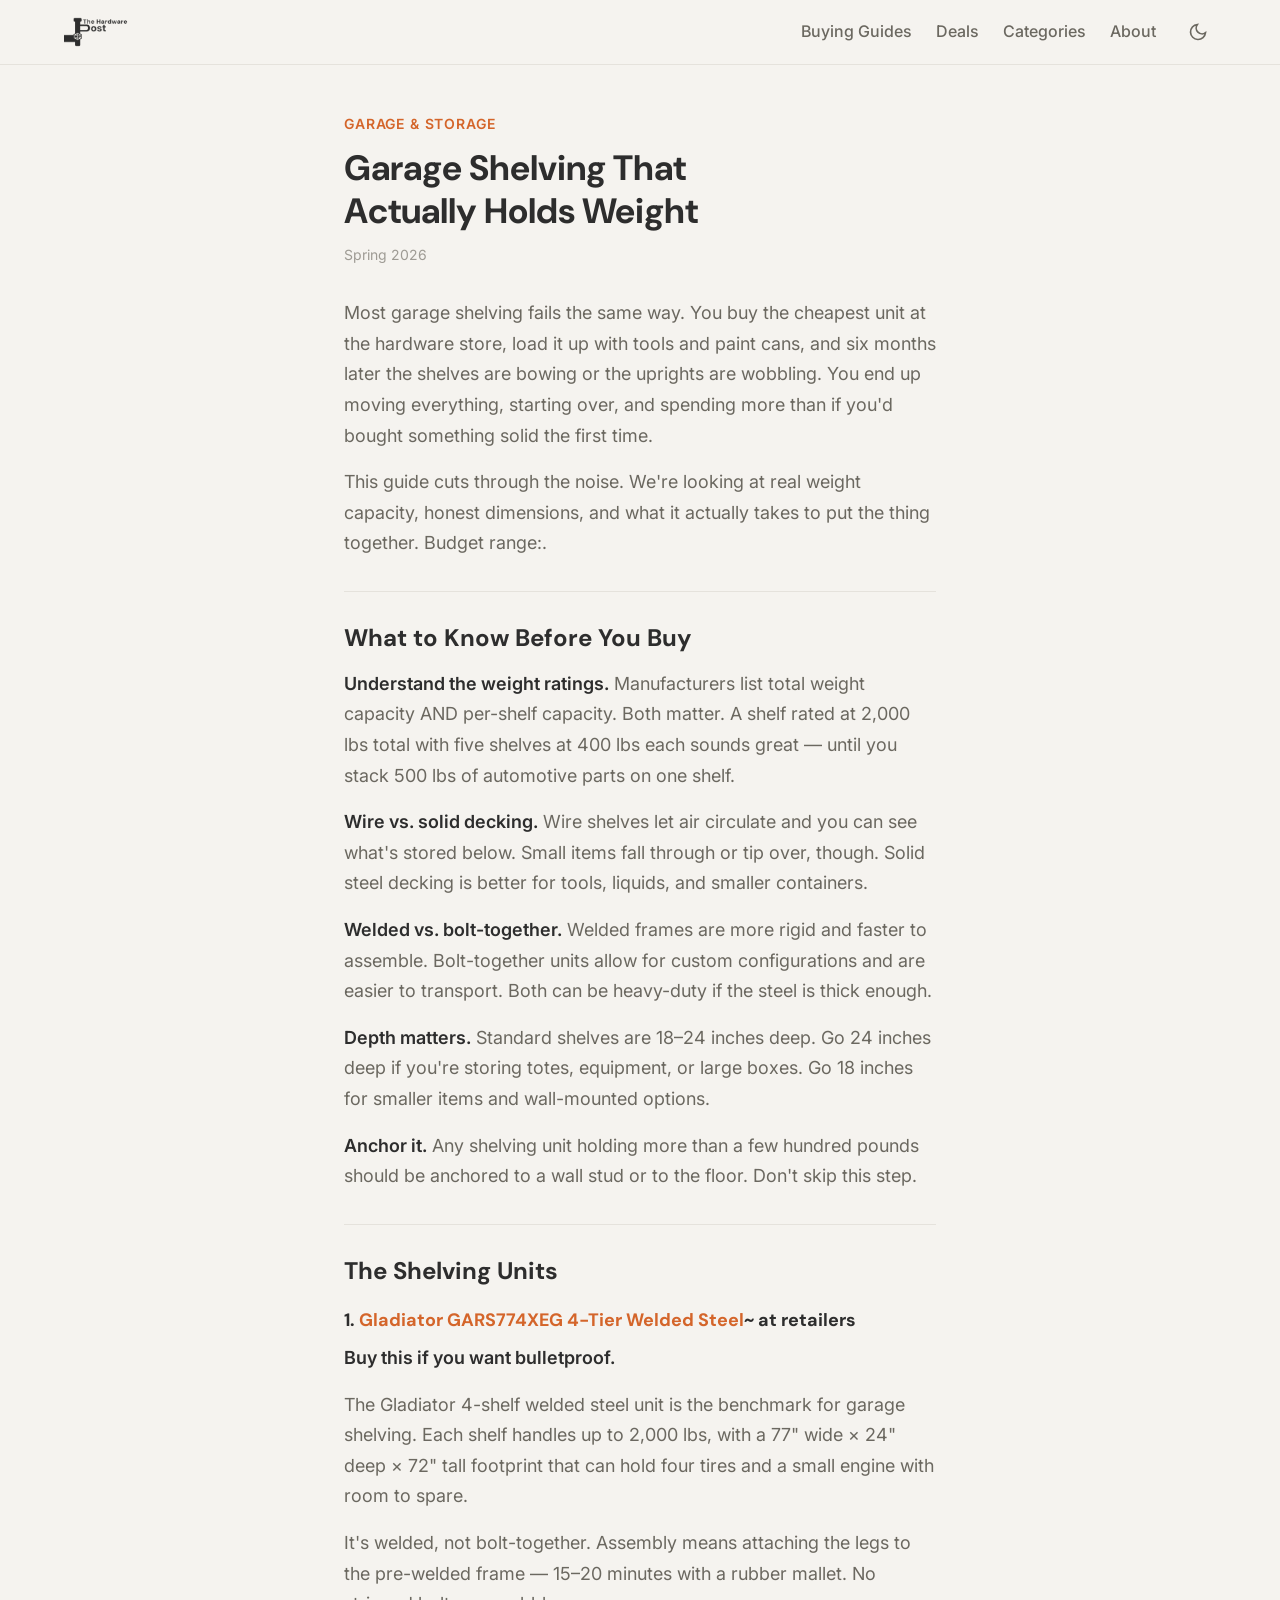
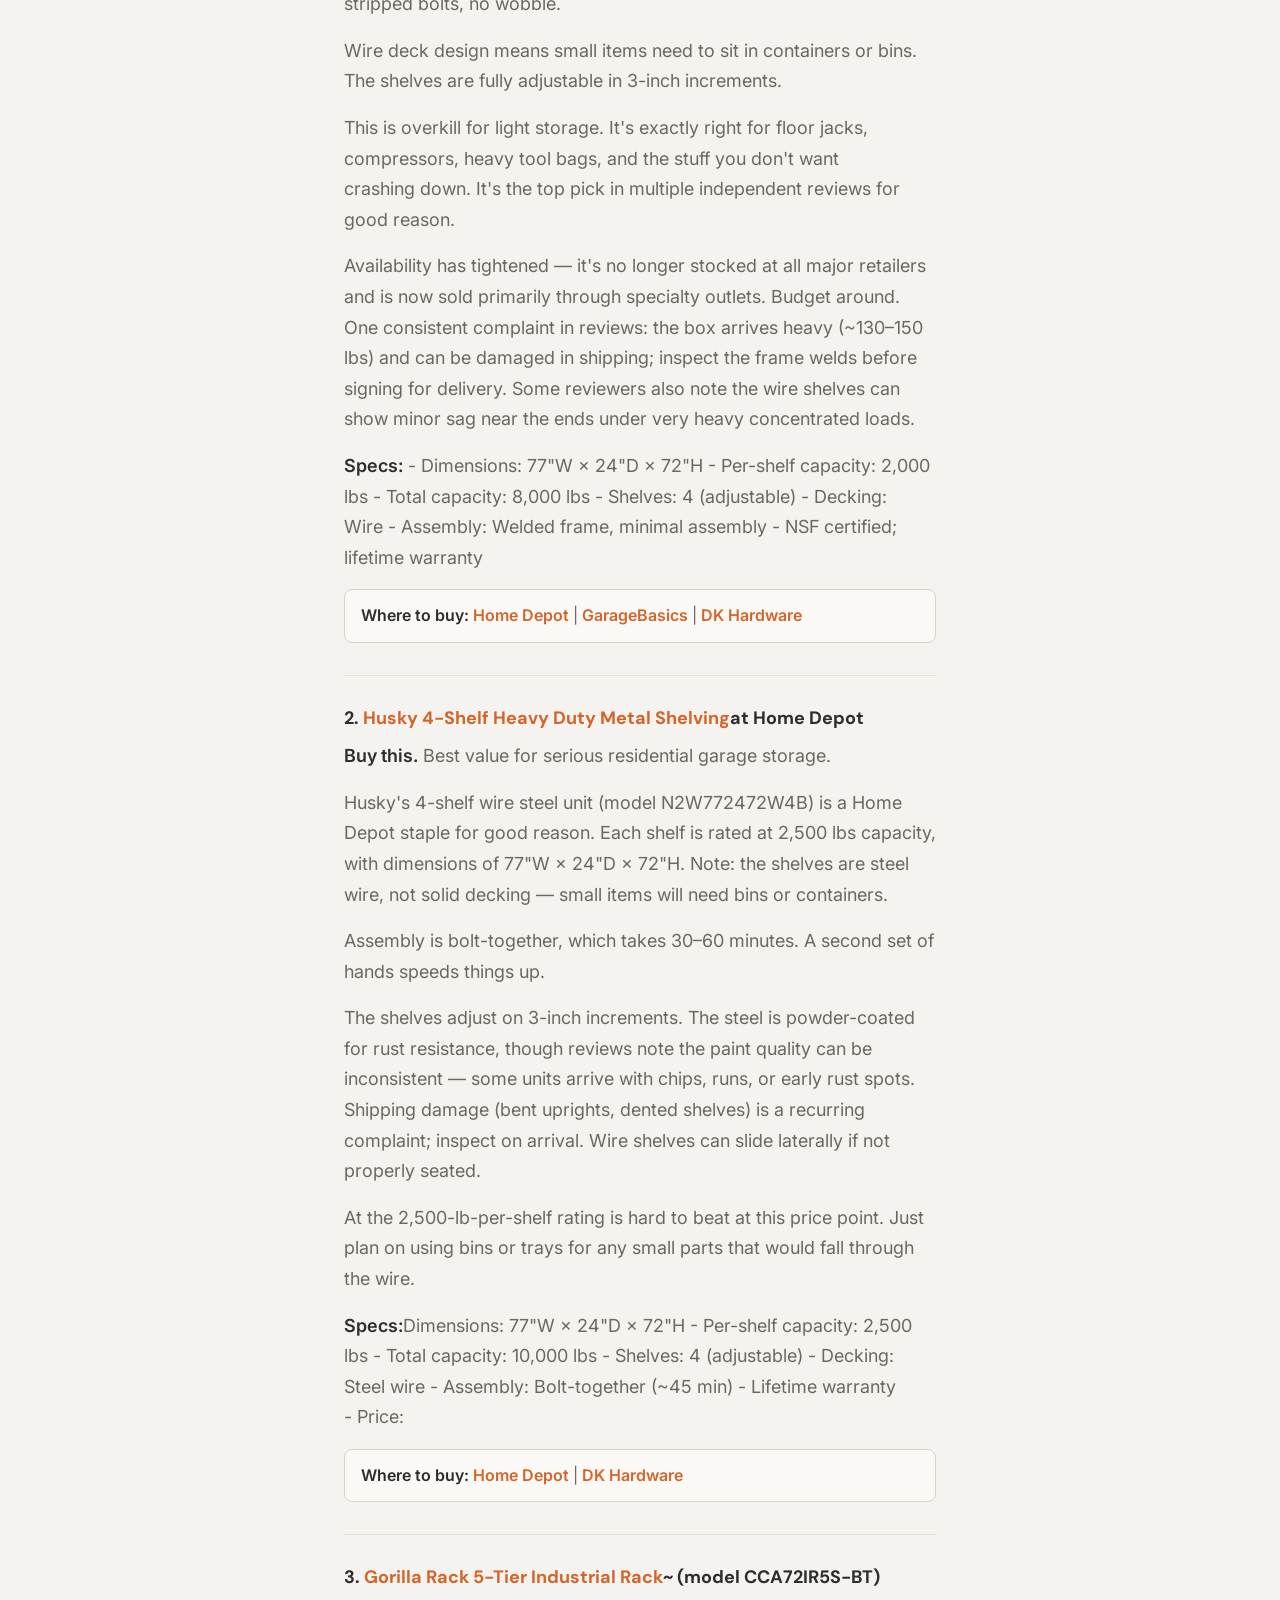
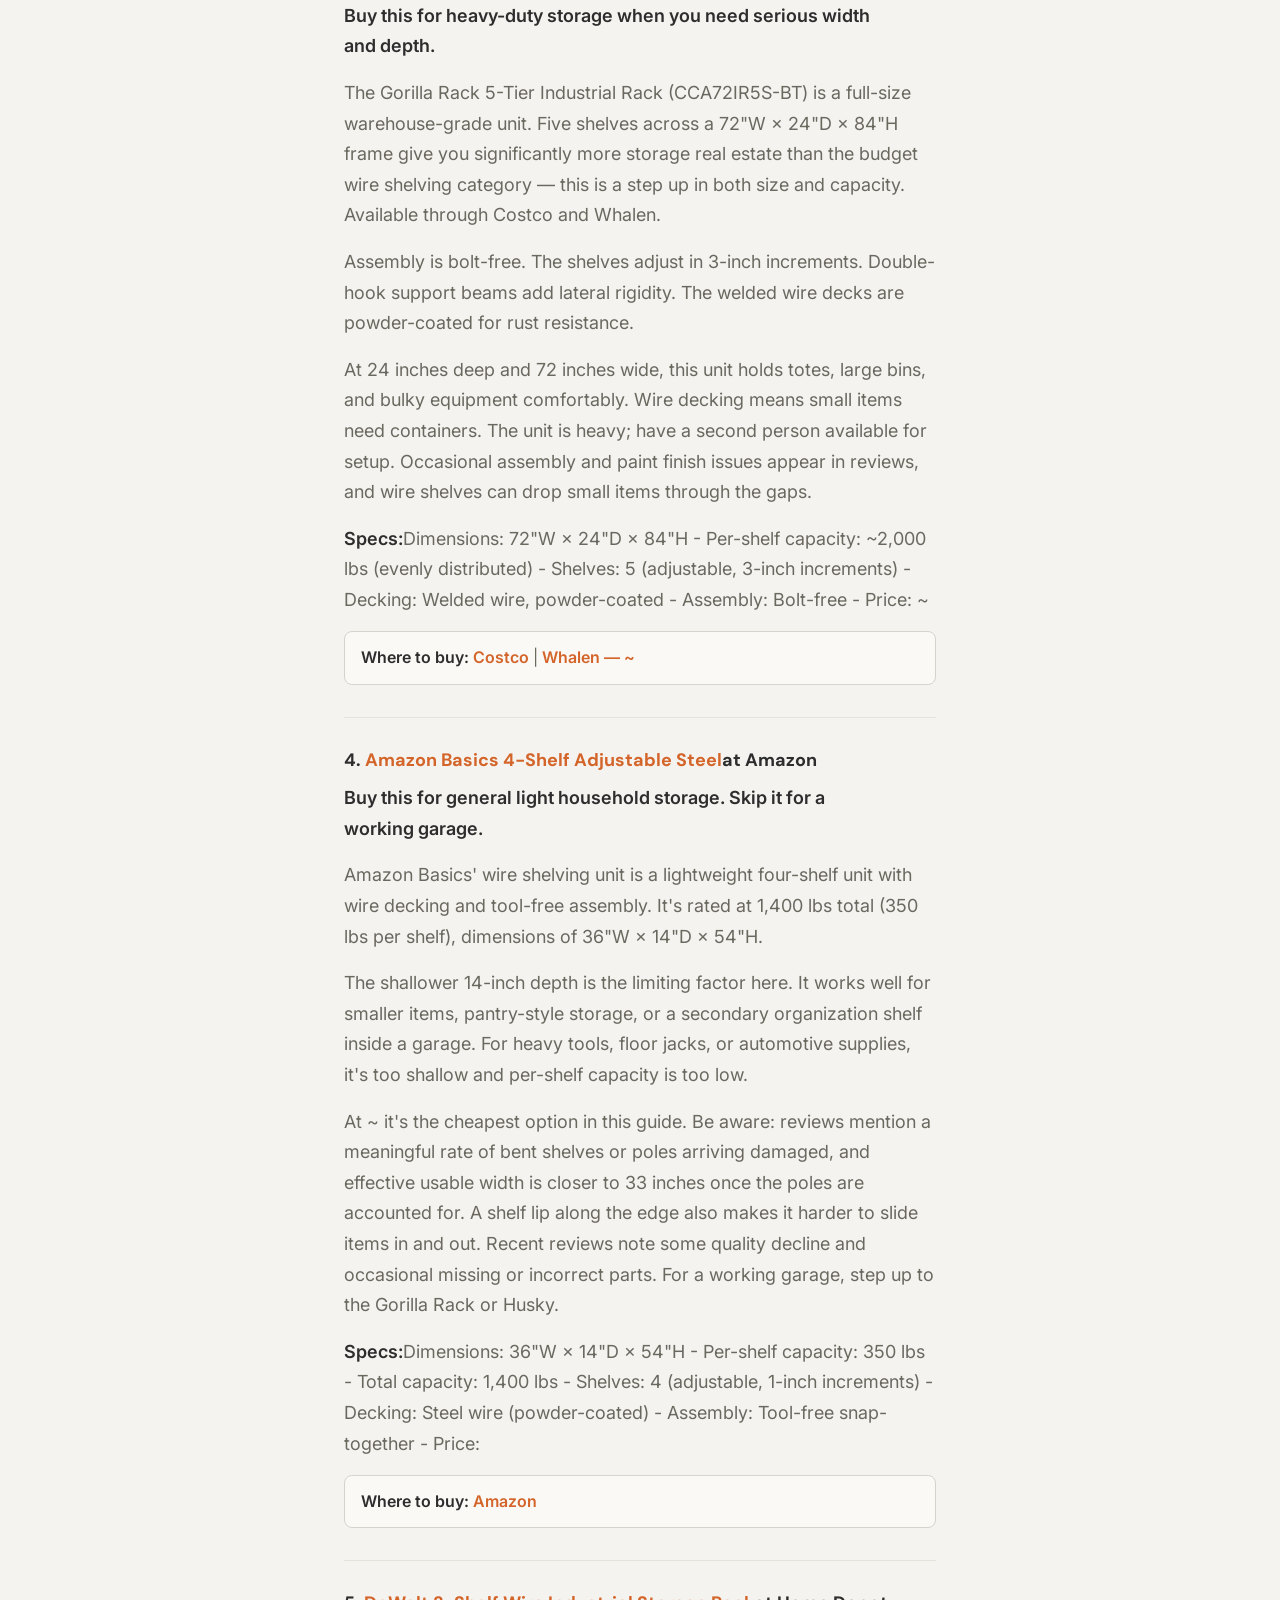
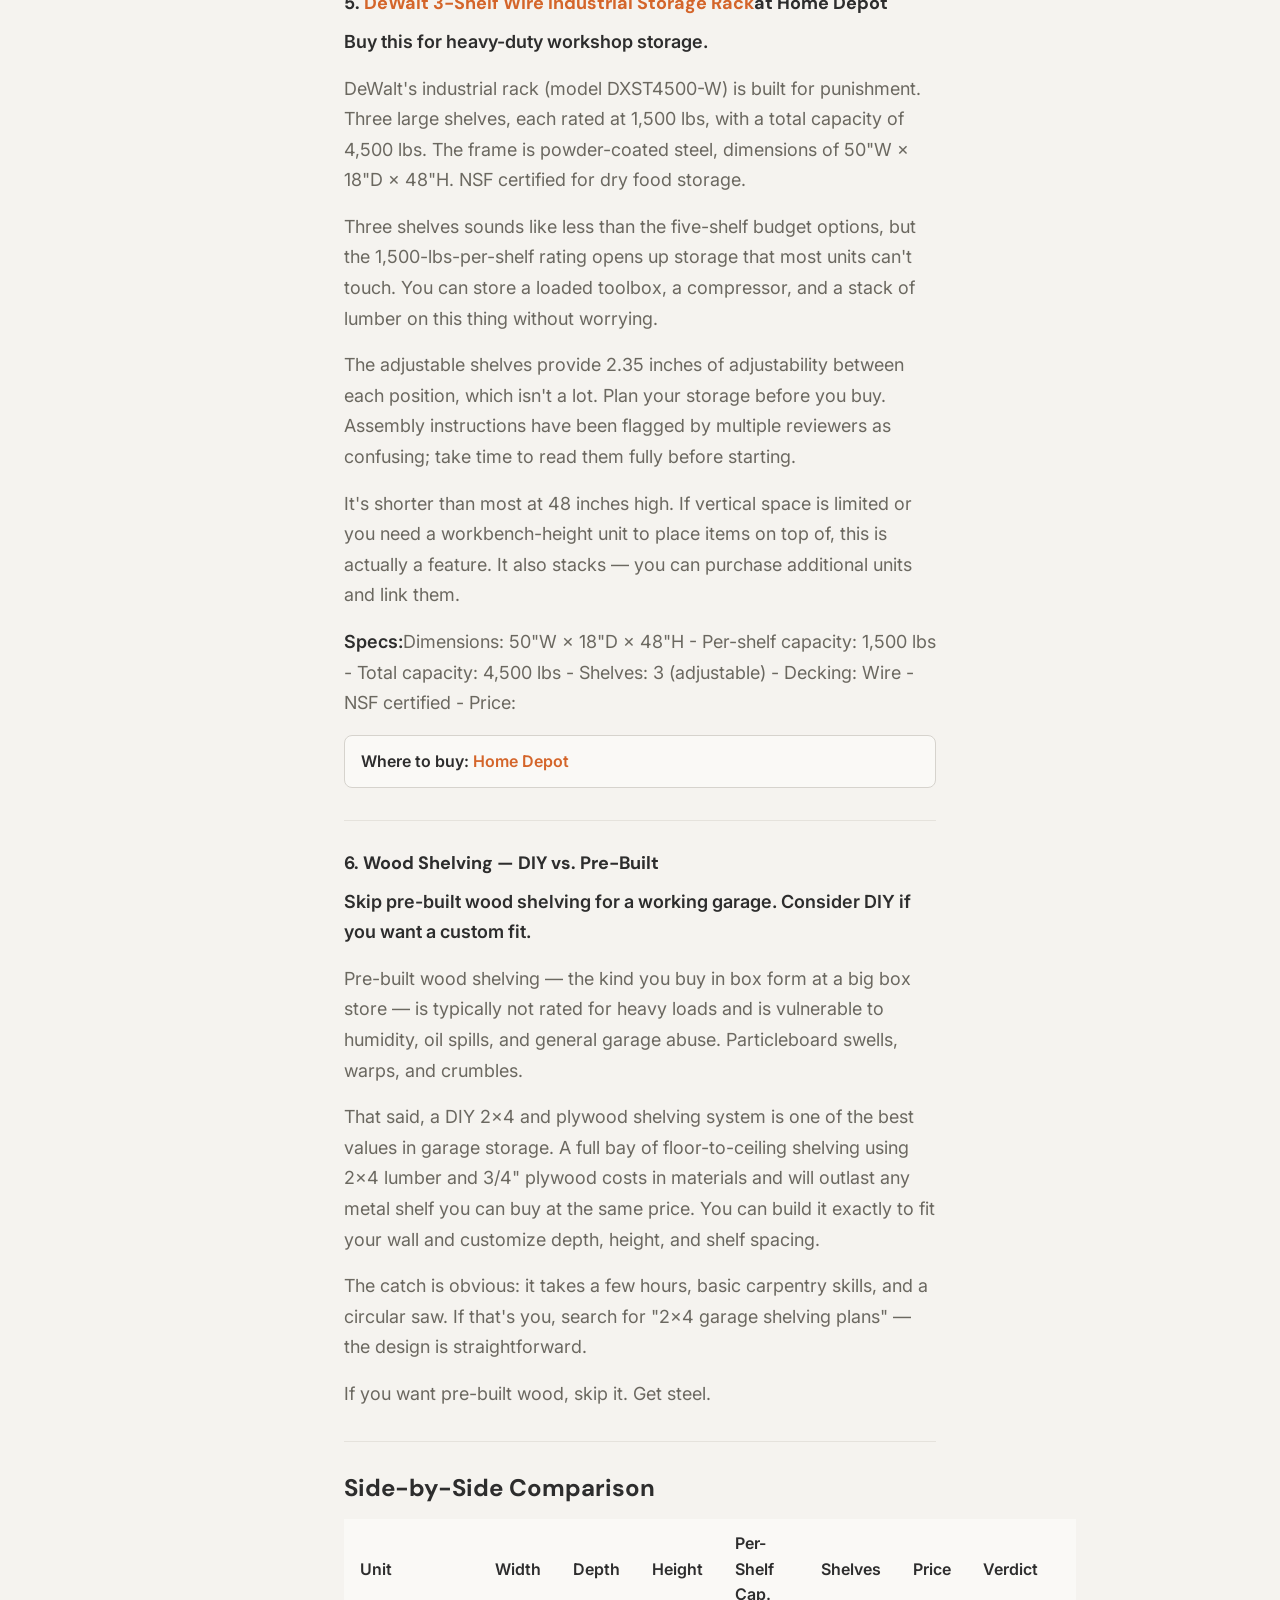
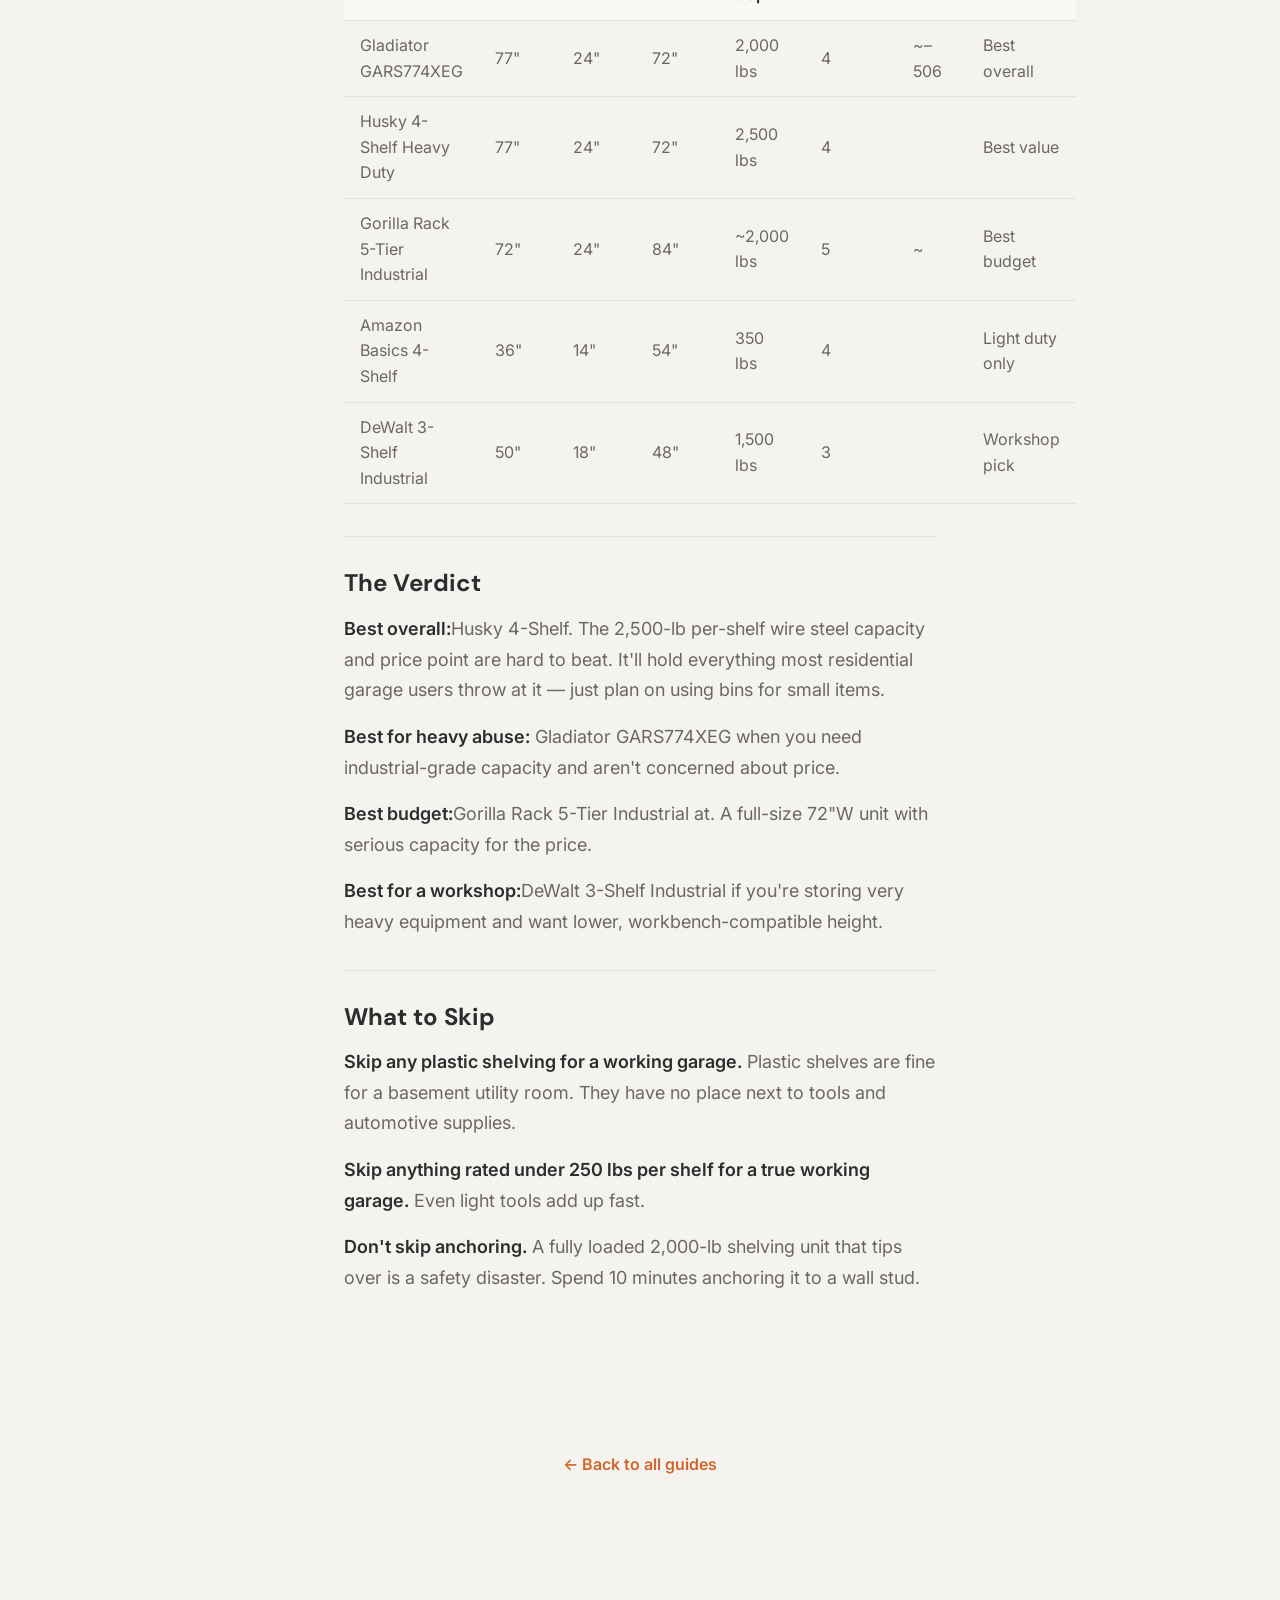
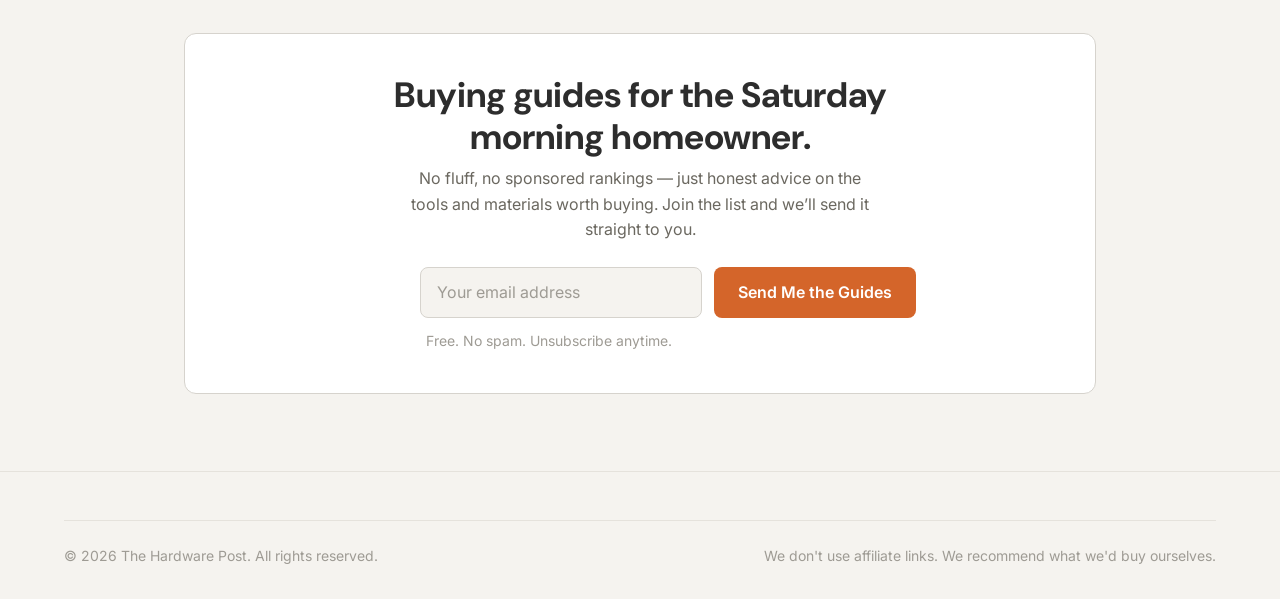
<file: articles/garage-shelving.html>
<!DOCTYPE html>

<html lang="en">
<head>
<meta charset="utf-8"/>
<meta content="width=device-width, initial-scale=1.0" name="viewport"/>
<title>Garage Shelving That Actually Holds Weight — The Hardware Post</title>
<meta content="Wire, steel, and wood options compared by real weight capacity." name="description"/>
<meta content="Garage Shelving That Actually Holds Weight — The Hardware Post" property="og:title"/>
<meta content="Wire, steel, and wood options compared by real weight capacity." property="og:description"/>
<meta content="article" property="og:type"/>
<link href="../style.css" rel="stylesheet"/>
<!-- Google tag (gtag.js) -->
<script async="" src="https://www.googletagmanager.com/gtag/js?id=G-45VR59GWZ4"></script>
<script>
    window.dataLayer = window.dataLayer || [];
    function gtag(){dataLayer.push(arguments);}
    gtag('js', new Date());
    gtag('config', 'G-45VR59GWZ4');
  </script>
</head>
<body>
<header class="header" id="header">
<div class="header__inner">
<a class="header__logo" href="../">
<img alt="The Hardware Post" class="header__logo-img" src="../images/logo-header.png"/>
</a>
<nav class="header__nav" id="nav">
<a href="../#guides">Buying Guides</a>
<a href="../#deals">Deals</a>
<a href="../#categories">Categories</a>
<a href="../#about">About</a>
<button aria-label="Switch to dark mode" class="theme-toggle" data-theme-toggle="">
<svg fill="none" height="20" stroke="currentColor" stroke-width="2" viewbox="0 0 24 24" width="20"><path d="M21 12.79A9 9 0 1 1 11.21 3 7 7 0 0 0 21 12.79z"></path></svg>
</button>
</nav>
<button aria-label="Toggle menu" class="mobile-menu-btn" id="mobileMenuBtn">
<svg fill="none" height="24" stroke="currentColor" stroke-linecap="round" stroke-width="2" viewbox="0 0 24 24" width="24"><path d="M3 12h18M3 6h18M3 18h18"></path></svg>
</button>
</div>
</header>
<main>
<article>
<section class="article-header">
<div class="container container--narrow">
<p class="article-header__tag">Garage &amp; Storage</p>
<h1 class="article-header__title">Garage Shelving That Actually Holds Weight</h1>
<p class="article-header__meta">Spring 2026</p>
</div>
</section>
<section class="article-body">
<div class="container container--narrow">
<p>Most garage shelving fails the same way. You buy the cheapest unit at the hardware store, load it up with tools and paint cans, and six months later the shelves are bowing or the uprights are wobbling. You end up moving everything, starting over, and spending more than if you'd bought something solid the first time.</p>
<p>This guide cuts through the noise. We're looking at real weight capacity, honest dimensions, and what it actually takes to put the thing together. Budget range:.</p>
<hr/>
<h2>What to Know Before You Buy</h2>
<p><strong>Understand the weight ratings.</strong> Manufacturers list total weight capacity AND per-shelf capacity. Both matter. A shelf rated at 2,000 lbs total with five shelves at 400 lbs each sounds great — until you stack 500 lbs of automotive parts on one shelf.</p>
<p><strong>Wire vs. solid decking.</strong> Wire shelves let air circulate and you can see what's stored below. Small items fall through or tip over, though. Solid steel decking is better for tools, liquids, and smaller containers.</p>
<p><strong>Welded vs. bolt-together.</strong> Welded frames are more rigid and faster to assemble. Bolt-together units allow for custom configurations and are easier to transport. Both can be heavy-duty if the steel is thick enough.</p>
<p><strong>Depth matters.</strong> Standard shelves are 18–24 inches deep. Go 24 inches deep if you're storing totes, equipment, or large boxes. Go 18 inches for smaller items and wall-mounted options.</p>
<p><strong>Anchor it.</strong> Any shelving unit holding more than a few hundred pounds should be anchored to a wall stud or to the floor. Don't skip this step.</p>
<hr/>
<h2>The Shelving Units</h2>
<h3>1. <a href="https://www.homedepot.com/p/Gladiator-4-Tier-Welded-Steel-Garage-Storage-Shelving-Unit-77-in-W-x-72-in-H-x-24-in-D-GARS774XEG/206727800">Gladiator GARS774XEG 4-Tier Welded Steel</a>~ at retailers</h3>
<p><strong>Buy this if you want bulletproof.</strong></p>
<p>The Gladiator 4-shelf welded steel unit is the benchmark for garage shelving. Each shelf handles up to 2,000 lbs, with a 77" wide × 24" deep × 72" tall footprint that can hold four tires and a small engine with room to spare.</p>
<p>It's welded, not bolt-together. Assembly means attaching the legs to the pre-welded frame — 15–20 minutes with a rubber mallet. No stripped bolts, no wobble.</p>
<p>Wire deck design means small items need to sit in containers or bins. The shelves are fully adjustable in 3-inch increments.</p>
<p>This is overkill for light storage. It's exactly right for floor jacks, compressors, heavy tool bags, and the stuff you don't want crashing down. It's the top pick in multiple independent reviews for good reason.</p>
<p>Availability has tightened — it's no longer stocked at all major retailers and is now sold primarily through specialty outlets. Budget around. One consistent complaint in reviews: the box arrives heavy (~130–150 lbs) and can be damaged in shipping; inspect the frame welds before signing for delivery. Some reviewers also note the wire shelves can show minor sag near the ends under very heavy concentrated loads.</p>
<p><strong>Specs:</strong>
- Dimensions: 77"W × 24"D × 72"H
- Per-shelf capacity: 2,000 lbs
- Total capacity: 8,000 lbs
- Shelves: 4 (adjustable)
- Decking: Wire
- Assembly: Welded frame, minimal assembly
- NSF certified; lifetime warranty</p>
<p class="where-to-buy"><strong>Where to buy:</strong> <a href="https://www.homedepot.com/p/Gladiator-4-Tier-Welded-Steel-Garage-Storage-Shelving-Unit-77-in-W-x-72-in-H-x-24-in-D-GARS774XEG/206727800">Home Depot</a> | <a href="https://www.garagebasics.com/gladiator-GARS774XEG/">GarageBasics</a> | <a href="https://www.dkhardware.com/gladiator-gars774xeg-rack-shelf-8000-lb-capacity-4-shelf-77-in-oaw-24-in-oad-72-in-oah-hammered-granite-product-6588638.html">DK Hardware</a></p>
<hr/>
<h3>2. <a href="https://www.homedepot.com/p/Husky-4-Shelf-Metal-Industrial-Duty-Freestanding-Garage-Storage-Shelving-Unit-in-Black-77-in-W-x-72-in-H-x-24-in-D-N2W772472W4B/333882209">Husky 4-Shelf Heavy Duty Metal Shelving</a>at Home Depot</h3>
<p><strong>Buy this.</strong> Best value for serious residential garage storage.</p>
<p>Husky's 4-shelf wire steel unit (model N2W772472W4B) is a Home Depot staple for good reason. Each shelf is rated at 2,500 lbs capacity, with dimensions of 77"W × 24"D × 72"H. Note: the shelves are steel wire, not solid decking — small items will need bins or containers.</p>
<p>Assembly is bolt-together, which takes 30–60 minutes. A second set of hands speeds things up.</p>
<p>The shelves adjust on 3-inch increments. The steel is powder-coated for rust resistance, though reviews note the paint quality can be inconsistent — some units arrive with chips, runs, or early rust spots. Shipping damage (bent uprights, dented shelves) is a recurring complaint; inspect on arrival. Wire shelves can slide laterally if not properly seated.</p>
<p>At the 2,500-lb-per-shelf rating is hard to beat at this price point. Just plan on using bins or trays for any small parts that would fall through the wire.</p>
<p><strong>Specs:</strong>Dimensions: 77"W × 24"D × 72"H
- Per-shelf capacity: 2,500 lbs
- Total capacity: 10,000 lbs
- Shelves: 4 (adjustable)
- Decking: Steel wire
- Assembly: Bolt-together (~45 min)
- Lifetime warranty
- Price:</p>
<p class="where-to-buy"><strong>Where to buy:</strong> <a href="https://www.homedepot.com/p/Husky-4-Shelf-Metal-Industrial-Duty-Freestanding-Garage-Storage-Shelving-Unit-in-Black-77-in-W-x-72-in-H-x-24-in-D-N2W772472W4B/333882209">Home Depot</a> | <a href="https://www.dkhardware.com/husky-n2w772472w4b-husky-4-tier-metal-industrial-duty-garage-storage-unit-77-x-72-x-24-black-product-8908680.html">DK Hardware</a></p>
<hr/>
<h3>3. <a href="https://whalenfurniture.com/product/gorilla-rack-5-tier-industrial-rack/">Gorilla Rack 5-Tier Industrial Rack</a>~ (model CCA72IR5S-BT)</h3>
<p><strong>Buy this for heavy-duty storage when you need serious width and depth.</strong></p>
<p>The Gorilla Rack 5-Tier Industrial Rack (CCA72IR5S-BT) is a full-size warehouse-grade unit. Five shelves across a 72"W × 24"D × 84"H frame give you significantly more storage real estate than the budget wire shelving category — this is a step up in both size and capacity. Available through Costco and Whalen.</p>
<p>Assembly is bolt-free. The shelves adjust in 3-inch increments. Double-hook support beams add lateral rigidity. The welded wire decks are powder-coated for rust resistance.</p>
<p>At 24 inches deep and 72 inches wide, this unit holds totes, large bins, and bulky equipment comfortably. Wire decking means small items need containers. The unit is heavy; have a second person available for setup. Occasional assembly and paint finish issues appear in reviews, and wire shelves can drop small items through the gaps.</p>
<p><strong>Specs:</strong>Dimensions: 72"W × 24"D × 84"H
- Per-shelf capacity: ~2,000 lbs (evenly distributed)
- Shelves: 5 (adjustable, 3-inch increments)
- Decking: Welded wire, powder-coated
- Assembly: Bolt-free
- Price: ~</p>
<p class="where-to-buy"><strong>Where to buy:</strong> <a href="https://www.costco.com/gorilla-rack-5-tier-industrial-rack-72-x-24-x-84.product.4000355839.html">Costco</a> | <a href="https://whalenfurniture.com/product/gorilla-rack-5-tier-industrial-rack/">Whalen — ~</a></p>
<hr/>
<h3>4. <a href="https://www.amazon.com/Amazon-Basics-Adjustable-Shelving-Organizer/dp/B01LYBQXRH">Amazon Basics 4-Shelf Adjustable Steel</a>at Amazon</h3>
<p><strong>Buy this for general light household storage. Skip it for a working garage.</strong></p>
<p>Amazon Basics' wire shelving unit is a lightweight four-shelf unit with wire decking and tool-free assembly. It's rated at 1,400 lbs total (350 lbs per shelf), dimensions of 36"W × 14"D × 54"H.</p>
<p>The shallower 14-inch depth is the limiting factor here. It works well for smaller items, pantry-style storage, or a secondary organization shelf inside a garage. For heavy tools, floor jacks, or automotive supplies, it's too shallow and per-shelf capacity is too low.</p>
<p>At ~ it's the cheapest option in this guide. Be aware: reviews mention a meaningful rate of bent shelves or poles arriving damaged, and effective usable width is closer to 33 inches once the poles are accounted for. A shelf lip along the edge also makes it harder to slide items in and out. Recent reviews note some quality decline and occasional missing or incorrect parts. For a working garage, step up to the Gorilla Rack or Husky.</p>
<p><strong>Specs:</strong>Dimensions: 36"W × 14"D × 54"H
- Per-shelf capacity: 350 lbs
- Total capacity: 1,400 lbs
- Shelves: 4 (adjustable, 1-inch increments)
- Decking: Steel wire (powder-coated)
- Assembly: Tool-free snap-together
- Price:</p>
<p class="where-to-buy"><strong>Where to buy:</strong> <a href="https://www.amazon.com/Amazon-Basics-Adjustable-Shelving-Organizer/dp/B01LYBQXRH">Amazon</a></p>
<hr/>
<h3>5. <a href="https://www.homedepot.com/p/DEWALT-Yellow-3-Tier-Wire-Steel-Garage-Storage-Shelving-Unit-50-in-W-x-48-in-H-x-18-in-D-DXST4500-W/303512198">DeWalt 3-Shelf Wire Industrial Storage Rack</a>at Home Depot</h3>
<p><strong>Buy this for heavy-duty workshop storage.</strong></p>
<p>DeWalt's industrial rack (model DXST4500-W) is built for punishment. Three large shelves, each rated at 1,500 lbs, with a total capacity of 4,500 lbs. The frame is powder-coated steel, dimensions of 50"W × 18"D × 48"H. NSF certified for dry food storage.</p>
<p>Three shelves sounds like less than the five-shelf budget options, but the 1,500-lbs-per-shelf rating opens up storage that most units can't touch. You can store a loaded toolbox, a compressor, and a stack of lumber on this thing without worrying.</p>
<p>The adjustable shelves provide 2.35 inches of adjustability between each position, which isn't a lot. Plan your storage before you buy. Assembly instructions have been flagged by multiple reviewers as confusing; take time to read them fully before starting.</p>
<p>It's shorter than most at 48 inches high. If vertical space is limited or you need a workbench-height unit to place items on top of, this is actually a feature. It also stacks — you can purchase additional units and link them.</p>
<p><strong>Specs:</strong>Dimensions: 50"W × 18"D × 48"H
- Per-shelf capacity: 1,500 lbs
- Total capacity: 4,500 lbs
- Shelves: 3 (adjustable)
- Decking: Wire
- NSF certified
- Price:</p>
<p class="where-to-buy"><strong>Where to buy:</strong> <a href="https://www.homedepot.com/p/DEWALT-Yellow-3-Tier-Wire-Steel-Garage-Storage-Shelving-Unit-50-in-W-x-48-in-H-x-18-in-D-DXST4500-W/303512198">Home Depot</a></p>
<hr/>
<h3>6. Wood Shelving — DIY vs. Pre-Built</h3>
<p><strong>Skip pre-built wood shelving for a working garage. Consider DIY if you want a custom fit.</strong></p>
<p>Pre-built wood shelving — the kind you buy in box form at a big box store — is typically not rated for heavy loads and is vulnerable to humidity, oil spills, and general garage abuse. Particleboard swells, warps, and crumbles.</p>
<p>That said, a DIY 2×4 and plywood shelving system is one of the best values in garage storage. A full bay of floor-to-ceiling shelving using 2×4 lumber and 3/4" plywood costs in materials and will outlast any metal shelf you can buy at the same price. You can build it exactly to fit your wall and customize depth, height, and shelf spacing.</p>
<p>The catch is obvious: it takes a few hours, basic carpentry skills, and a circular saw. If that's you, search for "2×4 garage shelving plans" — the design is straightforward.</p>
<p>If you want pre-built wood, skip it. Get steel.</p>
<hr/>
<h2>Side-by-Side Comparison</h2>
<table>
<thead>
<tr>
<th>Unit</th>
<th>Width</th>
<th>Depth</th>
<th>Height</th>
<th>Per-Shelf Cap.</th>
<th>Shelves</th>
<th>Price</th>
<th>Verdict</th>
</tr>
</thead>
<tbody>
<tr>
<td>Gladiator GARS774XEG</td>
<td>77"</td>
<td>24"</td>
<td>72"</td>
<td>2,000 lbs</td>
<td>4</td>
<td>~–506</td>
<td>Best overall</td>
</tr>
<tr>
<td>Husky 4-Shelf Heavy Duty</td>
<td>77"</td>
<td>24"</td>
<td>72"</td>
<td>2,500 lbs</td>
<td>4</td>
<td></td>
<td>Best value</td>
</tr>
<tr>
<td>Gorilla Rack 5-Tier Industrial</td>
<td>72"</td>
<td>24"</td>
<td>84"</td>
<td>~2,000 lbs</td>
<td>5</td>
<td>~</td>
<td>Best budget</td>
</tr>
<tr>
<td>Amazon Basics 4-Shelf</td>
<td>36"</td>
<td>14"</td>
<td>54"</td>
<td>350 lbs</td>
<td>4</td>
<td></td>
<td>Light duty only</td>
</tr>
<tr>
<td>DeWalt 3-Shelf Industrial</td>
<td>50"</td>
<td>18"</td>
<td>48"</td>
<td>1,500 lbs</td>
<td>3</td>
<td></td>
<td>Workshop pick</td>
</tr>
</tbody>
</table>
<hr/>
<h2>The Verdict</h2>
<p><strong>Best overall:</strong>Husky 4-Shelf. The 2,500-lb per-shelf wire steel capacity and price point are hard to beat. It'll hold everything most residential garage users throw at it — just plan on using bins for small items.</p>
<p><strong>Best for heavy abuse:</strong> Gladiator GARS774XEG when you need industrial-grade capacity and aren't concerned about price.</p>
<p><strong>Best budget:</strong>Gorilla Rack 5-Tier Industrial at. A full-size 72"W unit with serious capacity for the price.</p>
<p><strong>Best for a workshop:</strong>DeWalt 3-Shelf Industrial if you're storing very heavy equipment and want lower, workbench-compatible height.</p>
<hr/>
<h2>What to Skip</h2>
<p><strong>Skip any plastic shelving for a working garage.</strong> Plastic shelves are fine for a basement utility room. They have no place next to tools and automotive supplies.</p>
<p><strong>Skip anything rated under 250 lbs per shelf for a true working garage.</strong> Even light tools add up fast.</p>
<p><strong>Don't skip anchoring.</strong> A fully loaded 2,000-lb shelving unit that tips over is a safety disaster. Spend 10 minutes anchoring it to a wall stud.</p>
</div>
</section>
</article>
<section class="section">
<div class="container container--narrow" style="text-align: center;">
<a href="../" style="font-weight: 600; font-size: var(--text-sm);">← Back to all guides</a>
</div>
</section>
<section class="section" id="newsletter">
<div class="container container--default">
<div class="newsletter">
<h2 class="newsletter__title">Buying guides for the Saturday morning homeowner.</h2>
<p class="newsletter__text">No fluff, no sponsored rankings — just honest advice on the tools and materials worth buying. Join the list and we’ll send it straight to you.</p>
<script src="https://f.convertkit.com/ckjs/ck.5.js"></script>
<form action="https://app.convertkit.com/forms/9332724/subscriptions" class="seva-form formkit-form" data-format="inline" data-sv-form="9332724" data-uid="83792e4516" data-version="5" method="post" min-width="400 500 600 700 800" style="max-width: 440px; margin: 0 auto;">
<div data-style="clean">
<ul class="formkit-alert formkit-alert-error" data-element="errors" data-group="alert" style="list-style: none; padding: 0; font-size: var(--text-xs); color: var(--color-warning);"></ul>
<div class="newsletter__form" data-element="fields" data-stacked="false">
<input aria-label="Email address" class="formkit-input newsletter__input" name="email_address" placeholder="Your email address" required="" type="email"/>
<button class="formkit-submit newsletter__btn" data-element="submit" type="submit">
<span>Send Me the Guides</span>
</button>
</div>
</div>
</form>
<p style="font-size: var(--text-xs); color: var(--color-text-muted); margin-top: var(--space-3);">Free. No spam. Unsubscribe anytime.</p>
</div>
</div>
</section>
</main>
<footer class="footer">
<div class="container">
<div class="footer__bottom">
<p>© 2026 The Hardware Post. All rights reserved.</p>
<p>We don't use affiliate links. We recommend what we'd buy ourselves.</p>
</div>
</div>
</footer>
<script>
    (function() {
      const t = document.querySelector('[data-theme-toggle]'), r = document.documentElement;
      let d = matchMedia('(prefers-color-scheme:dark)').matches ? 'dark' : 'light';
      r.setAttribute('data-theme', d);
      t && t.addEventListener('click', () => { d = d === 'dark' ? 'light' : 'dark'; r.setAttribute('data-theme', d); t.setAttribute('aria-label', 'Switch to ' + (d === 'dark' ? 'light' : 'dark') + ' mode'); t.innerHTML = d === 'dark' ? '<svg width="20" height="20" viewBox="0 0 24 24" fill="none" stroke="currentColor" stroke-width="2"><circle cx="12" cy="12" r="5"/><path d="M12 1v2M12 21v2M4.22 4.22l1.42 1.42M18.36 18.36l1.42 1.42M1 12h2M21 12h2M4.22 19.78l1.42-1.42M18.36 5.64l1.42-1.42"/></svg>' : '<svg width="20" height="20" viewBox="0 0 24 24" fill="none" stroke="currentColor" stroke-width="2"><path d="M21 12.79A9 9 0 1 1 11.21 3 7 7 0 0 0 21 12.79z"/></svg>'; });
    })();
    window.addEventListener('scroll', () => { document.getElementById('header').classList.toggle('header--scrolled', window.scrollY > 10); });
    document.getElementById('mobileMenuBtn').addEventListener('click', () => { document.getElementById('nav').classList.toggle('active'); });
    
  </script>
</body>
</html>
</file>
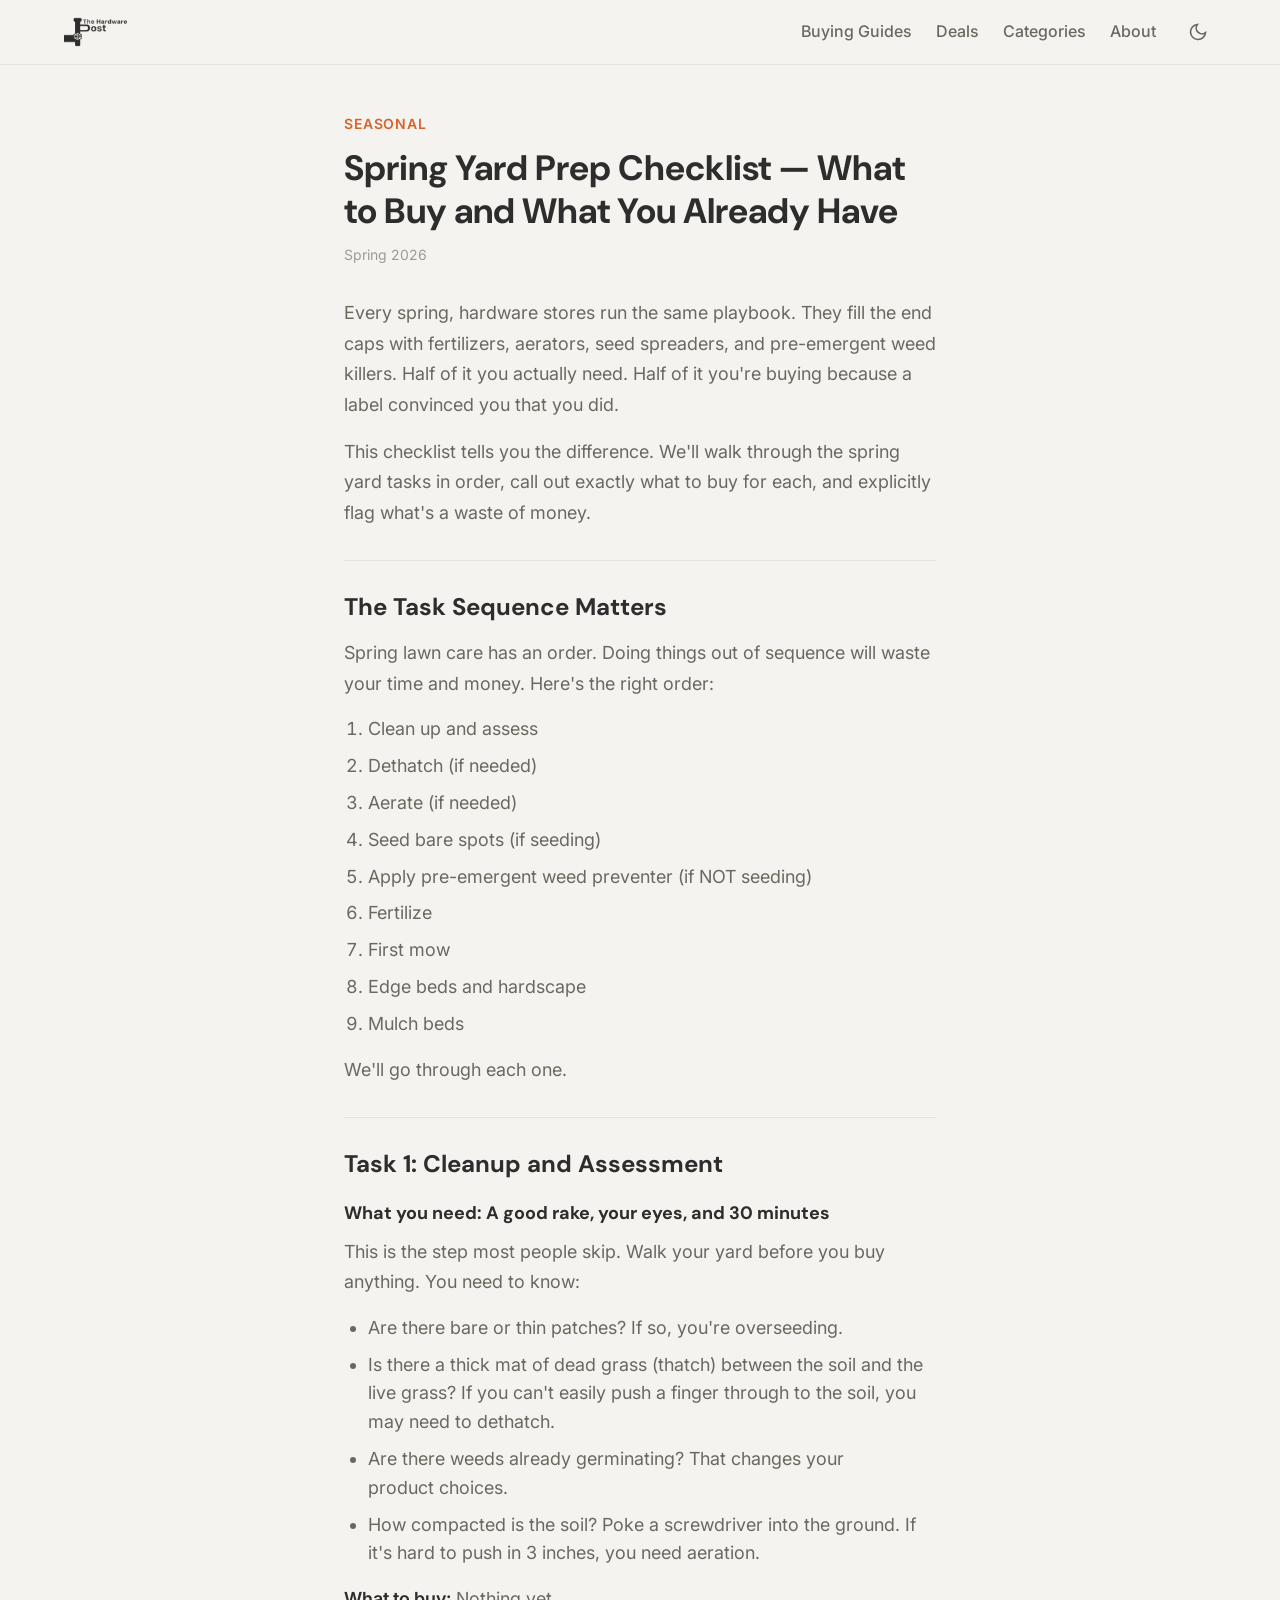
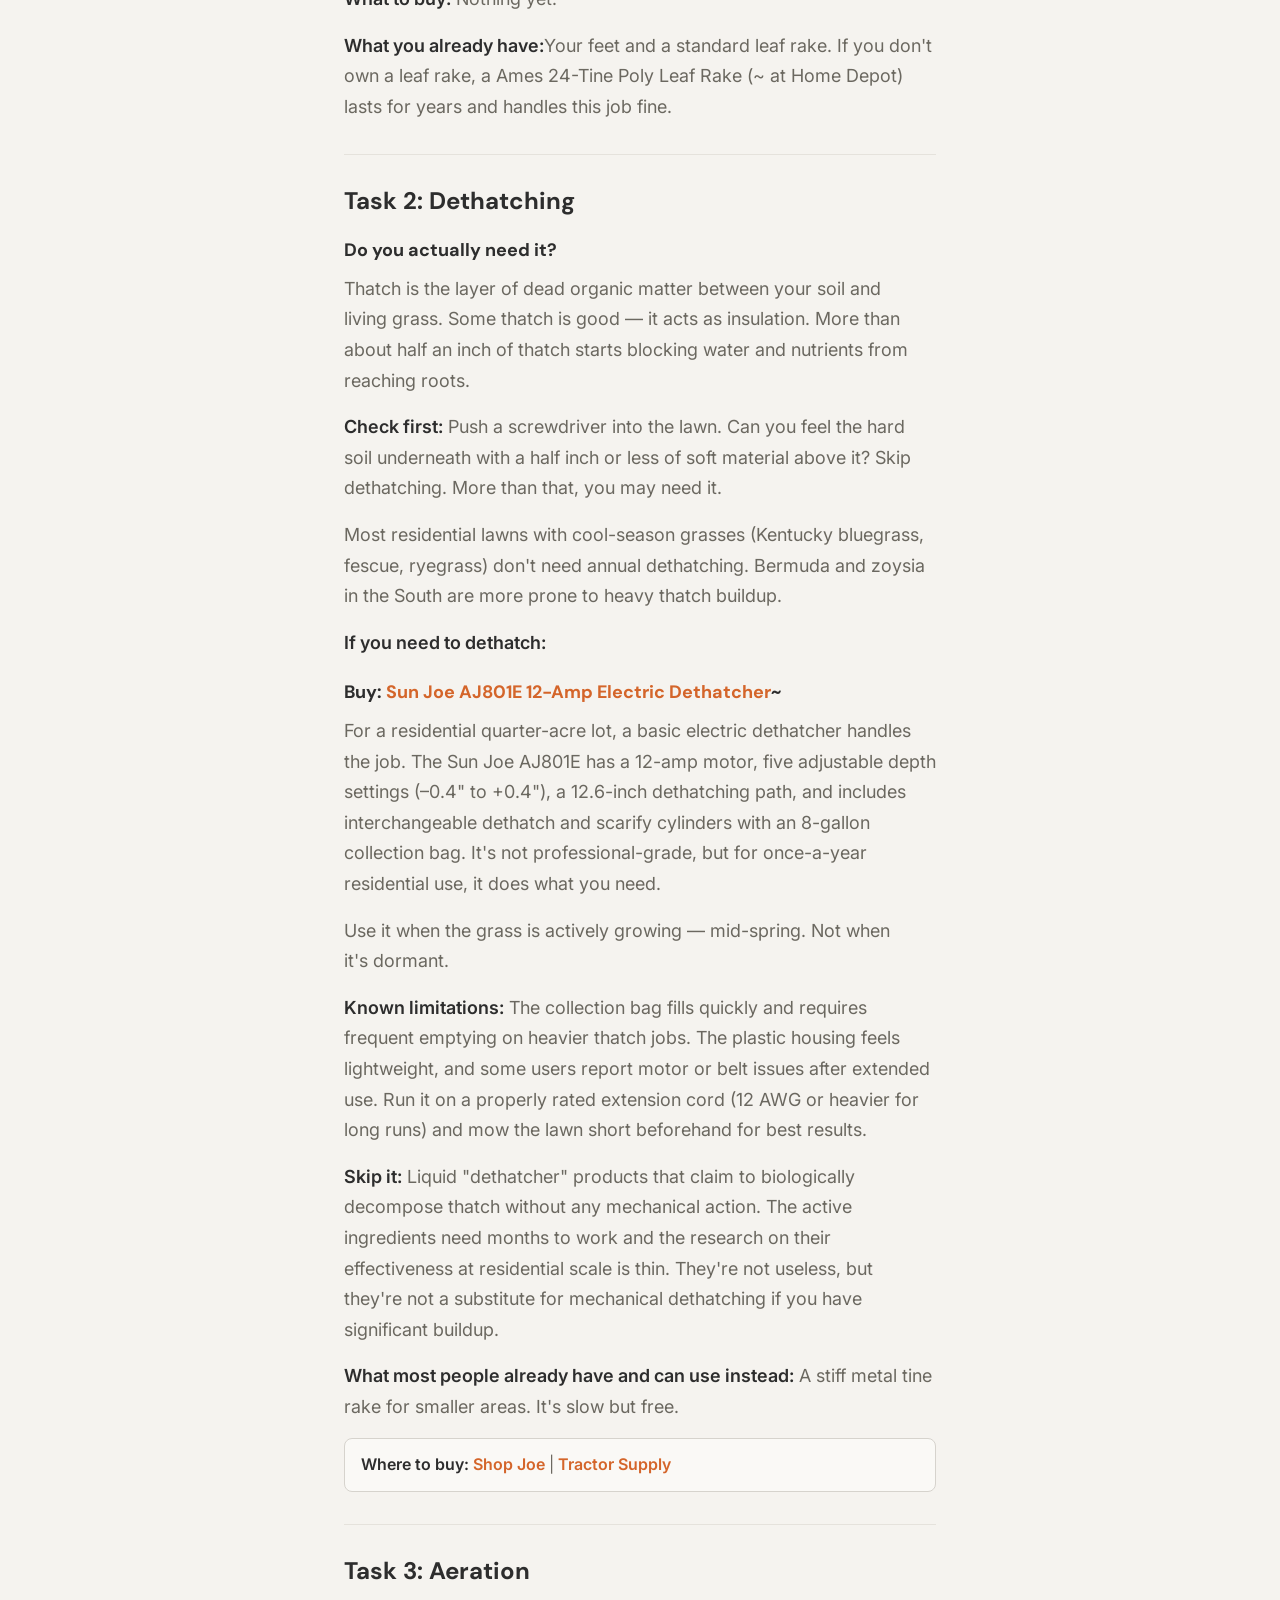
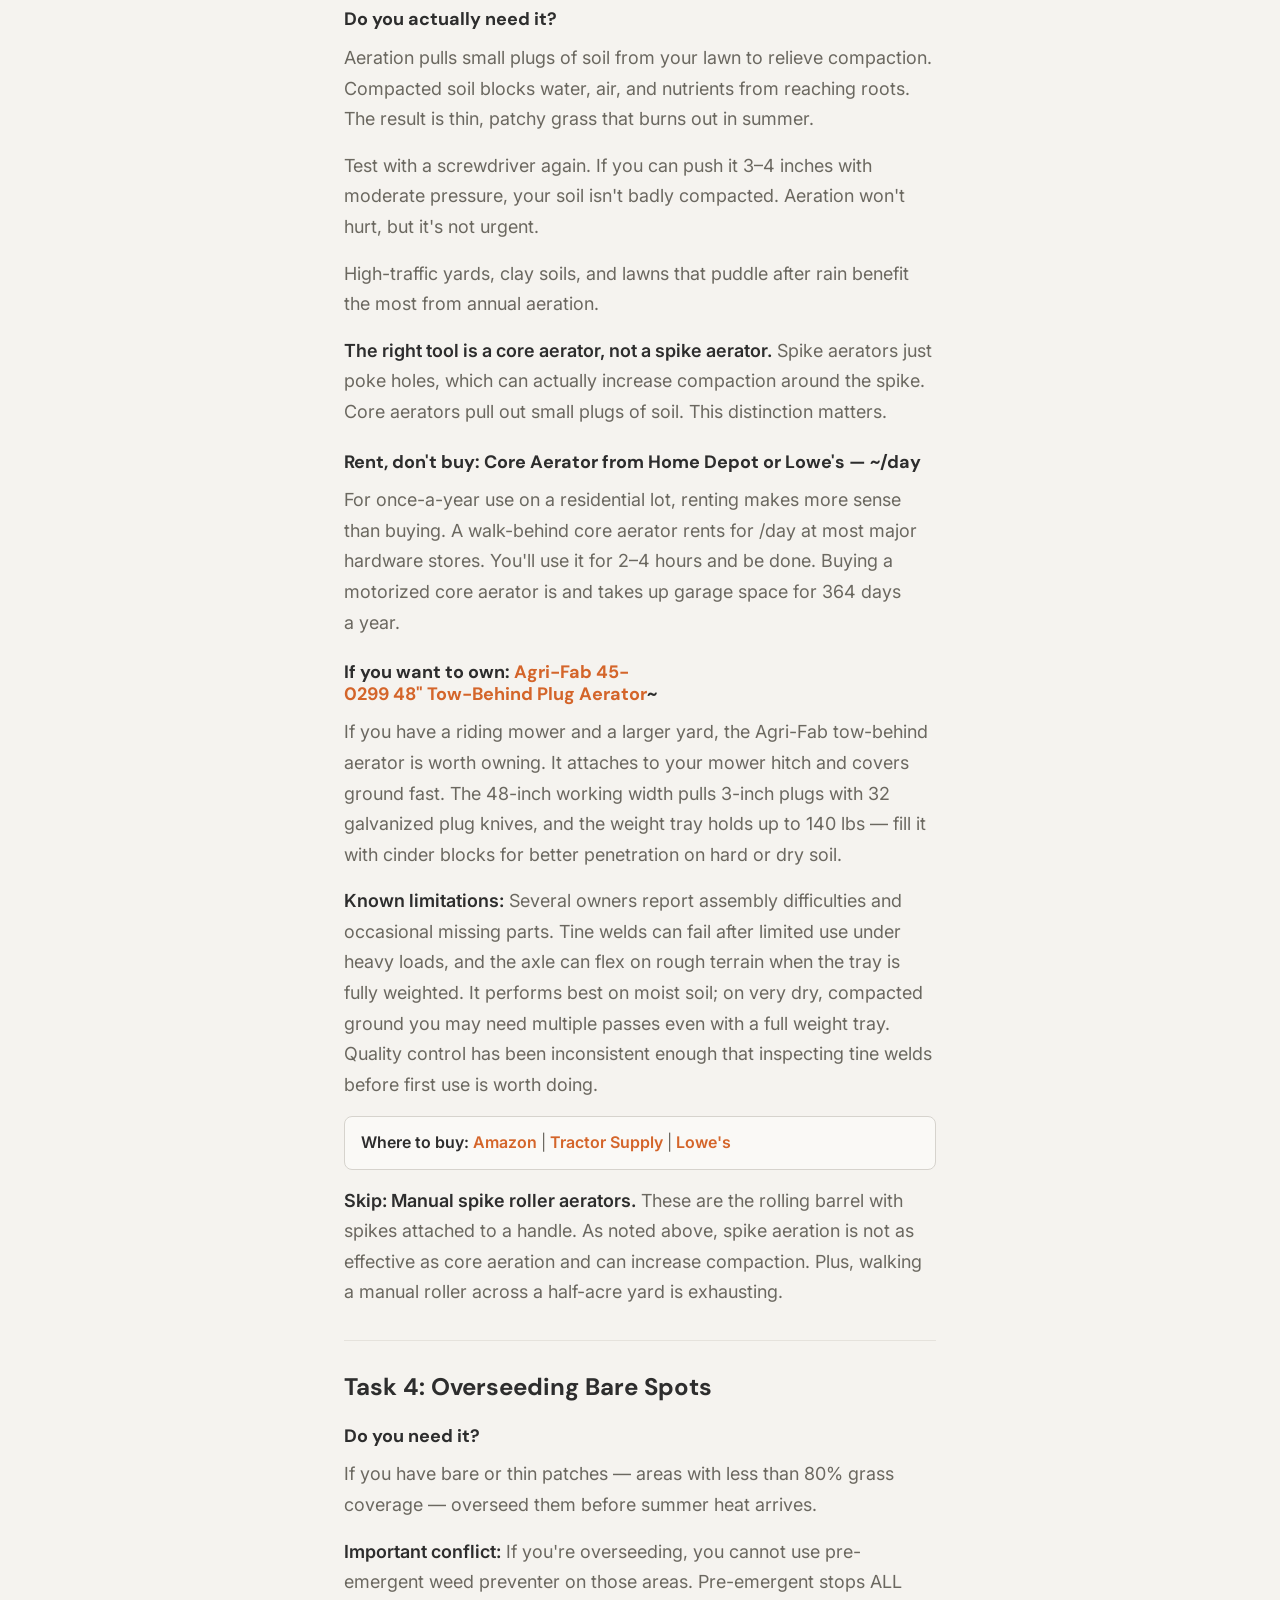
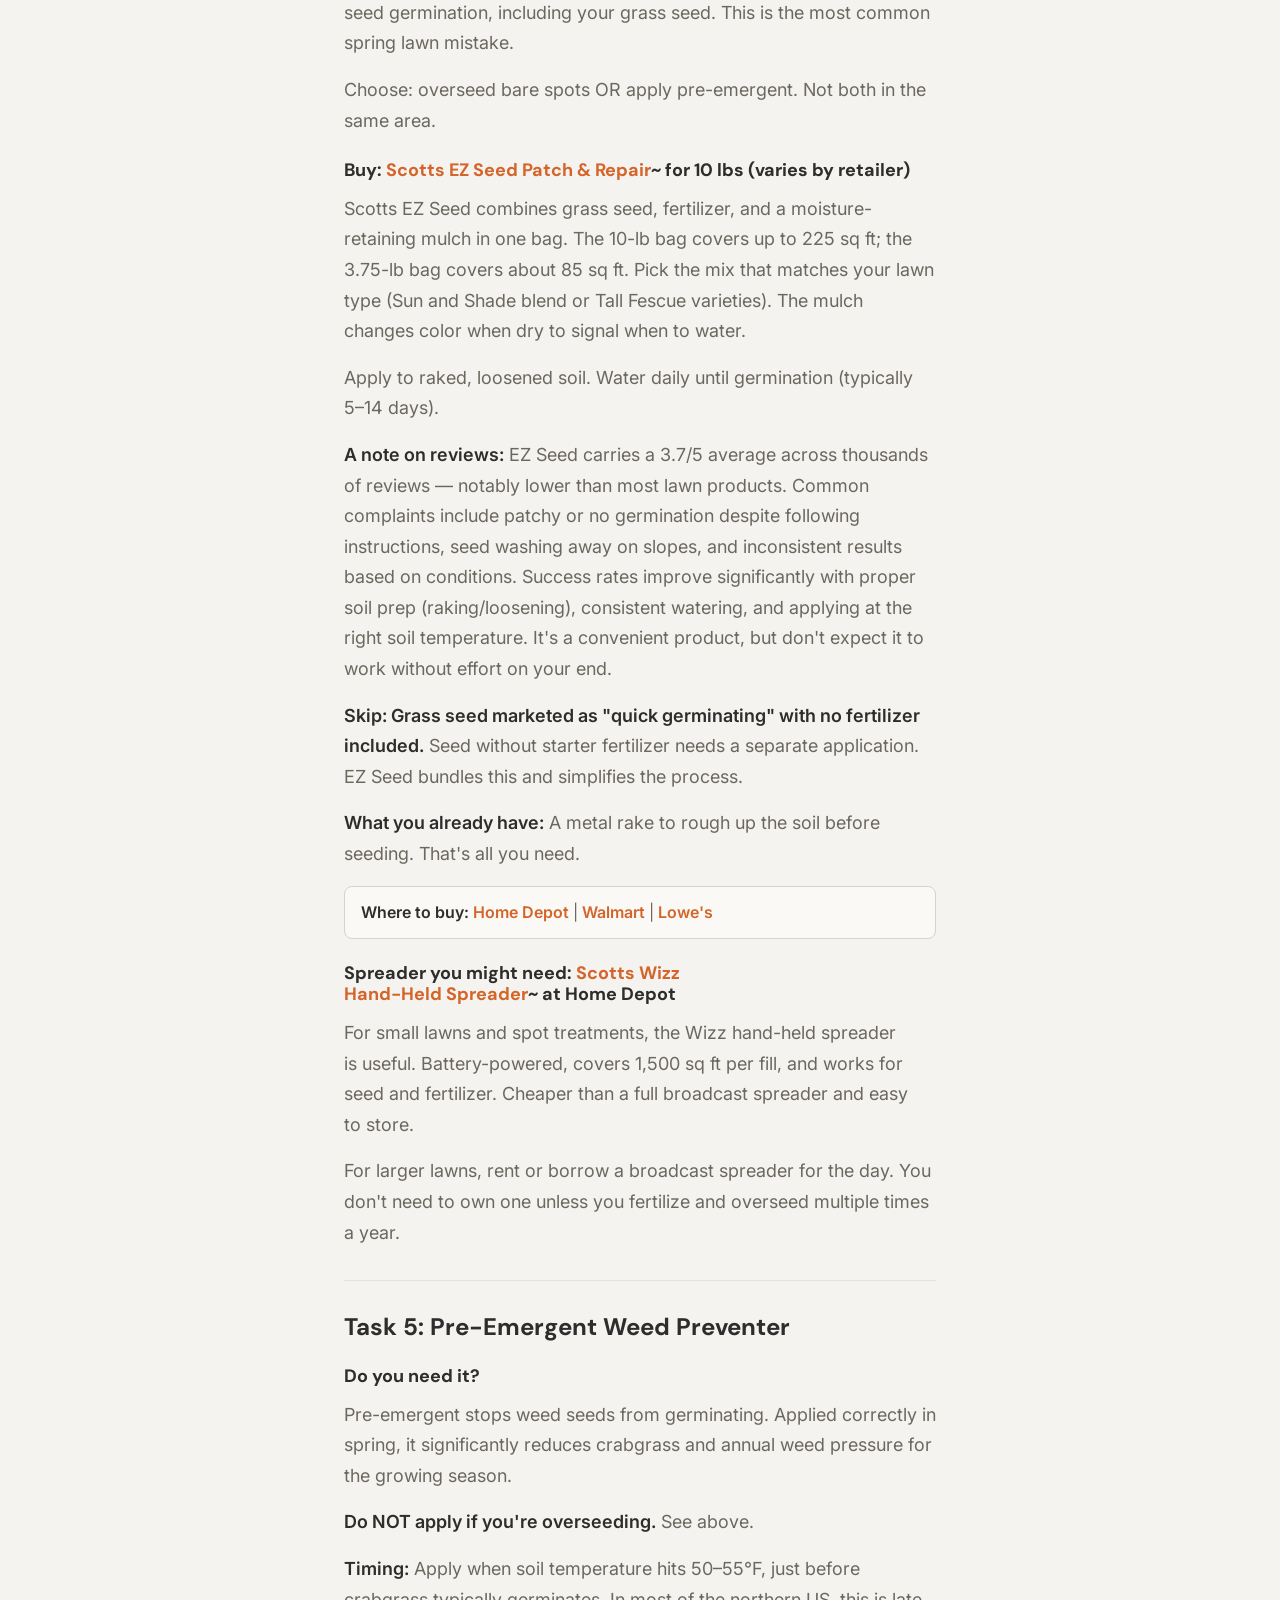
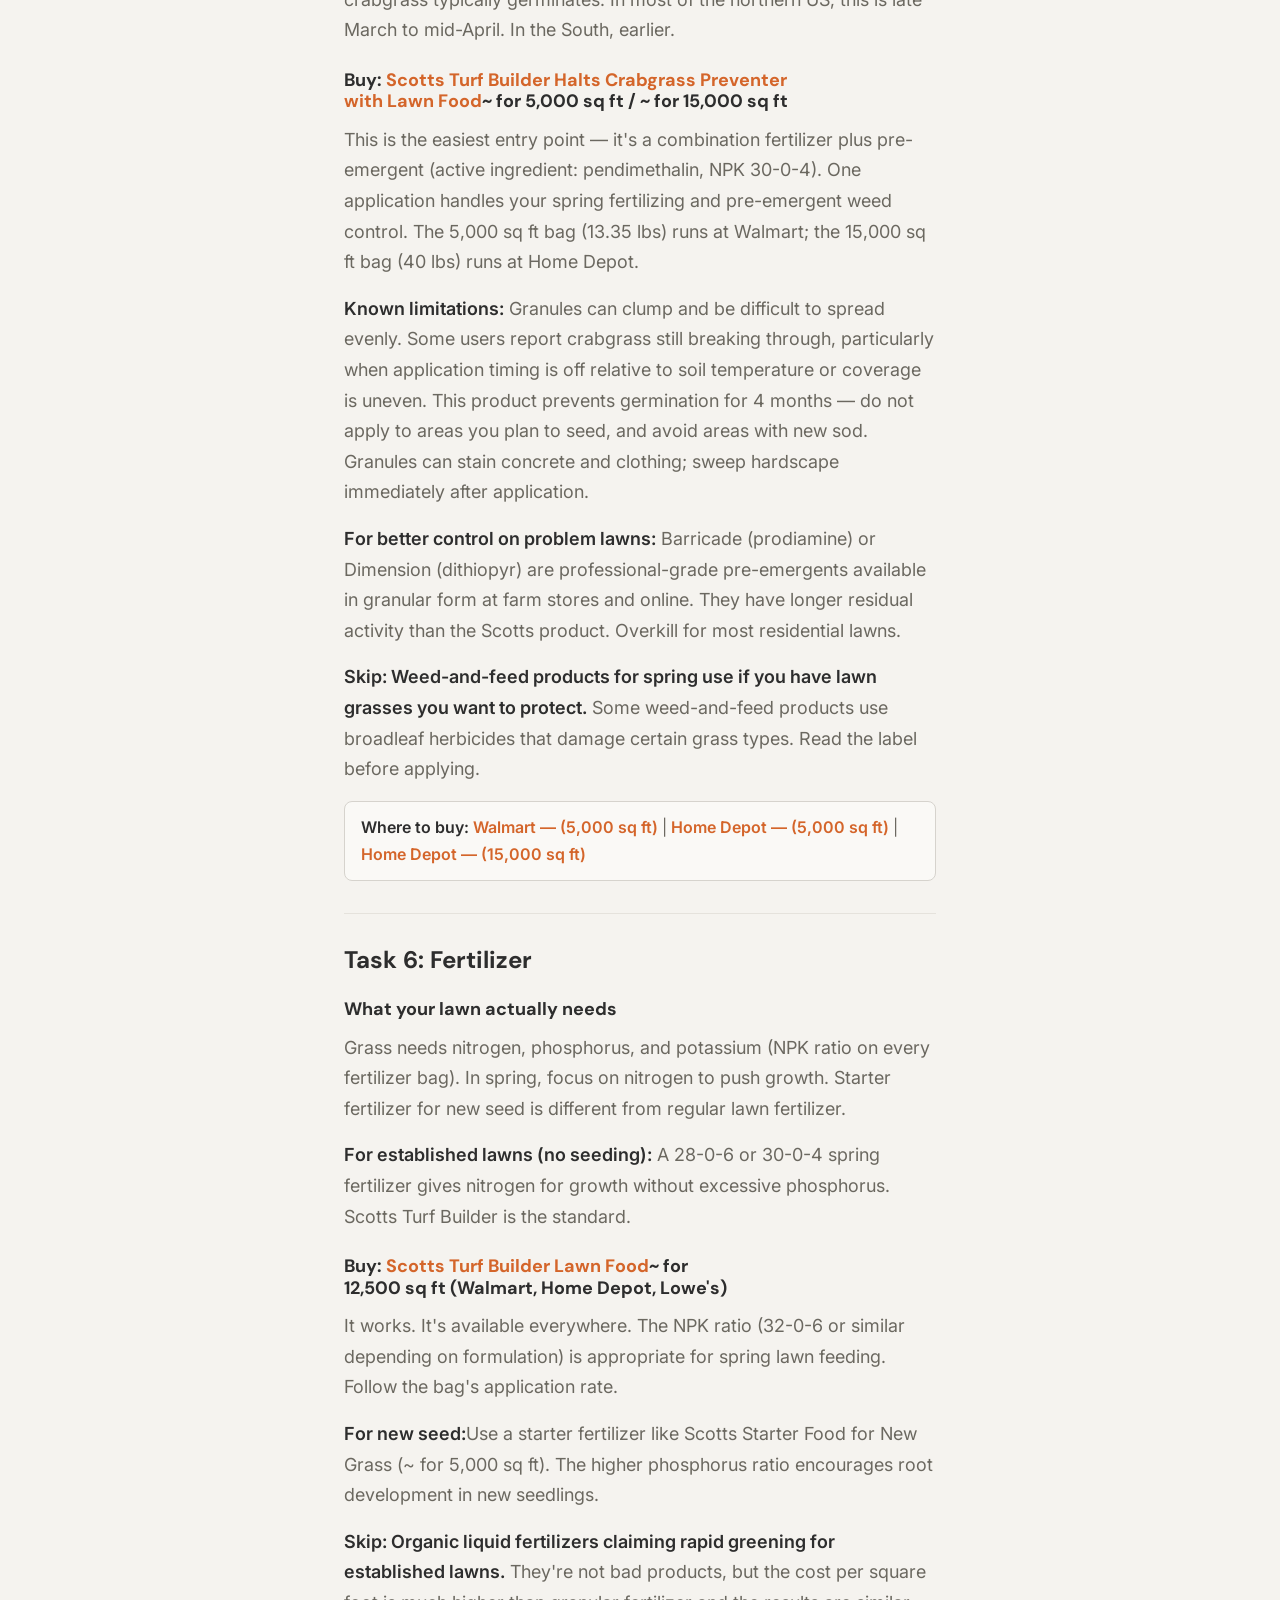
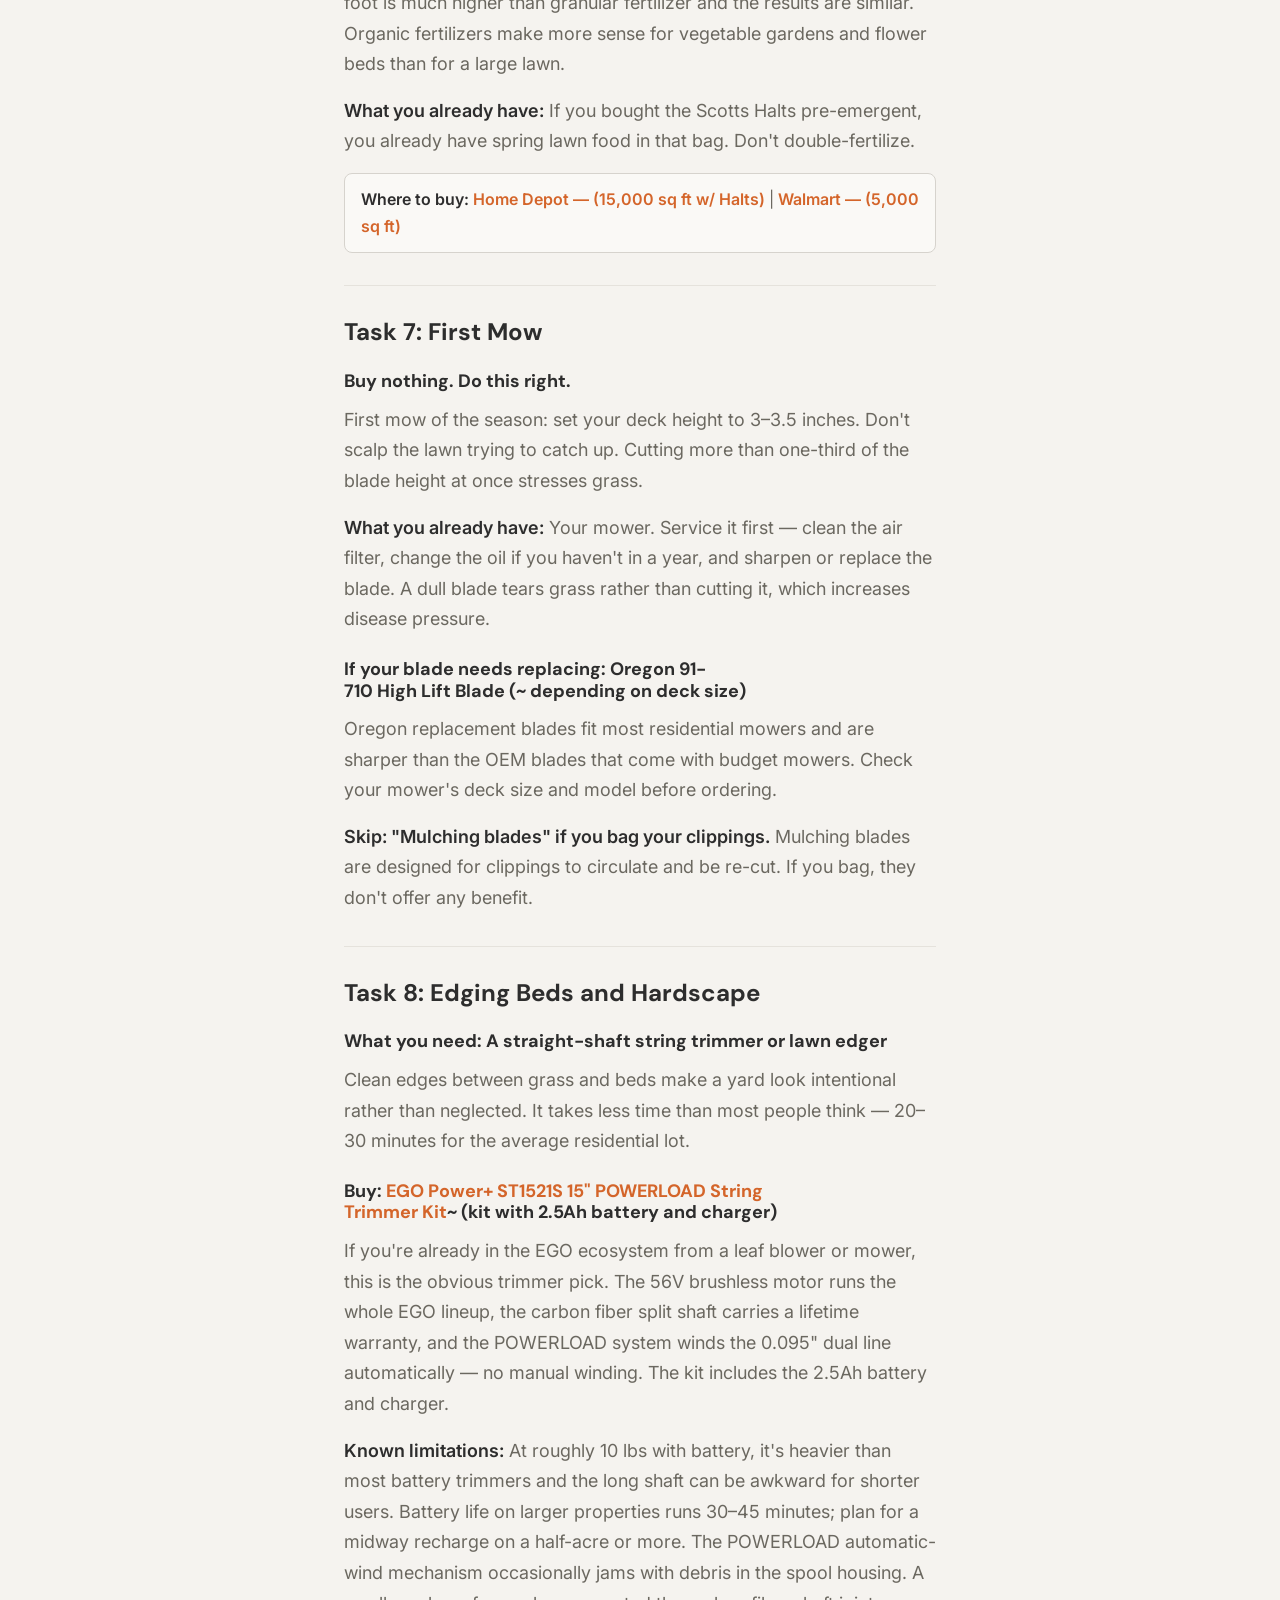
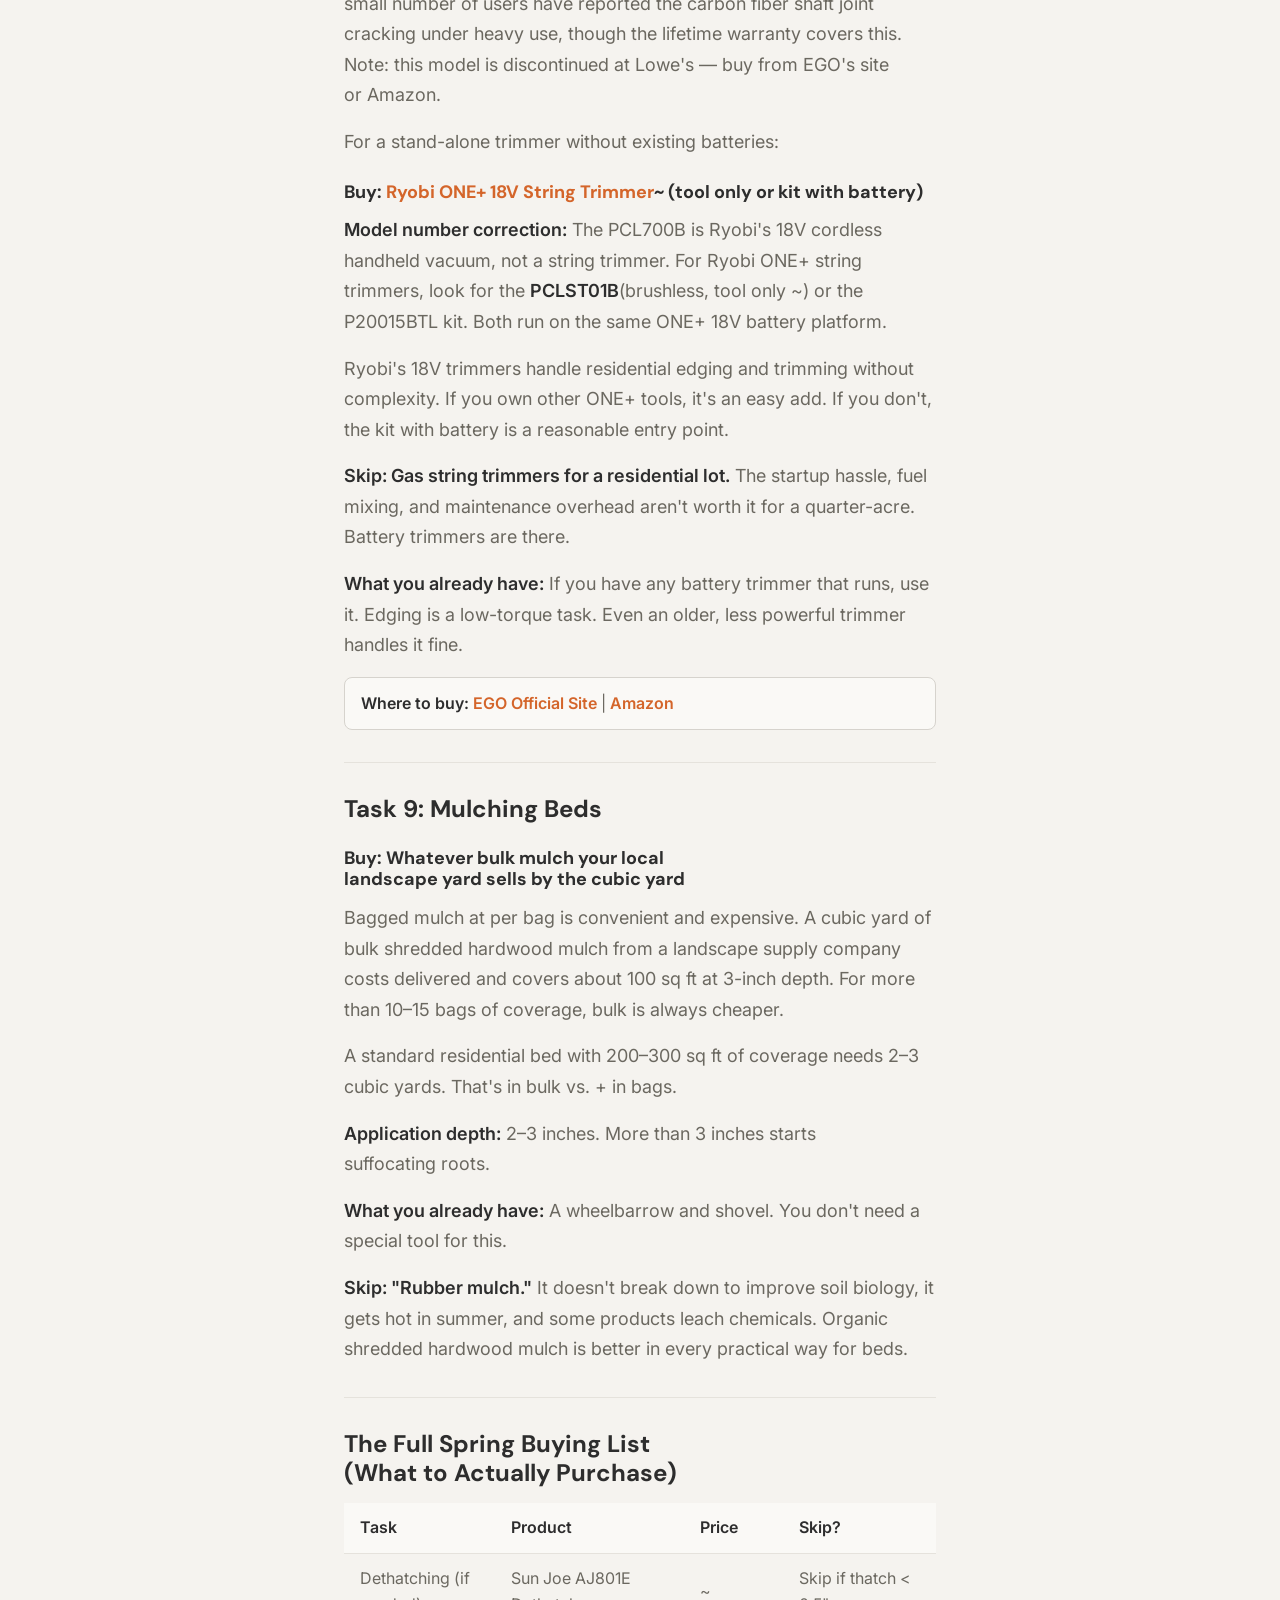
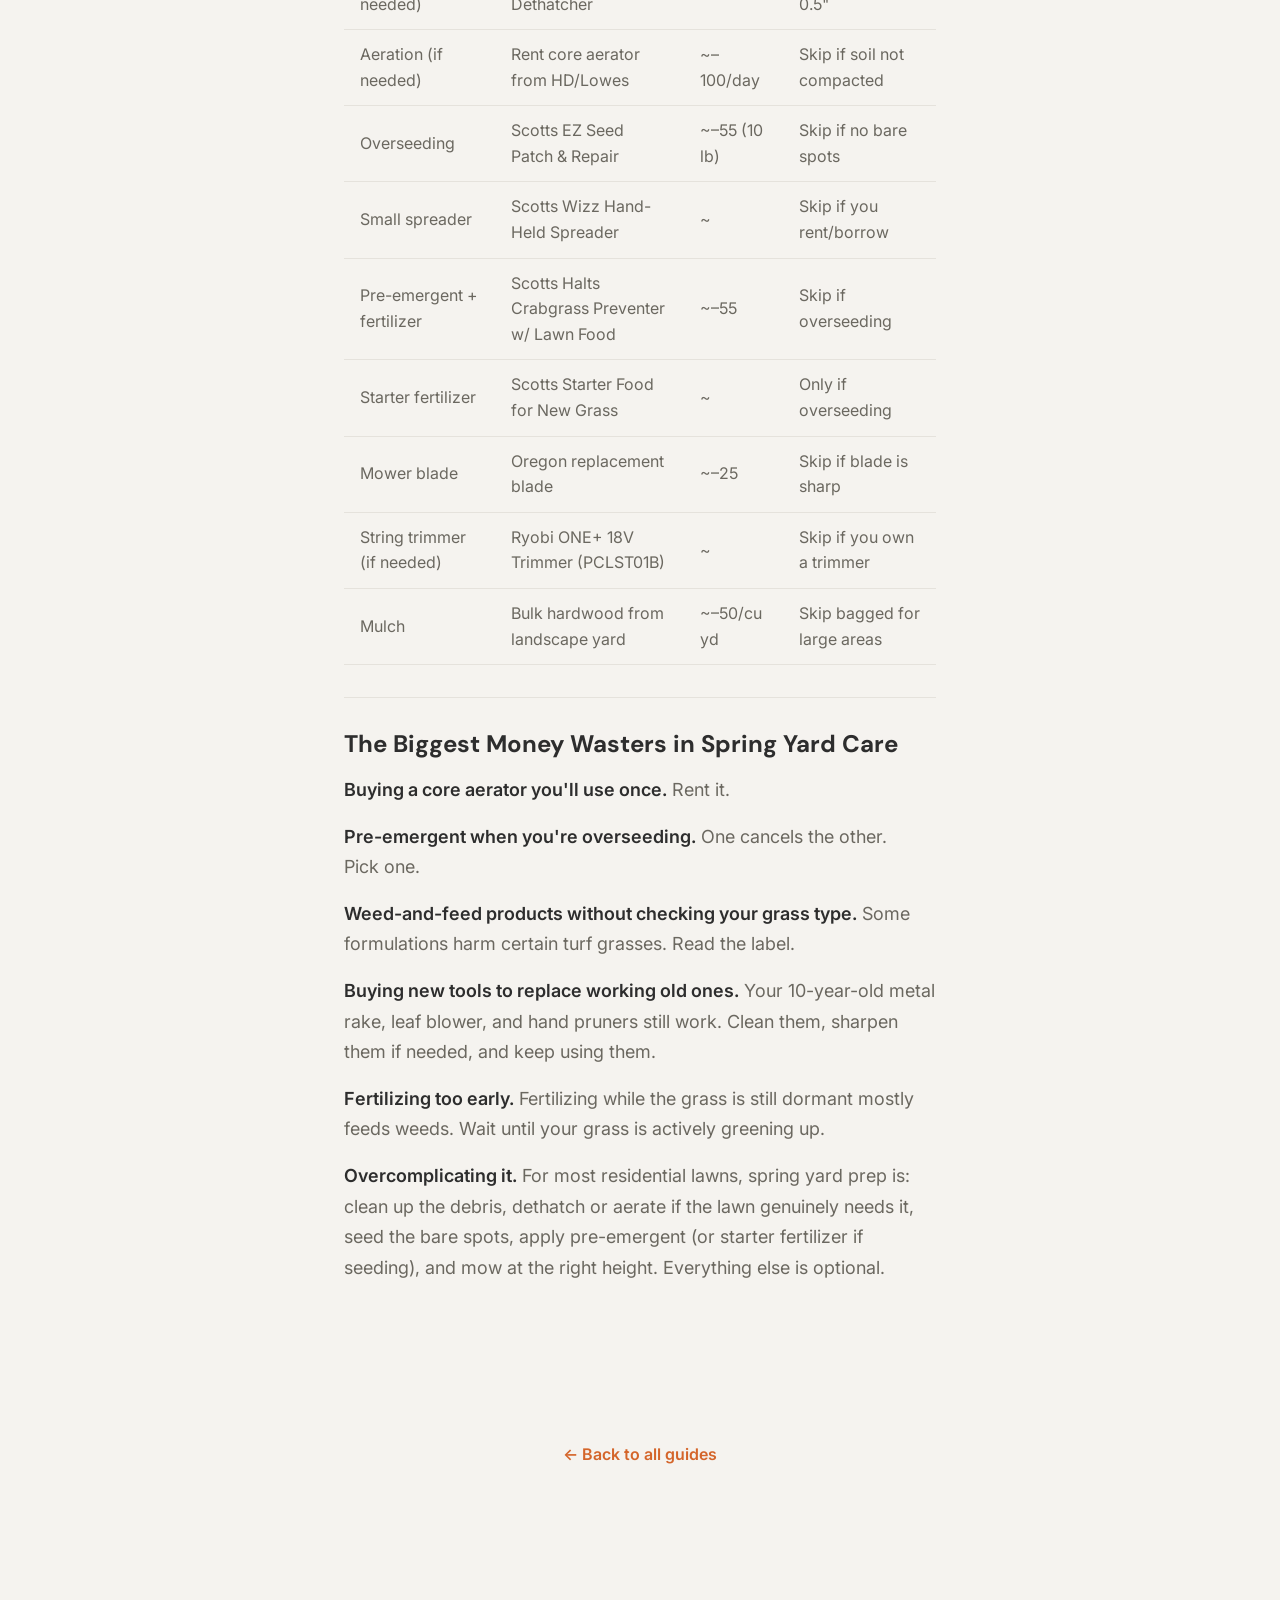
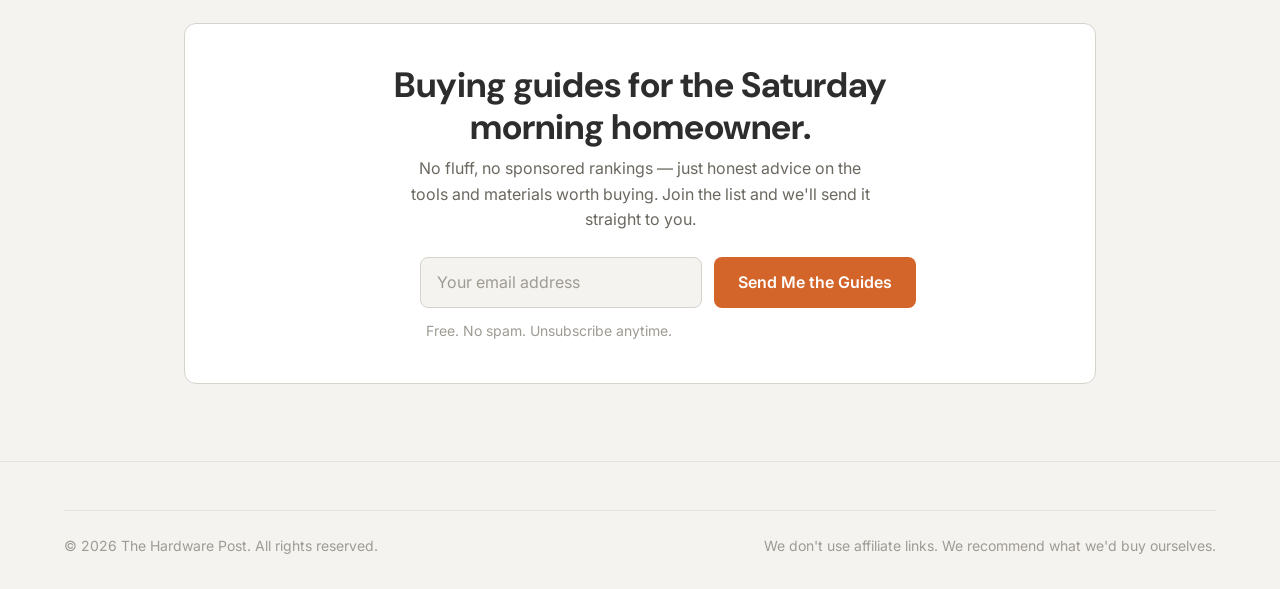
<file: articles/spring-yard-prep.html>
<!DOCTYPE html>

<html lang="en">
<head>
<meta charset="utf-8"/>
<meta content="width=device-width, initial-scale=1.0" name="viewport"/>
<title>Spring Yard Prep Checklist — What to Buy and What You Already Have — The Hardware Post</title>
<meta content="Walk through every spring task. Where to spend and where to save." name="description"/>
<meta content="Spring Yard Prep Checklist — What to Buy and What You Already Have — The Hardware Post" property="og:title"/>
<meta content="Walk through every spring task. Where to spend and where to save." property="og:description"/>
<meta content="article" property="og:type"/>
<link href="../style.css" rel="stylesheet"/>
<!-- Google tag (gtag.js) -->
<script async="" src="https://www.googletagmanager.com/gtag/js?id=G-45VR59GWZ4"></script>
<script>
    window.dataLayer = window.dataLayer || [];
    function gtag(){dataLayer.push(arguments);}
    gtag('js', new Date());
    gtag('config', 'G-45VR59GWZ4');
  </script>
</head>
<body>
<header class="header" id="header">
<div class="header__inner">
<a class="header__logo" href="../">
<img alt="The Hardware Post" class="header__logo-img" src="../images/logo-header.png"/>
</a>
<nav class="header__nav" id="nav">
<a href="../#guides">Buying Guides</a>
<a href="../#deals">Deals</a>
<a href="../#categories">Categories</a>
<a href="../#about">About</a>
<button aria-label="Switch to dark mode" class="theme-toggle" data-theme-toggle="">
<svg fill="none" height="20" stroke="currentColor" stroke-width="2" viewbox="0 0 24 24" width="20"><path d="M21 12.79A9 9 0 1 1 11.21 3 7 7 0 0 0 21 12.79z"></path></svg>
</button>
</nav>
<button aria-label="Toggle menu" class="mobile-menu-btn" id="mobileMenuBtn">
<svg fill="none" height="24" stroke="currentColor" stroke-linecap="round" stroke-width="2" viewbox="0 0 24 24" width="24"><path d="M3 12h18M3 6h18M3 18h18"></path></svg>
</button>
</div>
</header>
<main>
<article>
<section class="article-header">
<div class="container container--narrow">
<p class="article-header__tag">Seasonal</p>
<h1 class="article-header__title">Spring Yard Prep Checklist — What to Buy and What You Already Have</h1>
<p class="article-header__meta">Spring 2026</p>
</div>
</section>
<section class="article-body">
<div class="container container--narrow">
<p>Every spring, hardware stores run the same playbook. They fill the end caps with fertilizers, aerators, seed spreaders, and pre-emergent weed killers. Half of it you actually need. Half of it you're buying because a label convinced you that you did.</p>
<p>This checklist tells you the difference. We'll walk through the spring yard tasks in order, call out exactly what to buy for each, and explicitly flag what's a waste of money.</p>
<hr/>
<h2>The Task Sequence Matters</h2>
<p>Spring lawn care has an order. Doing things out of sequence will waste your time and money. Here's the right order:</p>
<ol>
<li>Clean up and assess</li>
<li>Dethatch (if needed)</li>
<li>Aerate (if needed)</li>
<li>Seed bare spots (if seeding)</li>
<li>Apply pre-emergent weed preventer (if NOT seeding)</li>
<li>Fertilize</li>
<li>First mow</li>
<li>Edge beds and hardscape</li>
<li>Mulch beds</li>
</ol>
<p>We'll go through each one.</p>
<hr/>
<h2>Task 1: Cleanup and Assessment</h2>
<h3>What you need: A good rake, your eyes, and 30 minutes</h3>
<p>This is the step most people skip. Walk your yard before you buy anything. You need to know:</p>
<ul>
<li>Are there bare or thin patches? If so, you're overseeding.</li>
<li>Is there a thick mat of dead grass (thatch) between the soil and the live grass? If you can't easily push a finger through to the soil, you may need to dethatch.</li>
<li>Are there weeds already germinating? That changes your product choices.</li>
<li>How compacted is the soil? Poke a screwdriver into the ground. If it's hard to push in 3 inches, you need aeration.</li>
</ul>
<p><strong>What to buy:</strong> Nothing yet.</p>
<p><strong>What you already have:</strong>Your feet and a standard leaf rake. If you don't own a leaf rake, a Ames 24-Tine Poly Leaf Rake (~ at Home Depot) lasts for years and handles this job fine.</p>
<hr/>
<h2>Task 2: Dethatching</h2>
<h3>Do you actually need it?</h3>
<p>Thatch is the layer of dead organic matter between your soil and living grass. Some thatch is good — it acts as insulation. More than about half an inch of thatch starts blocking water and nutrients from reaching roots.</p>
<p><strong>Check first:</strong> Push a screwdriver into the lawn. Can you feel the hard soil underneath with a half inch or less of soft material above it? Skip dethatching. More than that, you may need it.</p>
<p>Most residential lawns with cool-season grasses (Kentucky bluegrass, fescue, ryegrass) don't need annual dethatching. Bermuda and zoysia in the South are more prone to heavy thatch buildup.</p>
<p><strong>If you need to dethatch:</strong></p>
<h3>Buy: <a href="https://shopjoe.com/products/sun-joe-12-6-inch-12-amp-electric-scarifier-lawn-dethatcher-w-collection-bag">Sun Joe AJ801E 12-Amp Electric Dethatcher</a>~</h3>
<p>For a residential quarter-acre lot, a basic electric dethatcher handles the job. The Sun Joe AJ801E has a 12-amp motor, five adjustable depth settings (–0.4" to +0.4"), a 12.6-inch dethatching path, and includes interchangeable dethatch and scarify cylinders with an 8-gallon collection bag. It's not professional-grade, but for once-a-year residential use, it does what you need.</p>
<p>Use it when the grass is actively growing — mid-spring. Not when it's dormant.</p>
<p><strong>Known limitations:</strong> The collection bag fills quickly and requires frequent emptying on heavier thatch jobs. The plastic housing feels lightweight, and some users report motor or belt issues after extended use. Run it on a properly rated extension cord (12 AWG or heavier for long runs) and mow the lawn short beforehand for best results.</p>
<p><strong>Skip it:</strong> Liquid "dethatcher" products that claim to biologically decompose thatch without any mechanical action. The active ingredients need months to work and the research on their effectiveness at residential scale is thin. They're not useless, but they're not a substitute for mechanical dethatching if you have significant buildup.</p>
<p><strong>What most people already have and can use instead:</strong> A stiff metal tine rake for smaller areas. It's slow but free.</p>
<p class="where-to-buy"><strong>Where to buy:</strong> <a href="https://shopjoe.com/products/sun-joe-12-6-inch-12-amp-electric-scarifier-lawn-dethatcher-w-collection-bag">Shop Joe</a> | <a href="https://www.tractorsupply.com/tsc/product/sun-joe-aj801e-electric-lawn-dethatcher-with-collection-bag-13-in-12a-scarifier">Tractor Supply</a></p>
<hr/>
<h2>Task 3: Aeration</h2>
<h3>Do you actually need it?</h3>
<p>Aeration pulls small plugs of soil from your lawn to relieve compaction. Compacted soil blocks water, air, and nutrients from reaching roots. The result is thin, patchy grass that burns out in summer.</p>
<p>Test with a screwdriver again. If you can push it 3–4 inches with moderate pressure, your soil isn't badly compacted. Aeration won't hurt, but it's not urgent.</p>
<p>High-traffic yards, clay soils, and lawns that puddle after rain benefit the most from annual aeration.</p>
<p><strong>The right tool is a core aerator, not a spike aerator.</strong> Spike aerators just poke holes, which can actually increase compaction around the spike. Core aerators pull out small plugs of soil. This distinction matters.</p>
<h3>Rent, don't buy: Core Aerator from Home Depot or Lowe's — ~/day</h3>
<p>For once-a-year use on a residential lot, renting makes more sense than buying. A walk-behind core aerator rents for /day at most major hardware stores. You'll use it for 2–4 hours and be done. Buying a motorized core aerator is and takes up garage space for 364 days a year.</p>
<h3>If you want to own: <a href="https://www.agri-fab.com/Products/Groomer/45-0299">Agri-Fab 45-0299 48" Tow-Behind Plug Aerator</a>~</h3>
<p>If you have a riding mower and a larger yard, the Agri-Fab tow-behind aerator is worth owning. It attaches to your mower hitch and covers ground fast. The 48-inch working width pulls 3-inch plugs with 32 galvanized plug knives, and the weight tray holds up to 140 lbs — fill it with cinder blocks for better penetration on hard or dry soil.</p>
<p><strong>Known limitations:</strong> Several owners report assembly difficulties and occasional missing parts. Tine welds can fail after limited use under heavy loads, and the axle can flex on rough terrain when the tray is fully weighted. It performs best on moist soil; on very dry, compacted ground you may need multiple passes even with a full weight tray. Quality control has been inconsistent enough that inspecting tine welds before first use is worth doing.</p>
<p class="where-to-buy"><strong>Where to buy:</strong> <a href="https://camelcamelcamel.com/product/B000K6DZDI">Amazon</a> | <a href="https://www.tractorsupply.com/tsc/product/agri-fab-48-in-tow-behind-aerator">Tractor Supply</a> | <a href="https://www.lowes.com/pd/Agri-Fab-48-in-Plug-Lawn-Aerator/3029620">Lowe's</a></p>
<p><strong>Skip: Manual spike roller aerators.</strong> These are the rolling barrel with spikes attached to a handle. As noted above, spike aeration is not as effective as core aeration and can increase compaction. Plus, walking a manual roller across a half-acre yard is exhausting.</p>
<hr/>
<h2>Task 4: Overseeding Bare Spots</h2>
<h3>Do you need it?</h3>
<p>If you have bare or thin patches — areas with less than 80% grass coverage — overseed them before summer heat arrives.</p>
<p><strong>Important conflict:</strong> If you're overseeding, you cannot use pre-emergent weed preventer on those areas. Pre-emergent stops ALL seed germination, including your grass seed. This is the most common spring lawn mistake.</p>
<p>Choose: overseed bare spots OR apply pre-emergent. Not both in the same area.</p>
<h3>Buy: <a href="https://scottsmiraclegro.com/en-us/brands/scotts/products/grass-seed/scotts-ez-seed-patch-repair-sun-shade.html">Scotts EZ Seed Patch &amp; Repair</a>~ for 10 lbs (varies by retailer)</h3>
<p>Scotts EZ Seed combines grass seed, fertilizer, and a moisture-retaining mulch in one bag. The 10-lb bag covers up to 225 sq ft; the 3.75-lb bag covers about 85 sq ft. Pick the mix that matches your lawn type (Sun and Shade blend or Tall Fescue varieties). The mulch changes color when dry to signal when to water.</p>
<p>Apply to raked, loosened soil. Water daily until germination (typically 5–14 days).</p>
<p><strong>A note on reviews:</strong> EZ Seed carries a 3.7/5 average across thousands of reviews — notably lower than most lawn products. Common complaints include patchy or no germination despite following instructions, seed washing away on slopes, and inconsistent results based on conditions. Success rates improve significantly with proper soil prep (raking/loosening), consistent watering, and applying at the right soil temperature. It's a convenient product, but don't expect it to work without effort on your end.</p>
<p><strong>Skip: Grass seed marketed as "quick germinating" with no fertilizer included.</strong> Seed without starter fertilizer needs a separate application. EZ Seed bundles this and simplifies the process.</p>
<p><strong>What you already have:</strong> A metal rake to rough up the soil before seeding. That's all you need.</p>
<p class="where-to-buy"><strong>Where to buy:</strong> <a href="https://www.homedepot.com/p/Scotts-EZ-Seed-Patch-Repair-Sun-and-Shade-10-lbs-With-Mulch-Sun-and-Shade-Grass-Seed-and-Fertilizer-17540/206605404">Home Depot</a> | <a href="https://www.walmart.com/reviews/product/46928880">Walmart</a> | <a href="https://www.lowes.com/pd/Scotts-EZ-Seed-Patch-and-Repair-10-lb-Sun-and-Shade-Lawn-Repair-Mix/1000042423">Lowe's</a></p>
<h3>Spreader you might need: <a href="https://scottsmiraclegro.com/en-us/brands/scotts/products/spreaders/71141.html">Scotts Wizz Hand-Held Spreader</a>~ at Home Depot</h3>
<p>For small lawns and spot treatments, the Wizz hand-held spreader is useful. Battery-powered, covers 1,500 sq ft per fill, and works for seed and fertilizer. Cheaper than a full broadcast spreader and easy to store.</p>
<p>For larger lawns, rent or borrow a broadcast spreader for the day. You don't need to own one unless you fertilize and overseed multiple times a year.</p>
<hr/>
<h2>Task 5: Pre-Emergent Weed Preventer</h2>
<h3>Do you need it?</h3>
<p>Pre-emergent stops weed seeds from germinating. Applied correctly in spring, it significantly reduces crabgrass and annual weed pressure for the growing season.</p>
<p><strong>Do NOT apply if you're overseeding.</strong> See above.</p>
<p><strong>Timing:</strong> Apply when soil temperature hits 50–55°F, just before crabgrass typically germinates. In most of the northern US, this is late March to mid-April. In the South, earlier.</p>
<h3>Buy: <a href="https://scottsmiraclegro.com/en-us/brands/scotts/products/fertilizer/turf-builder-with-halts-crabgrass-preventer/32367F.html">Scotts Turf Builder Halts Crabgrass Preventer with Lawn Food</a>~ for 5,000 sq ft / ~ for 15,000 sq ft</h3>
<p>This is the easiest entry point — it's a combination fertilizer plus pre-emergent (active ingredient: pendimethalin, NPK 30-0-4). One application handles your spring fertilizing and pre-emergent weed control. The 5,000 sq ft bag (13.35 lbs) runs at Walmart; the 15,000 sq ft bag (40 lbs) runs at Home Depot.</p>
<p><strong>Known limitations:</strong> Granules can clump and be difficult to spread evenly. Some users report crabgrass still breaking through, particularly when application timing is off relative to soil temperature or coverage is uneven. This product prevents germination for 4 months — do not apply to areas you plan to seed, and avoid areas with new sod. Granules can stain concrete and clothing; sweep hardscape immediately after application.</p>
<p><strong>For better control on problem lawns:</strong> Barricade (prodiamine) or Dimension (dithiopyr) are professional-grade pre-emergents available in granular form at farm stores and online. They have longer residual activity than the Scotts product. Overkill for most residential lawns.</p>
<p><strong>Skip: Weed-and-feed products for spring use if you have lawn grasses you want to protect.</strong> Some weed-and-feed products use broadleaf herbicides that damage certain grass types. Read the label before applying.</p>
<p class="where-to-buy"><strong>Where to buy:</strong> <a href="https://www.walmart.com/ip/Scotts-Turf-Builder-HALTS-Crabgrass-Preventer-with-Lawn-Food/34017428">Walmart — (5,000 sq ft)</a> | <a href="https://www.homedepot.com/p/Scotts-Turf-Builder-13-58-lb-5-000-sq-ft-Halts-Crabgrass-Preventer-Dry-Lawn-Fertilizer-32367D/100619062">Home Depot — (5,000 sq ft)</a> | <a href="https://www.homedepot.com/p/Scotts-Turf-Builder-40-05-lbs-15-000-sq-ft-Halts-Crabgrass-Preventer-with-Lawn-Fertilizer-31115/202052051">Home Depot — (15,000 sq ft)</a></p>
<hr/>
<h2>Task 6: Fertilizer</h2>
<h3>What your lawn actually needs</h3>
<p>Grass needs nitrogen, phosphorus, and potassium (NPK ratio on every fertilizer bag). In spring, focus on nitrogen to push growth. Starter fertilizer for new seed is different from regular lawn fertilizer.</p>
<p><strong>For established lawns (no seeding):</strong> A 28-0-6 or 30-0-4 spring fertilizer gives nitrogen for growth without excessive phosphorus. Scotts Turf Builder is the standard.</p>
<h3>Buy: <a href="https://scottsmiraclegro.com/en-us/brands/scotts/products/fertilizer/turf-builder-with-halts-crabgrass-preventer/32367F.html">Scotts Turf Builder Lawn Food</a>~ for 12,500 sq ft (Walmart, Home Depot, Lowe's)</h3>
<p>It works. It's available everywhere. The NPK ratio (32-0-6 or similar depending on formulation) is appropriate for spring lawn feeding. Follow the bag's application rate.</p>
<p><strong>For new seed:</strong>Use a starter fertilizer like Scotts Starter Food for New Grass (~ for 5,000 sq ft). The higher phosphorus ratio encourages root development in new seedlings.</p>
<p><strong>Skip: Organic liquid fertilizers claiming rapid greening for established lawns.</strong> They're not bad products, but the cost per square foot is much higher than granular fertilizer and the results are similar. Organic fertilizers make more sense for vegetable gardens and flower beds than for a large lawn.</p>
<p><strong>What you already have:</strong> If you bought the Scotts Halts pre-emergent, you already have spring lawn food in that bag. Don't double-fertilize.</p>
<p class="where-to-buy"><strong>Where to buy:</strong> <a href="https://www.homedepot.com/p/Scotts-Turf-Builder-40-05-lbs-15-000-sq-ft-Halts-Crabgrass-Preventer-with-Lawn-Fertilizer-31115/202052051">Home Depot — (15,000 sq ft w/ Halts)</a> | <a href="https://www.walmart.com/ip/Scotts-Turf-Builder-HALTS-Crabgrass-Preventer-with-Lawn-Food/34017428">Walmart — (5,000 sq ft)</a></p>
<hr/>
<h2>Task 7: First Mow</h2>
<h3>Buy nothing. Do this right.</h3>
<p>First mow of the season: set your deck height to 3–3.5 inches. Don't scalp the lawn trying to catch up. Cutting more than one-third of the blade height at once stresses grass.</p>
<p><strong>What you already have:</strong> Your mower. Service it first — clean the air filter, change the oil if you haven't in a year, and sharpen or replace the blade. A dull blade tears grass rather than cutting it, which increases disease pressure.</p>
<h3>If your blade needs replacing: Oregon 91-710 High Lift Blade (~ depending on deck size)</h3>
<p>Oregon replacement blades fit most residential mowers and are sharper than the OEM blades that come with budget mowers. Check your mower's deck size and model before ordering.</p>
<p><strong>Skip: "Mulching blades" if you bag your clippings.</strong> Mulching blades are designed for clippings to circulate and be re-cut. If you bag, they don't offer any benefit.</p>
<hr/>
<h2>Task 8: Edging Beds and Hardscape</h2>
<h3>What you need: A straight-shaft string trimmer or lawn edger</h3>
<p>Clean edges between grass and beds make a yard look intentional rather than neglected. It takes less time than most people think — 20–30 minutes for the average residential lot.</p>
<h3>Buy: <a href="https://egopowerplus.com/15-inch-string-trimmer-powerload/">EGO Power+ ST1521S 15" POWERLOAD String Trimmer Kit</a>~ (kit with 2.5Ah battery and charger)</h3>
<p>If you're already in the EGO ecosystem from a leaf blower or mower, this is the obvious trimmer pick. The 56V brushless motor runs the whole EGO lineup, the carbon fiber split shaft carries a lifetime warranty, and the POWERLOAD system winds the 0.095" dual line automatically — no manual winding. The kit includes the 2.5Ah battery and charger.</p>
<p><strong>Known limitations:</strong> At roughly 10 lbs with battery, it's heavier than most battery trimmers and the long shaft can be awkward for shorter users. Battery life on larger properties runs 30–45 minutes; plan for a midway recharge on a half-acre or more. The POWERLOAD automatic-wind mechanism occasionally jams with debris in the spool housing. A small number of users have reported the carbon fiber shaft joint cracking under heavy use, though the lifetime warranty covers this. Note: this model is discontinued at Lowe's — buy from EGO's site or Amazon.</p>
<p>For a stand-alone trimmer without existing batteries:</p>
<h3>Buy: <a href="https://www.ryobitools.com/products/33287201884">Ryobi ONE+ 18V String Trimmer</a>~ (tool only or kit with battery)</h3>
<p><strong>Model number correction:</strong> The PCL700B is Ryobi's 18V cordless handheld vacuum, not a string trimmer. For Ryobi ONE+ string trimmers, look for the <strong>PCLST01B</strong>(brushless, tool only ~) or the P20015BTL kit. Both run on the same ONE+ 18V battery platform.</p>
<p>Ryobi's 18V trimmers handle residential edging and trimming without complexity. If you own other ONE+ tools, it's an easy add. If you don't, the kit with battery is a reasonable entry point.</p>
<p><strong>Skip: Gas string trimmers for a residential lot.</strong> The startup hassle, fuel mixing, and maintenance overhead aren't worth it for a quarter-acre. Battery trimmers are there.</p>
<p><strong>What you already have:</strong> If you have any battery trimmer that runs, use it. Edging is a low-torque task. Even an older, less powerful trimmer handles it fine.</p>
<p class="where-to-buy"><strong>Where to buy:</strong> <a href="https://egopowerplus.com/15-inch-string-trimmer-powerload/">EGO Official Site</a> | <a href="https://camelcamelcamel.com/product/B07BBW8P9Y">Amazon</a></p>
<hr/>
<h2>Task 9: Mulching Beds</h2>
<h3>Buy: Whatever bulk mulch your local landscape yard sells by the cubic yard</h3>
<p>Bagged mulch at per bag is convenient and expensive. A cubic yard of bulk shredded hardwood mulch from a landscape supply company costs delivered and covers about 100 sq ft at 3-inch depth. For more than 10–15 bags of coverage, bulk is always cheaper.</p>
<p>A standard residential bed with 200–300 sq ft of coverage needs 2–3 cubic yards. That's in bulk vs. + in bags.</p>
<p><strong>Application depth:</strong> 2–3 inches. More than 3 inches starts suffocating roots.</p>
<p><strong>What you already have:</strong> A wheelbarrow and shovel. You don't need a special tool for this.</p>
<p><strong>Skip: "Rubber mulch."</strong> It doesn't break down to improve soil biology, it gets hot in summer, and some products leach chemicals. Organic shredded hardwood mulch is better in every practical way for beds.</p>
<hr/>
<h2>The Full Spring Buying List (What to Actually Purchase)</h2>
<table>
<thead>
<tr>
<th>Task</th>
<th>Product</th>
<th>Price</th>
<th>Skip?</th>
</tr>
</thead>
<tbody>
<tr>
<td>Dethatching (if needed)</td>
<td>Sun Joe AJ801E Dethatcher</td>
<td>~</td>
<td>Skip if thatch &lt; 0.5"</td>
</tr>
<tr>
<td>Aeration (if needed)</td>
<td>Rent core aerator from HD/Lowes</td>
<td>~–100/day</td>
<td>Skip if soil not compacted</td>
</tr>
<tr>
<td>Overseeding</td>
<td>Scotts EZ Seed Patch &amp; Repair</td>
<td>~–55 (10 lb)</td>
<td>Skip if no bare spots</td>
</tr>
<tr>
<td>Small spreader</td>
<td>Scotts Wizz Hand-Held Spreader</td>
<td>~</td>
<td>Skip if you rent/borrow</td>
</tr>
<tr>
<td>Pre-emergent + fertilizer</td>
<td>Scotts Halts Crabgrass Preventer w/ Lawn Food</td>
<td>~–55</td>
<td>Skip if overseeding</td>
</tr>
<tr>
<td>Starter fertilizer</td>
<td>Scotts Starter Food for New Grass</td>
<td>~</td>
<td>Only if overseeding</td>
</tr>
<tr>
<td>Mower blade</td>
<td>Oregon replacement blade</td>
<td>~–25</td>
<td>Skip if blade is sharp</td>
</tr>
<tr>
<td>String trimmer (if needed)</td>
<td>Ryobi ONE+ 18V Trimmer (PCLST01B)</td>
<td>~</td>
<td>Skip if you own a trimmer</td>
</tr>
<tr>
<td>Mulch</td>
<td>Bulk hardwood from landscape yard</td>
<td>~–50/cu yd</td>
<td>Skip bagged for large areas</td>
</tr>
</tbody>
</table>
<hr/>
<h2>The Biggest Money Wasters in Spring Yard Care</h2>
<p><strong>Buying a core aerator you'll use once.</strong> Rent it.</p>
<p><strong>Pre-emergent when you're overseeding.</strong> One cancels the other. Pick one.</p>
<p><strong>Weed-and-feed products without checking your grass type.</strong> Some formulations harm certain turf grasses. Read the label.</p>
<p><strong>Buying new tools to replace working old ones.</strong> Your 10-year-old metal rake, leaf blower, and hand pruners still work. Clean them, sharpen them if needed, and keep using them.</p>
<p><strong>Fertilizing too early.</strong> Fertilizing while the grass is still dormant mostly feeds weeds. Wait until your grass is actively greening up.</p>
<p><strong>Overcomplicating it.</strong> For most residential lawns, spring yard prep is: clean up the debris, dethatch or aerate if the lawn genuinely needs it, seed the bare spots, apply pre-emergent (or starter fertilizer if seeding), and mow at the right height. Everything else is optional.</p>
</div>
</section>
</article>
<section class="section">
<div class="container container--narrow" style="text-align: center;">
<a href="../" style="font-weight: 600; font-size: var(--text-sm);">← Back to all guides</a>
</div>
</section>
<section class="section" id="newsletter">
<div class="container container--default">
<div class="newsletter">
<h2 class="newsletter__title">Buying guides for the Saturday morning homeowner.</h2>
<p class="newsletter__text">No fluff, no sponsored rankings — just honest advice on the tools and materials worth buying. Join the list and we'll send it straight to you.</p>
<script src="https://f.convertkit.com/ckjs/ck.5.js"></script>
<form action="https://app.convertkit.com/forms/9332724/subscriptions" class="seva-form formkit-form" data-format="inline" data-sv-form="9332724" data-uid="83792e4516" data-version="5" method="post" min-width="400 500 600 700 800" style="max-width: 440px; margin: 0 auto;">
<div data-style="clean">
<ul class="formkit-alert formkit-alert-error" data-element="errors" data-group="alert" style="list-style: none; padding: 0; font-size: var(--text-xs); color: var(--color-warning);"></ul>
<div class="newsletter__form" data-element="fields" data-stacked="false">
<input aria-label="Email address" class="formkit-input newsletter__input" name="email_address" placeholder="Your email address" required="" type="email"/>
<button class="formkit-submit newsletter__btn" data-element="submit" type="submit">
<span>Send Me the Guides</span>
</button>
</div>
</div>
</form>
<p style="font-size: var(--text-xs); color: var(--color-text-muted); margin-top: var(--space-3);">Free. No spam. Unsubscribe anytime.</p>
</div>
</div>
</section>
</main>
<footer class="footer">
<div class="container">
<div class="footer__bottom">
<p>© 2026 The Hardware Post. All rights reserved.</p>
<p>We don't use affiliate links. We recommend what we'd buy ourselves.</p>
</div>
</div>
</footer>
<script>
    (function() {
      const t = document.querySelector('[data-theme-toggle]'), r = document.documentElement;
      let d = matchMedia('(prefers-color-scheme:dark)').matches ? 'dark' : 'light';
      r.setAttribute('data-theme', d);
      t && t.addEventListener('click', () => { d = d === 'dark' ? 'light' : 'dark'; r.setAttribute('data-theme', d); t.setAttribute('aria-label', 'Switch to ' + (d === 'dark' ? 'light' : 'dark') + ' mode'); t.innerHTML = d === 'dark' ? '<svg width="20" height="20" viewBox="0 0 24 24" fill="none" stroke="currentColor" stroke-width="2"><circle cx="12" cy="12" r="5"/><path d="M12 1v2M12 21v2M4.22 4.22l1.42 1.42M18.36 18.36l1.42 1.42M1 12h2M21 12h2M4.22 19.78l1.42-1.42M18.36 5.64l1.42-1.42"/></svg>' : '<svg width="20" height="20" viewBox="0 0 24 24" fill="none" stroke="currentColor" stroke-width="2"><path d="M21 12.79A9 9 0 1 1 11.21 3 7 7 0 0 0 21 12.79z"/></svg>'; });
    })();
    window.addEventListener('scroll', () => { document.getElementById('header').classList.toggle('header--scrolled', window.scrollY > 10); });
    document.getElementById('mobileMenuBtn').addEventListener('click', () => { document.getElementById('nav').classList.toggle('active'); });
    
  </script>
</body>
</html>
</file>
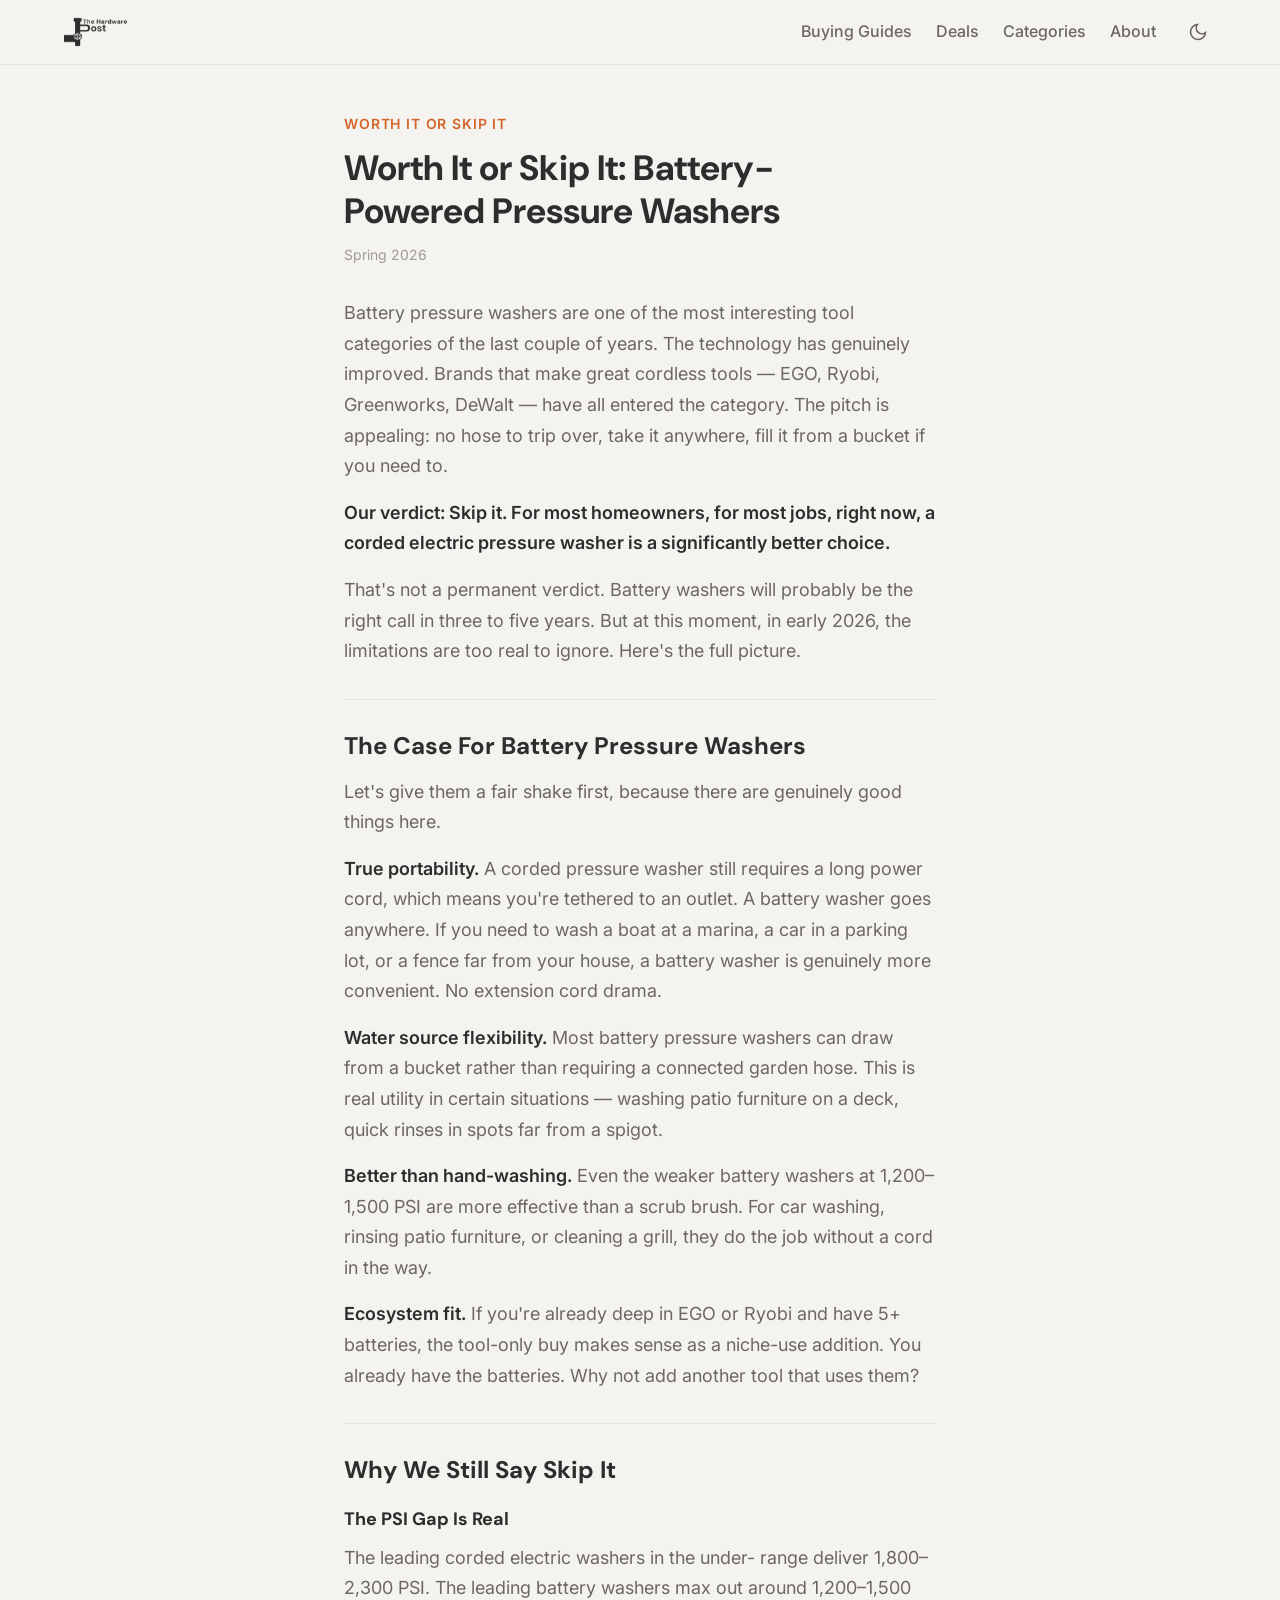
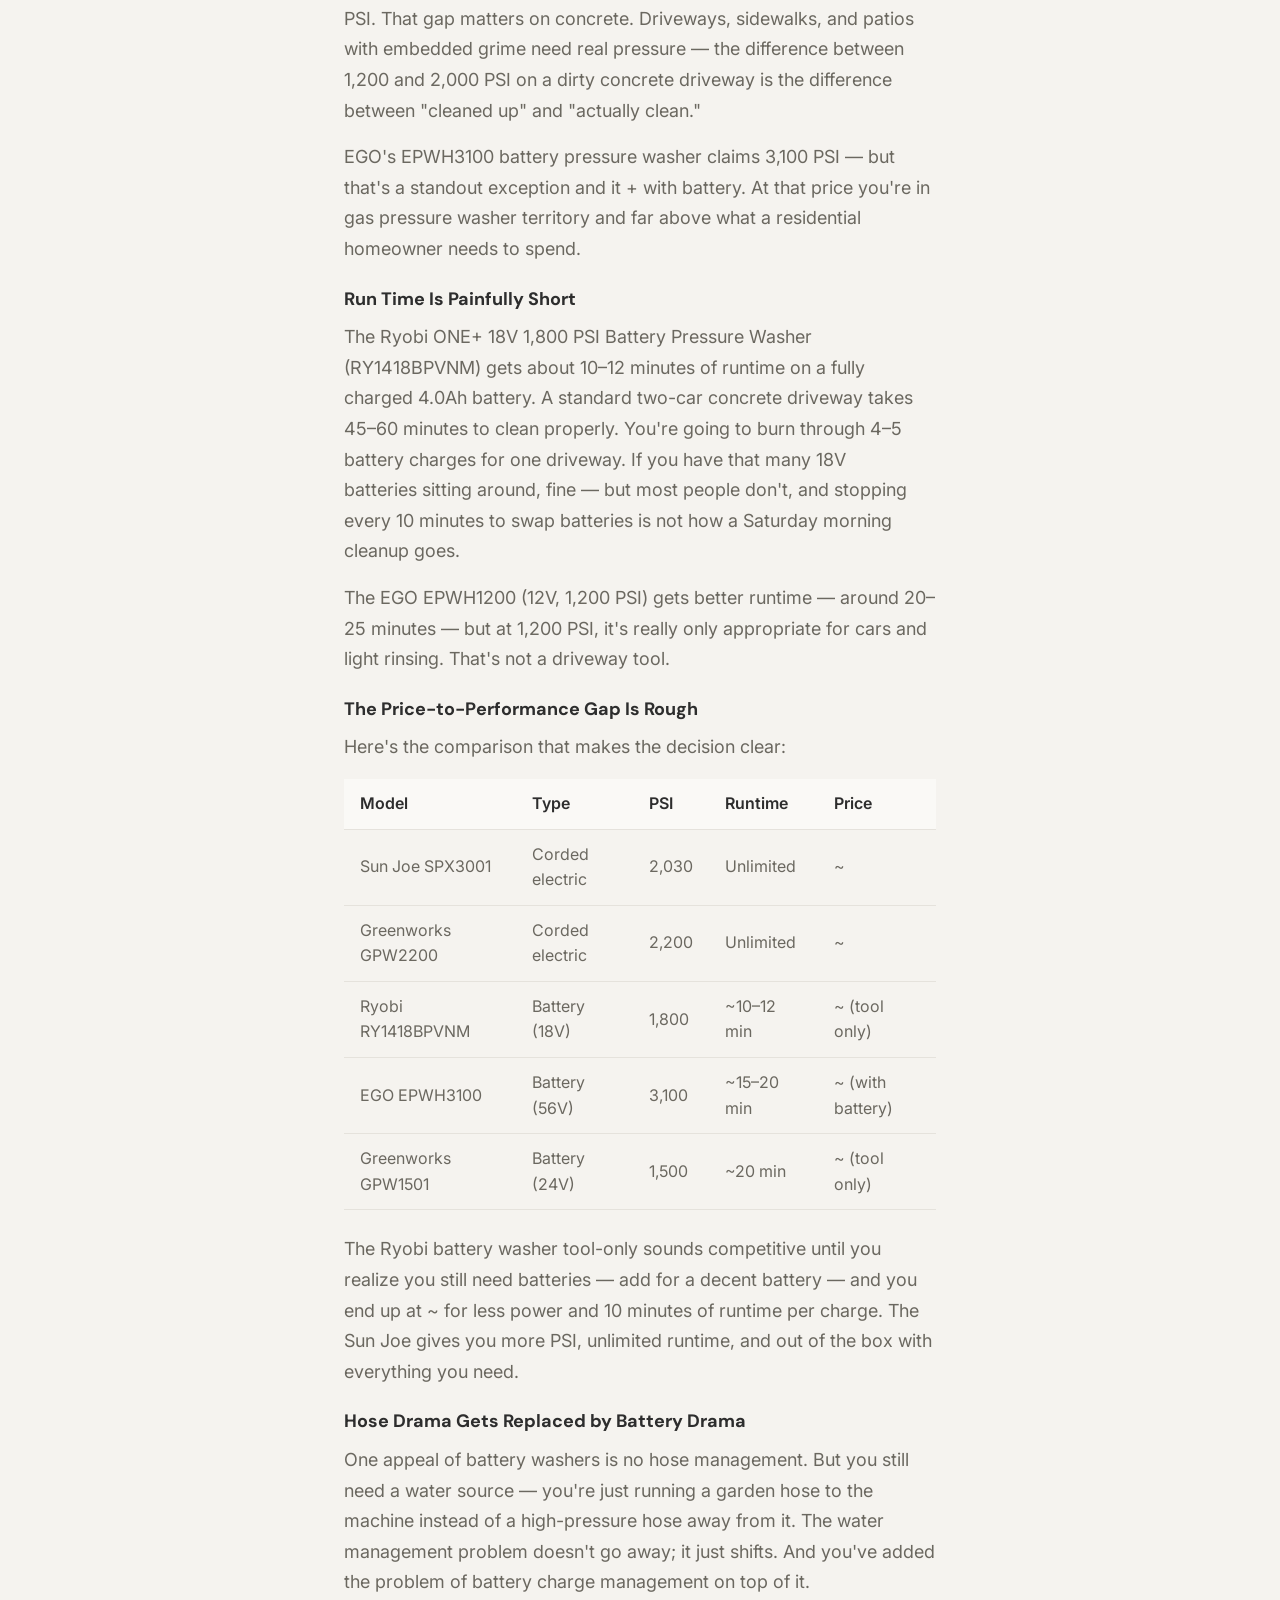
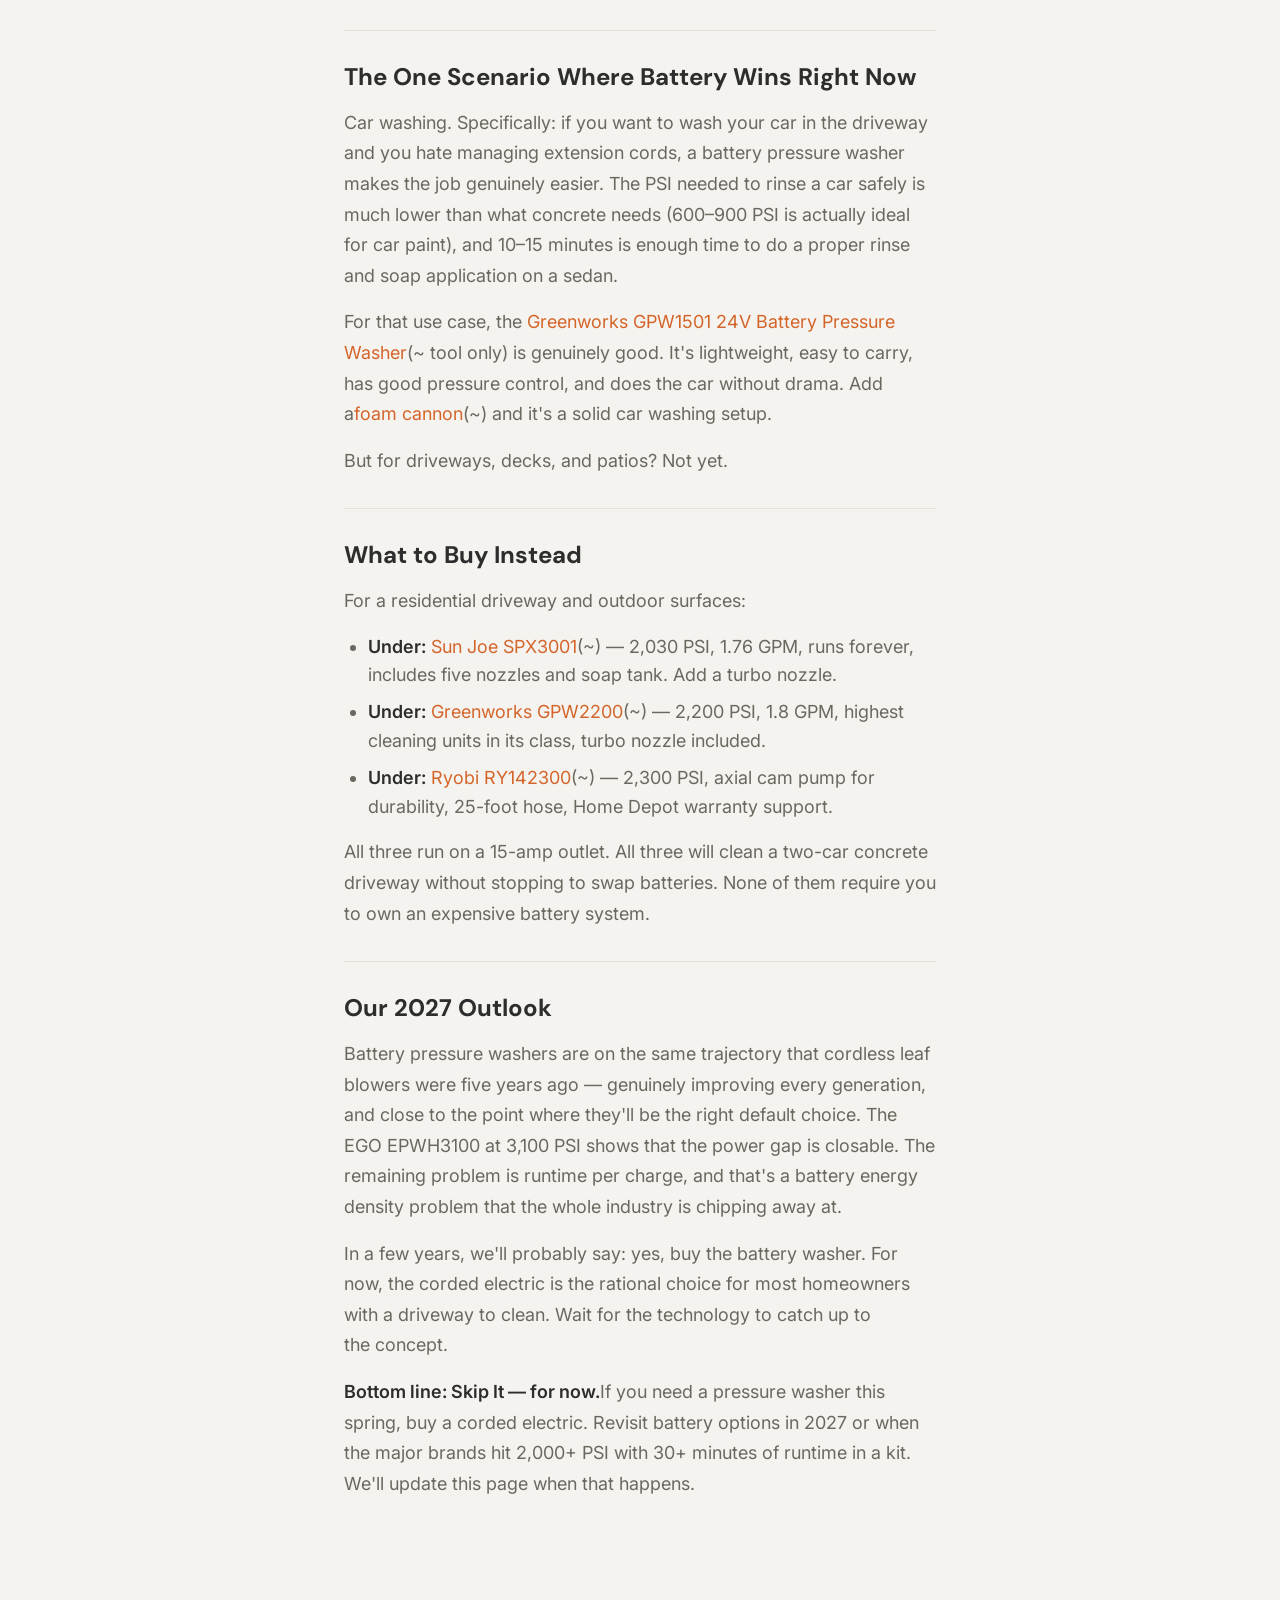
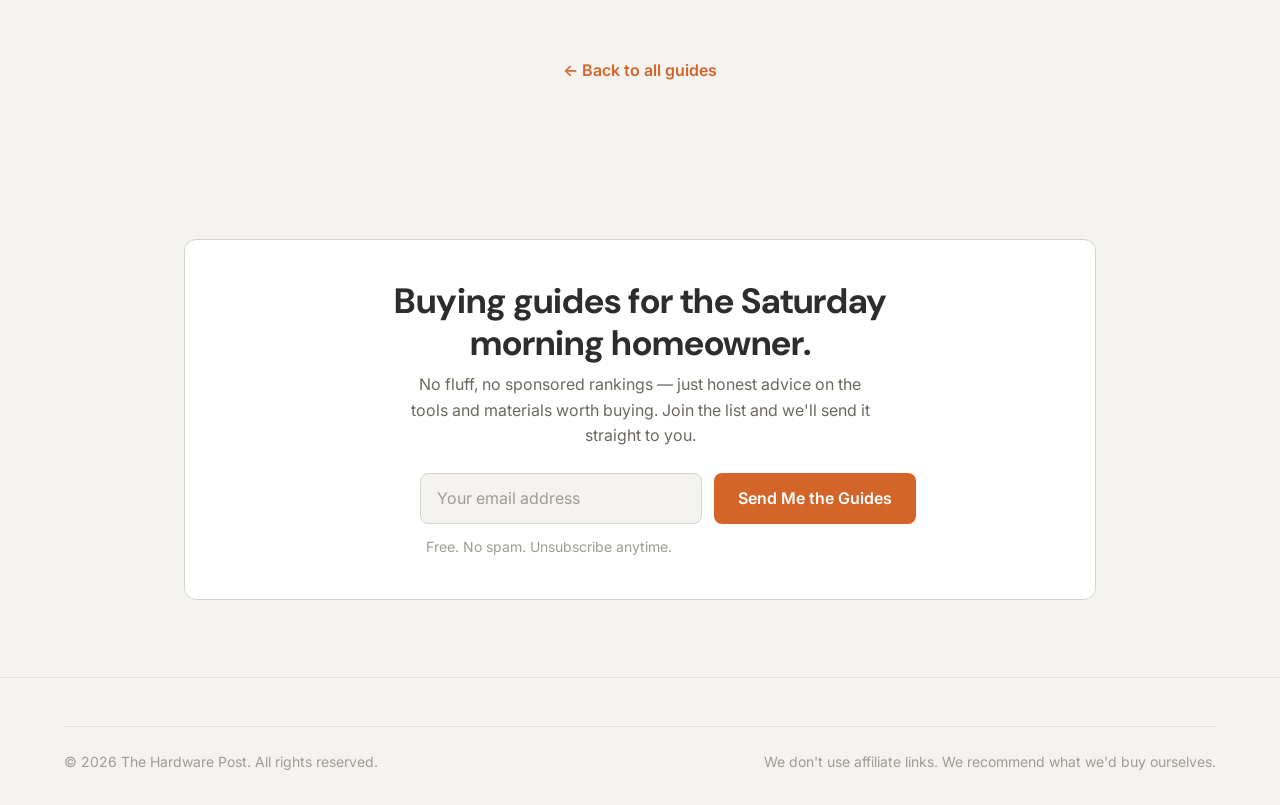
<file: articles/worth-it-or-skip-it-battery-pressure-washer.html>
<!DOCTYPE html>

<html lang="en">
<head>
<meta charset="utf-8"/>
<meta content="width=device-width, initial-scale=1.0" name="viewport"/>
<title>Worth It or Skip It: Battery-Powered Pressure Washers — The Hardware Post</title>
<meta content="Battery pressure washers are impressive technology. For most homeowners right now, they're not the right call. Here's why." name="description"/>
<meta content="Worth It or Skip It: Battery-Powered Pressure Washers — The Hardware Post" property="og:title"/>
<meta content="Battery pressure washers are impressive technology. For most homeowners right now, they're not the right call. Here's why." property="og:description"/>
<meta content="article" property="og:type"/>
<link href="../style.css" rel="stylesheet"/>
<!-- Google tag (gtag.js) -->
<script async="" src="https://www.googletagmanager.com/gtag/js?id=G-45VR59GWZ4"></script>
<script>
    window.dataLayer = window.dataLayer || [];
    function gtag(){dataLayer.push(arguments);}
    gtag('js', new Date());
    gtag('config', 'G-45VR59GWZ4');
  </script>
</head>
<body>
<header class="header" id="header">
<div class="header__inner">
<a class="header__logo" href="../">
<img alt="The Hardware Post" class="header__logo-img" src="../images/logo-header.png"/>
</a>
<nav class="header__nav" id="nav">
<a href="../#guides">Buying Guides</a>
<a href="../#deals">Deals</a>
<a href="../#categories">Categories</a>
<a href="../#about">About</a>
<button aria-label="Switch to dark mode" class="theme-toggle" data-theme-toggle="">
<svg fill="none" height="20" stroke="currentColor" stroke-width="2" viewbox="0 0 24 24" width="20"><path d="M21 12.79A9 9 0 1 1 11.21 3 7 7 0 0 0 21 12.79z"></path></svg>
</button>
</nav>
<button aria-label="Toggle menu" class="mobile-menu-btn" id="mobileMenuBtn">
<svg fill="none" height="24" stroke="currentColor" stroke-linecap="round" stroke-width="2" viewbox="0 0 24 24" width="24"><path d="M3 12h18M3 6h18M3 18h18"></path></svg>
</button>
</div>
</header>
<main>
<article>
<section class="article-header">
<div class="container container--narrow">
<p class="article-header__tag">Worth It or Skip It</p>
<h1 class="article-header__title">Worth It or Skip It: Battery-Powered Pressure Washers</h1>
<p class="article-header__meta">Spring 2026</p>
</div>
</section>
<section class="article-body">
<div class="container container--narrow">
<p>Battery pressure washers are one of the most interesting tool categories of the last couple of years. The technology has genuinely improved. Brands that make great cordless tools — EGO, Ryobi, Greenworks, DeWalt — have all entered the category. The pitch is appealing: no hose to trip over, take it anywhere, fill it from a bucket if you need to.</p>
<p><strong>Our verdict: Skip it. For most homeowners, for most jobs, right now, a corded electric pressure washer is a significantly better choice.</strong></p>
<p>That's not a permanent verdict. Battery washers will probably be the right call in three to five years. But at this moment, in early 2026, the limitations are too real to ignore. Here's the full picture.</p>
<hr/>
<h2>The Case For Battery Pressure Washers</h2>
<p>Let's give them a fair shake first, because there are genuinely good things here.</p>
<p><strong>True portability.</strong> A corded pressure washer still requires a long power cord, which means you're tethered to an outlet. A battery washer goes anywhere. If you need to wash a boat at a marina, a car in a parking lot, or a fence far from your house, a battery washer is genuinely more convenient. No extension cord drama.</p>
<p><strong>Water source flexibility.</strong> Most battery pressure washers can draw from a bucket rather than requiring a connected garden hose. This is real utility in certain situations — washing patio furniture on a deck, quick rinses in spots far from a spigot.</p>
<p><strong>Better than hand-washing.</strong> Even the weaker battery washers at 1,200–1,500 PSI are more effective than a scrub brush. For car washing, rinsing patio furniture, or cleaning a grill, they do the job without a cord in the way.</p>
<p><strong>Ecosystem fit.</strong> If you're already deep in EGO or Ryobi and have 5+ batteries, the tool-only buy makes sense as a niche-use addition. You already have the batteries. Why not add another tool that uses them?</p>
<hr/>
<h2>Why We Still Say Skip It</h2>
<h3>The PSI Gap Is Real</h3>
<p>The leading corded electric washers in the under- range deliver 1,800–2,300 PSI. The leading battery washers max out around 1,200–1,500 PSI. That gap matters on concrete. Driveways, sidewalks, and patios with embedded grime need real pressure — the difference between 1,200 and 2,000 PSI on a dirty concrete driveway is the difference between "cleaned up" and "actually clean."</p>
<p>EGO's EPWH3100 battery pressure washer claims 3,100 PSI — but that's a standout exception and it + with battery. At that price you're in gas pressure washer territory and far above what a residential homeowner needs to spend.</p>
<h3>Run Time Is Painfully Short</h3>
<p>The Ryobi ONE+ 18V 1,800 PSI Battery Pressure Washer (RY1418BPVNM) gets about 10–12 minutes of runtime on a fully charged 4.0Ah battery. A standard two-car concrete driveway takes 45–60 minutes to clean properly. You're going to burn through 4–5 battery charges for one driveway. If you have that many 18V batteries sitting around, fine — but most people don't, and stopping every 10 minutes to swap batteries is not how a Saturday morning cleanup goes.</p>
<p>The EGO EPWH1200 (12V, 1,200 PSI) gets better runtime — around 20–25 minutes — but at 1,200 PSI, it's really only appropriate for cars and light rinsing. That's not a driveway tool.</p>
<h3>The Price-to-Performance Gap Is Rough</h3>
<p>Here's the comparison that makes the decision clear:</p>
<table>
<thead>
<tr>
<th>Model</th>
<th>Type</th>
<th>PSI</th>
<th>Runtime</th>
<th>Price</th>
</tr>
</thead>
<tbody>
<tr>
<td>Sun Joe SPX3001</td>
<td>Corded electric</td>
<td>2,030</td>
<td>Unlimited</td>
<td>~</td>
</tr>
<tr>
<td>Greenworks GPW2200</td>
<td>Corded electric</td>
<td>2,200</td>
<td>Unlimited</td>
<td>~</td>
</tr>
<tr>
<td>Ryobi RY1418BPVNM</td>
<td>Battery (18V)</td>
<td>1,800</td>
<td>~10–12 min</td>
<td>~ (tool only)</td>
</tr>
<tr>
<td>EGO EPWH3100</td>
<td>Battery (56V)</td>
<td>3,100</td>
<td>~15–20 min</td>
<td>~ (with battery)</td>
</tr>
<tr>
<td>Greenworks GPW1501</td>
<td>Battery (24V)</td>
<td>1,500</td>
<td>~20 min</td>
<td>~ (tool only)</td>
</tr>
</tbody>
</table>
<p>The Ryobi battery washer tool-only sounds competitive until you realize you still need batteries — add for a decent battery — and you end up at ~ for less power and 10 minutes of runtime per charge. The Sun Joe gives you more PSI, unlimited runtime, and out of the box with everything you need.</p>
<h3>Hose Drama Gets Replaced by Battery Drama</h3>
<p>One appeal of battery washers is no hose management. But you still need a water source — you're just running a garden hose to the machine instead of a high-pressure hose away from it. The water management problem doesn't go away; it just shifts. And you've added the problem of battery charge management on top of it.</p>
<hr/>
<h2>The One Scenario Where Battery Wins Right Now</h2>
<p>Car washing. Specifically: if you want to wash your car in the driveway and you hate managing extension cords, a battery pressure washer makes the job genuinely easier. The PSI needed to rinse a car safely is much lower than what concrete needs (600–900 PSI is actually ideal for car paint), and 10–15 minutes is enough time to do a proper rinse and soap application on a sedan.</p>
<p>For that use case, the <a href="https://www.amazon.com/Greenworks-1500-PSI-Battery-Pressure-Washer/dp/B09GBFKJ56">Greenworks GPW1501 24V Battery Pressure Washer</a>(~ tool only) is genuinely good. It's lightweight, easy to carry, has good pressure control, and does the car without drama. Add a<a href="https://www.amazon.com/Chemical-Guys-HOL302-14-Item-Best/dp/B07WBTXFGF">foam cannon</a>(~) and it's a solid car washing setup.</p>
<p>But for driveways, decks, and patios? Not yet.</p>
<hr/>
<h2>What to Buy Instead</h2>
<p>For a residential driveway and outdoor surfaces:</p>
<ul>
<li><strong>Under:</strong> <a href="https://www.amazon.com/Sun-Joe-SPX3001-Electric-Pressure/dp/B07P7ZFM72">Sun Joe SPX3001</a>(~) — 2,030 PSI, 1.76 GPM, runs forever, includes five nozzles and soap tank. Add a turbo nozzle.</li>
<li><strong>Under:</strong> <a href="https://www.amazon.com/Greenworks-2200PSI-GPW2200-Pressure-Washer/dp/B09BFKGJVV">Greenworks GPW2200</a>(~) — 2,200 PSI, 1.8 GPM, highest cleaning units in its class, turbo nozzle included.</li>
<li><strong>Under:</strong> <a href="https://www.homedepot.com/p/RYOBI-2300-PSI-1-2-GPM-Cold-Water-Electric-Pressure-Washer-RY142300/315007875">Ryobi RY142300</a>(~) — 2,300 PSI, axial cam pump for durability, 25-foot hose, Home Depot warranty support.</li>
</ul>
<p>All three run on a 15-amp outlet. All three will clean a two-car concrete driveway without stopping to swap batteries. None of them require you to own an expensive battery system.</p>
<hr/>
<h2>Our 2027 Outlook</h2>
<p>Battery pressure washers are on the same trajectory that cordless leaf blowers were five years ago — genuinely improving every generation, and close to the point where they'll be the right default choice. The EGO EPWH3100 at 3,100 PSI shows that the power gap is closable. The remaining problem is runtime per charge, and that's a battery energy density problem that the whole industry is chipping away at.</p>
<p>In a few years, we'll probably say: yes, buy the battery washer. For now, the corded electric is the rational choice for most homeowners with a driveway to clean. Wait for the technology to catch up to the concept.</p>
<p><strong>Bottom line: Skip It — for now.</strong>If you need a pressure washer this spring, buy a corded electric. Revisit battery options in 2027 or when the major brands hit 2,000+ PSI with 30+ minutes of runtime in a kit. We'll update this page when that happens.</p>
</div>
</section>
</article>
<section class="section">
<div class="container container--narrow" style="text-align: center;">
<a href="../" style="font-weight: 600; font-size: var(--text-sm);">← Back to all guides</a>
</div>
</section>
<section class="section" id="newsletter">
<div class="container container--default">
<div class="newsletter">
<h2 class="newsletter__title">Buying guides for the Saturday morning homeowner.</h2>
<p class="newsletter__text">No fluff, no sponsored rankings — just honest advice on the tools and materials worth buying. Join the list and we'll send it straight to you.</p>
<script src="https://f.convertkit.com/ckjs/ck.5.js"></script>
<form action="https://app.convertkit.com/forms/9332724/subscriptions" class="seva-form formkit-form" data-format="inline" data-sv-form="9332724" data-uid="83792e4516" data-version="5" method="post" min-width="400 500 600 700 800" style="max-width: 440px; margin: 0 auto;">
<div data-style="clean">
<ul class="formkit-alert formkit-alert-error" data-element="errors" data-group="alert" style="list-style: none; padding: 0; font-size: var(--text-xs); color: var(--color-warning);"></ul>
<div class="newsletter__form" data-element="fields" data-stacked="false">
<input aria-label="Email address" class="formkit-input newsletter__input" name="email_address" placeholder="Your email address" required="" type="email"/>
<button class="formkit-submit newsletter__btn" data-element="submit" type="submit">
<span>Send Me the Guides</span>
</button>
</div>
</div>
</form>
<p style="font-size: var(--text-xs); color: var(--color-text-muted); margin-top: var(--space-3);">Free. No spam. Unsubscribe anytime.</p>
</div>
</div>
</section>
</main>
<footer class="footer">
<div class="container">
<div class="footer__bottom">
<p>© 2026 The Hardware Post. All rights reserved.</p>
<p>We don't use affiliate links. We recommend what we'd buy ourselves.</p>
</div>
</div>
</footer>
<script>
    (function() {
      const t = document.querySelector('[data-theme-toggle]'), r = document.documentElement;
      let d = matchMedia('(prefers-color-scheme:dark)').matches ? 'dark' : 'light';
      r.setAttribute('data-theme', d);
      t && t.addEventListener('click', () => { d = d === 'dark' ? 'light' : 'dark'; r.setAttribute('data-theme', d); t.setAttribute('aria-label', 'Switch to ' + (d === 'dark' ? 'light' : 'dark') + ' mode'); t.innerHTML = d === 'dark' ? '<svg width="20" height="20" viewBox="0 0 24 24" fill="none" stroke="currentColor" stroke-width="2"><circle cx="12" cy="12" r="5"/><path d="M12 1v2M12 21v2M4.22 4.22l1.42 1.42M18.36 18.36l1.42 1.42M1 12h2M21 12h2M4.22 19.78l1.42-1.42M18.36 5.64l1.42-1.42"/></svg>' : '<svg width="20" height="20" viewBox="0 0 24 24" fill="none" stroke="currentColor" stroke-width="2"><path d="M21 12.79A9 9 0 1 1 11.21 3 7 7 0 0 0 21 12.79z"/></svg>'; });
    })();
    window.addEventListener('scroll', () => { document.getElementById('header').classList.toggle('header--scrolled', window.scrollY > 10); });
    document.getElementById('mobileMenuBtn').addEventListener('click', () => { document.getElementById('nav').classList.toggle('active'); });
  </script>
</body>
</html>
</file>
<file: style.css>
/* ═══════════════════════════════════════
   THE HARDWARE POST — Design System
   ═══════════════════════════════════════ */

/* Fonts: DM Sans (headings) + Inter (body) */
@import url('https://fonts.googleapis.com/css2?family=DM+Sans:wght@500;600;700&family=Inter:wght@400;500;600&display=swap');

/* ── Tokens ── */
:root {
  --font-display: 'DM Sans', 'Helvetica Neue', sans-serif;
  --font-body: 'Inter', system-ui, sans-serif;

  /* Type Scale (fluid) */
  --text-xs: clamp(0.75rem, 0.7rem + 0.25vw, 0.875rem);
  --text-sm: clamp(0.875rem, 0.8rem + 0.35vw, 1rem);
  --text-base: clamp(1rem, 0.95rem + 0.25vw, 1.125rem);
  --text-lg: clamp(1.125rem, 1rem + 0.75vw, 1.5rem);
  --text-xl: clamp(1.5rem, 1.2rem + 1.25vw, 2.25rem);
  --text-2xl: clamp(2rem, 1.2rem + 2.5vw, 3.5rem);

  /* 4px Spacing */
  --space-1: 0.25rem;
  --space-2: 0.5rem;
  --space-3: 0.75rem;
  --space-4: 1rem;
  --space-5: 1.25rem;
  --space-6: 1.5rem;
  --space-8: 2rem;
  --space-10: 2.5rem;
  --space-12: 3rem;
  --space-16: 4rem;
  --space-20: 5rem;
  --space-24: 6rem;

  /* Content Widths */
  --content-narrow: 640px;
  --content-default: 960px;
  --content-wide: 1200px;

  /* Radius */
  --radius-sm: 0.375rem;
  --radius-md: 0.5rem;
  --radius-lg: 0.75rem;

  /* Transition */
  --transition-interactive: 180ms cubic-bezier(0.16, 1, 0.3, 1);
}

/* ── Light Mode (default) ── */
:root, [data-theme="light"] {
  --color-bg: #F5F3EF;
  --color-surface: #FFFFFF;
  --color-surface-alt: #FAF9F6;
  --color-border: #D6D3CD;
  --color-divider: #E5E2DC;

  --color-text: #2D2D2D;
  --color-text-secondary: #6B6860;
  --color-text-muted: #9E9B94;

  --color-accent: #D4652A;
  --color-accent-hover: #B85322;
  --color-accent-light: #FFF0E8;

  --color-success: #3D7A3E;
  --color-success-light: #EBF5EB;
  --color-warning: #C4432B;
  --color-warning-light: #FDECEC;

  --shadow-sm: 0 1px 3px rgba(45,45,45,0.06);
  --shadow-md: 0 4px 12px rgba(45,45,45,0.08);
  --shadow-lg: 0 12px 32px rgba(45,45,45,0.12);
}

/* ── Dark Mode ── */
[data-theme="dark"] {
  --color-bg: #1A1918;
  --color-surface: #242320;
  --color-surface-alt: #2A2926;
  --color-border: #3D3B38;
  --color-divider: #333230;

  --color-text: #E0DFDC;
  --color-text-secondary: #A09E99;
  --color-text-muted: #6B6964;

  --color-accent: #E88A55;
  --color-accent-hover: #F0A070;
  --color-accent-light: #3A2E24;

  --color-success: #6DAA45;
  --color-success-light: #2A3326;
  --color-warning: #DD6956;
  --color-warning-light: #3A2828;

  --shadow-sm: 0 1px 3px rgba(0,0,0,0.3);
  --shadow-md: 0 4px 12px rgba(0,0,0,0.4);
  --shadow-lg: 0 12px 32px rgba(0,0,0,0.5);
}

@media (prefers-color-scheme: dark) {
  :root:not([data-theme]) {
    --color-bg: #1A1918;
    --color-surface: #242320;
    --color-surface-alt: #2A2926;
    --color-border: #3D3B38;
    --color-divider: #333230;
    --color-text: #E0DFDC;
    --color-text-secondary: #A09E99;
    --color-text-muted: #6B6964;
    --color-accent: #E88A55;
    --color-accent-hover: #F0A070;
    --color-accent-light: #3A2E24;
    --color-success: #6DAA45;
    --color-success-light: #2A3326;
    --color-warning: #DD6956;
    --color-warning-light: #3A2828;
    --shadow-sm: 0 1px 3px rgba(0,0,0,0.3);
    --shadow-md: 0 4px 12px rgba(0,0,0,0.4);
    --shadow-lg: 0 12px 32px rgba(0,0,0,0.5);
  }
}

/* ── Base Reset ── */
*, *::before, *::after { box-sizing: border-box; margin: 0; padding: 0; }
html {
  -webkit-font-smoothing: antialiased;
  -moz-osx-font-smoothing: grayscale;
  text-rendering: optimizeLegibility;
  scroll-behavior: smooth;
  scroll-padding-top: var(--space-16);
}
body {
  min-height: 100dvh;
  line-height: 1.6;
  font-family: var(--font-body);
  font-size: var(--text-base);
  color: var(--color-text);
  background-color: var(--color-bg);
}
img, picture, video, svg { display: block; max-width: 100%; height: auto; }
input, button, textarea, select { font: inherit; color: inherit; }
h1, h2, h3, h4 { text-wrap: balance; line-height: 1.2; font-family: var(--font-display); }
p, li, figcaption { text-wrap: pretty; max-width: 72ch; }
a { color: var(--color-accent); text-decoration: none; transition: color var(--transition-interactive); }
a:hover { color: var(--color-accent-hover); }
button { cursor: pointer; background: none; border: none; }

a, button, [role="button"], input, textarea, select {
  transition: color var(--transition-interactive), background var(--transition-interactive),
    border-color var(--transition-interactive), box-shadow var(--transition-interactive);
}

:focus-visible { outline: 2px solid var(--color-accent); outline-offset: 3px; border-radius: var(--radius-sm); }
::selection { background: rgba(212,101,42,0.2); color: var(--color-text); }

@media (prefers-reduced-motion: reduce) {
  *, *::before, *::after {
    animation-duration: 0.01ms !important;
    transition-duration: 0.01ms !important;
    scroll-behavior: auto !important;
  }
}

.sr-only { position: absolute; width: 1px; height: 1px; padding: 0; margin: -1px; overflow: hidden; clip: rect(0,0,0,0); white-space: nowrap; border-width: 0; }

/* ── Layout ── */
.container { width: 100%; max-width: var(--content-wide); margin: 0 auto; padding-inline: var(--space-6); }
.container--narrow { max-width: var(--content-narrow); }
.container--default { max-width: var(--content-default); }

/* ── Header ── */
.header {
  position: sticky; top: 0; z-index: 50;
  background: var(--color-bg);
  border-bottom: 1px solid var(--color-divider);
  transition: box-shadow 0.3s ease;
}
.header--scrolled { box-shadow: var(--shadow-sm); }
.header__inner {
  display: flex; align-items: center; justify-content: space-between;
  height: 64px;
  max-width: var(--content-wide); margin: 0 auto;
  padding-inline: var(--space-6);
}
.header__logo {
  text-decoration: none;
  display: flex; align-items: center;
}
.header__logo-img {
  height: 40px;
  width: auto;
}
[data-theme="dark"] .header__logo-img {
  filter: invert(1) brightness(0.85);
}

.header__nav { display: flex; align-items: center; gap: var(--space-6); }
.header__nav a {
  font-size: var(--text-sm); font-weight: 500;
  color: var(--color-text-secondary); text-decoration: none;
}
.header__nav a:hover { color: var(--color-text); }

.theme-toggle {
  display: flex; align-items: center; justify-content: center;
  width: 36px; height: 36px; border-radius: var(--radius-md);
  color: var(--color-text-secondary);
}
.theme-toggle:hover { background: var(--color-surface-alt); color: var(--color-text); }

/* Mobile nav */
.mobile-menu-btn { display: none; width: 36px; height: 36px; align-items: center; justify-content: center; color: var(--color-text); }
@media (max-width: 768px) {
  .header__nav { display: none; }
  .header__nav.active {
    display: flex; flex-direction: column;
    position: absolute; top: 64px; left: 0; right: 0;
    background: var(--color-bg); border-bottom: 1px solid var(--color-divider);
    padding: var(--space-6); gap: var(--space-4);
  }
  .mobile-menu-btn { display: flex; }
}

/* ── Hero ── */
.hero {
  position: relative;
  padding: clamp(var(--space-20), 14vw, 10rem) 0;
  text-align: center;
  background-size: cover;
  background-position: center 40%;
  background-repeat: no-repeat;
  overflow: hidden;
}
.hero__overlay {
  position: absolute; inset: 0;
  background: linear-gradient(
    to bottom,
    rgba(45,45,45,0.55) 0%,
    rgba(45,45,45,0.65) 50%,
    rgba(45,45,45,0.75) 100%
  );
}
[data-theme="dark"] .hero__overlay {
  background: linear-gradient(
    to bottom,
    rgba(26,25,24,0.6) 0%,
    rgba(26,25,24,0.72) 50%,
    rgba(26,25,24,0.82) 100%
  );
}
.hero__content { position: relative; z-index: 1; }
.hero__title {
  font-size: var(--text-2xl); font-weight: 700;
  letter-spacing: -0.03em;
  margin-bottom: var(--space-4);
  color: #fff;
  text-shadow: 0 2px 12px rgba(0,0,0,0.2);
}
.hero__subtitle {
  font-size: var(--text-base);
  color: rgba(255,255,255,0.88);
  max-width: 560px; margin: 0 auto var(--space-8);
  line-height: 1.7;
}
.hero__cta {
  display: inline-flex; align-items: center; gap: var(--space-2);
  background: var(--color-accent); color: #fff;
  padding: var(--space-3) var(--space-6);
  border-radius: var(--radius-md);
  font-weight: 600; font-size: var(--text-sm);
  text-decoration: none;
  box-shadow: 0 4px 16px rgba(0,0,0,0.2);
}
.hero__cta:hover { background: var(--color-accent-hover); color: #fff; }

/* ── Section ── */
.section { padding: clamp(var(--space-12), 6vw, var(--space-20)) 0; }
.section__title {
  font-size: var(--text-xl); font-weight: 700;
  letter-spacing: -0.02em;
  margin-bottom: var(--space-8);
}
.section__subtitle {
  font-size: var(--text-sm); font-weight: 600;
  color: var(--color-accent); text-transform: uppercase;
  letter-spacing: 0.08em;
  margin-bottom: var(--space-2);
}

/* ── Breather Image ── */
.breather {
  position: relative;
  height: clamp(200px, 28vw, 400px);
  overflow: hidden;
}
.breather__img {
  width: 100%; height: 100%;
  object-fit: cover;
  object-position: center 60%;
}

/* ── Article Cards ── */
.article-grid {
  display: grid;
  grid-template-columns: repeat(auto-fill, minmax(300px, 1fr));
  gap: var(--space-6);
}
.article-card {
  background: var(--color-surface);
  border: 1px solid var(--color-border);
  border-radius: var(--radius-lg);
  overflow: hidden;
  transition: box-shadow var(--transition-interactive), transform var(--transition-interactive);
  text-decoration: none; color: inherit; display: block;
}
.article-card:hover { box-shadow: var(--shadow-md); transform: translateY(-2px); color: inherit; }
.article-card:hover .article-card__img { transform: scale(1.04); }
.article-card__img-wrap {
  height: 200px; overflow: hidden;
}
.article-card__img {
  width: 100%; height: 100%;
  object-fit: cover;
  transition: transform 0.4s ease;
}
.article-card__body {
  padding: var(--space-5) var(--space-6) var(--space-6);
}
.article-card__tag {
  display: inline-block;
  font-size: var(--text-xs); font-weight: 600;
  color: var(--color-accent); text-transform: uppercase;
  letter-spacing: 0.06em;
  margin-bottom: var(--space-3);
}
.article-card__title {
  font-size: var(--text-lg); font-weight: 700;
  margin-bottom: var(--space-2);
  line-height: 1.3;
}
.article-card__excerpt {
  font-size: var(--text-sm);
  color: var(--color-text-secondary);
  line-height: 1.6;
}
.article-card__meta {
  margin-top: var(--space-4);
  font-size: var(--text-xs);
  color: var(--color-text-muted);
}

/* ── Value Props ── */
.value-grid {
  display: grid;
  grid-template-columns: repeat(auto-fill, minmax(240px, 1fr));
  gap: var(--space-6);
}
.value-card {
  padding: var(--space-6);
  background: var(--color-surface);
  border: 1px solid var(--color-border);
  border-radius: var(--radius-lg);
}
.value-card__icon {
  width: 40px; height: 40px;
  display: flex; align-items: center; justify-content: center;
  background: var(--color-accent-light);
  color: var(--color-accent);
  border-radius: var(--radius-md);
  margin-bottom: var(--space-4);
}
.value-card__title {
  font-family: var(--font-display);
  font-size: var(--text-base); font-weight: 700;
  margin-bottom: var(--space-2);
}
.value-card__text {
  font-size: var(--text-sm);
  color: var(--color-text-secondary);
  line-height: 1.6;
}

/* ── Newsletter Signup ── */
.newsletter {
  background: var(--color-surface);
  border: 1px solid var(--color-border);
  border-radius: var(--radius-lg);
  padding: var(--space-10);
  text-align: center;
}
.newsletter__title {
  font-size: var(--text-xl); font-weight: 700;
  margin-bottom: var(--space-2);
}
.newsletter__text {
  font-size: var(--text-sm);
  color: var(--color-text-secondary);
  max-width: 480px; margin: 0 auto var(--space-6);
}
.newsletter__form {
  display: flex; gap: var(--space-3);
  max-width: 440px; margin: 0 auto;
}
.newsletter__input {
  flex: 1;
  padding: var(--space-3) var(--space-4);
  background: var(--color-bg);
  border: 1px solid var(--color-border);
  border-radius: var(--radius-md);
  font-size: var(--text-sm);
}
.newsletter__input:focus { outline: 2px solid var(--color-accent); outline-offset: -1px; border-color: var(--color-accent); }
.newsletter__input::placeholder { color: var(--color-text-muted); }
.newsletter__btn {
  background: var(--color-accent); color: #fff;
  padding: var(--space-3) var(--space-6);
  border-radius: var(--radius-md);
  font-weight: 600; font-size: var(--text-sm);
  white-space: nowrap;
}
.newsletter__btn:hover { background: var(--color-accent-hover); }
@media (max-width: 480px) {
  .newsletter__form { flex-direction: column; }
}

/* Where-to-buy links */
.where-to-buy {
  font-size: var(--text-sm);
  color: var(--color-text-muted);
  background: var(--color-surface-alt);
  border: 1px solid var(--color-border);
  border-radius: var(--radius-md);
  padding: var(--space-3) var(--space-4);
  margin-top: var(--space-3);
  margin-bottom: var(--space-5);
}
.where-to-buy a {
  color: var(--color-accent);
  font-weight: 600;
}
.where-to-buy a:hover {
  text-decoration: underline;
}

/* Kit form overrides — keep form consistent with site design */
.formkit-form[data-uid="83792e4516"] {
  background: transparent !important;
  border: none !important;
  padding: 0 !important;
  font-family: var(--font-body) !important;
}
.formkit-form[data-uid="83792e4516"] .formkit-input {
  background: var(--color-bg) !important;
  border: 1px solid var(--color-border) !important;
  border-radius: var(--radius-md) !important;
  font-family: var(--font-body) !important;
  font-size: var(--text-sm) !important;
  color: var(--color-text) !important;
}
.formkit-form[data-uid="83792e4516"] .formkit-input:focus {
  outline: 2px solid var(--color-accent) !important;
  outline-offset: -1px !important;
  border-color: var(--color-accent) !important;
}
.formkit-form[data-uid="83792e4516"] .formkit-input::placeholder {
  color: var(--color-text-muted) !important;
}
.formkit-form[data-uid="83792e4516"] .formkit-submit {
  background: var(--color-accent) !important;
  border-radius: var(--radius-md) !important;
  font-family: var(--font-body) !important;
  font-weight: 600 !important;
  font-size: var(--text-sm) !important;
}
.formkit-form[data-uid="83792e4516"] .formkit-submit:hover {
  background: var(--color-accent-hover) !important;
}

/* ── Disclosure Banner ── */
.disclosure {
  background: var(--color-surface-alt);
  border: 1px solid var(--color-border);
  border-radius: var(--radius-md);
  padding: var(--space-3) var(--space-4);
  font-size: var(--text-xs);
  color: var(--color-text-secondary);
  line-height: 1.5;
  margin-bottom: var(--space-6);
}

/* ── Footer ── */
.footer {
  border-top: 1px solid var(--color-divider);
  padding: var(--space-12) 0 var(--space-8);
  color: var(--color-text-secondary);
  font-size: var(--text-sm);
}
.footer__grid {
  display: grid;
  grid-template-columns: 2fr 1fr 1fr 1fr;
  gap: var(--space-8);
  margin-bottom: var(--space-10);
}
.footer__brand { max-width: 280px; }
.footer__brand-name {
  font-family: var(--font-display); font-weight: 700;
  font-size: var(--text-base); color: var(--color-text);
  margin-bottom: var(--space-2);
}
.footer__brand-desc { font-size: var(--text-xs); line-height: 1.6; }
.footer__col-title {
  font-family: var(--font-display); font-weight: 600;
  font-size: var(--text-xs); text-transform: uppercase;
  letter-spacing: 0.08em; color: var(--color-text);
  margin-bottom: var(--space-4);
}
.footer__links { list-style: none; display: flex; flex-direction: column; gap: var(--space-2); }
.footer__links a { color: var(--color-text-secondary); font-size: var(--text-xs); }
.footer__links a:hover { color: var(--color-text); }
.footer__bottom {
  border-top: 1px solid var(--color-divider);
  padding-top: var(--space-6);
  font-size: var(--text-xs);
  color: var(--color-text-muted);
  display: flex; justify-content: space-between; align-items: center;
}
@media (max-width: 768px) {
  .footer__grid { grid-template-columns: 1fr 1fr; }
  .footer__brand { grid-column: 1 / -1; }
  .footer__bottom { flex-direction: column; gap: var(--space-2); text-align: center; }
}
@media (max-width: 480px) {
  .footer__grid { grid-template-columns: 1fr; }
}

/* ── Badge Components ── */
.badge {
  display: inline-flex; align-items: center; gap: var(--space-1);
  padding: var(--space-1) var(--space-2);
  border-radius: var(--radius-sm);
  font-size: var(--text-xs); font-weight: 600;
}
.badge--worth-it { background: var(--color-success-light); color: var(--color-success); }
.badge--skip-it { background: var(--color-warning-light); color: var(--color-warning); }
.badge--deal { background: var(--color-accent-light); color: var(--color-accent); }

/* ── Article Page ── */
.article-header { padding: var(--space-12) 0 var(--space-8); }
.article-header__tag { font-size: var(--text-xs); font-weight: 600; color: var(--color-accent); text-transform: uppercase; letter-spacing: 0.06em; margin-bottom: var(--space-3); }
.article-header__title { font-size: var(--text-xl); font-weight: 700; margin-bottom: var(--space-3); }
.article-header__meta { font-size: var(--text-xs); color: var(--color-text-muted); }

.article-body { padding-bottom: var(--space-16); }
.article-body h2 { font-size: var(--text-lg); font-weight: 700; margin: var(--space-8) 0 var(--space-4); }
.article-body h3 { font-size: var(--text-base); font-weight: 700; margin: var(--space-6) 0 var(--space-3); }
.article-body p { margin-bottom: var(--space-4); color: var(--color-text-secondary); line-height: 1.7; }
.article-body ul, .article-body ol { margin-bottom: var(--space-4); padding-left: var(--space-6); }
.article-body li { margin-bottom: var(--space-2); color: var(--color-text-secondary); line-height: 1.6; }
.article-body strong { color: var(--color-text); font-weight: 600; }

/* Product card within articles */
.product-pick {
  background: var(--color-surface);
  border: 1px solid var(--color-border);
  border-radius: var(--radius-lg);
  padding: var(--space-6);
  margin: var(--space-6) 0;
}
.product-pick__header { display: flex; justify-content: space-between; align-items: flex-start; margin-bottom: var(--space-3); }
.product-pick__name { font-family: var(--font-display); font-weight: 700; font-size: var(--text-base); }
.product-pick__price { font-weight: 600; color: var(--color-accent); }
.product-pick__specs { font-size: var(--text-xs); color: var(--color-text-muted); margin-bottom: var(--space-3); }
.product-pick__take { font-size: var(--text-sm); color: var(--color-text-secondary); line-height: 1.6; margin-bottom: var(--space-4); }
.product-pick__link {
  display: inline-flex; align-items: center; gap: var(--space-1);
  font-size: var(--text-sm); font-weight: 600;
  color: var(--color-accent);
}
.product-pick__link:hover { color: var(--color-accent-hover); }

/* Article body extras */
.article-body hr {
  border: none;
  border-top: 1px solid var(--color-divider);
  margin: var(--space-8) 0;
}
.article-body table {
  width: 100%; border-collapse: collapse;
  margin-bottom: var(--space-6); font-size: var(--text-sm);
}
.article-body th, .article-body td {
  padding: var(--space-3) var(--space-4);
  border-bottom: 1px solid var(--color-divider);
  text-align: left;
}
.article-body th {
  font-weight: 600; color: var(--color-text);
  background: var(--color-surface-alt);
}
.article-body td { color: var(--color-text-secondary); }
.article-body blockquote {
  border-left: 3px solid var(--color-accent);
  padding-left: var(--space-4);
  margin: var(--space-4) 0;
  color: var(--color-text-secondary);
  font-style: italic;
}
</file>
